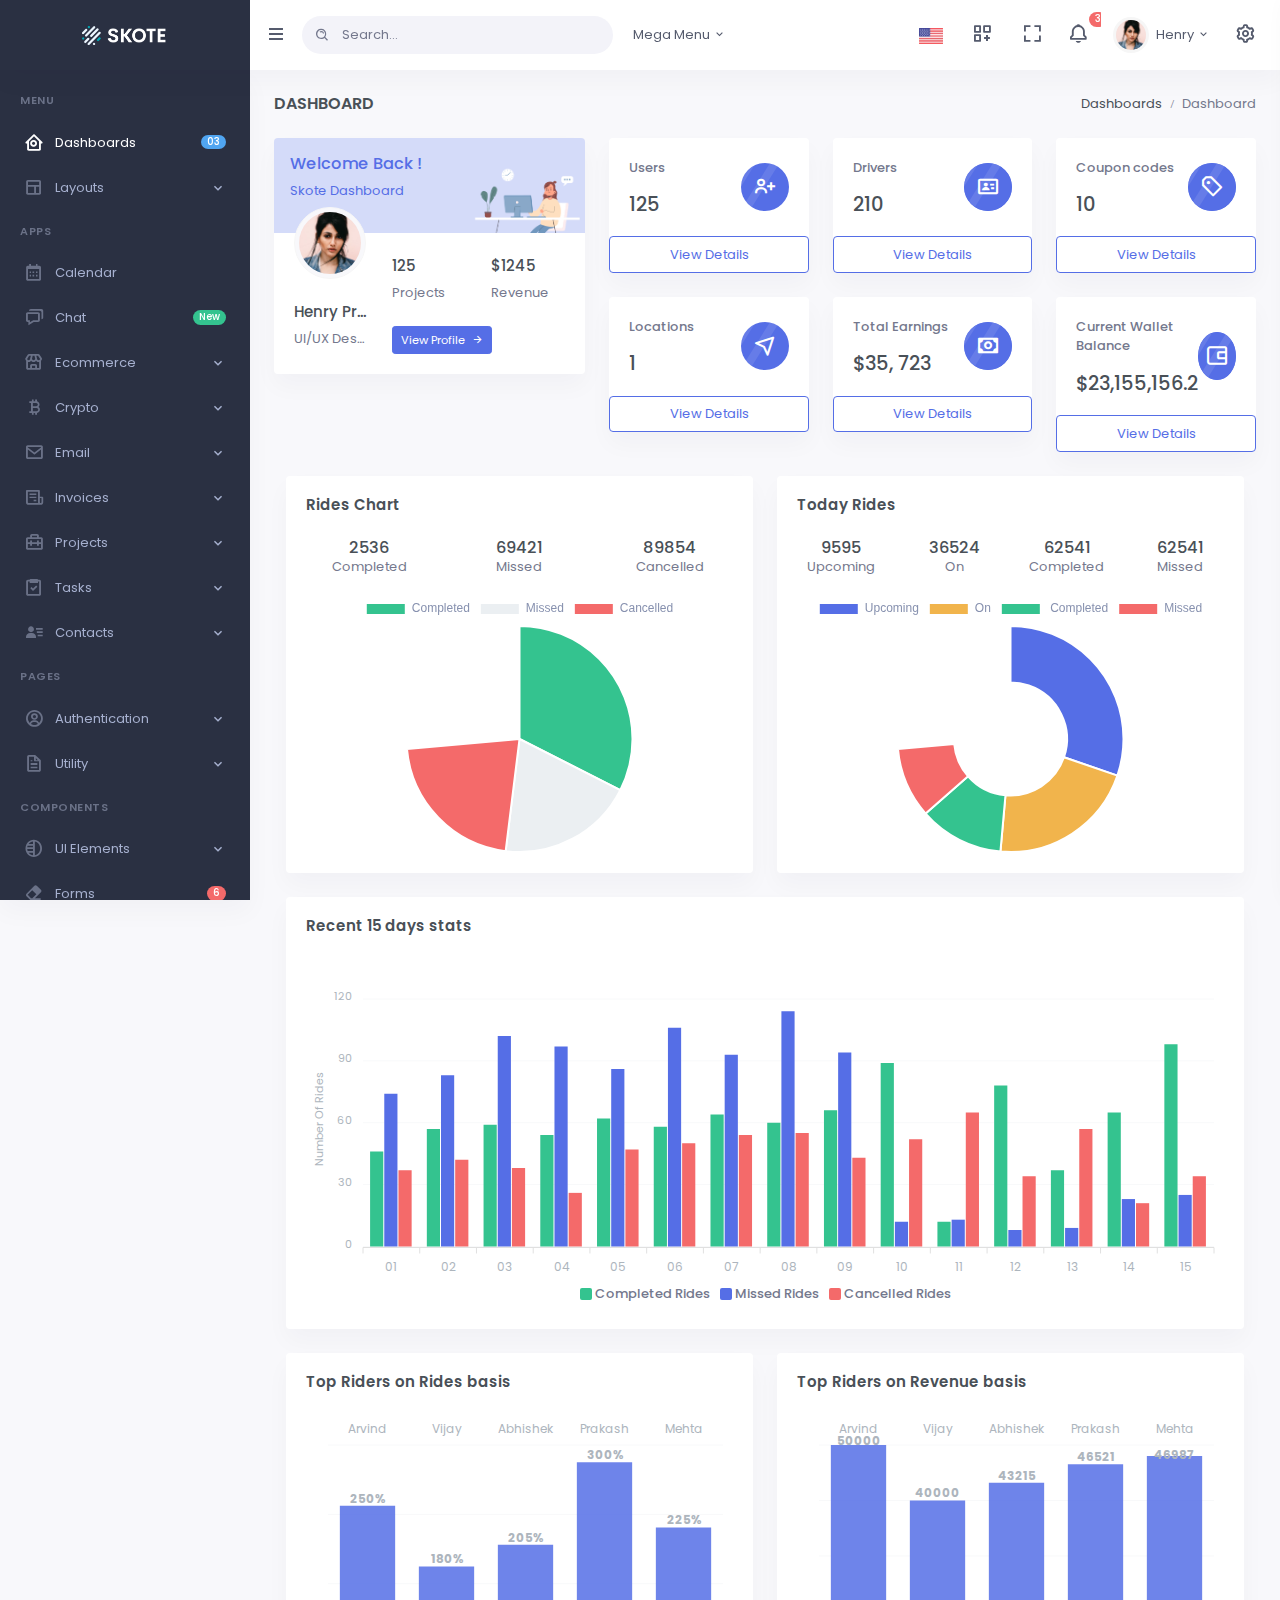
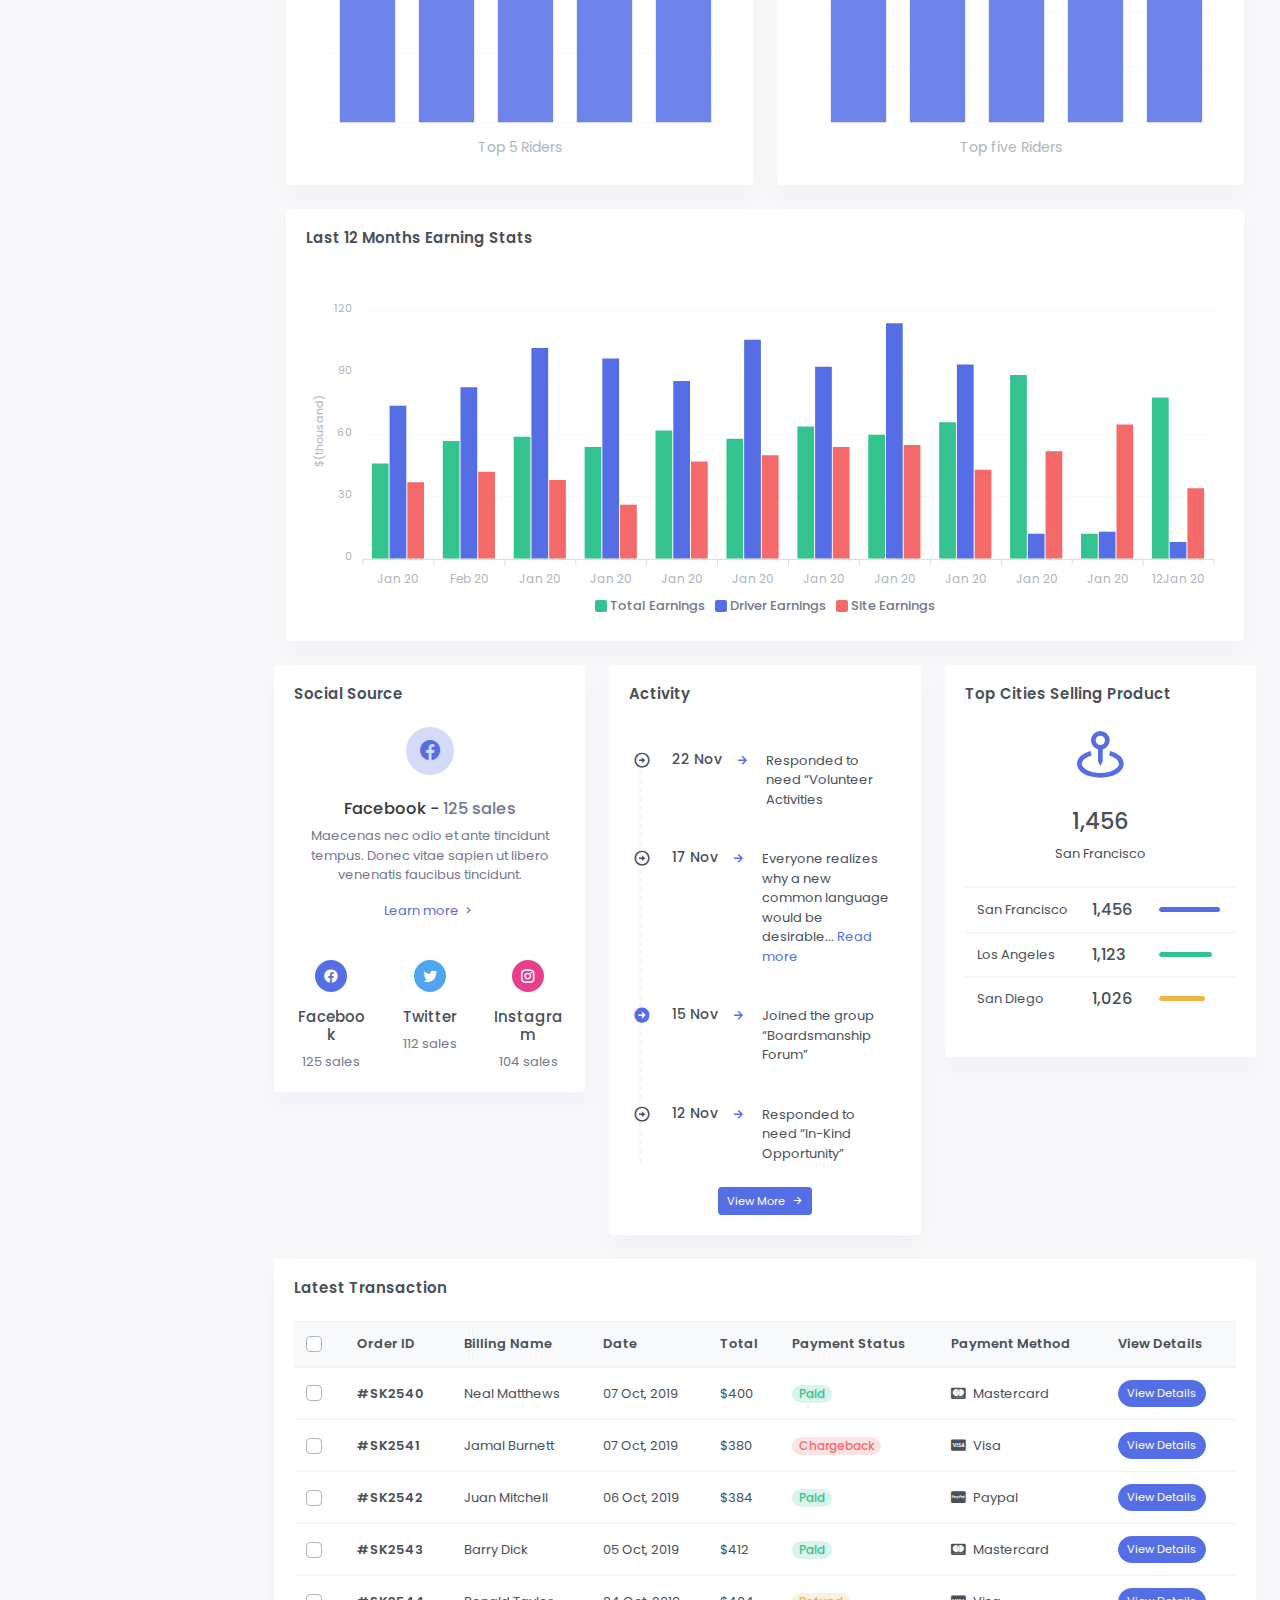
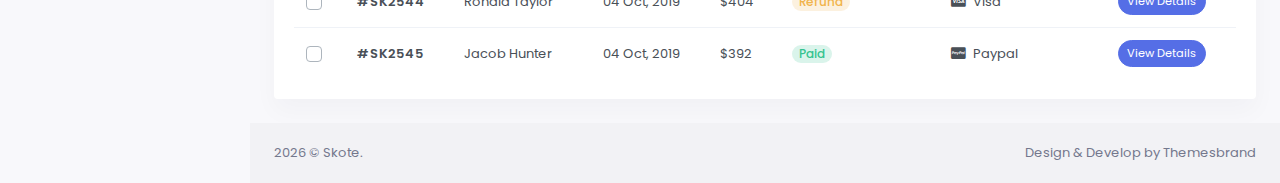
<file: index.html>
<!DOCTYPE html>
<html lang="en">

    
<!-- Mirrored from themesbrand.com/skote/layouts/vertical/index.html by HTTrack Website Copier/3.x [XR&CO'2014], Thu, 14 May 2020 13:06:32 GMT -->
<head>
        
        <meta charset="utf-8" />
        <title>Dashboard | Skote - Responsive Bootstrap 4 Admin Dashboard</title>
        <meta name="viewport" content="width=device-width, initial-scale=1.0">
        <meta content="Premium Multipurpose Admin & Dashboard Template" name="description" />
        <meta content="Themesbrand" name="author" />
        <!-- App favicon -->
        <link rel="shortcut icon" href="assets/images/favicon.ico">

        <!-- Bootstrap Css -->
        <link href="assets/css/bootstrap.min.css" id="bootstrap-style" rel="stylesheet" type="text/css" />
        <!-- Icons Css -->
        <link href="assets/css/icons.min.css" rel="stylesheet" type="text/css" />
        <!-- App Css-->
        <link href="assets/css/app.min.css" id="app-style" rel="stylesheet" type="text/css" />

    </head>

    <body data-sidebar="dark">

        <!-- Begin page -->
        <div id="layout-wrapper">

            <header id="page-topbar">
                <div class="navbar-header">
                    <div class="d-flex">
                        <!-- LOGO -->
                        <div class="navbar-brand-box">
                            <a href="index.html" class="logo logo-dark">
                                <span class="logo-sm">
                                    <img src="assets/images/logo.svg" alt="" height="22">
                                </span>
                                <span class="logo-lg">
                                    <img src="assets/images/logo-dark.png" alt="" height="17">
                                </span>
                            </a>

                            <a href="index.html" class="logo logo-light">
                                <span class="logo-sm">
                                    <img src="assets/images/logo-light.svg" alt="" height="22">
                                </span>
                                <span class="logo-lg">
                                    <img src="assets/images/logo-light.png" alt="" height="19">
                                </span>
                            </a>
                        </div>

                        <button type="button" class="btn btn-sm px-3 font-size-16 header-item waves-effect" id="vertical-menu-btn">
                            <i class="fa fa-fw fa-bars"></i>
                        </button>

                        <!-- App Search-->
                        <form class="app-search d-none d-lg-block">
                            <div class="position-relative">
                                <input type="text" class="form-control" placeholder="Search...">
                                <span class="bx bx-search-alt"></span>
                            </div>
                        </form>

                        <div class="dropdown dropdown-mega d-none d-lg-block ml-2">
                            <button type="button" class="btn header-item waves-effect" data-toggle="dropdown" aria-haspopup="false" aria-expanded="false">
                                Mega Menu
                                <i class="mdi mdi-chevron-down"></i> 
                            </button>
                            <div class="dropdown-menu dropdown-megamenu">
                                <div class="row">
                                    <div class="col-sm-8">
                
                                        <div class="row">
                                            <div class="col-md-4">
                                                <h5 class="font-size-14 mt-0">UI Components</h5>
                                                <ul class="list-unstyled megamenu-list">
                                                    <li>
                                                        <a href="javascript:void(0);">Lightbox</a>
                                                    </li>
                                                    <li>
                                                        <a href="javascript:void(0);">Range Slider</a>
                                                    </li>
                                                    <li>
                                                        <a href="javascript:void(0);">Sweet Alert</a>
                                                    </li>
                                                    <li>
                                                        <a href="javascript:void(0);">Rating</a>
                                                    </li>
                                                    <li>
                                                        <a href="javascript:void(0);">Forms</a>
                                                    </li>
                                                    <li>
                                                        <a href="javascript:void(0);">Tables</a>
                                                    </li>
                                                    <li>
                                                        <a href="javascript:void(0);">Charts</a>
                                                    </li>
                                                </ul>
                                            </div>

                                            <div class="col-md-4">
                                                <h5 class="font-size-14 mt-0">Applications</h5>
                                                <ul class="list-unstyled megamenu-list">
                                                    <li>
                                                        <a href="javascript:void(0);">Ecommerce</a>
                                                    </li>
                                                    <li>
                                                        <a href="javascript:void(0);">Calendar</a>
                                                    </li>
                                                    <li>
                                                        <a href="javascript:void(0);">Email</a>
                                                    </li>
                                                    <li>
                                                        <a href="javascript:void(0);">Projects</a>
                                                    </li>
                                                    <li>
                                                        <a href="javascript:void(0);">Tasks</a>
                                                    </li>
                                                    <li>
                                                        <a href="javascript:void(0);">Contacts</a>
                                                    </li>
                                                </ul>
                                            </div>

                                            <div class="col-md-4">
                                                <h5 class="font-size-14 mt-0">Extra Pages</h5>
                                                <ul class="list-unstyled megamenu-list">
                                                    <li>
                                                        <a href="javascript:void(0);">Light Sidebar</a>
                                                    </li>
                                                    <li>
                                                        <a href="javascript:void(0);">Compact Sidebar</a>
                                                    </li>
                                                    <li>
                                                        <a href="javascript:void(0);">Horizontal layout</a>
                                                    </li>
                                                    <li>
                                                        <a href="javascript:void(0);">Maintenance</a>
                                                    </li>
                                                    <li>
                                                        <a href="javascript:void(0);">Coming Soon</a>
                                                    </li>
                                                    <li>
                                                        <a href="javascript:void(0);">Timeline</a>
                                                    </li>
                                                    <li>
                                                        <a href="javascript:void(0);">FAQs</a>
                                                    </li>
                                        
                                                </ul>
                                            </div>
                                        </div>
                                    </div>
                                    <div class="col-sm-4">
                                        <div class="row">
                                            <div class="col-sm-6">
                                                <h5 class="font-size-14 mt-0">UI Components</h5>
                                                <ul class="list-unstyled megamenu-list">
                                                    <li>
                                                        <a href="javascript:void(0);">Lightbox</a>
                                                    </li>
                                                    <li>
                                                        <a href="javascript:void(0);">Range Slider</a>
                                                    </li>
                                                    <li>
                                                        <a href="javascript:void(0);">Sweet Alert</a>
                                                    </li>
                                                    <li>
                                                        <a href="javascript:void(0);">Rating</a>
                                                    </li>
                                                    <li>
                                                        <a href="javascript:void(0);">Forms</a>
                                                    </li>
                                                    <li>
                                                        <a href="javascript:void(0);">Tables</a>
                                                    </li>
                                                    <li>
                                                        <a href="javascript:void(0);">Charts</a>
                                                    </li>
                                                </ul>
                                            </div>

                                            <div class="col-sm-5">
                                                <div>
                                                    <img src="assets/images/megamenu-img.png" alt="" class="img-fluid mx-auto d-block">
                                                </div>
                                            </div>
                                        </div>
                                    </div>
                                </div>

                            </div>
                        </div>
                    </div>

                    <div class="d-flex">

                        <div class="dropdown d-inline-block d-lg-none ml-2">
                            <button type="button" class="btn header-item noti-icon waves-effect" id="page-header-search-dropdown"
                                data-toggle="dropdown" aria-haspopup="true" aria-expanded="false">
                                <i class="mdi mdi-magnify"></i>
                            </button>
                            <div class="dropdown-menu dropdown-menu-lg dropdown-menu-right p-0"
                                aria-labelledby="page-header-search-dropdown">
                    
                                <form class="p-3">
                                    <div class="form-group m-0">
                                        <div class="input-group">
                                            <input type="text" class="form-control" placeholder="Search ..." aria-label="Recipient's username">
                                            <div class="input-group-append">
                                                <button class="btn btn-primary" type="submit"><i class="mdi mdi-magnify"></i></button>
                                            </div>
                                        </div>
                                    </div>
                                </form>
                            </div>
                        </div>

                        <div class="dropdown d-inline-block">
                            <button type="button" class="btn header-item waves-effect"
                                data-toggle="dropdown" aria-haspopup="true" aria-expanded="false">
                                <img class="" src="assets/images/flags/us.jpg" alt="Header Language" height="16">
                            </button>
                            <div class="dropdown-menu dropdown-menu-right">
                    
                                <!-- item-->
                                <a href="javascript:void(0);" class="dropdown-item notify-item">
                                    <img src="assets/images/flags/spain.jpg" alt="user-image" class="mr-1" height="12"> <span class="align-middle">Spanish</span>
                                </a>

                                <!-- item-->
                                <a href="javascript:void(0);" class="dropdown-item notify-item">
                                    <img src="assets/images/flags/germany.jpg" alt="user-image" class="mr-1" height="12"> <span class="align-middle">German</span>
                                </a>

                                <!-- item-->
                                <a href="javascript:void(0);" class="dropdown-item notify-item">
                                    <img src="assets/images/flags/italy.jpg" alt="user-image" class="mr-1" height="12"> <span class="align-middle">Italian</span>
                                </a>

                                <!-- item-->
                                <a href="javascript:void(0);" class="dropdown-item notify-item">
                                    <img src="assets/images/flags/russia.jpg" alt="user-image" class="mr-1" height="12"> <span class="align-middle">Russian</span>
                                </a>
                            </div>
                        </div>

                        <div class="dropdown d-none d-lg-inline-block ml-1">
                            <button type="button" class="btn header-item noti-icon waves-effect"
                                data-toggle="dropdown" aria-haspopup="true" aria-expanded="false">
                                <i class="bx bx-customize"></i>
                            </button>
                            <div class="dropdown-menu dropdown-menu-lg dropdown-menu-right">
                                <div class="px-lg-2">
                                    <div class="row no-gutters">
                                        <div class="col">
                                            <a class="dropdown-icon-item" href="#">
                                                <img src="assets/images/brands/github.png" alt="Github">
                                                <span>GitHub</span>
                                            </a>
                                        </div>
                                        <div class="col">
                                            <a class="dropdown-icon-item" href="#">
                                                <img src="assets/images/brands/bitbucket.png" alt="bitbucket">
                                                <span>Bitbucket</span>
                                            </a>
                                        </div>
                                        <div class="col">
                                            <a class="dropdown-icon-item" href="#">
                                                <img src="assets/images/brands/dribbble.png" alt="dribbble">
                                                <span>Dribbble</span>
                                            </a>
                                        </div>
                                    </div>

                                    <div class="row no-gutters">
                                        <div class="col">
                                            <a class="dropdown-icon-item" href="#">
                                                <img src="assets/images/brands/dropbox.png" alt="dropbox">
                                                <span>Dropbox</span>
                                            </a>
                                        </div>
                                        <div class="col">
                                            <a class="dropdown-icon-item" href="#">
                                                <img src="assets/images/brands/mail_chimp.png" alt="mail_chimp">
                                                <span>Mail Chimp</span>
                                            </a>
                                        </div>
                                        <div class="col">
                                            <a class="dropdown-icon-item" href="#">
                                                <img src="assets/images/brands/slack.png" alt="slack">
                                                <span>Slack</span>
                                            </a>
                                        </div>
                                    </div>
                                </div>
                            </div>
                        </div>

                        <div class="dropdown d-none d-lg-inline-block ml-1">
                            <button type="button" class="btn header-item noti-icon waves-effect" data-toggle="fullscreen">
                                <i class="bx bx-fullscreen"></i>
                            </button>
                        </div>

                        <div class="dropdown d-inline-block">
                            <button type="button" class="btn header-item noti-icon waves-effect" id="page-header-notifications-dropdown"
                                data-toggle="dropdown" aria-haspopup="true" aria-expanded="false">
                                <i class="bx bx-bell bx-tada"></i>
                                <span class="badge badge-danger badge-pill">3</span>
                            </button>
                            <div class="dropdown-menu dropdown-menu-lg dropdown-menu-right p-0"
                                aria-labelledby="page-header-notifications-dropdown">
                                <div class="p-3">
                                    <div class="row align-items-center">
                                        <div class="col">
                                            <h6 class="m-0"> Notifications </h6>
                                        </div>
                                        <div class="col-auto">
                                            <a href="#!" class="small"> View All</a>
                                        </div>
                                    </div>
                                </div>
                                <div data-simplebar style="max-height: 230px;">
                                    <a href="#" class="text-reset notification-item">
                                        <div class="media">
                                            <div class="avatar-xs mr-3">
                                                <span class="avatar-title bg-primary rounded-circle font-size-16">
                                                    <i class="bx bx-cart"></i>
                                                </span>
                                            </div>
                                            <div class="media-body">
                                                <h6 class="mt-0 mb-1">Your order is placed</h6>
                                                <div class="font-size-12 text-muted">
                                                    <p class="mb-1">If several languages coalesce the grammar</p>
                                                    <p class="mb-0"><i class="mdi mdi-clock-outline"></i> 3 min ago</p>
                                                </div>
                                            </div>
                                        </div>
                                    </a>
                                    <a href="#" class="text-reset notification-item">
                                        <div class="media">
                                            <img src="assets/images/users/avatar-3.jpg"
                                                class="mr-3 rounded-circle avatar-xs" alt="user-pic">
                                            <div class="media-body">
                                                <h6 class="mt-0 mb-1">James Lemire</h6>
                                                <div class="font-size-12 text-muted">
                                                    <p class="mb-1">It will seem like simplified English.</p>
                                                    <p class="mb-0"><i class="mdi mdi-clock-outline"></i> 1 hours ago</p>
                                                </div>
                                            </div>
                                        </div>
                                    </a>
                                    <a href="#" class="text-reset notification-item">
                                        <div class="media">
                                            <div class="avatar-xs mr-3">
                                                <span class="avatar-title bg-success rounded-circle font-size-16">
                                                    <i class="bx bx-badge-check"></i>
                                                </span>
                                            </div>
                                            <div class="media-body">
                                                <h6 class="mt-0 mb-1">Your item is shipped</h6>
                                                <div class="font-size-12 text-muted">
                                                    <p class="mb-1">If several languages coalesce the grammar</p>
                                                    <p class="mb-0"><i class="mdi mdi-clock-outline"></i> 3 min ago</p>
                                                </div>
                                            </div>
                                        </div>
                                    </a>

                                    <a href="#" class="text-reset notification-item">
                                        <div class="media">
                                            <img src="assets/images/users/avatar-4.jpg"
                                                class="mr-3 rounded-circle avatar-xs" alt="user-pic">
                                            <div class="media-body">
                                                <h6 class="mt-0 mb-1">Salena Layfield</h6>
                                                <div class="font-size-12 text-muted">
                                                    <p class="mb-1">As a skeptical Cambridge friend of mine occidental.</p>
                                                    <p class="mb-0"><i class="mdi mdi-clock-outline"></i> 1 hours ago</p>
                                                </div>
                                            </div>
                                        </div>
                                    </a>
                                </div>
                                <div class="p-2 border-top">
                                    <a class="btn btn-sm btn-link font-size-14 btn-block text-center" href="javascript:void(0)">
                                        <i class="mdi mdi-arrow-right-circle mr-1"></i> View More..
                                    </a>
                                </div>
                            </div>
                        </div>

                        <div class="dropdown d-inline-block">
                            <button type="button" class="btn header-item waves-effect" id="page-header-user-dropdown"
                                data-toggle="dropdown" aria-haspopup="true" aria-expanded="false">
                                <img class="rounded-circle header-profile-user" src="assets/images/users/avatar-1.jpg"
                                    alt="Header Avatar">
                                <span class="d-none d-xl-inline-block ml-1">Henry</span>
                                <i class="mdi mdi-chevron-down d-none d-xl-inline-block"></i>
                            </button>
                            <div class="dropdown-menu dropdown-menu-right">
                                <!-- item-->
                                <a class="dropdown-item" href="#"><i class="bx bx-user font-size-16 align-middle mr-1"></i> Profile</a>
                                <a class="dropdown-item" href="#"><i class="bx bx-wallet font-size-16 align-middle mr-1"></i> My Wallet</a>
                                <a class="dropdown-item d-block" href="#"><span class="badge badge-success float-right">11</span><i class="bx bx-wrench font-size-16 align-middle mr-1"></i> Settings</a>
                                <a class="dropdown-item" href="#"><i class="bx bx-lock-open font-size-16 align-middle mr-1"></i> Lock screen</a>
                                <div class="dropdown-divider"></div>
                                <a class="dropdown-item text-danger" href="#"><i class="bx bx-power-off font-size-16 align-middle mr-1 text-danger"></i> Logout</a>
                            </div>
                        </div>

                        <div class="dropdown d-inline-block">
                            <button type="button" class="btn header-item noti-icon right-bar-toggle waves-effect">
                                <i class="bx bx-cog bx-spin"></i>
                            </button>
                        </div>
            
                    </div>
                </div>
            </header> <!-- ========== Left Sidebar Start ========== -->
<div class="vertical-menu">

    <div data-simplebar class="h-100">

        <!--- Sidemenu -->
        <div id="sidebar-menu">
            <!-- Left Menu Start -->
            <ul class="metismenu list-unstyled" id="side-menu">
                <li class="menu-title">Menu</li>

                <li>
                    <a href="" class="waves-effect">
                        <i class="bx bx-home-circle"></i><span class="badge badge-pill badge-info float-right">03</span>
                        <span>Dashboards</span>
                    </a>
                    <!-- <ul class="sub-menu" aria-expanded="false">
                        <li><a href="index.html">Default</a></li>
                        <li><a href="dashboard-saas.html">Saas</a></li>
                        <li><a href="dashboard-crypto.html">Crypto</a></li>
                    </ul> -->
                </li>

                <li>
                    <a href="javascript: void(0);" class="has-arrow waves-effect">
                        <i class="bx bx-layout"></i>
                        <span>Layouts</span>
                    </a>
                    <ul class="sub-menu" aria-expanded="false">
                        <li><a href="layouts-horizontal.html">Horizontal</a></li>
                        <li><a href="layouts-light-sidebar.html">Light Sidebar</a></li>
                        <li><a href="layouts-compact-sidebar.html">Compact Sidebar</a></li>
                        <li><a href="layouts-icon-sidebar.html">Icon Sidebar</a></li>
                        <li><a href="layouts-boxed.html">Boxed Width</a></li>
                        <li><a href="layouts-preloader.html">Preloader</a></li>
                        <li><a href="layouts-colored-sidebar.html">Colored Sidebar</a></li>
                    </ul>
                </li>

                <li class="menu-title">Apps</li>

                <li>
                    <a href="calendar.html" class=" waves-effect">
                        <i class="bx bx-calendar"></i>
                        <span>Calendar</span>
                    </a>
                </li>

                <li>
                    <a href="chat.html" class=" waves-effect">
                        <i class="bx bx-chat"></i>
                        <span class="badge badge-pill badge-success float-right">New</span>
                        <span>Chat</span>
                    </a>
                </li>

                <li>
                    <a href="javascript: void(0);" class="has-arrow waves-effect">
                        <i class="bx bx-store"></i>
                        <span>Ecommerce</span>
                    </a>
                    <ul class="sub-menu" aria-expanded="false">
                        <li><a href="ecommerce-products.html">Products</a></li>
                        <li><a href="ecommerce-product-detail.html">Product Detail</a></li>
                        <li><a href="ecommerce-orders.html">Orders</a></li>
                        <li><a href="ecommerce-customers.html">Customers</a></li>
                        <li><a href="ecommerce-cart.html">Cart</a></li>
                        <li><a href="ecommerce-checkout.html">Checkout</a></li>
                        <li><a href="ecommerce-shops.html">Shops</a></li>
                        <li><a href="ecommerce-add-product.html">Add Product</a></li>
                    </ul>
                </li>

                <li>
                    <a href="javascript: void(0);" class="has-arrow waves-effect">
                        <i class="bx bx-bitcoin"></i>
                        <span>Crypto</span>
                    </a>
                    <ul class="sub-menu" aria-expanded="false">
                        <li><a href="crypto-wallet.html">Wallet</a></li>
                        <li><a href="crypto-buy-sell.html">Buy/Sell</a></li>
                        <li><a href="crypto-exchange.html">Exchange</a></li>
                        <li><a href="crypto-lending.html">Lending</a></li>
                        <li><a href="crypto-orders.html">Orders</a></li>
                        <li><a href="crypto-kyc-application.html">KYC Application</a></li>
                        <li><a href="crypto-ico-landing.html">ICO Landing</a></li>
                    </ul>
                </li>

                <li>
                    <a href="javascript: void(0);" class="has-arrow waves-effect">
                        <i class="bx bx-envelope"></i>
                        <span>Email</span>
                    </a>
                    <ul class="sub-menu" aria-expanded="false">
                        <li><a href="email-inbox.html">Inbox</a></li>
                        <li><a href="email-read.html">Read Email</a></li>
                    </ul>
                </li>

                <li>
                    <a href="javascript: void(0);" class="has-arrow waves-effect">
                        <i class="bx bx-receipt"></i>
                        <span>Invoices</span>
                    </a>
                    <ul class="sub-menu" aria-expanded="false">
                        <li><a href="invoices-list.html">Invoice List</a></li>
                        <li><a href="invoices-detail.html">Invoice Detail</a></li>
                    </ul>
                </li>

                <li>
                    <a href="javascript: void(0);" class="has-arrow waves-effect">
                        <i class="bx bx-briefcase-alt-2"></i>
                        <span>Projects</span>
                    </a>
                    <ul class="sub-menu" aria-expanded="false">
                        <li><a href="projects-grid.html">Projects Grid</a></li>
                        <li><a href="projects-list.html">Projects List</a></li>
                        <li><a href="projects-overview.html">Project Overview</a></li>
                        <li><a href="projects-create.html">Create New</a></li>
                    </ul>
                </li>

                <li>
                    <a href="javascript: void(0);" class="has-arrow waves-effect">
                        <i class="bx bx-task"></i>
                        <span>Tasks</span>
                    </a>
                    <ul class="sub-menu" aria-expanded="false">
                        <li><a href="tasks-list.html">Task List</a></li>
                        <li><a href="tasks-kanban.html">Kanban Board</a></li>
                        <li><a href="tasks-create.html">Create Task</a></li>
                    </ul>
                </li>

                <li>
                    <a href="javascript: void(0);" class="has-arrow waves-effect">
                        <i class="bx bxs-user-detail"></i>
                        <span>Contacts</span>
                    </a>
                    <ul class="sub-menu" aria-expanded="false">
                        <li><a href="contacts-grid.html">User Grid</a></li>
                        <li><a href="contacts-list.html">User List</a></li>
                        <li><a href="contacts-profile.html">Profile</a></li>
                    </ul>
                </li>

                <li class="menu-title">Pages</li>

                <li>
                    <a href="javascript: void(0);" class="has-arrow waves-effect">
                        <i class="bx bx-user-circle"></i>
                        <span>Authentication</span>
                    </a>
                    <ul class="sub-menu" aria-expanded="false">
                        <li><a href="auth-login.html">Login</a></li>
                        <li><a href="auth-register.html">Register</a></li>
                        <li><a href="auth-recoverpw.html">Recover Password</a></li>
                        <li><a href="auth-lock-screen.html">Lock Screen</a></li>
                    </ul>
                </li>

                <li>
                    <a href="javascript: void(0);" class="has-arrow waves-effect">
                        <i class="bx bx-file"></i>
                        <span>Utility</span>
                    </a>
                    <ul class="sub-menu" aria-expanded="false">
                        <li><a href="pages-starter.html">Starter Page</a></li>
                        <li><a href="pages-maintenance.html">Maintenance</a></li>
                        <li><a href="pages-comingsoon.html">Coming Soon</a></li>
                        <li><a href="pages-timeline.html">Timeline</a></li>
                        <li><a href="pages-faqs.html">FAQs</a></li>
                        <li><a href="pages-pricing.html">Pricing</a></li>
                        <li><a href="pages-404.html">Error 404</a></li>
                        <li><a href="pages-500.html">Error 500</a></li>
                    </ul>
                </li>

                <li class="menu-title">Components</li>

                <li>
                    <a href="javascript: void(0);" class="has-arrow waves-effect">
                        <i class="bx bx-tone"></i>
                        <span>UI Elements</span>
                    </a>
                    <ul class="sub-menu" aria-expanded="false">
                        <li><a href="ui-alerts.html">Alerts</a></li>
                        <li><a href="ui-buttons.html">Buttons</a></li>
                        <li><a href="ui-cards.html">Cards</a></li>
                        <li><a href="ui-carousel.html">Carousel</a></li>
                        <li><a href="ui-dropdowns.html">Dropdowns</a></li>
                        <li><a href="ui-grid.html">Grid</a></li>
                        <li><a href="ui-images.html">Images</a></li>
                        <li><a href="ui-lightbox.html">Lightbox</a></li>
                        <li><a href="ui-modals.html">Modals</a></li>
                        <li><a href="ui-rangeslider.html">Range Slider</a></li>
                        <li><a href="ui-session-timeout.html">Session Timeout</a></li>
                        <li><a href="ui-progressbars.html">Progress Bars</a></li>
                        <li><a href="ui-sweet-alert.html">Sweet-Alert</a></li>
                        <li><a href="ui-tabs-accordions.html">Tabs & Accordions</a></li>
                        <li><a href="ui-typography.html">Typography</a></li>
                        <li><a href="ui-video.html">Video</a></li>
                        <li><a href="ui-general.html">General</a></li>
                        <li><a href="ui-colors.html">Colors</a></li>
                        <li><a href="ui-rating.html">Rating</a></li>
                        <li><a href="ui-notifications.html">Notifications</a></li>
                        <li><a href="ui-image-cropper.html">Image Cropper</a></li>
                    </ul>
                </li>

                <li>
                    <a href="javascript: void(0);" class="waves-effect">
                        <i class="bx bxs-eraser"></i>
                        <span class="badge badge-pill badge-danger float-right">6</span>
                        <span>Forms</span>
                    </a>
                    <ul class="sub-menu" aria-expanded="false">
                        <li><a href="form-elements.html">Form Elements</a></li>
                        <li><a href="form-validation.html">Form Validation</a></li>
                        <li><a href="form-advanced.html">Form Advanced</a></li>
                        <li><a href="form-editors.html">Form Editors</a></li>
                        <li><a href="form-uploads.html">Form File Upload</a></li>
                        <li><a href="form-xeditable.html">Form Xeditable</a></li>
                        <li><a href="form-repeater.html">Form Repeater</a></li>
                        <li><a href="form-wizard.html">Form Wizard</a></li>
                        <li><a href="form-mask.html">Form Mask</a></li>
                    </ul>
                </li>

                <li>
                    <a href="javascript: void(0);" class="has-arrow waves-effect">
                        <i class="bx bx-list-ul"></i>
                        <span>Tables</span>
                    </a>
                    <ul class="sub-menu" aria-expanded="false">
                        <li><a href="tables-basic.html">Basic Tables</a></li>
                        <li><a href="tables-datatable.html">Data Tables</a></li>
                        <li><a href="tables-responsive.html">Responsive Table</a></li>
                        <li><a href="tables-editable.html">Editable Table</a></li>
                    </ul>
                </li>

                <li>
                    <a href="javascript: void(0);" class="has-arrow waves-effect">
                        <i class="bx bxs-bar-chart-alt-2"></i>
                        <span>Charts</span>
                    </a>
                    <ul class="sub-menu" aria-expanded="false">
                        <li><a href="charts-apex.html">Apex Charts</a></li>
                        <li><a href="charts-echart.html">E Charts</a></li>
                        <li><a href="charts-chartjs.html">Chartjs Chart</a></li>
                        <li><a href="charts-flot.html">Flot Chart</a></li>
                        <li><a href="charts-tui.html">Toast UI Chart</a></li>
                        <li><a href="charts-knob.html">Jquery Knob Chart</a></li>
                        <li><a href="charts-sparkline.html">Sparkline Chart</a></li>
                    </ul>
                </li>

                <li>
                    <a href="javascript: void(0);" class="has-arrow waves-effect">
                        <i class="bx bx-aperture"></i>
                        <span>Icons</span>
                    </a>
                    <ul class="sub-menu" aria-expanded="false">
                        <li><a href="icons-boxicons.html">Boxicons</a></li>
                        <li><a href="icons-materialdesign.html">Material Design</a></li>
                        <li><a href="icons-dripicons.html">Dripicons</a></li>
                        <li><a href="icons-fontawesome.html">Font awesome</a></li>
                    </ul>
                </li>

                <li>
                    <a href="javascript: void(0);" class="has-arrow waves-effect">
                        <i class="bx bx-map"></i>
                        <span>Maps</span>
                    </a>
                    <ul class="sub-menu" aria-expanded="false">
                        <li><a href="maps-google.html">Google Maps</a></li>
                        <li><a href="maps-vector.html">Vector Maps</a></li>
                        <li><a href="maps-leaflet.html">Leaflet Maps</a></li>
                    </ul>
                </li>

                <li>
                    <a href="javascript: void(0);" class="has-arrow waves-effect">
                        <i class="bx bx-share-alt"></i>
                        <span>Multi Level</span>
                    </a>
                    <ul class="sub-menu" aria-expanded="true">
                        <li><a href="javascript: void(0);">Level 1.1</a></li>
                        <li><a href="javascript: void(0);" class="has-arrow">Level 1.2</a>
                            <ul class="sub-menu" aria-expanded="true">
                                <li><a href="javascript: void(0);">Level 2.1</a></li>
                                <li><a href="javascript: void(0);">Level 2.2</a></li>
                            </ul>
                        </li>
                    </ul>
                </li>

            </ul>
        </div>
        <!-- Sidebar -->
    </div>
</div>
<!-- Left Sidebar End -->

            <!-- ============================================================== -->
            <!-- Start right Content here -->
            <!-- ============================================================== -->
            <div class="main-content">

                <div class="page-content">
                    <div class="container-fluid">

                        <!-- start page title -->
                        <div class="row">
                            <div class="col-12">
                                <div class="page-title-box d-flex align-items-center justify-content-between">
                                    <h4 class="mb-0 font-size-18">Dashboard</h4>

                                    <div class="page-title-right">
                                        <ol class="breadcrumb m-0">
                                            <li class="breadcrumb-item"><a href="javascript: void(0);">Dashboards</a></li>
                                            <li class="breadcrumb-item active">Dashboard</li>
                                        </ol>
                                    </div>

                                </div>
                            </div>
                        </div>
                        <!-- end page title -->

                        <div class="row">
                            <div class="col-xl-4">
                                <div class="card overflow-hidden">
                                    <div class="bg-soft-primary">
                                        <div class="row">
                                            <div class="col-7">
                                                <div class="text-primary p-3">
                                                    <h5 class="text-primary">Welcome Back !</h5>
                                                    <p>Skote Dashboard</p>
                                                </div>
                                            </div>
                                            <div class="col-5 align-self-end">
                                                <img src="assets/images/profile-img.png" alt="" class="img-fluid">
                                            </div>
                                        </div>
                                    </div>
                                    <div class="card-body pt-0">
                                        <div class="row">
                                            <div class="col-sm-4">
                                                <div class="avatar-md profile-user-wid mb-4">
                                                    <img src="assets/images/users/avatar-1.jpg" alt="" class="img-thumbnail rounded-circle">
                                                </div>
                                                <h5 class="font-size-15 text-truncate">Henry Price</h5>
                                                <p class="text-muted mb-0 text-truncate">UI/UX Designer</p>
                                            </div>

                                            <div class="col-sm-8">
                                                <div class="pt-4">

                                                    <div class="row">
                                                        <div class="col-6">
                                                            <h5 class="font-size-15">125</h5>
                                                            <p class="text-muted mb-0">Projects</p>
                                                        </div>
                                                        <div class="col-6">
                                                            <h5 class="font-size-15">$1245</h5>
                                                            <p class="text-muted mb-0">Revenue</p>
                                                        </div>
                                                    </div>
                                                    <div class="mt-4">
                                                        <a href="#" class="btn btn-primary waves-effect waves-light btn-sm">View Profile <i class="mdi mdi-arrow-right ml-1"></i></a>
                                                    </div>
                                                </div>
                                            </div>
                                        </div>
                                    </div>
                                </div>
                                <!-- <div class="card">
                                    <div class="card-body">
                                        <h4 class="card-title mb-4">Monthly Earning</h4>
                                        <div class="row">
                                            <div class="col-sm-6">
                                                <p class="text-muted">This month</p>
                                                <h3>$34,252</h3>
                                                <p class="text-muted"><span class="text-success mr-2"> 12% <i class="mdi mdi-arrow-up"></i> </span> From previous period</p>

                                                <div class="mt-4">
                                                    <a href="#" class="btn btn-primary waves-effect waves-light btn-sm">View More <i class="mdi mdi-arrow-right ml-1"></i></a>
                                                </div>
                                            </div>
                                            <div class="col-sm-6">
                                                <div class="mt-4 mt-sm-0">
                                                    <div id="radialBar-chart" class="apex-charts"></div>
                                                </div>
                                            </div>
                                        </div>
                                        <p class="text-muted mb-0">We craft digital, graphic and dimensional thinking.</p>
                                    </div>
                                </div> -->
                            </div>
                            <div class="col-xl-8">
                                <div class="row">
                                    <div class="col-md-4">
                                        <div class="card mini-stats-wid">
                                            <div class="card-body">
                                                <div class="media">
                                                    <div class="media-body">
                                                        <p class="text-muted font-weight-medium">Users</p>
                                                        <h4 class="mb-0">125</h4>
                                                    </div>
                                                    
                                                    <div class="mini-stat-icon avatar-sm rounded-circle bg-primary align-self-center">
                                                        <span class="avatar-title">
                                                            <i class="bx bx-user-plus font-size-24"></i>
                                                        </span>
                                                    </div>
                                                </div>
                                                
                                            </div>
                                            <button type="button" class="btn btn-outline-primary waves-effect waves-light">View Details</button>
                                        </div>
                                    </div>
                                    <div class="col-md-4">
                                        <div class="card mini-stats-wid">
                                            <div class="card-body">
                                                <div class="media">
                                                    <div class="media-body">
                                                        <p class="text-muted font-weight-medium">Drivers</p>
                                                        <h4 class="mb-0">210</h4>
                                                    </div>

                                                    <div class="avatar-sm rounded-circle bg-primary align-self-center mini-stat-icon">
                                                        <span class="avatar-title rounded-circle bg-primary">
                                                            <i class="bx bx-id-card font-size-24"></i> </i>
                                                        </span>
                                                    </div>
                                                </div>
                                            </div>
                                            <button type="button" class="btn btn-outline-primary waves-effect waves-light">View Details</button>
                                        </div>
                                    </div>
                                    <div class="col-md-4">
                                        <div class="card mini-stats-wid">
                                            <div class="card-body">
                                                <div class="media">
                                                    <div class="media-body">
                                                        <p class="text-muted font-weight-medium">Coupon codes</p>
                                                        <h4 class="mb-0">10</h4>
                                                    </div>

                                                    <div class="avatar-sm rounded-circle bg-primary align-self-center mini-stat-icon">
                                                        <span class="avatar-title rounded-circle bg-primary">
                                                            <i class="bx bx-purchase-tag-alt font-size-24"></i>
                                                        </span>
                                                    </div>
                                                </div>
                                            </div>
                                            <button type="button" class="btn btn-outline-primary waves-effect waves-light"> View Details</button>
                                        </div>
                                        
                                    </div>
                                </div>
                                <div class="row">
                                    <div class="col-md-4">
                                        <div class="card mini-stats-wid">
                                            <div class="card-body">
                                                <div class="media">
                                                    <div class="media-body">
                                                        <p class="text-muted font-weight-medium">Locations</p>
                                                        <h4 class="mb-0">1</h4>
                                                    </div>

                                                    <div class="mini-stat-icon avatar-sm rounded-circle bg-primary align-self-center">
                                                        <span class="avatar-title">
                                                            <i class="bx bx-navigation font-size-24"></i>
                                                        </span>
                                                    </div>
                                                </div>
                                            </div>
                                            <button type="button" class="btn btn-outline-primary waves-effect waves-light"> View Details</button>
                                        </div>
                                    </div>
                                    <div class="col-md-4">
                                        <div class="card mini-stats-wid">
                                            <div class="card-body">
                                                <div class="media">
                                                    <div class="media-body">
                                                        <p class="text-muted font-weight-medium">Total Earnings</p>
                                                        <h4 class="mb-0">$35, 723</h4>
                                                    </div>

                                                    <div class="avatar-sm rounded-circle bg-primary align-self-center mini-stat-icon">
                                                        <span class="avatar-title rounded-circle bg-primary">
                                                            <i class="bx bx-money font-size-24"></i>
                                                        </span>
                                                    </div>
                                                </div>
                                            </div>
                                            <button type="button" class="btn btn-outline-primary waves-effect waves-light"> View Details</button>
                                        </div>
                                    </div>
                                    <div class="col-md-4">
                                        <div class="card mini-stats-wid">
                                            <div class="card-body">
                                                <div class="media">
                                                    <div class="media-body">
                                                        <p class="text-muted font-weight-medium">Current Wallet Balance</p>
                                                        <h4 class="mb-0">$23,155,156.2</h4>
                                                    </div>

                                                    <div class="avatar-sm rounded-circle bg-primary align-self-center mini-stat-icon">
                                                        <span class="avatar-title rounded-circle bg-primary">
                                                            <i class="bx bx-wallet-alt font-size-24"></i>
                                                        </span>
                                                    </div>
                                                </div>
                                            </div>
                                            <button type="button" class="btn btn-outline-primary waves-effect waves-light"> View Details</button>
                                        </div>
                                    </div>
                                </div>
                                <!-- end row -->
           
                                
                                    <div class="card-body" style="display: none;">
                                        <h4 class="card-title mb-4 float-sm-left">Email Sent</h4>
                                        <div class="float-sm-right">
                                            <ul class="nav nav-pills">
                                                <li class="nav-item">
                                                    <a class="nav-link" href="#">Week</a>
                                                </li>
                                                <li class="nav-item">
                                                    <a class="nav-link" href="#">Month</a>
                                                </li>
                                                <li class="nav-item">
                                                    <a class="nav-link active" href="#">Year</a>
                                                </li>
                                            </ul>
                                        </div>
                                        <div class="clearfix"></div>
                                        <div id="stacked-column-chart" class="apex-charts" dir="ltr"></div>
                                    </div>
                                </div>
                    </div>

                    <!-- ///////////chartjs//////////////////////////////// -->
                    <div class="container-fluid">

                        <!-- start page title -->
                        <div class="row" style="display: none;">
                            <div class="col-12">
                                <div class="page-title-box d-flex align-items-center justify-content-between">
                                    <h4 class="mb-0 font-size-18">Chartjs charts</h4>

                                    <div class="page-title-right">
                                        <ol class="breadcrumb m-0">
                                            <li class="breadcrumb-item"><a href="javascript: void(0);">Charts</a></li>
                                            <li class="breadcrumb-item active">Chartjs charts</li>
                                        </ol>
                                    </div>

                                </div>
                            </div>
                        </div>
                        <!-- end page title -->

                        <div class="row" style="display: none;">
                            <div class="col-lg-6">
                                <div class="card">
                                    <div class="card-body">
        
                                        <h4 class="card-title mb-4">Line Chart</h4>
        
                                        <div class="row text-center">
                                            <div class="col-4">
                                                <h5 class="mb-0">86541</h5>
                                                <p class="text-muted text-truncate">Activated</p>
                                            </div>
                                            <div class="col-4">
                                                <h5 class="mb-0">2541</h5>
                                                <p class="text-muted text-truncate">Pending</p>
                                            </div>
                                            <div class="col-4">
                                                <h5 class="mb-0">102030</h5>
                                                <p class="text-muted text-truncate">Deactivated</p>
                                            </div>
                                        </div>
        
                                        <canvas id="lineChart" height="300"></canvas>
        
                                    </div>
                                </div>
                            </div> <!-- end col -->
        
                            <div class="col-lg-6">
                                <div class="card">
                                    <div class="card-body">
        
                                        <h4 class="card-title mb-4">Bar Chart</h4>

                                        <div class="row text-center">
                                            <div class="col-4">
                                                <h5 class="mb-0">2541</h5>
                                                <p class="text-muted text-truncate">Activated</p>
                                            </div>
                                            <div class="col-4">
                                                <h5 class="mb-0">84845</h5>
                                                <p class="text-muted text-truncate">Pending</p>
                                            </div>
                                            <div class="col-4">
                                                <h5 class="mb-0">12001</h5>
                                                <p class="text-muted text-truncate">Deactivated</p>
                                            </div>
                                        </div>
        
                                        <canvas id="bar" height="300"></canvas>
        
                                    </div>
                                </div>
                            </div> <!-- end col -->
                        </div> <!-- end row -->
        
        
                        <div class="row">
                            <div class="col-lg-6">
                                <div class="card">
                                    <div class="card-body">
        
                                        <h4 class="card-title mb-4">Rides Chart</h4>
        
                                        <div class="row text-center">
                                            <div class="col-4">
                                                <h5 class="mb-0">2536</h5>
                                                <p class="text-muted text-truncate">Completed</p>
                                            </div>
                                            <div class="col-4">
                                                <h5 class="mb-0">69421</h5>
                                                <p class="text-muted text-truncate">Missed</p>
                                            </div>
                                            <div class="col-4">
                                                <h5 class="mb-0">89854</h5>
                                                <p class="text-muted text-truncate">Cancelled</p>
                                            </div>
                                        </div>
        
                                        <canvas id="pie" height="260"></canvas>
        
                                    </div>
                                </div>
                            </div> <!-- end col -->
        
                            <div class="col-lg-6">
                                <div class="card">
                                    <div class="card-body">
        
                                        <h4 class="card-title mb-4">Today Rides</h4>
        
                                        <div class="row text-center">
                                            <div class="col-3">
                                                <h5 class="mb-0">9595</h5>
                                                <p class="text-muted text-truncate">Upcoming</p>
                                            </div>
                                            <div class="col-3">
                                                <h5 class="mb-0">36524</h5>
                                                <p class="text-muted text-truncate">On</p>
                                            </div>
                                            <div class="col-3">
                                                <h5 class="mb-0">62541</h5>
                                                <p class="text-muted text-truncate">Completed</p>
                                            </div>
                                            <div class="col-3">
                                                <h5 class="mb-0">62541</h5>
                                                <p class="text-muted text-truncate">Missed</p>
                                            </div>
                                        </div>
        
                                        <canvas id="doughnut" height="260"></canvas>
        
                                    </div>
                                </div>
                            </div> <!-- end col -->
                        </div> <!-- end row -->
        
                        <div class="row" style="display: none;">
                            <div class="col-lg-6">
                                <div class="card">
                                    <div class="card-body">
        
                                        <h4 class="card-title mb-4">Polar Chart</h4>

                                        <div class="row text-center">
                                            <div class="col-4">
                                                <h5 class="mb-0">4852</h5>
                                                <p class="text-muted text-truncate">Activated</p>
                                            </div>
                                            <div class="col-4">
                                                <h5 class="mb-0">3652</h5>
                                                <p class="text-muted text-truncate">Pending</p>
                                            </div>
                                            <div class="col-4">
                                                <h5 class="mb-0">85412</h5>
                                                <p class="text-muted text-truncate">Deactivated</p>
                                            </div>
                                        </div>
        
                                        <canvas id="polarArea" height="300"> </canvas>
        
                                    </div>
                                </div>
                            </div> <!-- end col -->
        
                            <div class="col-lg-6">
                                <div class="card">
                                    <div class="card-body">
                                        <h4 class="card-title mb-4">Radar Chart</h4>

                                        <div class="row text-center">
                                            <div class="col-4">
                                                <h5 class="mb-0">694</h5>
                                                <p class="text-muted text-truncate">Activated</p>
                                            </div>
                                            <div class="col-4">
                                                <h5 class="mb-0">55210</h5>
                                                <p class="text-muted text-truncate">Pending</p>
                                            </div>
                                            <div class="col-4">
                                                <h5 class="mb-0">489498</h5>
                                                <p class="text-muted text-truncate">Deactivated</p>
                                            </div>
                                        </div>
        
                                        <canvas id="radar" height="300"></canvas>
                                    </div>
                                </div>
                            </div> <!-- end col -->
                        </div> <!-- end row -->

                    </div>
                      <!-- end of chart js///////////////////////////////////// -->

                      <!-- ///////////////////////apex charts//////////////////////////// -->
                      <div class="container-fluid">

                        <!-- start page title -->
                        <div class="row" style="display: none;">
                            <div class="col-12">
                                <div class="page-title-box d-flex align-items-center justify-content-between">
                                    <h4 class="mb-0 font-size-18">Apex charts</h4>

                                    <div class="page-title-right">
                                        <ol class="breadcrumb m-0">
                                            <li class="breadcrumb-item"><a href="javascript: void(0);">Charts</a></li>
                                            <li class="breadcrumb-item active">Apex charts</li>
                                        </ol>
                                    </div>

                                </div>
                            </div>
                        </div>
                        <!-- end page title -->

                        <div class="row" style="display: none;">
                            <div class="col-lg-6">
                                <div class="card">
                                    <div class="card-body">
                                        <h4 class="card-title mb-4">Line with Data Labels</h4>

                                        <div id="line_chart_datalabel" class="apex-charts" dir="ltr"></div>                              
                                    </div>
                                </div><!--end card-->
                            </div>

                            <div class="col-lg-6">
                                <div class="card">
                                    <div class="card-body">
                                        <h4 class="card-title mb-4">Dashed Line</h4>
                                        
                                        <div id="line_chart_dashed" class="apex-charts" dir="ltr"></div>        
                                    </div>
                                </div><!--end card-->
                            </div>
                        </div>
                        <!-- end row -->

                        <div class="row">
                            <div class="col-lg-6" style="display: none;">
                                <div class="card">
                                    <div class="card-body">
                                        <h4 class="card-title mb-4">Spline Area</h4>

                                        <div id="spline_area" class="apex-charts" dir="ltr"></div>                      
                                    </div>
                                </div><!--end card-->
                            </div>

                            <div class="col-lg-12">
                                <div class="card">
                                    <div class="card-body">
                                        <h4 class="card-title mb-4">Recent 15 days stats</h4>
                                        
                                        <div id="column_chart" class="apex-charts" dir="ltr"></div>                                      
                                    </div>
                                </div><!--end card-->
                            </div>
                        </div>
                        <!-- end row -->

                        <div class="row" style="display: none;">
                            <div class="col-lg-6">
                                <div class="card">
                                    <div class="card-body">
                                        <h4 class="card-title mb-4">Column with Data Labels</h4>
                                        
                                        <div id="column_chart_datalabe" class="apex-charts" dir="ltr"></div>
                                    </div>
                                </div><!--end card-->
                            </div>
                            <div class="col-lg-6">
                                <div class="card">
                                    <div class="card-body">
                                        <h4 class="card-title mb-4">Bar Chart</h4>
                                        
                                        <div id="bar_chart" class="apex-charts" dir="ltr"></div>
                                    </div>
                                </div><!--end card-->
                            </div>
                        </div>  
                        <!-- end row -->

                        <div class="row" style="display: none;">
                            <div class="col-lg-6">
                                <div class="card">
                                    <div class="card-body">
                                        <h4 class="card-title mb-4">Line, Column & Area Chart</h4>
                                        
                                        <div id="mixed_chart" class="apex-charts" dir="ltr"></div> 
                                    </div>
                                </div><!--end card-->
                            </div>
                            <div class="col-lg-6">
                                <div class="card">
                                    <div class="card-body">
                                        <h4 class="card-title mb-4">Radial Chart</h4>
                                        
                                        <div id="radial_chart" class="apex-charts" dir="ltr"></div>  
                                    </div>
                                </div><!--end card-->
                                
                            </div>
                        </div>
                        <!-- end row -->

                        <div class="row" style="display: none;">
                            <div class="col-lg-6">
                                <div class="card">
                                    <div class="card-body">
                                        <h4 class="card-title mb-4">Pie Chart</h4>
                                        
                                        <div id="pie_chart" class="apex-charts" dir="ltr"></div>
                                    </div>
                                </div>
                            </div>
                            <div class="col-lg-6">
                                <div class="card">
                                    <div class="card-body">
                                        <h4 class="card-title mb-4">Donut Chart</h4>
                                        
                                        <div id="donut_chart" class="apex-charts"  dir="ltr"></div>
                                    </div>
                                </div>
                            </div>
                        </div>
                        <div class="row">
                            <div class="col-lg-6">
                                <div class="card">
                                    <div class="card-body">
                                        <h4 class="card-title mb-4">Top Riders on Rides basis</h4>
                                        
                                        <div id="column_chart_datalabel1" class="apex-charts" dir="ltr"></div>
                                    </div>
                                </div><!--end card-->
                            </div>
                            <div class="col-lg-6">
                                <div class="card">
                                    <div class="card-body">
                                        <h4 class="card-title mb-4">Top Riders on Revenue basis</h4>
                                        
                                        <div id="column_chart_datalabel2" class="apex-charts" dir="ltr"></div>
                                    </div>
                                </div><!--end card-->
                            </div>
                        </div>
                        <div class="row">
                            <div class="col-lg-12">
                                <div class="card">
                                    <div class="card-body">
                                        <h4 class="card-title mb-4">Last 12 Months Earning Stats</h4>
                                        
                                        <div id="column_chart2" class="apex-charts" dir="ltr"></div>                                      
                                    </div>
                                </div><!--end card-->
                            </div>
                        </div>
                        
                        <!-- end row -->

                    </div> <!-- container-fluid -->
                        <!-- end row -->
                      
                        <div class="row">
                            <div class="col-xl-4">
                                <div class="card">
                                    <div class="card-body">
                                        <h4 class="card-title mb-4">Social Source</h4>
                                        <div class="text-center">
                                            <div class="avatar-sm mx-auto mb-4">
                                                <span class="avatar-title rounded-circle bg-soft-primary font-size-24">
                                                        <i class="mdi mdi-facebook text-primary"></i>
                                                    </span>
                                            </div>
                                            <p class="font-16 text-muted mb-2"></p>
                                            <h5><a href="#" class="text-dark">Facebook - <span class="text-muted font-16">125 sales</span> </a></h5>
                                            <p class="text-muted">Maecenas nec odio et ante tincidunt tempus. Donec vitae sapien ut libero venenatis faucibus tincidunt.</p>
                                            <a href="#" class="text-primary font-16">Learn more <i class="mdi mdi-chevron-right"></i></a>
                                        </div>
                                        <div class="row mt-4">
                                            <div class="col-4">
                                                <div class="social-source text-center mt-3">
                                                    <div class="avatar-xs mx-auto mb-3">
                                                        <span class="avatar-title rounded-circle bg-primary font-size-16">
                                                                <i class="mdi mdi-facebook text-white"></i>
                                                            </span>
                                                    </div>
                                                    <h5 class="font-size-15">Facebook</h5>
                                                    <p class="text-muted mb-0">125 sales</p>
                                                </div>
                                            </div>
                                            <div class="col-4">
                                                <div class="social-source text-center mt-3">
                                                    <div class="avatar-xs mx-auto mb-3">
                                                        <span class="avatar-title rounded-circle bg-info font-size-16">
                                                                <i class="mdi mdi-twitter text-white"></i>
                                                            </span>
                                                    </div>
                                                    <h5 class="font-size-15">Twitter</h5>
                                                    <p class="text-muted mb-0">112 sales</p>
                                                </div>
                                            </div>
                                            <div class="col-4">
                                                <div class="social-source text-center mt-3">
                                                    <div class="avatar-xs mx-auto mb-3">
                                                        <span class="avatar-title rounded-circle bg-pink font-size-16">
                                                                <i class="mdi mdi-instagram text-white"></i>
                                                            </span>
                                                    </div>
                                                    <h5 class="font-size-15">Instagram</h5>
                                                    <p class="text-muted mb-0">104 sales</p>
                                                </div>
                                            </div>
                                        </div>

                                    </div>
                                </div>
                            </div>
                            <div class="col-xl-4">
                                <div class="card">
                                    <div class="card-body">
                                        <h4 class="card-title mb-5">Activity</h4>
                                        <ul class="verti-timeline list-unstyled">
                                            <li class="event-list">
                                                <div class="event-timeline-dot">
                                                    <i class="bx bx-right-arrow-circle font-size-18"></i>
                                                </div>
                                                <div class="media">
                                                    <div class="mr-3">
                                                        <h5 class="font-size-14">22 Nov <i class="bx bx-right-arrow-alt font-size-16 text-primary align-middle ml-2"></i></h5>
                                                    </div>
                                                    <div class="media-body">
                                                        <div>
                                                            Responded to need “Volunteer Activities
                                                        </div>
                                                    </div>
                                                </div>
                                            </li>
                                            <li class="event-list">
                                                <div class="event-timeline-dot">
                                                    <i class="bx bx-right-arrow-circle font-size-18"></i>
                                                </div>
                                                <div class="media">
                                                    <div class="mr-3">
                                                        <h5 class="font-size-14">17 Nov <i class="bx bx-right-arrow-alt font-size-16 text-primary align-middle ml-2"></i></h5>
                                                    </div>
                                                    <div class="media-body">
                                                        <div>
                                                            Everyone realizes why a new common language would be desirable... <a href="#">Read more</a>
                                                        </div>
                                                    </div>
                                                </div>
                                            </li>
                                            <li class="event-list active">
                                                <div class="event-timeline-dot">
                                                    <i class="bx bxs-right-arrow-circle font-size-18 bx-fade-right"></i>
                                                </div>
                                                <div class="media">
                                                    <div class="mr-3">
                                                        <h5 class="font-size-14">15 Nov <i class="bx bx-right-arrow-alt font-size-16 text-primary align-middle ml-2"></i></h5>
                                                    </div>
                                                    <div class="media-body">
                                                        <div>
                                                            Joined the group “Boardsmanship Forum”
                                                        </div>
                                                    </div>
                                                </div>
                                            </li>
                                            <li class="event-list">
                                                <div class="event-timeline-dot">
                                                    <i class="bx bx-right-arrow-circle font-size-18"></i>
                                                </div>
                                                <div class="media">
                                                    <div class="mr-3">
                                                        <h5 class="font-size-14">12 Nov <i class="bx bx-right-arrow-alt font-size-16 text-primary align-middle ml-2"></i></h5>
                                                    </div>
                                                    <div class="media-body">
                                                        <div>
                                                            Responded to need “In-Kind Opportunity”
                                                        </div>
                                                    </div>
                                                </div>
                                            </li>
                                        </ul>
                                        <div class="text-center mt-4"><a href="#" class="btn btn-primary waves-effect waves-light btn-sm">View More <i class="mdi mdi-arrow-right ml-1"></i></a></div>
                                    </div>
                                </div>
                            </div>

                            <div class="col-xl-4">
                                <div class="card">
                                    <div class="card-body">
                                        <h4 class="card-title mb-4">Top Cities Selling Product</h4>

                                        <div class="text-center">
                                            <div class="mb-4">
                                                <i class="bx bx-map-pin text-primary display-4"></i>
                                            </div>
                                            <h3>1,456</h3>
                                            <p>San Francisco</p>
                                        </div>

                                        <div class="table-responsive mt-4">
                                            <table class="table table-centered table-nowrap">
                                                <tbody>
                                                    <tr>
                                                        <td style="width: 30%">
                                                            <p class="mb-0">San Francisco</p>
                                                        </td>
                                                        <td style="width: 25%">
                                                            <h5 class="mb-0">1,456</h5></td>
                                                        <td>
                                                            <div class="progress bg-transparent progress-sm">
                                                                <div class="progress-bar bg-primary rounded" role="progressbar" style="width: 94%" aria-valuenow="94" aria-valuemin="0" aria-valuemax="100"></div>
                                                            </div>
                                                        </td>
                                                    </tr>
                                                    <tr>
                                                        <td>
                                                            <p class="mb-0">Los Angeles</p>
                                                        </td>
                                                        <td>
                                                            <h5 class="mb-0">1,123</h5>
                                                        </td>
                                                        <td>
                                                            <div class="progress bg-transparent progress-sm">
                                                                <div class="progress-bar bg-success rounded" role="progressbar" style="width: 82%" aria-valuenow="82" aria-valuemin="0" aria-valuemax="100"></div>
                                                            </div>
                                                        </td>
                                                    </tr>
                                                    <tr>
                                                        <td>
                                                            <p class="mb-0">San Diego</p>
                                                        </td>
                                                        <td>
                                                            <h5 class="mb-0">1,026</h5>
                                                        </td>
                                                        <td>
                                                            <div class="progress bg-transparent progress-sm">
                                                                <div class="progress-bar bg-warning rounded" role="progressbar" style="width: 70%" aria-valuenow="70" aria-valuemin="0" aria-valuemax="100"></div>
                                                            </div>
                                                        </td>
                                                    </tr>
                                                </tbody>
                                            </table>
                                        </div>
                                    </div>
                                </div>
                            </div>
                        </div>
                        <!-- end row -->

                        <div class="row">
                            <div class="col-lg-12">
                                <div class="card">
                                    <div class="card-body">
                                        <h4 class="card-title mb-4">Latest Transaction</h4>
                                        <div class="table-responsive">
                                            <table class="table table-centered table-nowrap mb-0">
                                                <thead class="thead-light">
                                                    <tr>
                                                        <th style="width: 20px;">
                                                            <div class="custom-control custom-checkbox">
                                                                <input type="checkbox" class="custom-control-input" id="customCheck1">
                                                                <label class="custom-control-label" for="customCheck1">&nbsp;</label>
                                                            </div>
                                                        </th>
                                                        <th>Order ID</th>
                                                        <th>Billing Name</th>
                                                        <th>Date</th>
                                                        <th>Total</th>
                                                        <th>Payment Status</th>
                                                        <th>Payment Method</th>
                                                        <th>View Details</th>
                                                    </tr>
                                                </thead>
                                                <tbody>
                                                    <tr>
                                                        <td>
                                                            <div class="custom-control custom-checkbox">
                                                                <input type="checkbox" class="custom-control-input" id="customCheck2">
                                                                <label class="custom-control-label" for="customCheck2">&nbsp;</label>
                                                            </div>
                                                        </td>
                                                        <td><a href="javascript: void(0);" class="text-body font-weight-bold">#SK2540</a> </td>
                                                        <td>Neal Matthews</td>
                                                        <td>
                                                            07 Oct, 2019
                                                        </td>
                                                        <td>
                                                            $400
                                                        </td>
                                                        <td>
                                                            <span class="badge badge-pill badge-soft-success font-size-12">Paid</span>
                                                        </td>
                                                        <td>
                                                            <i class="fab fa-cc-mastercard mr-1"></i> Mastercard
                                                        </td>
                                                        <td>
                                                            <!-- Button trigger modal -->
                                                            <button type="button" class="btn btn-primary btn-sm btn-rounded waves-effect waves-light" data-toggle="modal" data-target=".exampleModal">
                                                                View Details
                                                            </button>
                                                        </td>
                                                    </tr>

                                                    <tr>
                                                        <td>
                                                            <div class="custom-control custom-checkbox">
                                                                <input type="checkbox" class="custom-control-input" id="customCheck3">
                                                                <label class="custom-control-label" for="customCheck3">&nbsp;</label>
                                                            </div>
                                                        </td>
                                                        <td><a href="javascript: void(0);" class="text-body font-weight-bold">#SK2541</a> </td>
                                                        <td>Jamal Burnett</td>
                                                        <td>
                                                            07 Oct, 2019
                                                        </td>
                                                        <td>
                                                            $380
                                                        </td>
                                                        <td>
                                                            <span class="badge badge-pill badge-soft-danger font-size-12">Chargeback</span>
                                                        </td>
                                                        <td>
                                                            <i class="fab fa-cc-visa mr-1"></i> Visa
                                                        </td>
                                                        <td>
                                                            <!-- Button trigger modal -->
                                                            <button type="button" class="btn btn-primary btn-sm btn-rounded waves-effect waves-light" data-toggle="modal" data-target=".exampleModal">
                                                                View Details
                                                            </button>
                                                        </td>
                                                    </tr>

                                                    <tr>
                                                        <td>
                                                            <div class="custom-control custom-checkbox">
                                                                <input type="checkbox" class="custom-control-input" id="customCheck4">
                                                                <label class="custom-control-label" for="customCheck4">&nbsp;</label>
                                                            </div>
                                                        </td>
                                                        <td><a href="javascript: void(0);" class="text-body font-weight-bold">#SK2542</a> </td>
                                                        <td>Juan Mitchell</td>
                                                        <td>
                                                            06 Oct, 2019
                                                        </td>
                                                        <td>
                                                            $384
                                                        </td>
                                                        <td>
                                                            <span class="badge badge-pill badge-soft-success font-size-12">Paid</span>
                                                        </td>
                                                        <td>
                                                            <i class="fab fa-cc-paypal mr-1"></i> Paypal
                                                        </td>
                                                        <td>
                                                            <!-- Button trigger modal -->
                                                            <button type="button" class="btn btn-primary btn-sm btn-rounded waves-effect waves-light" data-toggle="modal" data-target=".exampleModal">
                                                                View Details
                                                            </button>
                                                        </td>
                                                    </tr>
                                                    <tr>
                                                        <td>
                                                            <div class="custom-control custom-checkbox">
                                                                <input type="checkbox" class="custom-control-input" id="customCheck5">
                                                                <label class="custom-control-label" for="customCheck5">&nbsp;</label>
                                                            </div>
                                                        </td>
                                                        <td><a href="javascript: void(0);" class="text-body font-weight-bold">#SK2543</a> </td>
                                                        <td>Barry Dick</td>
                                                        <td>
                                                            05 Oct, 2019
                                                        </td>
                                                        <td>
                                                            $412
                                                        </td>
                                                        <td>
                                                            <span class="badge badge-pill badge-soft-success font-size-12">Paid</span>
                                                        </td>
                                                        <td>
                                                            <i class="fab fa-cc-mastercard mr-1"></i> Mastercard
                                                        </td>
                                                        <td>
                                                            <!-- Button trigger modal -->
                                                            <button type="button" class="btn btn-primary btn-sm btn-rounded waves-effect waves-light" data-toggle="modal" data-target=".exampleModal">
                                                                View Details
                                                            </button>
                                                        </td>
                                                    </tr>
                                                    <tr>
                                                        <td>
                                                            <div class="custom-control custom-checkbox">
                                                                <input type="checkbox" class="custom-control-input" id="customCheck6">
                                                                <label class="custom-control-label" for="customCheck6">&nbsp;</label>
                                                            </div>
                                                        </td>
                                                        <td><a href="javascript: void(0);" class="text-body font-weight-bold">#SK2544</a> </td>
                                                        <td>Ronald Taylor</td>
                                                        <td>
                                                            04 Oct, 2019
                                                        </td>
                                                        <td>
                                                            $404
                                                        </td>
                                                        <td>
                                                            <span class="badge badge-pill badge-soft-warning font-size-12">Refund</span>
                                                        </td>
                                                        <td>
                                                            <i class="fab fa-cc-visa mr-1"></i> Visa
                                                        </td>
                                                        <td>
                                                            <!-- Button trigger modal -->
                                                            <button type="button" class="btn btn-primary btn-sm btn-rounded waves-effect waves-light" data-toggle="modal" data-target=".exampleModal">
                                                                View Details
                                                            </button>
                                                        </td>
                                                    </tr>
                                                    <tr>
                                                        <td>
                                                            <div class="custom-control custom-checkbox">
                                                                <input type="checkbox" class="custom-control-input" id="customCheck7">
                                                                <label class="custom-control-label" for="customCheck7">&nbsp;</label>
                                                            </div>
                                                        </td>
                                                        <td><a href="javascript: void(0);" class="text-body font-weight-bold">#SK2545</a> </td>
                                                        <td>Jacob Hunter</td>
                                                        <td>
                                                            04 Oct, 2019
                                                        </td>
                                                        <td>
                                                            $392
                                                        </td>
                                                        <td>
                                                            <span class="badge badge-pill badge-soft-success font-size-12">Paid</span>
                                                        </td>
                                                        <td>
                                                            <i class="fab fa-cc-paypal mr-1"></i> Paypal
                                                        </td>
                                                        <td>
                                                            <!-- Button trigger modal -->
                                                            <button type="button" class="btn btn-primary btn-sm btn-rounded waves-effect waves-light" data-toggle="modal" data-target=".exampleModal">
                                                                View Details
                                                            </button>
                                                        </td>
                                                    </tr>
                                                </tbody>
                                            </table>
                                        </div>
                                        <!-- end table-responsive -->
                                    </div>
                                </div>
                            </div>
                        </div>
                        <!-- end row -->
                    </div>
                    <!-- container-fluid -->
                    
                </div>
                <!-- End Page-content -->

                <!-- Modal -->
                <div class="modal fade exampleModal" tabindex="-1" role="dialog" aria-labelledby="exampleModalLabel" aria-hidden="true">
                    <div class="modal-dialog modal-dialog-centered" role="document">
                        <div class="modal-content">
                            <div class="modal-header">
                                <h5 class="modal-title" id="exampleModalLabel">Order Details</h5>
                                <button type="button" class="close" data-dismiss="modal" aria-label="Close">
                                    <span aria-hidden="true">&times;</span>
                                </button>
                            </div>
                            <div class="modal-body">
                                <p class="mb-2">Product id: <span class="text-primary">#SK2540</span></p>
                                <p class="mb-4">Billing Name: <span class="text-primary">Neal Matthews</span></p>

                                <div class="table-responsive">
                                    <table class="table table-centered table-nowrap">
                                        <thead>
                                            <tr>
                                                <th scope="col">Product</th>
                                                <th scope="col">Product Name</th>
                                                <th scope="col">Price</th>
                                            </tr>
                                        </thead>
                                        <tbody>
                                            <tr>
                                                <th scope="row">
                                                    <div>
                                                        <img src="assets/images/product/img-7.png" alt="" class="avatar-sm">
                                                    </div>
                                                </th>
                                                <td>
                                                    <div>
                                                        <h5 class="text-truncate font-size-14">Wireless Headphone (Black)</h5>
                                                        <p class="text-muted mb-0">$ 225 x 1</p>
                                                    </div>
                                                </td>
                                                <td>$ 255</td>
                                            </tr>
                                            <tr>
                                                <th scope="row">
                                                    <div>
                                                        <img src="assets/images/product/img-4.png" alt="" class="avatar-sm">
                                                    </div>
                                                </th>
                                                <td>
                                                    <div>
                                                        <h5 class="text-truncate font-size-14">Phone patterned cases</h5>
                                                        <p class="text-muted mb-0">$ 145 x 1</p>
                                                    </div>
                                                </td>
                                                <td>$ 145</td>
                                            </tr>
                                            <tr>
                                                <td colspan="2">
                                                    <h6 class="m-0 text-right">Sub Total:</h6>
                                                </td>
                                                <td>
                                                    $ 400
                                                </td>
                                            </tr>
                                            <tr>
                                                <td colspan="2">
                                                    <h6 class="m-0 text-right">Shipping:</h6>
                                                </td>
                                                <td>
                                                    Free
                                                </td>
                                            </tr>
                                            <tr>
                                                <td colspan="2">
                                                    <h6 class="m-0 text-right">Total:</h6>
                                                </td>
                                                <td>
                                                    $ 400
                                                </td>
                                            </tr>
                                        </tbody>
                                    </table>
                                </div>
                            </div>
                            <div class="modal-footer">
                                <button type="button" class="btn btn-secondary" data-dismiss="modal">Close</button>
                            </div>
                        </div>
                    </div>
                </div>
                <!-- end modal -->

                <footer class="footer">
                    <div class="container-fluid">
                        <div class="row">
                            <div class="col-sm-6">
                                <script>document.write(new Date().getFullYear())</script> © Skote.
                            </div>
                            <div class="col-sm-6">
                                <div class="text-sm-right d-none d-sm-block">
                                    Design & Develop by Themesbrand
                                </div>
                            </div>
                        </div>
                    </div>
                </footer>
            </div>
            <!-- end main content-->

        </div>
        <!-- END layout-wrapper -->

        <!-- Right Sidebar -->
        <div class="right-bar">
            <div data-simplebar class="h-100">
                <div class="rightbar-title px-3 py-4">
                    <a href="javascript:void(0);" class="right-bar-toggle float-right">
                        <i class="mdi mdi-close noti-icon"></i>
                    </a>
                    <h5 class="m-0">Settings</h5>
                </div>

                <!-- Settings -->
                <hr class="mt-0" />
                <h6 class="text-center mb-0">Choose Layouts</h6>

                <div class="p-4">
                    <div class="mb-2">
                        <img src="assets/images/layouts/layout-1.jpg" class="img-fluid img-thumbnail" alt="">
                    </div>
                    <div class="custom-control custom-switch mb-3">
                        <input type="checkbox" class="custom-control-input theme-choice" id="light-mode-switch" checked />
                        <label class="custom-control-label" for="light-mode-switch">Light Mode</label>
                    </div>
    
                    <div class="mb-2">
                        <img src="assets/images/layouts/layout-2.jpg" class="img-fluid img-thumbnail" alt="">
                    </div>
                    <div class="custom-control custom-switch mb-3">
                        <input type="checkbox" class="custom-control-input theme-choice" id="dark-mode-switch" data-bsStyle="assets/css/bootstrap-dark.min.css" data-appStyle="assets/css/app-dark.min.css" />
                        <label class="custom-control-label" for="dark-mode-switch">Dark Mode</label>
                    </div>
    
                    <div class="mb-2">
                        <img src="assets/images/layouts/layout-3.jpg" class="img-fluid img-thumbnail" alt="">
                    </div>
                    <div class="custom-control custom-switch mb-5">
                        <input type="checkbox" class="custom-control-input theme-choice" id="rtl-mode-switch" data-appStyle="assets/css/app-rtl.min.css" />
                        <label class="custom-control-label" for="rtl-mode-switch">RTL Mode</label>
                    </div>

            
                </div>

            </div> <!-- end slimscroll-menu-->
        </div>
        <!-- /Right-bar -->

        <!-- Right bar overlay-->
        <div class="rightbar-overlay"></div>

        <!-- JAVASCRIPT -->
        <script src="assets/libs/jquery/jquery.min.js"></script>
        <script src="assets/libs/bootstrap/js/bootstrap.bundle.min.js"></script>
        <script src="assets/libs/metismenu/metisMenu.min.js"></script>
        <script src="assets/libs/simplebar/simplebar.min.js"></script>
        <script src="assets/libs/node-waves/waves.min.js"></script>

  
        
         <!-- Chart JS -->
         <script src="assets/libs/chart.js/Chart.bundle.min.js"></script>
         <script src="assets/js/pages/chartjs.init.js"></script> 
        

        <script src="assets/js/pages/dashboard.init.js"></script>

        
        <!-- apexcharts -->
        <script src="assets/libs/apexcharts/apexcharts.min.js"></script>

        <!-- apexcharts init -->
        <script src="assets/js/pages/apexcharts.init.js"></script>

        <!-- App js -->
        <script src="assets/js/app.js"></script>
    </body>


<!-- Mirrored from themesbrand.com/skote/layouts/vertical/index.html by HTTrack Website Copier/3.x [XR&CO'2014], Thu, 14 May 2020 13:07:08 GMT -->
</html>
</file>
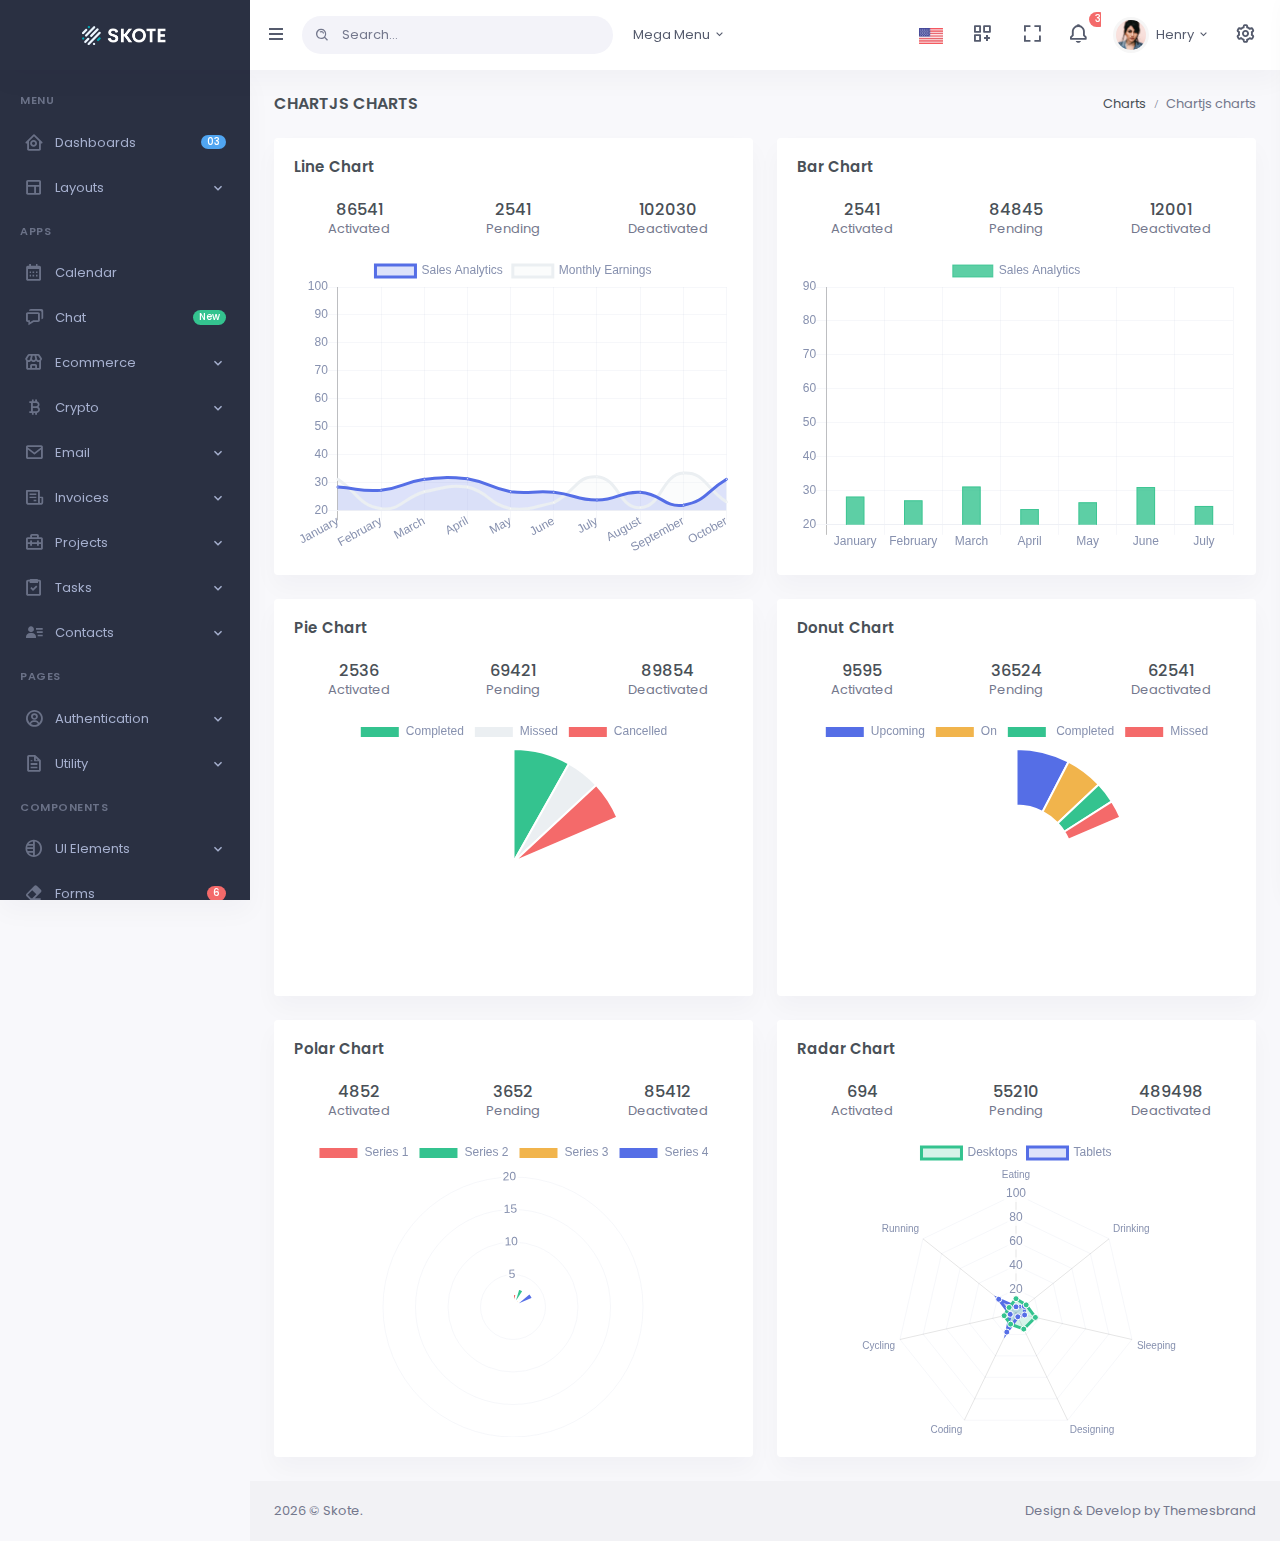
<file: chart.html>
<!doctype html>
<html lang="en">

    
<!-- Mirrored from themesbrand.com/skote/layouts/vertical/charts-chartjs.html by HTTrack Website Copier/3.x [XR&CO'2014], Thu, 14 May 2020 13:09:09 GMT -->
<head>
        
        <meta charset="utf-8" />
        <title>Chartjs | Skote - Responsive Bootstrap 4 Admin Dashboard</title>
        <meta name="viewport" content="width=device-width, initial-scale=1.0">
        <meta content="Premium Multipurpose Admin & Dashboard Template" name="description" />
        <meta content="Themesbrand" name="author" />
        <!-- App favicon -->
        <link rel="shortcut icon" href="assets/images/favicon.ico">

        <!-- Bootstrap Css -->
        <link href="assets/css/bootstrap.min.css" id="bootstrap-style" rel="stylesheet" type="text/css" />
        <!-- Icons Css -->
        <link href="assets/css/icons.min.css" rel="stylesheet" type="text/css" />
        <!-- App Css-->
        <link href="assets/css/app.min.css" id="app-style" rel="stylesheet" type="text/css" />

    </head>

    <body data-sidebar="dark">

        <!-- Begin page -->
        <div id="layout-wrapper">

            <header id="page-topbar">
                <div class="navbar-header">
                    <div class="d-flex">
                        <!-- LOGO -->
                        <div class="navbar-brand-box">
                            <a href="index.html" class="logo logo-dark">
                                <span class="logo-sm">
                                    <img src="assets/images/logo.svg" alt="" height="22">
                                </span>
                                <span class="logo-lg">
                                    <img src="assets/images/logo-dark.png" alt="" height="17">
                                </span>
                            </a>

                            <a href="index.html" class="logo logo-light">
                                <span class="logo-sm">
                                    <img src="assets/images/logo-light.svg" alt="" height="22">
                                </span>
                                <span class="logo-lg">
                                    <img src="assets/images/logo-light.png" alt="" height="19">
                                </span>
                            </a>
                        </div>

                        <button type="button" class="btn btn-sm px-3 font-size-16 header-item waves-effect" id="vertical-menu-btn">
                            <i class="fa fa-fw fa-bars"></i>
                        </button>

                        <!-- App Search-->
                        <form class="app-search d-none d-lg-block">
                            <div class="position-relative">
                                <input type="text" class="form-control" placeholder="Search...">
                                <span class="bx bx-search-alt"></span>
                            </div>
                        </form>

                        <div class="dropdown dropdown-mega d-none d-lg-block ml-2">
                            <button type="button" class="btn header-item waves-effect" data-toggle="dropdown" aria-haspopup="false" aria-expanded="false">
                                Mega Menu
                                <i class="mdi mdi-chevron-down"></i> 
                            </button>
                            <div class="dropdown-menu dropdown-megamenu">
                                <div class="row">
                                    <div class="col-sm-8">
                
                                        <div class="row">
                                            <div class="col-md-4">
                                                <h5 class="font-size-14 mt-0">UI Components</h5>
                                                <ul class="list-unstyled megamenu-list">
                                                    <li>
                                                        <a href="javascript:void(0);">Lightbox</a>
                                                    </li>
                                                    <li>
                                                        <a href="javascript:void(0);">Range Slider</a>
                                                    </li>
                                                    <li>
                                                        <a href="javascript:void(0);">Sweet Alert</a>
                                                    </li>
                                                    <li>
                                                        <a href="javascript:void(0);">Rating</a>
                                                    </li>
                                                    <li>
                                                        <a href="javascript:void(0);">Forms</a>
                                                    </li>
                                                    <li>
                                                        <a href="javascript:void(0);">Tables</a>
                                                    </li>
                                                    <li>
                                                        <a href="javascript:void(0);">Charts</a>
                                                    </li>
                                                </ul>
                                            </div>

                                            <div class="col-md-4">
                                                <h5 class="font-size-14 mt-0">Applications</h5>
                                                <ul class="list-unstyled megamenu-list">
                                                    <li>
                                                        <a href="javascript:void(0);">Ecommerce</a>
                                                    </li>
                                                    <li>
                                                        <a href="javascript:void(0);">Calendar</a>
                                                    </li>
                                                    <li>
                                                        <a href="javascript:void(0);">Email</a>
                                                    </li>
                                                    <li>
                                                        <a href="javascript:void(0);">Projects</a>
                                                    </li>
                                                    <li>
                                                        <a href="javascript:void(0);">Tasks</a>
                                                    </li>
                                                    <li>
                                                        <a href="javascript:void(0);">Contacts</a>
                                                    </li>
                                                </ul>
                                            </div>

                                            <div class="col-md-4">
                                                <h5 class="font-size-14 mt-0">Extra Pages</h5>
                                                <ul class="list-unstyled megamenu-list">
                                                    <li>
                                                        <a href="javascript:void(0);">Light Sidebar</a>
                                                    </li>
                                                    <li>
                                                        <a href="javascript:void(0);">Compact Sidebar</a>
                                                    </li>
                                                    <li>
                                                        <a href="javascript:void(0);">Horizontal layout</a>
                                                    </li>
                                                    <li>
                                                        <a href="javascript:void(0);">Maintenance</a>
                                                    </li>
                                                    <li>
                                                        <a href="javascript:void(0);">Coming Soon</a>
                                                    </li>
                                                    <li>
                                                        <a href="javascript:void(0);">Timeline</a>
                                                    </li>
                                                    <li>
                                                        <a href="javascript:void(0);">FAQs</a>
                                                    </li>
                                        
                                                </ul>
                                            </div>
                                        </div>
                                    </div>
                                    <div class="col-sm-4">
                                        <div class="row">
                                            <div class="col-sm-6">
                                                <h5 class="font-size-14 mt-0">UI Components</h5>
                                                <ul class="list-unstyled megamenu-list">
                                                    <li>
                                                        <a href="javascript:void(0);">Lightbox</a>
                                                    </li>
                                                    <li>
                                                        <a href="javascript:void(0);">Range Slider</a>
                                                    </li>
                                                    <li>
                                                        <a href="javascript:void(0);">Sweet Alert</a>
                                                    </li>
                                                    <li>
                                                        <a href="javascript:void(0);">Rating</a>
                                                    </li>
                                                    <li>
                                                        <a href="javascript:void(0);">Forms</a>
                                                    </li>
                                                    <li>
                                                        <a href="javascript:void(0);">Tables</a>
                                                    </li>
                                                    <li>
                                                        <a href="javascript:void(0);">Charts</a>
                                                    </li>
                                                </ul>
                                            </div>

                                            <div class="col-sm-5">
                                                <div>
                                                    <img src="assets/images/megamenu-img.png" alt="" class="img-fluid mx-auto d-block">
                                                </div>
                                            </div>
                                        </div>
                                    </div>
                                </div>

                            </div>
                        </div>
                    </div>

                    <div class="d-flex">

                        <div class="dropdown d-inline-block d-lg-none ml-2">
                            <button type="button" class="btn header-item noti-icon waves-effect" id="page-header-search-dropdown"
                                data-toggle="dropdown" aria-haspopup="true" aria-expanded="false">
                                <i class="mdi mdi-magnify"></i>
                            </button>
                            <div class="dropdown-menu dropdown-menu-lg dropdown-menu-right p-0"
                                aria-labelledby="page-header-search-dropdown">
                    
                                <form class="p-3">
                                    <div class="form-group m-0">
                                        <div class="input-group">
                                            <input type="text" class="form-control" placeholder="Search ..." aria-label="Recipient's username">
                                            <div class="input-group-append">
                                                <button class="btn btn-primary" type="submit"><i class="mdi mdi-magnify"></i></button>
                                            </div>
                                        </div>
                                    </div>
                                </form>
                            </div>
                        </div>

                        <div class="dropdown d-inline-block">
                            <button type="button" class="btn header-item waves-effect"
                                data-toggle="dropdown" aria-haspopup="true" aria-expanded="false">
                                <img class="" src="assets/images/flags/us.jpg" alt="Header Language" height="16">
                            </button>
                            <div class="dropdown-menu dropdown-menu-right">
                    
                                <!-- item-->
                                <a href="javascript:void(0);" class="dropdown-item notify-item">
                                    <img src="assets/images/flags/spain.jpg" alt="user-image" class="mr-1" height="12"> <span class="align-middle">Spanish</span>
                                </a>

                                <!-- item-->
                                <a href="javascript:void(0);" class="dropdown-item notify-item">
                                    <img src="assets/images/flags/germany.jpg" alt="user-image" class="mr-1" height="12"> <span class="align-middle">German</span>
                                </a>

                                <!-- item-->
                                <a href="javascript:void(0);" class="dropdown-item notify-item">
                                    <img src="assets/images/flags/italy.jpg" alt="user-image" class="mr-1" height="12"> <span class="align-middle">Italian</span>
                                </a>

                                <!-- item-->
                                <a href="javascript:void(0);" class="dropdown-item notify-item">
                                    <img src="assets/images/flags/russia.jpg" alt="user-image" class="mr-1" height="12"> <span class="align-middle">Russian</span>
                                </a>
                            </div>
                        </div>

                        <div class="dropdown d-none d-lg-inline-block ml-1">
                            <button type="button" class="btn header-item noti-icon waves-effect"
                                data-toggle="dropdown" aria-haspopup="true" aria-expanded="false">
                                <i class="bx bx-customize"></i>
                            </button>
                            <div class="dropdown-menu dropdown-menu-lg dropdown-menu-right">
                                <div class="px-lg-2">
                                    <div class="row no-gutters">
                                        <div class="col">
                                            <a class="dropdown-icon-item" href="#">
                                                <img src="assets/images/brands/github.png" alt="Github">
                                                <span>GitHub</span>
                                            </a>
                                        </div>
                                        <div class="col">
                                            <a class="dropdown-icon-item" href="#">
                                                <img src="assets/images/brands/bitbucket.png" alt="bitbucket">
                                                <span>Bitbucket</span>
                                            </a>
                                        </div>
                                        <div class="col">
                                            <a class="dropdown-icon-item" href="#">
                                                <img src="assets/images/brands/dribbble.png" alt="dribbble">
                                                <span>Dribbble</span>
                                            </a>
                                        </div>
                                    </div>

                                    <div class="row no-gutters">
                                        <div class="col">
                                            <a class="dropdown-icon-item" href="#">
                                                <img src="assets/images/brands/dropbox.png" alt="dropbox">
                                                <span>Dropbox</span>
                                            </a>
                                        </div>
                                        <div class="col">
                                            <a class="dropdown-icon-item" href="#">
                                                <img src="assets/images/brands/mail_chimp.png" alt="mail_chimp">
                                                <span>Mail Chimp</span>
                                            </a>
                                        </div>
                                        <div class="col">
                                            <a class="dropdown-icon-item" href="#">
                                                <img src="assets/images/brands/slack.png" alt="slack">
                                                <span>Slack</span>
                                            </a>
                                        </div>
                                    </div>
                                </div>
                            </div>
                        </div>

                        <div class="dropdown d-none d-lg-inline-block ml-1">
                            <button type="button" class="btn header-item noti-icon waves-effect" data-toggle="fullscreen">
                                <i class="bx bx-fullscreen"></i>
                            </button>
                        </div>

                        <div class="dropdown d-inline-block">
                            <button type="button" class="btn header-item noti-icon waves-effect" id="page-header-notifications-dropdown"
                                data-toggle="dropdown" aria-haspopup="true" aria-expanded="false">
                                <i class="bx bx-bell bx-tada"></i>
                                <span class="badge badge-danger badge-pill">3</span>
                            </button>
                            <div class="dropdown-menu dropdown-menu-lg dropdown-menu-right p-0"
                                aria-labelledby="page-header-notifications-dropdown">
                                <div class="p-3">
                                    <div class="row align-items-center">
                                        <div class="col">
                                            <h6 class="m-0"> Notifications </h6>
                                        </div>
                                        <div class="col-auto">
                                            <a href="#!" class="small"> View All</a>
                                        </div>
                                    </div>
                                </div>
                                <div data-simplebar style="max-height: 230px;">
                                    <a href="#" class="text-reset notification-item">
                                        <div class="media">
                                            <div class="avatar-xs mr-3">
                                                <span class="avatar-title bg-primary rounded-circle font-size-16">
                                                    <i class="bx bx-cart"></i>
                                                </span>
                                            </div>
                                            <div class="media-body">
                                                <h6 class="mt-0 mb-1">Your order is placed</h6>
                                                <div class="font-size-12 text-muted">
                                                    <p class="mb-1">If several languages coalesce the grammar</p>
                                                    <p class="mb-0"><i class="mdi mdi-clock-outline"></i> 3 min ago</p>
                                                </div>
                                            </div>
                                        </div>
                                    </a>
                                    <a href="#" class="text-reset notification-item">
                                        <div class="media">
                                            <img src="assets/images/users/avatar-3.jpg"
                                                class="mr-3 rounded-circle avatar-xs" alt="user-pic">
                                            <div class="media-body">
                                                <h6 class="mt-0 mb-1">James Lemire</h6>
                                                <div class="font-size-12 text-muted">
                                                    <p class="mb-1">It will seem like simplified English.</p>
                                                    <p class="mb-0"><i class="mdi mdi-clock-outline"></i> 1 hours ago</p>
                                                </div>
                                            </div>
                                        </div>
                                    </a>
                                    <a href="#" class="text-reset notification-item">
                                        <div class="media">
                                            <div class="avatar-xs mr-3">
                                                <span class="avatar-title bg-success rounded-circle font-size-16">
                                                    <i class="bx bx-badge-check"></i>
                                                </span>
                                            </div>
                                            <div class="media-body">
                                                <h6 class="mt-0 mb-1">Your item is shipped</h6>
                                                <div class="font-size-12 text-muted">
                                                    <p class="mb-1">If several languages coalesce the grammar</p>
                                                    <p class="mb-0"><i class="mdi mdi-clock-outline"></i> 3 min ago</p>
                                                </div>
                                            </div>
                                        </div>
                                    </a>

                                    <a href="#" class="text-reset notification-item">
                                        <div class="media">
                                            <img src="assets/images/users/avatar-4.jpg"
                                                class="mr-3 rounded-circle avatar-xs" alt="user-pic">
                                            <div class="media-body">
                                                <h6 class="mt-0 mb-1">Salena Layfield</h6>
                                                <div class="font-size-12 text-muted">
                                                    <p class="mb-1">As a skeptical Cambridge friend of mine occidental.</p>
                                                    <p class="mb-0"><i class="mdi mdi-clock-outline"></i> 1 hours ago</p>
                                                </div>
                                            </div>
                                        </div>
                                    </a>
                                </div>
                                <div class="p-2 border-top">
                                    <a class="btn btn-sm btn-link font-size-14 btn-block text-center" href="javascript:void(0)">
                                        <i class="mdi mdi-arrow-right-circle mr-1"></i> View More..
                                    </a>
                                </div>
                            </div>
                        </div>

                        <div class="dropdown d-inline-block">
                            <button type="button" class="btn header-item waves-effect" id="page-header-user-dropdown"
                                data-toggle="dropdown" aria-haspopup="true" aria-expanded="false">
                                <img class="rounded-circle header-profile-user" src="assets/images/users/avatar-1.jpg"
                                    alt="Header Avatar">
                                <span class="d-none d-xl-inline-block ml-1">Henry</span>
                                <i class="mdi mdi-chevron-down d-none d-xl-inline-block"></i>
                            </button>
                            <div class="dropdown-menu dropdown-menu-right">
                                <!-- item-->
                                <a class="dropdown-item" href="#"><i class="bx bx-user font-size-16 align-middle mr-1"></i> Profile</a>
                                <a class="dropdown-item" href="#"><i class="bx bx-wallet font-size-16 align-middle mr-1"></i> My Wallet</a>
                                <a class="dropdown-item d-block" href="#"><span class="badge badge-success float-right">11</span><i class="bx bx-wrench font-size-16 align-middle mr-1"></i> Settings</a>
                                <a class="dropdown-item" href="#"><i class="bx bx-lock-open font-size-16 align-middle mr-1"></i> Lock screen</a>
                                <div class="dropdown-divider"></div>
                                <a class="dropdown-item text-danger" href="#"><i class="bx bx-power-off font-size-16 align-middle mr-1 text-danger"></i> Logout</a>
                            </div>
                        </div>

                        <div class="dropdown d-inline-block">
                            <button type="button" class="btn header-item noti-icon right-bar-toggle waves-effect">
                                <i class="bx bx-cog bx-spin"></i>
                            </button>
                        </div>
            
                    </div>
                </div>
            </header>

            <!-- ========== Left Sidebar Start ========== -->
            <div class="vertical-menu">

                <div data-simplebar class="h-100">

                    <!--- Sidemenu -->
                    <div id="sidebar-menu">
                        <!-- Left Menu Start -->
                        <ul class="metismenu list-unstyled" id="side-menu">
                            <li class="menu-title">Menu</li>

                            <li>
                                <a href="javascript: void(0);" class="waves-effect">
                                    <i class="bx bx-home-circle"></i><span class="badge badge-pill badge-info float-right">03</span>
                                    <span>Dashboards</span>
                                </a>
                                <ul class="sub-menu" aria-expanded="false">
                                    <li><a href="index.html">Default</a></li>
                                    <li><a href="dashboard-saas.html">Saas</a></li>
                                    <li><a href="dashboard-crypto.html">Crypto</a></li>
                                </ul>
                            </li>

                            <li>
                                <a href="javascript: void(0);" class="has-arrow waves-effect">
                                    <i class="bx bx-layout"></i>
                                    <span>Layouts</span>
                                </a>
                                <ul class="sub-menu" aria-expanded="false">
                                    <li><a href="layouts-horizontal.html">Horizontal</a></li>
                                    <li><a href="layouts-light-sidebar.html">Light Sidebar</a></li>
                                    <li><a href="layouts-compact-sidebar.html">Compact Sidebar</a></li>
                                    <li><a href="layouts-icon-sidebar.html">Icon Sidebar</a></li>
                                    <li><a href="layouts-boxed.html">Boxed Width</a></li>
                                    <li><a href="layouts-preloader.html">Preloader</a></li>
                                    <li><a href="layouts-colored-sidebar.html">Colored Sidebar</a></li>
                                </ul>
                            </li>

                            <li class="menu-title">Apps</li>

                            <li>
                                <a href="calendar.html" class=" waves-effect">
                                    <i class="bx bx-calendar"></i>
                                    <span>Calendar</span>
                                </a>
                            </li>

                            <li>
                                <a href="chat.html" class=" waves-effect">
                                    <i class="bx bx-chat"></i>
                                    <span class="badge badge-pill badge-success float-right">New</span>
                                    <span>Chat</span>
                                </a>
                            </li>

                            <li>
                                <a href="javascript: void(0);" class="has-arrow waves-effect">
                                    <i class="bx bx-store"></i>
                                    <span>Ecommerce</span>
                                </a>
                                <ul class="sub-menu" aria-expanded="false">
                                    <li><a href="ecommerce-products.html">Products</a></li>
                                    <li><a href="ecommerce-product-detail.html">Product Detail</a></li>
                                    <li><a href="ecommerce-orders.html">Orders</a></li>
                                    <li><a href="ecommerce-customers.html">Customers</a></li>
                                    <li><a href="ecommerce-cart.html">Cart</a></li>
                                    <li><a href="ecommerce-checkout.html">Checkout</a></li>
                                    <li><a href="ecommerce-shops.html">Shops</a></li>
                                    <li><a href="ecommerce-add-product.html">Add Product</a></li>
                                </ul>
                            </li>

                            <li>
                                <a href="javascript: void(0);" class="has-arrow waves-effect">
                                    <i class="bx bx-bitcoin"></i>
                                    <span>Crypto</span>
                                </a>
                                <ul class="sub-menu" aria-expanded="false">
                                    <li><a href="crypto-wallet.html">Wallet</a></li>
                                    <li><a href="crypto-buy-sell.html">Buy/Sell</a></li>
                                    <li><a href="crypto-exchange.html">Exchange</a></li>
                                    <li><a href="crypto-lending.html">Lending</a></li>
                                    <li><a href="crypto-orders.html">Orders</a></li>
                                    <li><a href="crypto-kyc-application.html">KYC Application</a></li>
                                    <li><a href="crypto-ico-landing.html">ICO Landing</a></li>
                                </ul>
                            </li>

                            <li>
                                <a href="javascript: void(0);" class="has-arrow waves-effect">
                                    <i class="bx bx-envelope"></i>
                                    <span>Email</span>
                                </a>
                                <ul class="sub-menu" aria-expanded="false">
                                    <li><a href="email-inbox.html">Inbox</a></li>
                                    <li><a href="email-read.html">Read Email</a></li>
                                </ul>
                            </li>

                            <li>
                                <a href="javascript: void(0);" class="has-arrow waves-effect">
                                    <i class="bx bx-receipt"></i>
                                    <span>Invoices</span>
                                </a>
                                <ul class="sub-menu" aria-expanded="false">
                                    <li><a href="invoices-list.html">Invoice List</a></li>
                                    <li><a href="invoices-detail.html">Invoice Detail</a></li>
                                </ul>
                            </li>

                            <li>
                                <a href="javascript: void(0);" class="has-arrow waves-effect">
                                    <i class="bx bx-briefcase-alt-2"></i>
                                    <span>Projects</span>
                                </a>
                                <ul class="sub-menu" aria-expanded="false">
                                    <li><a href="projects-grid.html">Projects Grid</a></li>
                                    <li><a href="projects-list.html">Projects List</a></li>
                                    <li><a href="projects-overview.html">Project Overview</a></li>
                                    <li><a href="projects-create.html">Create New</a></li>
                                </ul>
                            </li>

                            <li>
                                <a href="javascript: void(0);" class="has-arrow waves-effect">
                                    <i class="bx bx-task"></i>
                                    <span>Tasks</span>
                                </a>
                                <ul class="sub-menu" aria-expanded="false">
                                    <li><a href="tasks-list.html">Task List</a></li>
                                    <li><a href="tasks-kanban.html">Kanban Board</a></li>
                                    <li><a href="tasks-create.html">Create Task</a></li>
                                </ul>
                            </li>

                            <li>
                                <a href="javascript: void(0);" class="has-arrow waves-effect">
                                    <i class="bx bxs-user-detail"></i>
                                    <span>Contacts</span>
                                </a>
                                <ul class="sub-menu" aria-expanded="false">
                                    <li><a href="contacts-grid.html">User Grid</a></li>
                                    <li><a href="contacts-list.html">User List</a></li>
                                    <li><a href="contacts-profile.html">Profile</a></li>
                                </ul>
                            </li>

                            <li class="menu-title">Pages</li>

                            <li>
                                <a href="javascript: void(0);" class="has-arrow waves-effect">
                                    <i class="bx bx-user-circle"></i>
                                    <span>Authentication</span>
                                </a>
                                <ul class="sub-menu" aria-expanded="false">
                                    <li><a href="auth-login.html">Login</a></li>
                                    <li><a href="auth-register.html">Register</a></li>
                                    <li><a href="auth-recoverpw.html">Recover Password</a></li>
                                    <li><a href="auth-lock-screen.html">Lock Screen</a></li>
                                </ul>
                            </li>

                            <li>
                                <a href="javascript: void(0);" class="has-arrow waves-effect">
                                    <i class="bx bx-file"></i>
                                    <span>Utility</span>
                                </a>
                                <ul class="sub-menu" aria-expanded="false">
                                    <li><a href="pages-starter.html">Starter Page</a></li>
                                    <li><a href="pages-maintenance.html">Maintenance</a></li>
                                    <li><a href="pages-comingsoon.html">Coming Soon</a></li>
                                    <li><a href="pages-timeline.html">Timeline</a></li>
                                    <li><a href="pages-faqs.html">FAQs</a></li>
                                    <li><a href="pages-pricing.html">Pricing</a></li>
                                    <li><a href="pages-404.html">Error 404</a></li>
                                    <li><a href="pages-500.html">Error 500</a></li>
                                </ul>
                            </li>

                            <li class="menu-title">Components</li>

                            <li>
                                <a href="javascript: void(0);" class="has-arrow waves-effect">
                                    <i class="bx bx-tone"></i>
                                    <span>UI Elements</span>
                                </a>
                                <ul class="sub-menu" aria-expanded="false">
                                    <li><a href="ui-alerts.html">Alerts</a></li>
                                    <li><a href="ui-buttons.html">Buttons</a></li>
                                    <li><a href="ui-cards.html">Cards</a></li>
                                    <li><a href="ui-carousel.html">Carousel</a></li>
                                    <li><a href="ui-dropdowns.html">Dropdowns</a></li>
                                    <li><a href="ui-grid.html">Grid</a></li>
                                    <li><a href="ui-images.html">Images</a></li>
                                    <li><a href="ui-lightbox.html">Lightbox</a></li>
                                    <li><a href="ui-modals.html">Modals</a></li>
                                    <li><a href="ui-rangeslider.html">Range Slider</a></li>
                                    <li><a href="ui-session-timeout.html">Session Timeout</a></li>
                                    <li><a href="ui-progressbars.html">Progress Bars</a></li>
                                    <li><a href="ui-sweet-alert.html">Sweet-Alert</a></li>
                                    <li><a href="ui-tabs-accordions.html">Tabs & Accordions</a></li>
                                    <li><a href="ui-typography.html">Typography</a></li>
                                    <li><a href="ui-video.html">Video</a></li>
                                    <li><a href="ui-general.html">General</a></li>
                                    <li><a href="ui-colors.html">Colors</a></li>
                                    <li><a href="ui-rating.html">Rating</a></li>
                                    <li><a href="ui-notifications.html">Notifications</a></li>
                                    <li><a href="ui-image-cropper.html">Image Cropper</a></li>
                                </ul>
                            </li>

                            <li>
                                <a href="javascript: void(0);" class="waves-effect">
                                    <i class="bx bxs-eraser"></i>
                                    <span class="badge badge-pill badge-danger float-right">6</span>
                                    <span>Forms</span>
                                </a>
                                <ul class="sub-menu" aria-expanded="false">
                                    <li><a href="form-elements.html">Form Elements</a></li>
                                    <li><a href="form-validation.html">Form Validation</a></li>
                                    <li><a href="form-advanced.html">Form Advanced</a></li>
                                    <li><a href="form-editors.html">Form Editors</a></li>
                                    <li><a href="form-uploads.html">Form File Upload</a></li>
                                    <li><a href="form-xeditable.html">Form Xeditable</a></li>
                                    <li><a href="form-repeater.html">Form Repeater</a></li>
                                    <li><a href="form-wizard.html">Form Wizard</a></li>
                                    <li><a href="form-mask.html">Form Mask</a></li>
                                </ul>
                            </li>

                            <li>
                                <a href="javascript: void(0);" class="has-arrow waves-effect">
                                    <i class="bx bx-list-ul"></i>
                                    <span>Tables</span>
                                </a>
                                <ul class="sub-menu" aria-expanded="false">
                                    <li><a href="tables-basic.html">Basic Tables</a></li>
                                    <li><a href="tables-datatable.html">Data Tables</a></li>
                                    <li><a href="tables-responsive.html">Responsive Table</a></li>
                                    <li><a href="tables-editable.html">Editable Table</a></li>
                                </ul>
                            </li>

                            <li>
                                <a href="javascript: void(0);" class="has-arrow waves-effect">
                                    <i class="bx bxs-bar-chart-alt-2"></i>
                                    <span>Charts</span>
                                </a>
                                <ul class="sub-menu" aria-expanded="false">
                                    <li><a href="charts-apex.html">Apex Charts</a></li>
                                    <li><a href="charts-echart.html">E Charts</a></li>
                                    <li><a href="charts-chartjs.html">Chartjs Chart</a></li>
                                    <li><a href="charts-flot.html">Flot Chart</a></li>
                                    <li><a href="charts-tui.html">Toast UI Chart</a></li>
                                    <li><a href="charts-knob.html">Jquery Knob Chart</a></li>
                                    <li><a href="charts-sparkline.html">Sparkline Chart</a></li>
                                </ul>
                            </li>

                            <li>
                                <a href="javascript: void(0);" class="has-arrow waves-effect">
                                    <i class="bx bx-aperture"></i>
                                    <span>Icons</span>
                                </a>
                                <ul class="sub-menu" aria-expanded="false">
                                    <li><a href="icons-boxicons.html">Boxicons</a></li>
                                    <li><a href="icons-materialdesign.html">Material Design</a></li>
                                    <li><a href="icons-dripicons.html">Dripicons</a></li>
                                    <li><a href="icons-fontawesome.html">Font awesome</a></li>
                                </ul>
                            </li>

                            <li>
                                <a href="javascript: void(0);" class="has-arrow waves-effect">
                                    <i class="bx bx-map"></i>
                                    <span>Maps</span>
                                </a>
                                <ul class="sub-menu" aria-expanded="false">
                                    <li><a href="maps-google.html">Google Maps</a></li>
                                    <li><a href="maps-vector.html">Vector Maps</a></li>
                                    <li><a href="maps-leaflet.html">Leaflet Maps</a></li>
                                </ul>
                            </li>

                            <li>
                                <a href="javascript: void(0);" class="has-arrow waves-effect">
                                    <i class="bx bx-share-alt"></i>
                                    <span>Multi Level</span>
                                </a>
                                <ul class="sub-menu" aria-expanded="true">
                                    <li><a href="javascript: void(0);">Level 1.1</a></li>
                                    <li><a href="javascript: void(0);" class="has-arrow">Level 1.2</a>
                                        <ul class="sub-menu" aria-expanded="true">
                                            <li><a href="javascript: void(0);">Level 2.1</a></li>
                                            <li><a href="javascript: void(0);">Level 2.2</a></li>
                                        </ul>
                                    </li>
                                </ul>
                            </li>

                        </ul>
                    </div>
                    <!-- Sidebar -->
                </div>
            </div>
            <!-- Left Sidebar End -->

            <!-- ============================================================== -->
            <!-- Start right Content here -->
            <!-- ============================================================== -->
            <div class="main-content">

                <div class="page-content">
                    <div class="container-fluid">

                        <!-- start page title -->
                        <div class="row">
                            <div class="col-12">
                                <div class="page-title-box d-flex align-items-center justify-content-between">
                                    <h4 class="mb-0 font-size-18">Chartjs charts</h4>

                                    <div class="page-title-right">
                                        <ol class="breadcrumb m-0">
                                            <li class="breadcrumb-item"><a href="javascript: void(0);">Charts</a></li>
                                            <li class="breadcrumb-item active">Chartjs charts</li>
                                        </ol>
                                    </div>

                                </div>
                            </div>
                        </div>
                        <!-- end page title -->

                        <div class="row">
                            <div class="col-lg-6">
                                <div class="card">
                                    <div class="card-body">
        
                                        <h4 class="card-title mb-4">Line Chart</h4>
        
                                        <div class="row text-center">
                                            <div class="col-4">
                                                <h5 class="mb-0">86541</h5>
                                                <p class="text-muted text-truncate">Activated</p>
                                            </div>
                                            <div class="col-4">
                                                <h5 class="mb-0">2541</h5>
                                                <p class="text-muted text-truncate">Pending</p>
                                            </div>
                                            <div class="col-4">
                                                <h5 class="mb-0">102030</h5>
                                                <p class="text-muted text-truncate">Deactivated</p>
                                            </div>
                                        </div>
        
                                        <canvas id="lineChart" height="300"></canvas>
        
                                    </div>
                                </div>
                            </div> <!-- end col -->
        
                            <div class="col-lg-6">
                                <div class="card">
                                    <div class="card-body">
        
                                        <h4 class="card-title mb-4">Bar Chart</h4>

                                        <div class="row text-center">
                                            <div class="col-4">
                                                <h5 class="mb-0">2541</h5>
                                                <p class="text-muted text-truncate">Activated</p>
                                            </div>
                                            <div class="col-4">
                                                <h5 class="mb-0">84845</h5>
                                                <p class="text-muted text-truncate">Pending</p>
                                            </div>
                                            <div class="col-4">
                                                <h5 class="mb-0">12001</h5>
                                                <p class="text-muted text-truncate">Deactivated</p>
                                            </div>
                                        </div>
        
                                        <canvas id="bar" height="300"></canvas>
        
                                    </div>
                                </div>
                            </div> <!-- end col -->
                        </div> <!-- end row -->
        
        
                        <div class="row">
                            <div class="col-lg-6">
                                <div class="card">
                                    <div class="card-body">
        
                                        <h4 class="card-title mb-4">Pie Chart</h4>
        
                                        <div class="row text-center">
                                            <div class="col-4">
                                                <h5 class="mb-0">2536</h5>
                                                <p class="text-muted text-truncate">Activated</p>
                                            </div>
                                            <div class="col-4">
                                                <h5 class="mb-0">69421</h5>
                                                <p class="text-muted text-truncate">Pending</p>
                                            </div>
                                            <div class="col-4">
                                                <h5 class="mb-0">89854</h5>
                                                <p class="text-muted text-truncate">Deactivated</p>
                                            </div>
                                        </div>
        
                                        <canvas id="pie" height="260"></canvas>
        
                                    </div>
                                </div>
                            </div> <!-- end col -->
        
                            <div class="col-lg-6">
                                <div class="card">
                                    <div class="card-body">
        
                                        <h4 class="card-title mb-4">Donut Chart</h4>
        
                                        <div class="row text-center">
                                            <div class="col-4">
                                                <h5 class="mb-0">9595</h5>
                                                <p class="text-muted text-truncate">Activated</p>
                                            </div>
                                            <div class="col-4">
                                                <h5 class="mb-0">36524</h5>
                                                <p class="text-muted text-truncate">Pending</p>
                                            </div>
                                            <div class="col-4">
                                                <h5 class="mb-0">62541</h5>
                                                <p class="text-muted text-truncate">Deactivated</p>
                                            </div>
                                        </div>
        
                                        <canvas id="doughnut" height="260"></canvas>
        
                                    </div>
                                </div>
                            </div> <!-- end col -->
                        </div> <!-- end row -->
        
                        <div class="row">
                            <div class="col-lg-6">
                                <div class="card">
                                    <div class="card-body">
        
                                        <h4 class="card-title mb-4">Polar Chart</h4>

                                        <div class="row text-center">
                                            <div class="col-4">
                                                <h5 class="mb-0">4852</h5>
                                                <p class="text-muted text-truncate">Activated</p>
                                            </div>
                                            <div class="col-4">
                                                <h5 class="mb-0">3652</h5>
                                                <p class="text-muted text-truncate">Pending</p>
                                            </div>
                                            <div class="col-4">
                                                <h5 class="mb-0">85412</h5>
                                                <p class="text-muted text-truncate">Deactivated</p>
                                            </div>
                                        </div>
        
                                        <canvas id="polarArea" height="300"> </canvas>
        
                                    </div>
                                </div>
                            </div> <!-- end col -->
        
                            <div class="col-lg-6">
                                <div class="card">
                                    <div class="card-body">
                                        <h4 class="card-title mb-4">Radar Chart</h4>

                                        <div class="row text-center">
                                            <div class="col-4">
                                                <h5 class="mb-0">694</h5>
                                                <p class="text-muted text-truncate">Activated</p>
                                            </div>
                                            <div class="col-4">
                                                <h5 class="mb-0">55210</h5>
                                                <p class="text-muted text-truncate">Pending</p>
                                            </div>
                                            <div class="col-4">
                                                <h5 class="mb-0">489498</h5>
                                                <p class="text-muted text-truncate">Deactivated</p>
                                            </div>
                                        </div>
        
                                        <canvas id="radar" height="300"></canvas>
                                    </div>
                                </div>
                            </div> <!-- end col -->
                        </div> <!-- end row -->

                    </div> <!-- container-fluid -->
                </div>
                <!-- End Page-content -->

                
                <footer class="footer">
                    <div class="container-fluid">
                        <div class="row">
                            <div class="col-sm-6">
                                <script>document.write(new Date().getFullYear())</script> © Skote.
                            </div>
                            <div class="col-sm-6">
                                <div class="text-sm-right d-none d-sm-block">
                                    Design & Develop by Themesbrand
                                </div>
                            </div>
                        </div>
                    </div>
                </footer>
            </div>
            <!-- end main content-->

        </div>
        <!-- END layout-wrapper -->

        <!-- Right Sidebar -->
        <div class="right-bar">
            <div data-simplebar class="h-100">
                <div class="rightbar-title px-3 py-4">
                    <a href="javascript:void(0);" class="right-bar-toggle float-right">
                        <i class="mdi mdi-close noti-icon"></i>
                    </a>
                    <h5 class="m-0">Settings</h5>
                </div>

                <!-- Settings -->
                <hr class="mt-0" />
                <h6 class="text-center mb-0">Choose Layouts</h6>

                <div class="p-4">
                    <div class="mb-2">
                        <img src="assets/images/layouts/layout-1.jpg" class="img-fluid img-thumbnail" alt="">
                    </div>
                    <div class="custom-control custom-switch mb-3">
                        <input type="checkbox" class="custom-control-input theme-choice" id="light-mode-switch" checked />
                        <label class="custom-control-label" for="light-mode-switch">Light Mode</label>
                    </div>
    
                    <div class="mb-2">
                        <img src="assets/images/layouts/layout-2.jpg" class="img-fluid img-thumbnail" alt="">
                    </div>
                    <div class="custom-control custom-switch mb-3">
                        <input type="checkbox" class="custom-control-input theme-choice" id="dark-mode-switch" data-bsStyle="assets/css/bootstrap-dark.min.css" data-appStyle="assets/css/app-dark.min.css" />
                        <label class="custom-control-label" for="dark-mode-switch">Dark Mode</label>
                    </div>
    
                    <div class="mb-2">
                        <img src="assets/images/layouts/layout-3.jpg" class="img-fluid img-thumbnail" alt="">
                    </div>
                    <div class="custom-control custom-switch mb-5">
                        <input type="checkbox" class="custom-control-input theme-choice" id="rtl-mode-switch" data-appStyle="assets/css/app-rtl.min.css" />
                        <label class="custom-control-label" for="rtl-mode-switch">RTL Mode</label>
                    </div>

            
                </div>

            </div> <!-- end slimscroll-menu-->
        </div>
        <!-- /Right-bar -->

        <!-- Right bar overlay-->
        <div class="rightbar-overlay"></div>

        <!-- JAVASCRIPT -->
        <script src="assets/libs/jquery/jquery.min.js"></script>
        <script src="assets/libs/bootstrap/js/bootstrap.bundle.min.js"></script>
        <script src="assets/libs/metismenu/metisMenu.min.js"></script>
        <script src="assets/libs/simplebar/simplebar.min.js"></script>
        <script src="assets/libs/node-waves/waves.min.js"></script>

        <!-- Chart JS -->
        <script src="assets/libs/chart.js/Chart.bundle.min.js"></script>
        <script src="assets/js/pages/chartjs.init.js"></script> 

        <!-- App js -->
        <script src="assets/js/app.js"></script>

    </body>

<!-- Mirrored from themesbrand.com/skote/layouts/vertical/charts-chartjs.html by HTTrack Website Copier/3.x [XR&CO'2014], Thu, 14 May 2020 13:09:10 GMT -->
</html>
</file>
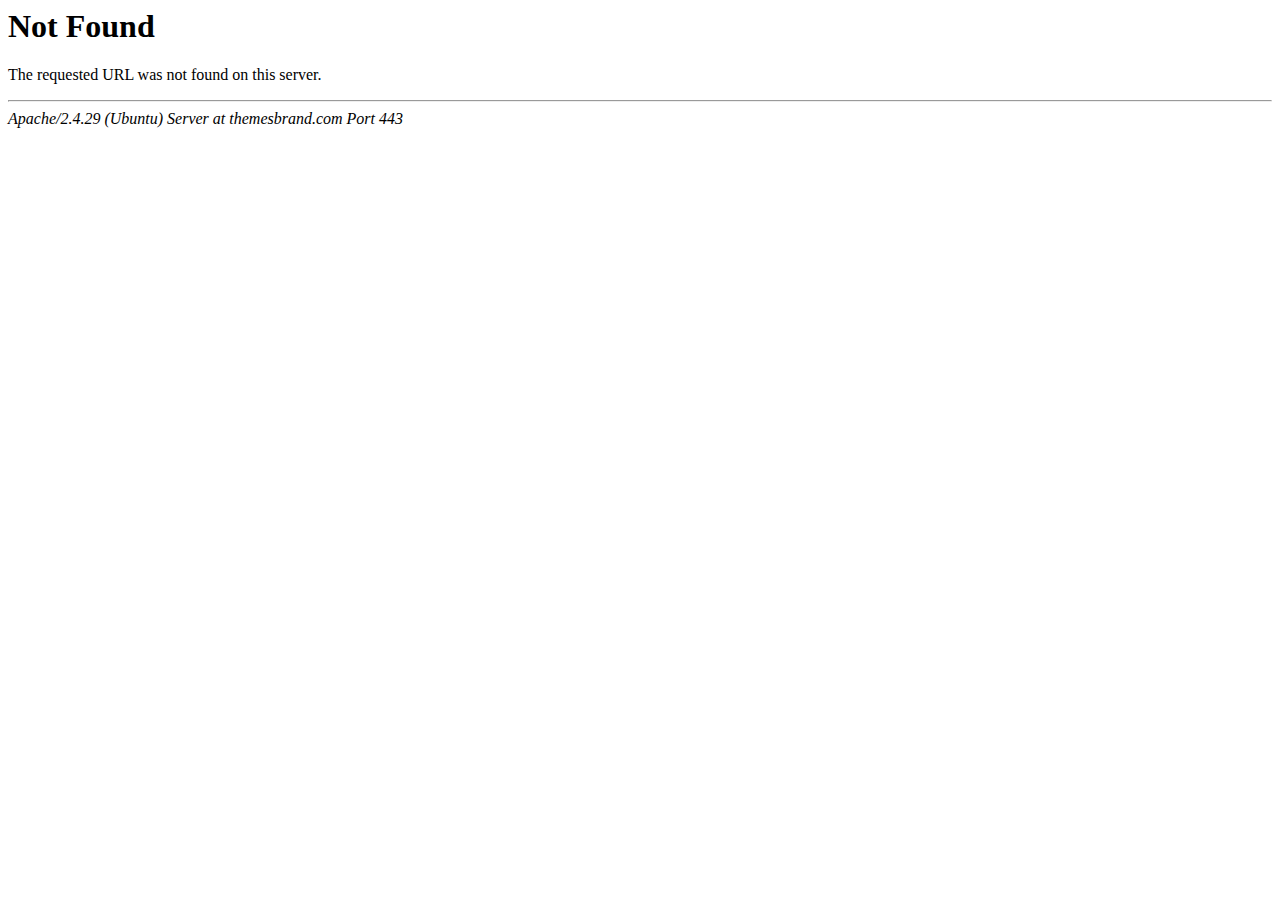
<file: assets/libs/flot.curvedLines/curvedLines.html>
<!DOCTYPE HTML PUBLIC "-//IETF//DTD HTML 2.0//EN">
<html><head>
<title>404 Not Found</title>
</head><body>
<h1>Not Found</h1>
<p>The requested URL was not found on this server.</p>
<hr>
<address>Apache/2.4.29 (Ubuntu) Server at themesbrand.com Port 443</address>
</body></html>
</file>
<file: assets/css/icons.min.css>
@font-face{font-family:"Material Design Icons";src:url(../fonts/materialdesignicons-webfont7e1c.eot?v=5.0.45);src:url(../fonts/materialdesignicons-webfontd41d.eot?#iefix&v=5.0.45) format("embedded-opentype"),url(../fonts/materialdesignicons-webfont7e1c.html?v=5.0.45) format("woff2"),url(../fonts/materialdesignicons-webfont7e1c.woff?v=5.0.45) format("woff"),url(../fonts/materialdesignicons-webfont7e1c.ttf?v=5.0.45) format("truetype");font-weight:400;font-style:normal}.mdi-set,.mdi:before{display:inline-block;font:normal normal normal 24px/1 "Material Design Icons";font-size:inherit;text-rendering:auto;line-height:inherit;-webkit-font-smoothing:antialiased;-moz-osx-font-smoothing:grayscale}.mdi-ab-testing::before{content:"\F01C9"}.mdi-abjad-arabic::before{content:"\F1328"}.mdi-abjad-hebrew::before{content:"\F1329"}.mdi-abugida-devanagari::before{content:"\F132A"}.mdi-abugida-thai::before{content:"\F132B"}.mdi-access-point::before{content:"\F0003"}.mdi-access-point-network::before{content:"\F0002"}.mdi-access-point-network-off::before{content:"\F0BE1"}.mdi-account::before{content:"\F0004"}.mdi-account-alert::before{content:"\F0005"}.mdi-account-alert-outline::before{content:"\F0B50"}.mdi-account-arrow-left::before{content:"\F0B51"}.mdi-account-arrow-left-outline::before{content:"\F0B52"}.mdi-account-arrow-right::before{content:"\F0B53"}.mdi-account-arrow-right-outline::before{content:"\F0B54"}.mdi-account-box::before{content:"\F0006"}.mdi-account-box-multiple::before{content:"\F0934"}.mdi-account-box-multiple-outline::before{content:"\F100A"}.mdi-account-box-outline::before{content:"\F0007"}.mdi-account-cancel::before{content:"\F12DF"}.mdi-account-cancel-outline::before{content:"\F12E0"}.mdi-account-cash::before{content:"\F1097"}.mdi-account-cash-outline::before{content:"\F1098"}.mdi-account-check::before{content:"\F0008"}.mdi-account-check-outline::before{content:"\F0BE2"}.mdi-account-child::before{content:"\F0A89"}.mdi-account-child-circle::before{content:"\F0A8A"}.mdi-account-child-outline::before{content:"\F10C8"}.mdi-account-circle::before{content:"\F0009"}.mdi-account-circle-outline::before{content:"\F0B55"}.mdi-account-clock::before{content:"\F0B56"}.mdi-account-clock-outline::before{content:"\F0B57"}.mdi-account-cog::before{content:"\F1370"}.mdi-account-cog-outline::before{content:"\F1371"}.mdi-account-convert::before{content:"\F000A"}.mdi-account-convert-outline::before{content:"\F1301"}.mdi-account-cowboy-hat::before{content:"\F0E9B"}.mdi-account-details::before{content:"\F0631"}.mdi-account-details-outline::before{content:"\F1372"}.mdi-account-edit::before{content:"\F06BC"}.mdi-account-edit-outline::before{content:"\F0FFB"}.mdi-account-group::before{content:"\F0849"}.mdi-account-group-outline::before{content:"\F0B58"}.mdi-account-hard-hat::before{content:"\F05B5"}.mdi-account-heart::before{content:"\F0899"}.mdi-account-heart-outline::before{content:"\F0BE3"}.mdi-account-key::before{content:"\F000B"}.mdi-account-key-outline::before{content:"\F0BE4"}.mdi-account-lock::before{content:"\F115E"}.mdi-account-lock-outline::before{content:"\F115F"}.mdi-account-minus::before{content:"\F000D"}.mdi-account-minus-outline::before{content:"\F0AEC"}.mdi-account-multiple::before{content:"\F000E"}.mdi-account-multiple-check::before{content:"\F08C5"}.mdi-account-multiple-check-outline::before{content:"\F11FE"}.mdi-account-multiple-minus::before{content:"\F05D3"}.mdi-account-multiple-minus-outline::before{content:"\F0BE5"}.mdi-account-multiple-outline::before{content:"\F000F"}.mdi-account-multiple-plus::before{content:"\F0010"}.mdi-account-multiple-plus-outline::before{content:"\F0800"}.mdi-account-multiple-remove::before{content:"\F120A"}.mdi-account-multiple-remove-outline::before{content:"\F120B"}.mdi-account-music::before{content:"\F0803"}.mdi-account-music-outline::before{content:"\F0CE9"}.mdi-account-network::before{content:"\F0011"}.mdi-account-network-outline::before{content:"\F0BE6"}.mdi-account-off::before{content:"\F0012"}.mdi-account-off-outline::before{content:"\F0BE7"}.mdi-account-outline::before{content:"\F0013"}.mdi-account-plus::before{content:"\F0014"}.mdi-account-plus-outline::before{content:"\F0801"}.mdi-account-question::before{content:"\F0B59"}.mdi-account-question-outline::before{content:"\F0B5A"}.mdi-account-remove::before{content:"\F0015"}.mdi-account-remove-outline::before{content:"\F0AED"}.mdi-account-search::before{content:"\F0016"}.mdi-account-search-outline::before{content:"\F0935"}.mdi-account-settings::before{content:"\F0630"}.mdi-account-settings-outline::before{content:"\F10C9"}.mdi-account-star::before{content:"\F0017"}.mdi-account-star-outline::before{content:"\F0BE8"}.mdi-account-supervisor::before{content:"\F0A8B"}.mdi-account-supervisor-circle::before{content:"\F0A8C"}.mdi-account-supervisor-outline::before{content:"\F112D"}.mdi-account-switch::before{content:"\F0019"}.mdi-account-switch-outline::before{content:"\F04CB"}.mdi-account-tie::before{content:"\F0CE3"}.mdi-account-tie-outline::before{content:"\F10CA"}.mdi-account-tie-voice::before{content:"\F1308"}.mdi-account-tie-voice-off::before{content:"\F130A"}.mdi-account-tie-voice-off-outline::before{content:"\F130B"}.mdi-account-tie-voice-outline::before{content:"\F1309"}.mdi-account-voice::before{content:"\F05CB"}.mdi-adjust::before{content:"\F001A"}.mdi-adobe::before{content:"\F0936"}.mdi-adobe-acrobat::before{content:"\F0F9D"}.mdi-air-conditioner::before{content:"\F001B"}.mdi-air-filter::before{content:"\F0D43"}.mdi-air-horn::before{content:"\F0DAC"}.mdi-air-humidifier::before{content:"\F1099"}.mdi-air-purifier::before{content:"\F0D44"}.mdi-airbag::before{content:"\F0BE9"}.mdi-airballoon::before{content:"\F001C"}.mdi-airballoon-outline::before{content:"\F100B"}.mdi-airplane::before{content:"\F001D"}.mdi-airplane-landing::before{content:"\F05D4"}.mdi-airplane-off::before{content:"\F001E"}.mdi-airplane-takeoff::before{content:"\F05D5"}.mdi-airport::before{content:"\F084B"}.mdi-alarm::before{content:"\F0020"}.mdi-alarm-bell::before{content:"\F078E"}.mdi-alarm-check::before{content:"\F0021"}.mdi-alarm-light::before{content:"\F078F"}.mdi-alarm-light-outline::before{content:"\F0BEA"}.mdi-alarm-multiple::before{content:"\F0022"}.mdi-alarm-note::before{content:"\F0E71"}.mdi-alarm-note-off::before{content:"\F0E72"}.mdi-alarm-off::before{content:"\F0023"}.mdi-alarm-plus::before{content:"\F0024"}.mdi-alarm-snooze::before{content:"\F068E"}.mdi-album::before{content:"\F0025"}.mdi-alert::before{content:"\F0026"}.mdi-alert-box::before{content:"\F0027"}.mdi-alert-box-outline::before{content:"\F0CE4"}.mdi-alert-circle::before{content:"\F0028"}.mdi-alert-circle-check::before{content:"\F11ED"}.mdi-alert-circle-check-outline::before{content:"\F11EE"}.mdi-alert-circle-outline::before{content:"\F05D6"}.mdi-alert-decagram::before{content:"\F06BD"}.mdi-alert-decagram-outline::before{content:"\F0CE5"}.mdi-alert-octagon::before{content:"\F0029"}.mdi-alert-octagon-outline::before{content:"\F0CE6"}.mdi-alert-octagram::before{content:"\F0767"}.mdi-alert-octagram-outline::before{content:"\F0CE7"}.mdi-alert-outline::before{content:"\F002A"}.mdi-alert-rhombus::before{content:"\F11CE"}.mdi-alert-rhombus-outline::before{content:"\F11CF"}.mdi-alien::before{content:"\F089A"}.mdi-alien-outline::before{content:"\F10CB"}.mdi-align-horizontal-center::before{content:"\F11C3"}.mdi-align-horizontal-left::before{content:"\F11C2"}.mdi-align-horizontal-right::before{content:"\F11C4"}.mdi-align-vertical-bottom::before{content:"\F11C5"}.mdi-align-vertical-center::before{content:"\F11C6"}.mdi-align-vertical-top::before{content:"\F11C7"}.mdi-all-inclusive::before{content:"\F06BE"}.mdi-allergy::before{content:"\F1258"}.mdi-alpha::before{content:"\F002B"}.mdi-alpha-a::before{content:"\F0AEE"}.mdi-alpha-a-box::before{content:"\F0B08"}.mdi-alpha-a-box-outline::before{content:"\F0BEB"}.mdi-alpha-a-circle::before{content:"\F0BEC"}.mdi-alpha-a-circle-outline::before{content:"\F0BED"}.mdi-alpha-b::before{content:"\F0AEF"}.mdi-alpha-b-box::before{content:"\F0B09"}.mdi-alpha-b-box-outline::before{content:"\F0BEE"}.mdi-alpha-b-circle::before{content:"\F0BEF"}.mdi-alpha-b-circle-outline::before{content:"\F0BF0"}.mdi-alpha-c::before{content:"\F0AF0"}.mdi-alpha-c-box::before{content:"\F0B0A"}.mdi-alpha-c-box-outline::before{content:"\F0BF1"}.mdi-alpha-c-circle::before{content:"\F0BF2"}.mdi-alpha-c-circle-outline::before{content:"\F0BF3"}.mdi-alpha-d::before{content:"\F0AF1"}.mdi-alpha-d-box::before{content:"\F0B0B"}.mdi-alpha-d-box-outline::before{content:"\F0BF4"}.mdi-alpha-d-circle::before{content:"\F0BF5"}.mdi-alpha-d-circle-outline::before{content:"\F0BF6"}.mdi-alpha-e::before{content:"\F0AF2"}.mdi-alpha-e-box::before{content:"\F0B0C"}.mdi-alpha-e-box-outline::before{content:"\F0BF7"}.mdi-alpha-e-circle::before{content:"\F0BF8"}.mdi-alpha-e-circle-outline::before{content:"\F0BF9"}.mdi-alpha-f::before{content:"\F0AF3"}.mdi-alpha-f-box::before{content:"\F0B0D"}.mdi-alpha-f-box-outline::before{content:"\F0BFA"}.mdi-alpha-f-circle::before{content:"\F0BFB"}.mdi-alpha-f-circle-outline::before{content:"\F0BFC"}.mdi-alpha-g::before{content:"\F0AF4"}.mdi-alpha-g-box::before{content:"\F0B0E"}.mdi-alpha-g-box-outline::before{content:"\F0BFD"}.mdi-alpha-g-circle::before{content:"\F0BFE"}.mdi-alpha-g-circle-outline::before{content:"\F0BFF"}.mdi-alpha-h::before{content:"\F0AF5"}.mdi-alpha-h-box::before{content:"\F0B0F"}.mdi-alpha-h-box-outline::before{content:"\F0C00"}.mdi-alpha-h-circle::before{content:"\F0C01"}.mdi-alpha-h-circle-outline::before{content:"\F0C02"}.mdi-alpha-i::before{content:"\F0AF6"}.mdi-alpha-i-box::before{content:"\F0B10"}.mdi-alpha-i-box-outline::before{content:"\F0C03"}.mdi-alpha-i-circle::before{content:"\F0C04"}.mdi-alpha-i-circle-outline::before{content:"\F0C05"}.mdi-alpha-j::before{content:"\F0AF7"}.mdi-alpha-j-box::before{content:"\F0B11"}.mdi-alpha-j-box-outline::before{content:"\F0C06"}.mdi-alpha-j-circle::before{content:"\F0C07"}.mdi-alpha-j-circle-outline::before{content:"\F0C08"}.mdi-alpha-k::before{content:"\F0AF8"}.mdi-alpha-k-box::before{content:"\F0B12"}.mdi-alpha-k-box-outline::before{content:"\F0C09"}.mdi-alpha-k-circle::before{content:"\F0C0A"}.mdi-alpha-k-circle-outline::before{content:"\F0C0B"}.mdi-alpha-l::before{content:"\F0AF9"}.mdi-alpha-l-box::before{content:"\F0B13"}.mdi-alpha-l-box-outline::before{content:"\F0C0C"}.mdi-alpha-l-circle::before{content:"\F0C0D"}.mdi-alpha-l-circle-outline::before{content:"\F0C0E"}.mdi-alpha-m::before{content:"\F0AFA"}.mdi-alpha-m-box::before{content:"\F0B14"}.mdi-alpha-m-box-outline::before{content:"\F0C0F"}.mdi-alpha-m-circle::before{content:"\F0C10"}.mdi-alpha-m-circle-outline::before{content:"\F0C11"}.mdi-alpha-n::before{content:"\F0AFB"}.mdi-alpha-n-box::before{content:"\F0B15"}.mdi-alpha-n-box-outline::before{content:"\F0C12"}.mdi-alpha-n-circle::before{content:"\F0C13"}.mdi-alpha-n-circle-outline::before{content:"\F0C14"}.mdi-alpha-o::before{content:"\F0AFC"}.mdi-alpha-o-box::before{content:"\F0B16"}.mdi-alpha-o-box-outline::before{content:"\F0C15"}.mdi-alpha-o-circle::before{content:"\F0C16"}.mdi-alpha-o-circle-outline::before{content:"\F0C17"}.mdi-alpha-p::before{content:"\F0AFD"}.mdi-alpha-p-box::before{content:"\F0B17"}.mdi-alpha-p-box-outline::before{content:"\F0C18"}.mdi-alpha-p-circle::before{content:"\F0C19"}.mdi-alpha-p-circle-outline::before{content:"\F0C1A"}.mdi-alpha-q::before{content:"\F0AFE"}.mdi-alpha-q-box::before{content:"\F0B18"}.mdi-alpha-q-box-outline::before{content:"\F0C1B"}.mdi-alpha-q-circle::before{content:"\F0C1C"}.mdi-alpha-q-circle-outline::before{content:"\F0C1D"}.mdi-alpha-r::before{content:"\F0AFF"}.mdi-alpha-r-box::before{content:"\F0B19"}.mdi-alpha-r-box-outline::before{content:"\F0C1E"}.mdi-alpha-r-circle::before{content:"\F0C1F"}.mdi-alpha-r-circle-outline::before{content:"\F0C20"}.mdi-alpha-s::before{content:"\F0B00"}.mdi-alpha-s-box::before{content:"\F0B1A"}.mdi-alpha-s-box-outline::before{content:"\F0C21"}.mdi-alpha-s-circle::before{content:"\F0C22"}.mdi-alpha-s-circle-outline::before{content:"\F0C23"}.mdi-alpha-t::before{content:"\F0B01"}.mdi-alpha-t-box::before{content:"\F0B1B"}.mdi-alpha-t-box-outline::before{content:"\F0C24"}.mdi-alpha-t-circle::before{content:"\F0C25"}.mdi-alpha-t-circle-outline::before{content:"\F0C26"}.mdi-alpha-u::before{content:"\F0B02"}.mdi-alpha-u-box::before{content:"\F0B1C"}.mdi-alpha-u-box-outline::before{content:"\F0C27"}.mdi-alpha-u-circle::before{content:"\F0C28"}.mdi-alpha-u-circle-outline::before{content:"\F0C29"}.mdi-alpha-v::before{content:"\F0B03"}.mdi-alpha-v-box::before{content:"\F0B1D"}.mdi-alpha-v-box-outline::before{content:"\F0C2A"}.mdi-alpha-v-circle::before{content:"\F0C2B"}.mdi-alpha-v-circle-outline::before{content:"\F0C2C"}.mdi-alpha-w::before{content:"\F0B04"}.mdi-alpha-w-box::before{content:"\F0B1E"}.mdi-alpha-w-box-outline::before{content:"\F0C2D"}.mdi-alpha-w-circle::before{content:"\F0C2E"}.mdi-alpha-w-circle-outline::before{content:"\F0C2F"}.mdi-alpha-x::before{content:"\F0B05"}.mdi-alpha-x-box::before{content:"\F0B1F"}.mdi-alpha-x-box-outline::before{content:"\F0C30"}.mdi-alpha-x-circle::before{content:"\F0C31"}.mdi-alpha-x-circle-outline::before{content:"\F0C32"}.mdi-alpha-y::before{content:"\F0B06"}.mdi-alpha-y-box::before{content:"\F0B20"}.mdi-alpha-y-box-outline::before{content:"\F0C33"}.mdi-alpha-y-circle::before{content:"\F0C34"}.mdi-alpha-y-circle-outline::before{content:"\F0C35"}.mdi-alpha-z::before{content:"\F0B07"}.mdi-alpha-z-box::before{content:"\F0B21"}.mdi-alpha-z-box-outline::before{content:"\F0C36"}.mdi-alpha-z-circle::before{content:"\F0C37"}.mdi-alpha-z-circle-outline::before{content:"\F0C38"}.mdi-alphabet-aurebesh::before{content:"\F132C"}.mdi-alphabet-cyrillic::before{content:"\F132D"}.mdi-alphabet-greek::before{content:"\F132E"}.mdi-alphabet-latin::before{content:"\F132F"}.mdi-alphabet-piqad::before{content:"\F1330"}.mdi-alphabet-tengwar::before{content:"\F1337"}.mdi-alphabetical::before{content:"\F002C"}.mdi-alphabetical-off::before{content:"\F100C"}.mdi-alphabetical-variant::before{content:"\F100D"}.mdi-alphabetical-variant-off::before{content:"\F100E"}.mdi-altimeter::before{content:"\F05D7"}.mdi-amazon::before{content:"\F002D"}.mdi-amazon-alexa::before{content:"\F08C6"}.mdi-ambulance::before{content:"\F002F"}.mdi-ammunition::before{content:"\F0CE8"}.mdi-ampersand::before{content:"\F0A8D"}.mdi-amplifier::before{content:"\F0030"}.mdi-amplifier-off::before{content:"\F11B5"}.mdi-anchor::before{content:"\F0031"}.mdi-android::before{content:"\F0032"}.mdi-android-auto::before{content:"\F0A8E"}.mdi-android-debug-bridge::before{content:"\F0033"}.mdi-android-messages::before{content:"\F0D45"}.mdi-android-studio::before{content:"\F0034"}.mdi-angle-acute::before{content:"\F0937"}.mdi-angle-obtuse::before{content:"\F0938"}.mdi-angle-right::before{content:"\F0939"}.mdi-angular::before{content:"\F06B2"}.mdi-angularjs::before{content:"\F06BF"}.mdi-animation::before{content:"\F05D8"}.mdi-animation-outline::before{content:"\F0A8F"}.mdi-animation-play::before{content:"\F093A"}.mdi-animation-play-outline::before{content:"\F0A90"}.mdi-ansible::before{content:"\F109A"}.mdi-antenna::before{content:"\F1119"}.mdi-anvil::before{content:"\F089B"}.mdi-apache-kafka::before{content:"\F100F"}.mdi-api::before{content:"\F109B"}.mdi-api-off::before{content:"\F1257"}.mdi-apple::before{content:"\F0035"}.mdi-apple-airplay::before{content:"\F001F"}.mdi-apple-finder::before{content:"\F0036"}.mdi-apple-icloud::before{content:"\F0038"}.mdi-apple-ios::before{content:"\F0037"}.mdi-apple-keyboard-caps::before{content:"\F0632"}.mdi-apple-keyboard-command::before{content:"\F0633"}.mdi-apple-keyboard-control::before{content:"\F0634"}.mdi-apple-keyboard-option::before{content:"\F0635"}.mdi-apple-keyboard-shift::before{content:"\F0636"}.mdi-apple-safari::before{content:"\F0039"}.mdi-application::before{content:"\F0614"}.mdi-application-export::before{content:"\F0DAD"}.mdi-application-import::before{content:"\F0DAE"}.mdi-approximately-equal::before{content:"\F0F9E"}.mdi-approximately-equal-box::before{content:"\F0F9F"}.mdi-apps::before{content:"\F003B"}.mdi-apps-box::before{content:"\F0D46"}.mdi-arch::before{content:"\F08C7"}.mdi-archive::before{content:"\F003C"}.mdi-archive-arrow-down::before{content:"\F1259"}.mdi-archive-arrow-down-outline::before{content:"\F125A"}.mdi-archive-arrow-up::before{content:"\F125B"}.mdi-archive-arrow-up-outline::before{content:"\F125C"}.mdi-archive-outline::before{content:"\F120E"}.mdi-arm-flex::before{content:"\F0FD7"}.mdi-arm-flex-outline::before{content:"\F0FD6"}.mdi-arrange-bring-forward::before{content:"\F003D"}.mdi-arrange-bring-to-front::before{content:"\F003E"}.mdi-arrange-send-backward::before{content:"\F003F"}.mdi-arrange-send-to-back::before{content:"\F0040"}.mdi-arrow-all::before{content:"\F0041"}.mdi-arrow-bottom-left::before{content:"\F0042"}.mdi-arrow-bottom-left-bold-outline::before{content:"\F09B7"}.mdi-arrow-bottom-left-thick::before{content:"\F09B8"}.mdi-arrow-bottom-right::before{content:"\F0043"}.mdi-arrow-bottom-right-bold-outline::before{content:"\F09B9"}.mdi-arrow-bottom-right-thick::before{content:"\F09BA"}.mdi-arrow-collapse::before{content:"\F0615"}.mdi-arrow-collapse-all::before{content:"\F0044"}.mdi-arrow-collapse-down::before{content:"\F0792"}.mdi-arrow-collapse-horizontal::before{content:"\F084C"}.mdi-arrow-collapse-left::before{content:"\F0793"}.mdi-arrow-collapse-right::before{content:"\F0794"}.mdi-arrow-collapse-up::before{content:"\F0795"}.mdi-arrow-collapse-vertical::before{content:"\F084D"}.mdi-arrow-decision::before{content:"\F09BB"}.mdi-arrow-decision-auto::before{content:"\F09BC"}.mdi-arrow-decision-auto-outline::before{content:"\F09BD"}.mdi-arrow-decision-outline::before{content:"\F09BE"}.mdi-arrow-down::before{content:"\F0045"}.mdi-arrow-down-bold::before{content:"\F072E"}.mdi-arrow-down-bold-box::before{content:"\F072F"}.mdi-arrow-down-bold-box-outline::before{content:"\F0730"}.mdi-arrow-down-bold-circle::before{content:"\F0047"}.mdi-arrow-down-bold-circle-outline::before{content:"\F0048"}.mdi-arrow-down-bold-hexagon-outline::before{content:"\F0049"}.mdi-arrow-down-bold-outline::before{content:"\F09BF"}.mdi-arrow-down-box::before{content:"\F06C0"}.mdi-arrow-down-circle::before{content:"\F0CDB"}.mdi-arrow-down-circle-outline::before{content:"\F0CDC"}.mdi-arrow-down-drop-circle::before{content:"\F004A"}.mdi-arrow-down-drop-circle-outline::before{content:"\F004B"}.mdi-arrow-down-thick::before{content:"\F0046"}.mdi-arrow-expand::before{content:"\F0616"}.mdi-arrow-expand-all::before{content:"\F004C"}.mdi-arrow-expand-down::before{content:"\F0796"}.mdi-arrow-expand-horizontal::before{content:"\F084E"}.mdi-arrow-expand-left::before{content:"\F0797"}.mdi-arrow-expand-right::before{content:"\F0798"}.mdi-arrow-expand-up::before{content:"\F0799"}.mdi-arrow-expand-vertical::before{content:"\F084F"}.mdi-arrow-horizontal-lock::before{content:"\F115B"}.mdi-arrow-left::before{content:"\F004D"}.mdi-arrow-left-bold::before{content:"\F0731"}.mdi-arrow-left-bold-box::before{content:"\F0732"}.mdi-arrow-left-bold-box-outline::before{content:"\F0733"}.mdi-arrow-left-bold-circle::before{content:"\F004F"}.mdi-arrow-left-bold-circle-outline::before{content:"\F0050"}.mdi-arrow-left-bold-hexagon-outline::before{content:"\F0051"}.mdi-arrow-left-bold-outline::before{content:"\F09C0"}.mdi-arrow-left-box::before{content:"\F06C1"}.mdi-arrow-left-circle::before{content:"\F0CDD"}.mdi-arrow-left-circle-outline::before{content:"\F0CDE"}.mdi-arrow-left-drop-circle::before{content:"\F0052"}.mdi-arrow-left-drop-circle-outline::before{content:"\F0053"}.mdi-arrow-left-right::before{content:"\F0E73"}.mdi-arrow-left-right-bold::before{content:"\F0E74"}.mdi-arrow-left-right-bold-outline::before{content:"\F09C1"}.mdi-arrow-left-thick::before{content:"\F004E"}.mdi-arrow-right::before{content:"\F0054"}.mdi-arrow-right-bold::before{content:"\F0734"}.mdi-arrow-right-bold-box::before{content:"\F0735"}.mdi-arrow-right-bold-box-outline::before{content:"\F0736"}.mdi-arrow-right-bold-circle::before{content:"\F0056"}.mdi-arrow-right-bold-circle-outline::before{content:"\F0057"}.mdi-arrow-right-bold-hexagon-outline::before{content:"\F0058"}.mdi-arrow-right-bold-outline::before{content:"\F09C2"}.mdi-arrow-right-box::before{content:"\F06C2"}.mdi-arrow-right-circle::before{content:"\F0CDF"}.mdi-arrow-right-circle-outline::before{content:"\F0CE0"}.mdi-arrow-right-drop-circle::before{content:"\F0059"}.mdi-arrow-right-drop-circle-outline::before{content:"\F005A"}.mdi-arrow-right-thick::before{content:"\F0055"}.mdi-arrow-split-horizontal::before{content:"\F093B"}.mdi-arrow-split-vertical::before{content:"\F093C"}.mdi-arrow-top-left::before{content:"\F005B"}.mdi-arrow-top-left-bold-outline::before{content:"\F09C3"}.mdi-arrow-top-left-bottom-right::before{content:"\F0E75"}.mdi-arrow-top-left-bottom-right-bold::before{content:"\F0E76"}.mdi-arrow-top-left-thick::before{content:"\F09C4"}.mdi-arrow-top-right::before{content:"\F005C"}.mdi-arrow-top-right-bold-outline::before{content:"\F09C5"}.mdi-arrow-top-right-bottom-left::before{content:"\F0E77"}.mdi-arrow-top-right-bottom-left-bold::before{content:"\F0E78"}.mdi-arrow-top-right-thick::before{content:"\F09C6"}.mdi-arrow-up::before{content:"\F005D"}.mdi-arrow-up-bold::before{content:"\F0737"}.mdi-arrow-up-bold-box::before{content:"\F0738"}.mdi-arrow-up-bold-box-outline::before{content:"\F0739"}.mdi-arrow-up-bold-circle::before{content:"\F005F"}.mdi-arrow-up-bold-circle-outline::before{content:"\F0060"}.mdi-arrow-up-bold-hexagon-outline::before{content:"\F0061"}.mdi-arrow-up-bold-outline::before{content:"\F09C7"}.mdi-arrow-up-box::before{content:"\F06C3"}.mdi-arrow-up-circle::before{content:"\F0CE1"}.mdi-arrow-up-circle-outline::before{content:"\F0CE2"}.mdi-arrow-up-down::before{content:"\F0E79"}.mdi-arrow-up-down-bold::before{content:"\F0E7A"}.mdi-arrow-up-down-bold-outline::before{content:"\F09C8"}.mdi-arrow-up-drop-circle::before{content:"\F0062"}.mdi-arrow-up-drop-circle-outline::before{content:"\F0063"}.mdi-arrow-up-thick::before{content:"\F005E"}.mdi-arrow-vertical-lock::before{content:"\F115C"}.mdi-artstation::before{content:"\F0B5B"}.mdi-aspect-ratio::before{content:"\F0A24"}.mdi-assistant::before{content:"\F0064"}.mdi-asterisk::before{content:"\F06C4"}.mdi-at::before{content:"\F0065"}.mdi-atlassian::before{content:"\F0804"}.mdi-atm::before{content:"\F0D47"}.mdi-atom::before{content:"\F0768"}.mdi-atom-variant::before{content:"\F0E7B"}.mdi-attachment::before{content:"\F0066"}.mdi-audio-video::before{content:"\F093D"}.mdi-audio-video-off::before{content:"\F11B6"}.mdi-augmented-reality::before{content:"\F0850"}.mdi-auto-download::before{content:"\F137E"}.mdi-auto-fix::before{content:"\F0068"}.mdi-auto-upload::before{content:"\F0069"}.mdi-autorenew::before{content:"\F006A"}.mdi-av-timer::before{content:"\F006B"}.mdi-aws::before{content:"\F0E0F"}.mdi-axe::before{content:"\F08C8"}.mdi-axis::before{content:"\F0D48"}.mdi-axis-arrow::before{content:"\F0D49"}.mdi-axis-arrow-lock::before{content:"\F0D4A"}.mdi-axis-lock::before{content:"\F0D4B"}.mdi-axis-x-arrow::before{content:"\F0D4C"}.mdi-axis-x-arrow-lock::before{content:"\F0D4D"}.mdi-axis-x-rotate-clockwise::before{content:"\F0D4E"}.mdi-axis-x-rotate-counterclockwise::before{content:"\F0D4F"}.mdi-axis-x-y-arrow-lock::before{content:"\F0D50"}.mdi-axis-y-arrow::before{content:"\F0D51"}.mdi-axis-y-arrow-lock::before{content:"\F0D52"}.mdi-axis-y-rotate-clockwise::before{content:"\F0D53"}.mdi-axis-y-rotate-counterclockwise::before{content:"\F0D54"}.mdi-axis-z-arrow::before{content:"\F0D55"}.mdi-axis-z-arrow-lock::before{content:"\F0D56"}.mdi-axis-z-rotate-clockwise::before{content:"\F0D57"}.mdi-axis-z-rotate-counterclockwise::before{content:"\F0D58"}.mdi-babel::before{content:"\F0A25"}.mdi-baby::before{content:"\F006C"}.mdi-baby-bottle::before{content:"\F0F39"}.mdi-baby-bottle-outline::before{content:"\F0F3A"}.mdi-baby-carriage::before{content:"\F068F"}.mdi-baby-carriage-off::before{content:"\F0FA0"}.mdi-baby-face::before{content:"\F0E7C"}.mdi-baby-face-outline::before{content:"\F0E7D"}.mdi-backburger::before{content:"\F006D"}.mdi-backspace::before{content:"\F006E"}.mdi-backspace-outline::before{content:"\F0B5C"}.mdi-backspace-reverse::before{content:"\F0E7E"}.mdi-backspace-reverse-outline::before{content:"\F0E7F"}.mdi-backup-restore::before{content:"\F006F"}.mdi-bacteria::before{content:"\F0ED5"}.mdi-bacteria-outline::before{content:"\F0ED6"}.mdi-badge-account::before{content:"\F0DA7"}.mdi-badge-account-alert::before{content:"\F0DA8"}.mdi-badge-account-alert-outline::before{content:"\F0DA9"}.mdi-badge-account-horizontal::before{content:"\F0E0D"}.mdi-badge-account-horizontal-outline::before{content:"\F0E0E"}.mdi-badge-account-outline::before{content:"\F0DAA"}.mdi-badminton::before{content:"\F0851"}.mdi-bag-carry-on::before{content:"\F0F3B"}.mdi-bag-carry-on-check::before{content:"\F0D65"}.mdi-bag-carry-on-off::before{content:"\F0F3C"}.mdi-bag-checked::before{content:"\F0F3D"}.mdi-bag-personal::before{content:"\F0E10"}.mdi-bag-personal-off::before{content:"\F0E11"}.mdi-bag-personal-off-outline::before{content:"\F0E12"}.mdi-bag-personal-outline::before{content:"\F0E13"}.mdi-baguette::before{content:"\F0F3E"}.mdi-balloon::before{content:"\F0A26"}.mdi-ballot::before{content:"\F09C9"}.mdi-ballot-outline::before{content:"\F09CA"}.mdi-ballot-recount::before{content:"\F0C39"}.mdi-ballot-recount-outline::before{content:"\F0C3A"}.mdi-bandage::before{content:"\F0DAF"}.mdi-bandcamp::before{content:"\F0675"}.mdi-bank::before{content:"\F0070"}.mdi-bank-minus::before{content:"\F0DB0"}.mdi-bank-outline::before{content:"\F0E80"}.mdi-bank-plus::before{content:"\F0DB1"}.mdi-bank-remove::before{content:"\F0DB2"}.mdi-bank-transfer::before{content:"\F0A27"}.mdi-bank-transfer-in::before{content:"\F0A28"}.mdi-bank-transfer-out::before{content:"\F0A29"}.mdi-barcode::before{content:"\F0071"}.mdi-barcode-off::before{content:"\F1236"}.mdi-barcode-scan::before{content:"\F0072"}.mdi-barley::before{content:"\F0073"}.mdi-barley-off::before{content:"\F0B5D"}.mdi-barn::before{content:"\F0B5E"}.mdi-barrel::before{content:"\F0074"}.mdi-baseball::before{content:"\F0852"}.mdi-baseball-bat::before{content:"\F0853"}.mdi-bash::before{content:"\F1183"}.mdi-basket::before{content:"\F0076"}.mdi-basket-fill::before{content:"\F0077"}.mdi-basket-outline::before{content:"\F1181"}.mdi-basket-unfill::before{content:"\F0078"}.mdi-basketball::before{content:"\F0806"}.mdi-basketball-hoop::before{content:"\F0C3B"}.mdi-basketball-hoop-outline::before{content:"\F0C3C"}.mdi-bat::before{content:"\F0B5F"}.mdi-battery::before{content:"\F0079"}.mdi-battery-10::before{content:"\F007A"}.mdi-battery-10-bluetooth::before{content:"\F093E"}.mdi-battery-20::before{content:"\F007B"}.mdi-battery-20-bluetooth::before{content:"\F093F"}.mdi-battery-30::before{content:"\F007C"}.mdi-battery-30-bluetooth::before{content:"\F0940"}.mdi-battery-40::before{content:"\F007D"}.mdi-battery-40-bluetooth::before{content:"\F0941"}.mdi-battery-50::before{content:"\F007E"}.mdi-battery-50-bluetooth::before{content:"\F0942"}.mdi-battery-60::before{content:"\F007F"}.mdi-battery-60-bluetooth::before{content:"\F0943"}.mdi-battery-70::before{content:"\F0080"}.mdi-battery-70-bluetooth::before{content:"\F0944"}.mdi-battery-80::before{content:"\F0081"}.mdi-battery-80-bluetooth::before{content:"\F0945"}.mdi-battery-90::before{content:"\F0082"}.mdi-battery-90-bluetooth::before{content:"\F0946"}.mdi-battery-alert::before{content:"\F0083"}.mdi-battery-alert-bluetooth::before{content:"\F0947"}.mdi-battery-alert-variant::before{content:"\F10CC"}.mdi-battery-alert-variant-outline::before{content:"\F10CD"}.mdi-battery-bluetooth::before{content:"\F0948"}.mdi-battery-bluetooth-variant::before{content:"\F0949"}.mdi-battery-charging::before{content:"\F0084"}.mdi-battery-charging-10::before{content:"\F089C"}.mdi-battery-charging-100::before{content:"\F0085"}.mdi-battery-charging-20::before{content:"\F0086"}.mdi-battery-charging-30::before{content:"\F0087"}.mdi-battery-charging-40::before{content:"\F0088"}.mdi-battery-charging-50::before{content:"\F089D"}.mdi-battery-charging-60::before{content:"\F0089"}.mdi-battery-charging-70::before{content:"\F089E"}.mdi-battery-charging-80::before{content:"\F008A"}.mdi-battery-charging-90::before{content:"\F008B"}.mdi-battery-charging-high::before{content:"\F12A6"}.mdi-battery-charging-low::before{content:"\F12A4"}.mdi-battery-charging-medium::before{content:"\F12A5"}.mdi-battery-charging-outline::before{content:"\F089F"}.mdi-battery-charging-wireless::before{content:"\F0807"}.mdi-battery-charging-wireless-10::before{content:"\F0808"}.mdi-battery-charging-wireless-20::before{content:"\F0809"}.mdi-battery-charging-wireless-30::before{content:"\F080A"}.mdi-battery-charging-wireless-40::before{content:"\F080B"}.mdi-battery-charging-wireless-50::before{content:"\F080C"}.mdi-battery-charging-wireless-60::before{content:"\F080D"}.mdi-battery-charging-wireless-70::before{content:"\F080E"}.mdi-battery-charging-wireless-80::before{content:"\F080F"}.mdi-battery-charging-wireless-90::before{content:"\F0810"}.mdi-battery-charging-wireless-alert::before{content:"\F0811"}.mdi-battery-charging-wireless-outline::before{content:"\F0812"}.mdi-battery-heart::before{content:"\F120F"}.mdi-battery-heart-outline::before{content:"\F1210"}.mdi-battery-heart-variant::before{content:"\F1211"}.mdi-battery-high::before{content:"\F12A3"}.mdi-battery-low::before{content:"\F12A1"}.mdi-battery-medium::before{content:"\F12A2"}.mdi-battery-minus::before{content:"\F008C"}.mdi-battery-negative::before{content:"\F008D"}.mdi-battery-off::before{content:"\F125D"}.mdi-battery-off-outline::before{content:"\F125E"}.mdi-battery-outline::before{content:"\F008E"}.mdi-battery-plus::before{content:"\F008F"}.mdi-battery-positive::before{content:"\F0090"}.mdi-battery-unknown::before{content:"\F0091"}.mdi-battery-unknown-bluetooth::before{content:"\F094A"}.mdi-battlenet::before{content:"\F0B60"}.mdi-beach::before{content:"\F0092"}.mdi-beaker::before{content:"\F0CEA"}.mdi-beaker-alert::before{content:"\F1229"}.mdi-beaker-alert-outline::before{content:"\F122A"}.mdi-beaker-check::before{content:"\F122B"}.mdi-beaker-check-outline::before{content:"\F122C"}.mdi-beaker-minus::before{content:"\F122D"}.mdi-beaker-minus-outline::before{content:"\F122E"}.mdi-beaker-outline::before{content:"\F0690"}.mdi-beaker-plus::before{content:"\F122F"}.mdi-beaker-plus-outline::before{content:"\F1230"}.mdi-beaker-question::before{content:"\F1231"}.mdi-beaker-question-outline::before{content:"\F1232"}.mdi-beaker-remove::before{content:"\F1233"}.mdi-beaker-remove-outline::before{content:"\F1234"}.mdi-bed::before{content:"\F02E3"}.mdi-bed-double::before{content:"\F0FD4"}.mdi-bed-double-outline::before{content:"\F0FD3"}.mdi-bed-empty::before{content:"\F08A0"}.mdi-bed-king::before{content:"\F0FD2"}.mdi-bed-king-outline::before{content:"\F0FD1"}.mdi-bed-outline::before{content:"\F0099"}.mdi-bed-queen::before{content:"\F0FD0"}.mdi-bed-queen-outline::before{content:"\F0FDB"}.mdi-bed-single::before{content:"\F106D"}.mdi-bed-single-outline::before{content:"\F106E"}.mdi-bee::before{content:"\F0FA1"}.mdi-bee-flower::before{content:"\F0FA2"}.mdi-beehive-outline::before{content:"\F10CE"}.mdi-beer::before{content:"\F0098"}.mdi-beer-outline::before{content:"\F130C"}.mdi-bell::before{content:"\F009A"}.mdi-bell-alert::before{content:"\F0D59"}.mdi-bell-alert-outline::before{content:"\F0E81"}.mdi-bell-check::before{content:"\F11E5"}.mdi-bell-check-outline::before{content:"\F11E6"}.mdi-bell-circle::before{content:"\F0D5A"}.mdi-bell-circle-outline::before{content:"\F0D5B"}.mdi-bell-off::before{content:"\F009B"}.mdi-bell-off-outline::before{content:"\F0A91"}.mdi-bell-outline::before{content:"\F009C"}.mdi-bell-plus::before{content:"\F009D"}.mdi-bell-plus-outline::before{content:"\F0A92"}.mdi-bell-ring::before{content:"\F009E"}.mdi-bell-ring-outline::before{content:"\F009F"}.mdi-bell-sleep::before{content:"\F00A0"}.mdi-bell-sleep-outline::before{content:"\F0A93"}.mdi-beta::before{content:"\F00A1"}.mdi-betamax::before{content:"\F09CB"}.mdi-biathlon::before{content:"\F0E14"}.mdi-bicycle::before{content:"\F109C"}.mdi-bicycle-basket::before{content:"\F1235"}.mdi-bike::before{content:"\F00A3"}.mdi-bike-fast::before{content:"\F111F"}.mdi-billboard::before{content:"\F1010"}.mdi-billiards::before{content:"\F0B61"}.mdi-billiards-rack::before{content:"\F0B62"}.mdi-binoculars::before{content:"\F00A5"}.mdi-bio::before{content:"\F00A6"}.mdi-biohazard::before{content:"\F00A7"}.mdi-bitbucket::before{content:"\F00A8"}.mdi-bitcoin::before{content:"\F0813"}.mdi-black-mesa::before{content:"\F00A9"}.mdi-blender::before{content:"\F0CEB"}.mdi-blender-software::before{content:"\F00AB"}.mdi-blinds::before{content:"\F00AC"}.mdi-blinds-open::before{content:"\F1011"}.mdi-block-helper::before{content:"\F00AD"}.mdi-blogger::before{content:"\F00AE"}.mdi-blood-bag::before{content:"\F0CEC"}.mdi-bluetooth::before{content:"\F00AF"}.mdi-bluetooth-audio::before{content:"\F00B0"}.mdi-bluetooth-connect::before{content:"\F00B1"}.mdi-bluetooth-off::before{content:"\F00B2"}.mdi-bluetooth-settings::before{content:"\F00B3"}.mdi-bluetooth-transfer::before{content:"\F00B4"}.mdi-blur::before{content:"\F00B5"}.mdi-blur-linear::before{content:"\F00B6"}.mdi-blur-off::before{content:"\F00B7"}.mdi-blur-radial::before{content:"\F00B8"}.mdi-bolnisi-cross::before{content:"\F0CED"}.mdi-bolt::before{content:"\F0DB3"}.mdi-bomb::before{content:"\F0691"}.mdi-bomb-off::before{content:"\F06C5"}.mdi-bone::before{content:"\F00B9"}.mdi-book::before{content:"\F00BA"}.mdi-book-account::before{content:"\F13AD"}.mdi-book-account-outline::before{content:"\F13AE"}.mdi-book-alphabet::before{content:"\F061D"}.mdi-book-cross::before{content:"\F00A2"}.mdi-book-information-variant::before{content:"\F106F"}.mdi-book-lock::before{content:"\F079A"}.mdi-book-lock-open::before{content:"\F079B"}.mdi-book-minus::before{content:"\F05D9"}.mdi-book-minus-multiple::before{content:"\F0A94"}.mdi-book-minus-multiple-outline::before{content:"\F090B"}.mdi-book-multiple::before{content:"\F00BB"}.mdi-book-multiple-outline::before{content:"\F0436"}.mdi-book-music::before{content:"\F0067"}.mdi-book-open::before{content:"\F00BD"}.mdi-book-open-outline::before{content:"\F0B63"}.mdi-book-open-page-variant::before{content:"\F05DA"}.mdi-book-open-variant::before{content:"\F00BE"}.mdi-book-outline::before{content:"\F0B64"}.mdi-book-play::before{content:"\F0E82"}.mdi-book-play-outline::before{content:"\F0E83"}.mdi-book-plus::before{content:"\F05DB"}.mdi-book-plus-multiple::before{content:"\F0A95"}.mdi-book-plus-multiple-outline::before{content:"\F0ADE"}.mdi-book-remove::before{content:"\F0A97"}.mdi-book-remove-multiple::before{content:"\F0A96"}.mdi-book-remove-multiple-outline::before{content:"\F04CA"}.mdi-book-search::before{content:"\F0E84"}.mdi-book-search-outline::before{content:"\F0E85"}.mdi-book-variant::before{content:"\F00BF"}.mdi-book-variant-multiple::before{content:"\F00BC"}.mdi-bookmark::before{content:"\F00C0"}.mdi-bookmark-check::before{content:"\F00C1"}.mdi-bookmark-check-outline::before{content:"\F137B"}.mdi-bookmark-minus::before{content:"\F09CC"}.mdi-bookmark-minus-outline::before{content:"\F09CD"}.mdi-bookmark-multiple::before{content:"\F0E15"}.mdi-bookmark-multiple-outline::before{content:"\F0E16"}.mdi-bookmark-music::before{content:"\F00C2"}.mdi-bookmark-music-outline::before{content:"\F1379"}.mdi-bookmark-off::before{content:"\F09CE"}.mdi-bookmark-off-outline::before{content:"\F09CF"}.mdi-bookmark-outline::before{content:"\F00C3"}.mdi-bookmark-plus::before{content:"\F00C5"}.mdi-bookmark-plus-outline::before{content:"\F00C4"}.mdi-bookmark-remove::before{content:"\F00C6"}.mdi-bookmark-remove-outline::before{content:"\F137A"}.mdi-bookshelf::before{content:"\F125F"}.mdi-boom-gate::before{content:"\F0E86"}.mdi-boom-gate-alert::before{content:"\F0E87"}.mdi-boom-gate-alert-outline::before{content:"\F0E88"}.mdi-boom-gate-down::before{content:"\F0E89"}.mdi-boom-gate-down-outline::before{content:"\F0E8A"}.mdi-boom-gate-outline::before{content:"\F0E8B"}.mdi-boom-gate-up::before{content:"\F0E8C"}.mdi-boom-gate-up-outline::before{content:"\F0E8D"}.mdi-boombox::before{content:"\F05DC"}.mdi-boomerang::before{content:"\F10CF"}.mdi-bootstrap::before{content:"\F06C6"}.mdi-border-all::before{content:"\F00C7"}.mdi-border-all-variant::before{content:"\F08A1"}.mdi-border-bottom::before{content:"\F00C8"}.mdi-border-bottom-variant::before{content:"\F08A2"}.mdi-border-color::before{content:"\F00C9"}.mdi-border-horizontal::before{content:"\F00CA"}.mdi-border-inside::before{content:"\F00CB"}.mdi-border-left::before{content:"\F00CC"}.mdi-border-left-variant::before{content:"\F08A3"}.mdi-border-none::before{content:"\F00CD"}.mdi-border-none-variant::before{content:"\F08A4"}.mdi-border-outside::before{content:"\F00CE"}.mdi-border-right::before{content:"\F00CF"}.mdi-border-right-variant::before{content:"\F08A5"}.mdi-border-style::before{content:"\F00D0"}.mdi-border-top::before{content:"\F00D1"}.mdi-border-top-variant::before{content:"\F08A6"}.mdi-border-vertical::before{content:"\F00D2"}.mdi-bottle-soda::before{content:"\F1070"}.mdi-bottle-soda-classic::before{content:"\F1071"}.mdi-bottle-soda-classic-outline::before{content:"\F1363"}.mdi-bottle-soda-outline::before{content:"\F1072"}.mdi-bottle-tonic::before{content:"\F112E"}.mdi-bottle-tonic-outline::before{content:"\F112F"}.mdi-bottle-tonic-plus::before{content:"\F1130"}.mdi-bottle-tonic-plus-outline::before{content:"\F1131"}.mdi-bottle-tonic-skull::before{content:"\F1132"}.mdi-bottle-tonic-skull-outline::before{content:"\F1133"}.mdi-bottle-wine::before{content:"\F0854"}.mdi-bottle-wine-outline::before{content:"\F1310"}.mdi-bow-tie::before{content:"\F0678"}.mdi-bowl::before{content:"\F028E"}.mdi-bowl-mix::before{content:"\F0617"}.mdi-bowl-mix-outline::before{content:"\F02E4"}.mdi-bowl-outline::before{content:"\F02A9"}.mdi-bowling::before{content:"\F00D3"}.mdi-box::before{content:"\F00D4"}.mdi-box-cutter::before{content:"\F00D5"}.mdi-box-cutter-off::before{content:"\F0B4A"}.mdi-box-shadow::before{content:"\F0637"}.mdi-boxing-glove::before{content:"\F0B65"}.mdi-braille::before{content:"\F09D0"}.mdi-brain::before{content:"\F09D1"}.mdi-bread-slice::before{content:"\F0CEE"}.mdi-bread-slice-outline::before{content:"\F0CEF"}.mdi-bridge::before{content:"\F0618"}.mdi-briefcase::before{content:"\F00D6"}.mdi-briefcase-account::before{content:"\F0CF0"}.mdi-briefcase-account-outline::before{content:"\F0CF1"}.mdi-briefcase-check::before{content:"\F00D7"}.mdi-briefcase-check-outline::before{content:"\F131E"}.mdi-briefcase-clock::before{content:"\F10D0"}.mdi-briefcase-clock-outline::before{content:"\F10D1"}.mdi-briefcase-download::before{content:"\F00D8"}.mdi-briefcase-download-outline::before{content:"\F0C3D"}.mdi-briefcase-edit::before{content:"\F0A98"}.mdi-briefcase-edit-outline::before{content:"\F0C3E"}.mdi-briefcase-minus::before{content:"\F0A2A"}.mdi-briefcase-minus-outline::before{content:"\F0C3F"}.mdi-briefcase-outline::before{content:"\F0814"}.mdi-briefcase-plus::before{content:"\F0A2B"}.mdi-briefcase-plus-outline::before{content:"\F0C40"}.mdi-briefcase-remove::before{content:"\F0A2C"}.mdi-briefcase-remove-outline::before{content:"\F0C41"}.mdi-briefcase-search::before{content:"\F0A2D"}.mdi-briefcase-search-outline::before{content:"\F0C42"}.mdi-briefcase-upload::before{content:"\F00D9"}.mdi-briefcase-upload-outline::before{content:"\F0C43"}.mdi-brightness-1::before{content:"\F00DA"}.mdi-brightness-2::before{content:"\F00DB"}.mdi-brightness-3::before{content:"\F00DC"}.mdi-brightness-4::before{content:"\F00DD"}.mdi-brightness-5::before{content:"\F00DE"}.mdi-brightness-6::before{content:"\F00DF"}.mdi-brightness-7::before{content:"\F00E0"}.mdi-brightness-auto::before{content:"\F00E1"}.mdi-brightness-percent::before{content:"\F0CF2"}.mdi-broom::before{content:"\F00E2"}.mdi-brush::before{content:"\F00E3"}.mdi-buddhism::before{content:"\F094B"}.mdi-buffer::before{content:"\F0619"}.mdi-buffet::before{content:"\F0578"}.mdi-bug::before{content:"\F00E4"}.mdi-bug-check::before{content:"\F0A2E"}.mdi-bug-check-outline::before{content:"\F0A2F"}.mdi-bug-outline::before{content:"\F0A30"}.mdi-bugle::before{content:"\F0DB4"}.mdi-bulldozer::before{content:"\F0B22"}.mdi-bullet::before{content:"\F0CF3"}.mdi-bulletin-board::before{content:"\F00E5"}.mdi-bullhorn::before{content:"\F00E6"}.mdi-bullhorn-outline::before{content:"\F0B23"}.mdi-bullseye::before{content:"\F05DD"}.mdi-bullseye-arrow::before{content:"\F08C9"}.mdi-bulma::before{content:"\F12E7"}.mdi-bunk-bed::before{content:"\F1302"}.mdi-bunk-bed-outline::before{content:"\F0097"}.mdi-bus::before{content:"\F00E7"}.mdi-bus-alert::before{content:"\F0A99"}.mdi-bus-articulated-end::before{content:"\F079C"}.mdi-bus-articulated-front::before{content:"\F079D"}.mdi-bus-clock::before{content:"\F08CA"}.mdi-bus-double-decker::before{content:"\F079E"}.mdi-bus-marker::before{content:"\F1212"}.mdi-bus-multiple::before{content:"\F0F3F"}.mdi-bus-school::before{content:"\F079F"}.mdi-bus-side::before{content:"\F07A0"}.mdi-bus-stop::before{content:"\F1012"}.mdi-bus-stop-covered::before{content:"\F1013"}.mdi-bus-stop-uncovered::before{content:"\F1014"}.mdi-cable-data::before{content:"\F1394"}.mdi-cached::before{content:"\F00E8"}.mdi-cactus::before{content:"\F0DB5"}.mdi-cake::before{content:"\F00E9"}.mdi-cake-layered::before{content:"\F00EA"}.mdi-cake-variant::before{content:"\F00EB"}.mdi-calculator::before{content:"\F00EC"}.mdi-calculator-variant::before{content:"\F0A9A"}.mdi-calendar::before{content:"\F00ED"}.mdi-calendar-account::before{content:"\F0ED7"}.mdi-calendar-account-outline::before{content:"\F0ED8"}.mdi-calendar-alert::before{content:"\F0A31"}.mdi-calendar-arrow-left::before{content:"\F1134"}.mdi-calendar-arrow-right::before{content:"\F1135"}.mdi-calendar-blank::before{content:"\F00EE"}.mdi-calendar-blank-multiple::before{content:"\F1073"}.mdi-calendar-blank-outline::before{content:"\F0B66"}.mdi-calendar-check::before{content:"\F00EF"}.mdi-calendar-check-outline::before{content:"\F0C44"}.mdi-calendar-clock::before{content:"\F00F0"}.mdi-calendar-edit::before{content:"\F08A7"}.mdi-calendar-export::before{content:"\F0B24"}.mdi-calendar-heart::before{content:"\F09D2"}.mdi-calendar-import::before{content:"\F0B25"}.mdi-calendar-minus::before{content:"\F0D5C"}.mdi-calendar-month::before{content:"\F0E17"}.mdi-calendar-month-outline::before{content:"\F0E18"}.mdi-calendar-multiple::before{content:"\F00F1"}.mdi-calendar-multiple-check::before{content:"\F00F2"}.mdi-calendar-multiselect::before{content:"\F0A32"}.mdi-calendar-outline::before{content:"\F0B67"}.mdi-calendar-plus::before{content:"\F00F3"}.mdi-calendar-question::before{content:"\F0692"}.mdi-calendar-range::before{content:"\F0679"}.mdi-calendar-range-outline::before{content:"\F0B68"}.mdi-calendar-refresh::before{content:"\F01E1"}.mdi-calendar-refresh-outline::before{content:"\F0203"}.mdi-calendar-remove::before{content:"\F00F4"}.mdi-calendar-remove-outline::before{content:"\F0C45"}.mdi-calendar-search::before{content:"\F094C"}.mdi-calendar-star::before{content:"\F09D3"}.mdi-calendar-sync::before{content:"\F0E8E"}.mdi-calendar-sync-outline::before{content:"\F0E8F"}.mdi-calendar-text::before{content:"\F00F5"}.mdi-calendar-text-outline::before{content:"\F0C46"}.mdi-calendar-today::before{content:"\F00F6"}.mdi-calendar-week::before{content:"\F0A33"}.mdi-calendar-week-begin::before{content:"\F0A34"}.mdi-calendar-weekend::before{content:"\F0ED9"}.mdi-calendar-weekend-outline::before{content:"\F0EDA"}.mdi-call-made::before{content:"\F00F7"}.mdi-call-merge::before{content:"\F00F8"}.mdi-call-missed::before{content:"\F00F9"}.mdi-call-received::before{content:"\F00FA"}.mdi-call-split::before{content:"\F00FB"}.mdi-camcorder::before{content:"\F00FC"}.mdi-camcorder-off::before{content:"\F00FF"}.mdi-camera::before{content:"\F0100"}.mdi-camera-account::before{content:"\F08CB"}.mdi-camera-burst::before{content:"\F0693"}.mdi-camera-control::before{content:"\F0B69"}.mdi-camera-enhance::before{content:"\F0101"}.mdi-camera-enhance-outline::before{content:"\F0B6A"}.mdi-camera-front::before{content:"\F0102"}.mdi-camera-front-variant::before{content:"\F0103"}.mdi-camera-gopro::before{content:"\F07A1"}.mdi-camera-image::before{content:"\F08CC"}.mdi-camera-iris::before{content:"\F0104"}.mdi-camera-metering-center::before{content:"\F07A2"}.mdi-camera-metering-matrix::before{content:"\F07A3"}.mdi-camera-metering-partial::before{content:"\F07A4"}.mdi-camera-metering-spot::before{content:"\F07A5"}.mdi-camera-off::before{content:"\F05DF"}.mdi-camera-outline::before{content:"\F0D5D"}.mdi-camera-party-mode::before{content:"\F0105"}.mdi-camera-plus::before{content:"\F0EDB"}.mdi-camera-plus-outline::before{content:"\F0EDC"}.mdi-camera-rear::before{content:"\F0106"}.mdi-camera-rear-variant::before{content:"\F0107"}.mdi-camera-retake::before{content:"\F0E19"}.mdi-camera-retake-outline::before{content:"\F0E1A"}.mdi-camera-switch::before{content:"\F0108"}.mdi-camera-switch-outline::before{content:"\F084A"}.mdi-camera-timer::before{content:"\F0109"}.mdi-camera-wireless::before{content:"\F0DB6"}.mdi-camera-wireless-outline::before{content:"\F0DB7"}.mdi-campfire::before{content:"\F0EDD"}.mdi-cancel::before{content:"\F073A"}.mdi-candle::before{content:"\F05E2"}.mdi-candycane::before{content:"\F010A"}.mdi-cannabis::before{content:"\F07A6"}.mdi-caps-lock::before{content:"\F0A9B"}.mdi-car::before{content:"\F010B"}.mdi-car-2-plus::before{content:"\F1015"}.mdi-car-3-plus::before{content:"\F1016"}.mdi-car-arrow-left::before{content:"\F13B2"}.mdi-car-arrow-right::before{content:"\F13B3"}.mdi-car-back::before{content:"\F0E1B"}.mdi-car-battery::before{content:"\F010C"}.mdi-car-brake-abs::before{content:"\F0C47"}.mdi-car-brake-alert::before{content:"\F0C48"}.mdi-car-brake-hold::before{content:"\F0D5E"}.mdi-car-brake-parking::before{content:"\F0D5F"}.mdi-car-brake-retarder::before{content:"\F1017"}.mdi-car-child-seat::before{content:"\F0FA3"}.mdi-car-clutch::before{content:"\F1018"}.mdi-car-connected::before{content:"\F010D"}.mdi-car-convertible::before{content:"\F07A7"}.mdi-car-coolant-level::before{content:"\F1019"}.mdi-car-cruise-control::before{content:"\F0D60"}.mdi-car-defrost-front::before{content:"\F0D61"}.mdi-car-defrost-rear::before{content:"\F0D62"}.mdi-car-door::before{content:"\F0B6B"}.mdi-car-door-lock::before{content:"\F109D"}.mdi-car-electric::before{content:"\F0B6C"}.mdi-car-esp::before{content:"\F0C49"}.mdi-car-estate::before{content:"\F07A8"}.mdi-car-hatchback::before{content:"\F07A9"}.mdi-car-info::before{content:"\F11BE"}.mdi-car-key::before{content:"\F0B6D"}.mdi-car-light-dimmed::before{content:"\F0C4A"}.mdi-car-light-fog::before{content:"\F0C4B"}.mdi-car-light-high::before{content:"\F0C4C"}.mdi-car-limousine::before{content:"\F08CD"}.mdi-car-multiple::before{content:"\F0B6E"}.mdi-car-off::before{content:"\F0E1C"}.mdi-car-parking-lights::before{content:"\F0D63"}.mdi-car-pickup::before{content:"\F07AA"}.mdi-car-seat::before{content:"\F0FA4"}.mdi-car-seat-cooler::before{content:"\F0FA5"}.mdi-car-seat-heater::before{content:"\F0FA6"}.mdi-car-shift-pattern::before{content:"\F0F40"}.mdi-car-side::before{content:"\F07AB"}.mdi-car-sports::before{content:"\F07AC"}.mdi-car-tire-alert::before{content:"\F0C4D"}.mdi-car-traction-control::before{content:"\F0D64"}.mdi-car-turbocharger::before{content:"\F101A"}.mdi-car-wash::before{content:"\F010E"}.mdi-car-windshield::before{content:"\F101B"}.mdi-car-windshield-outline::before{content:"\F101C"}.mdi-caravan::before{content:"\F07AD"}.mdi-card::before{content:"\F0B6F"}.mdi-card-account-details::before{content:"\F05D2"}.mdi-card-account-details-outline::before{content:"\F0DAB"}.mdi-card-account-details-star::before{content:"\F02A3"}.mdi-card-account-details-star-outline::before{content:"\F06DB"}.mdi-card-account-mail::before{content:"\F018E"}.mdi-card-account-mail-outline::before{content:"\F0E98"}.mdi-card-account-phone::before{content:"\F0E99"}.mdi-card-account-phone-outline::before{content:"\F0E9A"}.mdi-card-bulleted::before{content:"\F0B70"}.mdi-card-bulleted-off::before{content:"\F0B71"}.mdi-card-bulleted-off-outline::before{content:"\F0B72"}.mdi-card-bulleted-outline::before{content:"\F0B73"}.mdi-card-bulleted-settings::before{content:"\F0B74"}.mdi-card-bulleted-settings-outline::before{content:"\F0B75"}.mdi-card-outline::before{content:"\F0B76"}.mdi-card-plus::before{content:"\F11FF"}.mdi-card-plus-outline::before{content:"\F1200"}.mdi-card-search::before{content:"\F1074"}.mdi-card-search-outline::before{content:"\F1075"}.mdi-card-text::before{content:"\F0B77"}.mdi-card-text-outline::before{content:"\F0B78"}.mdi-cards::before{content:"\F0638"}.mdi-cards-club::before{content:"\F08CE"}.mdi-cards-diamond::before{content:"\F08CF"}.mdi-cards-diamond-outline::before{content:"\F101D"}.mdi-cards-heart::before{content:"\F08D0"}.mdi-cards-outline::before{content:"\F0639"}.mdi-cards-playing-outline::before{content:"\F063A"}.mdi-cards-spade::before{content:"\F08D1"}.mdi-cards-variant::before{content:"\F06C7"}.mdi-carrot::before{content:"\F010F"}.mdi-cart::before{content:"\F0110"}.mdi-cart-arrow-down::before{content:"\F0D66"}.mdi-cart-arrow-right::before{content:"\F0C4E"}.mdi-cart-arrow-up::before{content:"\F0D67"}.mdi-cart-minus::before{content:"\F0D68"}.mdi-cart-off::before{content:"\F066B"}.mdi-cart-outline::before{content:"\F0111"}.mdi-cart-plus::before{content:"\F0112"}.mdi-cart-remove::before{content:"\F0D69"}.mdi-case-sensitive-alt::before{content:"\F0113"}.mdi-cash::before{content:"\F0114"}.mdi-cash-100::before{content:"\F0115"}.mdi-cash-marker::before{content:"\F0DB8"}.mdi-cash-minus::before{content:"\F1260"}.mdi-cash-multiple::before{content:"\F0116"}.mdi-cash-plus::before{content:"\F1261"}.mdi-cash-refund::before{content:"\F0A9C"}.mdi-cash-register::before{content:"\F0CF4"}.mdi-cash-remove::before{content:"\F1262"}.mdi-cash-usd::before{content:"\F1176"}.mdi-cash-usd-outline::before{content:"\F0117"}.mdi-cassette::before{content:"\F09D4"}.mdi-cast::before{content:"\F0118"}.mdi-cast-audio::before{content:"\F101E"}.mdi-cast-connected::before{content:"\F0119"}.mdi-cast-education::before{content:"\F0E1D"}.mdi-cast-off::before{content:"\F078A"}.mdi-castle::before{content:"\F011A"}.mdi-cat::before{content:"\F011B"}.mdi-cctv::before{content:"\F07AE"}.mdi-ceiling-light::before{content:"\F0769"}.mdi-cellphone::before{content:"\F011C"}.mdi-cellphone-android::before{content:"\F011D"}.mdi-cellphone-arrow-down::before{content:"\F09D5"}.mdi-cellphone-basic::before{content:"\F011E"}.mdi-cellphone-charging::before{content:"\F1397"}.mdi-cellphone-cog::before{content:"\F0951"}.mdi-cellphone-dock::before{content:"\F011F"}.mdi-cellphone-erase::before{content:"\F094D"}.mdi-cellphone-information::before{content:"\F0F41"}.mdi-cellphone-iphone::before{content:"\F0120"}.mdi-cellphone-key::before{content:"\F094E"}.mdi-cellphone-link::before{content:"\F0121"}.mdi-cellphone-link-off::before{content:"\F0122"}.mdi-cellphone-lock::before{content:"\F094F"}.mdi-cellphone-message::before{content:"\F08D3"}.mdi-cellphone-message-off::before{content:"\F10D2"}.mdi-cellphone-nfc::before{content:"\F0E90"}.mdi-cellphone-nfc-off::before{content:"\F12D8"}.mdi-cellphone-off::before{content:"\F0950"}.mdi-cellphone-play::before{content:"\F101F"}.mdi-cellphone-screenshot::before{content:"\F0A35"}.mdi-cellphone-settings::before{content:"\F0123"}.mdi-cellphone-sound::before{content:"\F0952"}.mdi-cellphone-text::before{content:"\F08D2"}.mdi-cellphone-wireless::before{content:"\F0815"}.mdi-celtic-cross::before{content:"\F0CF5"}.mdi-centos::before{content:"\F111A"}.mdi-certificate::before{content:"\F0124"}.mdi-certificate-outline::before{content:"\F1188"}.mdi-chair-rolling::before{content:"\F0F48"}.mdi-chair-school::before{content:"\F0125"}.mdi-charity::before{content:"\F0C4F"}.mdi-chart-arc::before{content:"\F0126"}.mdi-chart-areaspline::before{content:"\F0127"}.mdi-chart-areaspline-variant::before{content:"\F0E91"}.mdi-chart-bar::before{content:"\F0128"}.mdi-chart-bar-stacked::before{content:"\F076A"}.mdi-chart-bell-curve::before{content:"\F0C50"}.mdi-chart-bell-curve-cumulative::before{content:"\F0FA7"}.mdi-chart-bubble::before{content:"\F05E3"}.mdi-chart-donut::before{content:"\F07AF"}.mdi-chart-donut-variant::before{content:"\F07B0"}.mdi-chart-gantt::before{content:"\F066C"}.mdi-chart-histogram::before{content:"\F0129"}.mdi-chart-line::before{content:"\F012A"}.mdi-chart-line-stacked::before{content:"\F076B"}.mdi-chart-line-variant::before{content:"\F07B1"}.mdi-chart-multiline::before{content:"\F08D4"}.mdi-chart-multiple::before{content:"\F1213"}.mdi-chart-pie::before{content:"\F012B"}.mdi-chart-ppf::before{content:"\F1380"}.mdi-chart-sankey::before{content:"\F11DF"}.mdi-chart-sankey-variant::before{content:"\F11E0"}.mdi-chart-scatter-plot::before{content:"\F0E92"}.mdi-chart-scatter-plot-hexbin::before{content:"\F066D"}.mdi-chart-timeline::before{content:"\F066E"}.mdi-chart-timeline-variant::before{content:"\F0E93"}.mdi-chart-tree::before{content:"\F0E94"}.mdi-chat::before{content:"\F0B79"}.mdi-chat-alert::before{content:"\F0B7A"}.mdi-chat-alert-outline::before{content:"\F12C9"}.mdi-chat-outline::before{content:"\F0EDE"}.mdi-chat-processing::before{content:"\F0B7B"}.mdi-chat-processing-outline::before{content:"\F12CA"}.mdi-chat-sleep::before{content:"\F12D1"}.mdi-chat-sleep-outline::before{content:"\F12D2"}.mdi-check::before{content:"\F012C"}.mdi-check-all::before{content:"\F012D"}.mdi-check-bold::before{content:"\F0E1E"}.mdi-check-box-multiple-outline::before{content:"\F0C51"}.mdi-check-box-outline::before{content:"\F0C52"}.mdi-check-circle::before{content:"\F05E0"}.mdi-check-circle-outline::before{content:"\F05E1"}.mdi-check-decagram::before{content:"\F0791"}.mdi-check-network::before{content:"\F0C53"}.mdi-check-network-outline::before{content:"\F0C54"}.mdi-check-outline::before{content:"\F0855"}.mdi-check-underline::before{content:"\F0E1F"}.mdi-check-underline-circle::before{content:"\F0E20"}.mdi-check-underline-circle-outline::before{content:"\F0E21"}.mdi-checkbook::before{content:"\F0A9D"}.mdi-checkbox-blank::before{content:"\F012E"}.mdi-checkbox-blank-circle::before{content:"\F012F"}.mdi-checkbox-blank-circle-outline::before{content:"\F0130"}.mdi-checkbox-blank-off::before{content:"\F12EC"}.mdi-checkbox-blank-off-outline::before{content:"\F12ED"}.mdi-checkbox-blank-outline::before{content:"\F0131"}.mdi-checkbox-intermediate::before{content:"\F0856"}.mdi-checkbox-marked::before{content:"\F0132"}.mdi-checkbox-marked-circle::before{content:"\F0133"}.mdi-checkbox-marked-circle-outline::before{content:"\F0134"}.mdi-checkbox-marked-outline::before{content:"\F0135"}.mdi-checkbox-multiple-blank::before{content:"\F0136"}.mdi-checkbox-multiple-blank-circle::before{content:"\F063B"}.mdi-checkbox-multiple-blank-circle-outline::before{content:"\F063C"}.mdi-checkbox-multiple-blank-outline::before{content:"\F0137"}.mdi-checkbox-multiple-marked::before{content:"\F0138"}.mdi-checkbox-multiple-marked-circle::before{content:"\F063D"}.mdi-checkbox-multiple-marked-circle-outline::before{content:"\F063E"}.mdi-checkbox-multiple-marked-outline::before{content:"\F0139"}.mdi-checkerboard::before{content:"\F013A"}.mdi-checkerboard-minus::before{content:"\F1202"}.mdi-checkerboard-plus::before{content:"\F1201"}.mdi-checkerboard-remove::before{content:"\F1203"}.mdi-cheese::before{content:"\F12B9"}.mdi-chef-hat::before{content:"\F0B7C"}.mdi-chemical-weapon::before{content:"\F013B"}.mdi-chess-bishop::before{content:"\F085C"}.mdi-chess-king::before{content:"\F0857"}.mdi-chess-knight::before{content:"\F0858"}.mdi-chess-pawn::before{content:"\F0859"}.mdi-chess-queen::before{content:"\F085A"}.mdi-chess-rook::before{content:"\F085B"}.mdi-chevron-double-down::before{content:"\F013C"}.mdi-chevron-double-left::before{content:"\F013D"}.mdi-chevron-double-right::before{content:"\F013E"}.mdi-chevron-double-up::before{content:"\F013F"}.mdi-chevron-down::before{content:"\F0140"}.mdi-chevron-down-box::before{content:"\F09D6"}.mdi-chevron-down-box-outline::before{content:"\F09D7"}.mdi-chevron-down-circle::before{content:"\F0B26"}.mdi-chevron-down-circle-outline::before{content:"\F0B27"}.mdi-chevron-left::before{content:"\F0141"}.mdi-chevron-left-box::before{content:"\F09D8"}.mdi-chevron-left-box-outline::before{content:"\F09D9"}.mdi-chevron-left-circle::before{content:"\F0B28"}.mdi-chevron-left-circle-outline::before{content:"\F0B29"}.mdi-chevron-right::before{content:"\F0142"}.mdi-chevron-right-box::before{content:"\F09DA"}.mdi-chevron-right-box-outline::before{content:"\F09DB"}.mdi-chevron-right-circle::before{content:"\F0B2A"}.mdi-chevron-right-circle-outline::before{content:"\F0B2B"}.mdi-chevron-triple-down::before{content:"\F0DB9"}.mdi-chevron-triple-left::before{content:"\F0DBA"}.mdi-chevron-triple-right::before{content:"\F0DBB"}.mdi-chevron-triple-up::before{content:"\F0DBC"}.mdi-chevron-up::before{content:"\F0143"}.mdi-chevron-up-box::before{content:"\F09DC"}.mdi-chevron-up-box-outline::before{content:"\F09DD"}.mdi-chevron-up-circle::before{content:"\F0B2C"}.mdi-chevron-up-circle-outline::before{content:"\F0B2D"}.mdi-chili-hot::before{content:"\F07B2"}.mdi-chili-medium::before{content:"\F07B3"}.mdi-chili-mild::before{content:"\F07B4"}.mdi-chip::before{content:"\F061A"}.mdi-christianity::before{content:"\F0953"}.mdi-christianity-outline::before{content:"\F0CF6"}.mdi-church::before{content:"\F0144"}.mdi-cigar::before{content:"\F1189"}.mdi-circle::before{content:"\F0765"}.mdi-circle-double::before{content:"\F0E95"}.mdi-circle-edit-outline::before{content:"\F08D5"}.mdi-circle-expand::before{content:"\F0E96"}.mdi-circle-half::before{content:"\F1395"}.mdi-circle-half-full::before{content:"\F1396"}.mdi-circle-medium::before{content:"\F09DE"}.mdi-circle-multiple::before{content:"\F0B38"}.mdi-circle-multiple-outline::before{content:"\F0695"}.mdi-circle-off-outline::before{content:"\F10D3"}.mdi-circle-outline::before{content:"\F0766"}.mdi-circle-slice-1::before{content:"\F0A9E"}.mdi-circle-slice-2::before{content:"\F0A9F"}.mdi-circle-slice-3::before{content:"\F0AA0"}.mdi-circle-slice-4::before{content:"\F0AA1"}.mdi-circle-slice-5::before{content:"\F0AA2"}.mdi-circle-slice-6::before{content:"\F0AA3"}.mdi-circle-slice-7::before{content:"\F0AA4"}.mdi-circle-slice-8::before{content:"\F0AA5"}.mdi-circle-small::before{content:"\F09DF"}.mdi-circular-saw::before{content:"\F0E22"}.mdi-city::before{content:"\F0146"}.mdi-city-variant::before{content:"\F0A36"}.mdi-city-variant-outline::before{content:"\F0A37"}.mdi-clipboard::before{content:"\F0147"}.mdi-clipboard-account::before{content:"\F0148"}.mdi-clipboard-account-outline::before{content:"\F0C55"}.mdi-clipboard-alert::before{content:"\F0149"}.mdi-clipboard-alert-outline::before{content:"\F0CF7"}.mdi-clipboard-arrow-down::before{content:"\F014A"}.mdi-clipboard-arrow-down-outline::before{content:"\F0C56"}.mdi-clipboard-arrow-left::before{content:"\F014B"}.mdi-clipboard-arrow-left-outline::before{content:"\F0CF8"}.mdi-clipboard-arrow-right::before{content:"\F0CF9"}.mdi-clipboard-arrow-right-outline::before{content:"\F0CFA"}.mdi-clipboard-arrow-up::before{content:"\F0C57"}.mdi-clipboard-arrow-up-outline::before{content:"\F0C58"}.mdi-clipboard-check::before{content:"\F014E"}.mdi-clipboard-check-multiple::before{content:"\F1263"}.mdi-clipboard-check-multiple-outline::before{content:"\F1264"}.mdi-clipboard-check-outline::before{content:"\F08A8"}.mdi-clipboard-file::before{content:"\F1265"}.mdi-clipboard-file-outline::before{content:"\F1266"}.mdi-clipboard-flow::before{content:"\F06C8"}.mdi-clipboard-flow-outline::before{content:"\F1117"}.mdi-clipboard-list::before{content:"\F10D4"}.mdi-clipboard-list-outline::before{content:"\F10D5"}.mdi-clipboard-multiple::before{content:"\F1267"}.mdi-clipboard-multiple-outline::before{content:"\F1268"}.mdi-clipboard-outline::before{content:"\F014C"}.mdi-clipboard-play::before{content:"\F0C59"}.mdi-clipboard-play-multiple::before{content:"\F1269"}.mdi-clipboard-play-multiple-outline::before{content:"\F126A"}.mdi-clipboard-play-outline::before{content:"\F0C5A"}.mdi-clipboard-plus::before{content:"\F0751"}.mdi-clipboard-plus-outline::before{content:"\F131F"}.mdi-clipboard-pulse::before{content:"\F085D"}.mdi-clipboard-pulse-outline::before{content:"\F085E"}.mdi-clipboard-text::before{content:"\F014D"}.mdi-clipboard-text-multiple::before{content:"\F126B"}.mdi-clipboard-text-multiple-outline::before{content:"\F126C"}.mdi-clipboard-text-outline::before{content:"\F0A38"}.mdi-clipboard-text-play::before{content:"\F0C5B"}.mdi-clipboard-text-play-outline::before{content:"\F0C5C"}.mdi-clippy::before{content:"\F014F"}.mdi-clock::before{content:"\F0954"}.mdi-clock-alert::before{content:"\F0955"}.mdi-clock-alert-outline::before{content:"\F05CE"}.mdi-clock-check::before{content:"\F0FA8"}.mdi-clock-check-outline::before{content:"\F0FA9"}.mdi-clock-digital::before{content:"\F0E97"}.mdi-clock-end::before{content:"\F0151"}.mdi-clock-fast::before{content:"\F0152"}.mdi-clock-in::before{content:"\F0153"}.mdi-clock-out::before{content:"\F0154"}.mdi-clock-outline::before{content:"\F0150"}.mdi-clock-start::before{content:"\F0155"}.mdi-close::before{content:"\F0156"}.mdi-close-box::before{content:"\F0157"}.mdi-close-box-multiple::before{content:"\F0C5D"}.mdi-close-box-multiple-outline::before{content:"\F0C5E"}.mdi-close-box-outline::before{content:"\F0158"}.mdi-close-circle::before{content:"\F0159"}.mdi-close-circle-multiple::before{content:"\F062A"}.mdi-close-circle-multiple-outline::before{content:"\F0883"}.mdi-close-circle-outline::before{content:"\F015A"}.mdi-close-network::before{content:"\F015B"}.mdi-close-network-outline::before{content:"\F0C5F"}.mdi-close-octagon::before{content:"\F015C"}.mdi-close-octagon-outline::before{content:"\F015D"}.mdi-close-outline::before{content:"\F06C9"}.mdi-close-thick::before{content:"\F1398"}.mdi-closed-caption::before{content:"\F015E"}.mdi-closed-caption-outline::before{content:"\F0DBD"}.mdi-cloud::before{content:"\F015F"}.mdi-cloud-alert::before{content:"\F09E0"}.mdi-cloud-braces::before{content:"\F07B5"}.mdi-cloud-check::before{content:"\F0160"}.mdi-cloud-check-outline::before{content:"\F12CC"}.mdi-cloud-circle::before{content:"\F0161"}.mdi-cloud-download::before{content:"\F0162"}.mdi-cloud-download-outline::before{content:"\F0B7D"}.mdi-cloud-lock::before{content:"\F11F1"}.mdi-cloud-lock-outline::before{content:"\F11F2"}.mdi-cloud-off-outline::before{content:"\F0164"}.mdi-cloud-outline::before{content:"\F0163"}.mdi-cloud-print::before{content:"\F0165"}.mdi-cloud-print-outline::before{content:"\F0166"}.mdi-cloud-question::before{content:"\F0A39"}.mdi-cloud-refresh::before{content:"\F052A"}.mdi-cloud-search::before{content:"\F0956"}.mdi-cloud-search-outline::before{content:"\F0957"}.mdi-cloud-sync::before{content:"\F063F"}.mdi-cloud-sync-outline::before{content:"\F12D6"}.mdi-cloud-tags::before{content:"\F07B6"}.mdi-cloud-upload::before{content:"\F0167"}.mdi-cloud-upload-outline::before{content:"\F0B7E"}.mdi-clover::before{content:"\F0816"}.mdi-coach-lamp::before{content:"\F1020"}.mdi-coat-rack::before{content:"\F109E"}.mdi-code-array::before{content:"\F0168"}.mdi-code-braces::before{content:"\F0169"}.mdi-code-braces-box::before{content:"\F10D6"}.mdi-code-brackets::before{content:"\F016A"}.mdi-code-equal::before{content:"\F016B"}.mdi-code-greater-than::before{content:"\F016C"}.mdi-code-greater-than-or-equal::before{content:"\F016D"}.mdi-code-json::before{content:"\F0626"}.mdi-code-less-than::before{content:"\F016E"}.mdi-code-less-than-or-equal::before{content:"\F016F"}.mdi-code-not-equal::before{content:"\F0170"}.mdi-code-not-equal-variant::before{content:"\F0171"}.mdi-code-parentheses::before{content:"\F0172"}.mdi-code-parentheses-box::before{content:"\F10D7"}.mdi-code-string::before{content:"\F0173"}.mdi-code-tags::before{content:"\F0174"}.mdi-code-tags-check::before{content:"\F0694"}.mdi-codepen::before{content:"\F0175"}.mdi-coffee::before{content:"\F0176"}.mdi-coffee-maker::before{content:"\F109F"}.mdi-coffee-off::before{content:"\F0FAA"}.mdi-coffee-off-outline::before{content:"\F0FAB"}.mdi-coffee-outline::before{content:"\F06CA"}.mdi-coffee-to-go::before{content:"\F0177"}.mdi-coffee-to-go-outline::before{content:"\F130E"}.mdi-coffin::before{content:"\F0B7F"}.mdi-cog::before{content:"\F0493"}.mdi-cog-box::before{content:"\F0494"}.mdi-cog-clockwise::before{content:"\F11DD"}.mdi-cog-counterclockwise::before{content:"\F11DE"}.mdi-cog-outline::before{content:"\F08BB"}.mdi-cog-transfer::before{content:"\F105B"}.mdi-cog-transfer-outline::before{content:"\F105C"}.mdi-cogs::before{content:"\F08D6"}.mdi-collage::before{content:"\F0640"}.mdi-collapse-all::before{content:"\F0AA6"}.mdi-collapse-all-outline::before{content:"\F0AA7"}.mdi-color-helper::before{content:"\F0179"}.mdi-comma::before{content:"\F0E23"}.mdi-comma-box::before{content:"\F0E2B"}.mdi-comma-box-outline::before{content:"\F0E24"}.mdi-comma-circle::before{content:"\F0E25"}.mdi-comma-circle-outline::before{content:"\F0E26"}.mdi-comment::before{content:"\F017A"}.mdi-comment-account::before{content:"\F017B"}.mdi-comment-account-outline::before{content:"\F017C"}.mdi-comment-alert::before{content:"\F017D"}.mdi-comment-alert-outline::before{content:"\F017E"}.mdi-comment-arrow-left::before{content:"\F09E1"}.mdi-comment-arrow-left-outline::before{content:"\F09E2"}.mdi-comment-arrow-right::before{content:"\F09E3"}.mdi-comment-arrow-right-outline::before{content:"\F09E4"}.mdi-comment-check::before{content:"\F017F"}.mdi-comment-check-outline::before{content:"\F0180"}.mdi-comment-edit::before{content:"\F11BF"}.mdi-comment-edit-outline::before{content:"\F12C4"}.mdi-comment-eye::before{content:"\F0A3A"}.mdi-comment-eye-outline::before{content:"\F0A3B"}.mdi-comment-multiple::before{content:"\F085F"}.mdi-comment-multiple-outline::before{content:"\F0181"}.mdi-comment-outline::before{content:"\F0182"}.mdi-comment-plus::before{content:"\F09E5"}.mdi-comment-plus-outline::before{content:"\F0183"}.mdi-comment-processing::before{content:"\F0184"}.mdi-comment-processing-outline::before{content:"\F0185"}.mdi-comment-question::before{content:"\F0817"}.mdi-comment-question-outline::before{content:"\F0186"}.mdi-comment-quote::before{content:"\F1021"}.mdi-comment-quote-outline::before{content:"\F1022"}.mdi-comment-remove::before{content:"\F05DE"}.mdi-comment-remove-outline::before{content:"\F0187"}.mdi-comment-search::before{content:"\F0A3C"}.mdi-comment-search-outline::before{content:"\F0A3D"}.mdi-comment-text::before{content:"\F0188"}.mdi-comment-text-multiple::before{content:"\F0860"}.mdi-comment-text-multiple-outline::before{content:"\F0861"}.mdi-comment-text-outline::before{content:"\F0189"}.mdi-compare::before{content:"\F018A"}.mdi-compass::before{content:"\F018B"}.mdi-compass-off::before{content:"\F0B80"}.mdi-compass-off-outline::before{content:"\F0B81"}.mdi-compass-outline::before{content:"\F018C"}.mdi-compass-rose::before{content:"\F1382"}.mdi-concourse-ci::before{content:"\F10A0"}.mdi-console::before{content:"\F018D"}.mdi-console-line::before{content:"\F07B7"}.mdi-console-network::before{content:"\F08A9"}.mdi-console-network-outline::before{content:"\F0C60"}.mdi-consolidate::before{content:"\F10D8"}.mdi-contactless-payment::before{content:"\F0D6A"}.mdi-contactless-payment-circle::before{content:"\F0321"}.mdi-contactless-payment-circle-outline::before{content:"\F0408"}.mdi-contacts::before{content:"\F06CB"}.mdi-contacts-outline::before{content:"\F05B8"}.mdi-contain::before{content:"\F0A3E"}.mdi-contain-end::before{content:"\F0A3F"}.mdi-contain-start::before{content:"\F0A40"}.mdi-content-copy::before{content:"\F018F"}.mdi-content-cut::before{content:"\F0190"}.mdi-content-duplicate::before{content:"\F0191"}.mdi-content-paste::before{content:"\F0192"}.mdi-content-save::before{content:"\F0193"}.mdi-content-save-alert::before{content:"\F0F42"}.mdi-content-save-alert-outline::before{content:"\F0F43"}.mdi-content-save-all::before{content:"\F0194"}.mdi-content-save-all-outline::before{content:"\F0F44"}.mdi-content-save-edit::before{content:"\F0CFB"}.mdi-content-save-edit-outline::before{content:"\F0CFC"}.mdi-content-save-move::before{content:"\F0E27"}.mdi-content-save-move-outline::before{content:"\F0E28"}.mdi-content-save-outline::before{content:"\F0818"}.mdi-content-save-settings::before{content:"\F061B"}.mdi-content-save-settings-outline::before{content:"\F0B2E"}.mdi-contrast::before{content:"\F0195"}.mdi-contrast-box::before{content:"\F0196"}.mdi-contrast-circle::before{content:"\F0197"}.mdi-controller-classic::before{content:"\F0B82"}.mdi-controller-classic-outline::before{content:"\F0B83"}.mdi-cookie::before{content:"\F0198"}.mdi-coolant-temperature::before{content:"\F03C8"}.mdi-copyright::before{content:"\F05E6"}.mdi-cordova::before{content:"\F0958"}.mdi-corn::before{content:"\F07B8"}.mdi-counter::before{content:"\F0199"}.mdi-cow::before{content:"\F019A"}.mdi-cpu-32-bit::before{content:"\F0EDF"}.mdi-cpu-64-bit::before{content:"\F0EE0"}.mdi-crane::before{content:"\F0862"}.mdi-creation::before{content:"\F0674"}.mdi-creative-commons::before{content:"\F0D6B"}.mdi-credit-card::before{content:"\F0FEF"}.mdi-credit-card-clock::before{content:"\F0EE1"}.mdi-credit-card-clock-outline::before{content:"\F0EE2"}.mdi-credit-card-marker::before{content:"\F06A8"}.mdi-credit-card-marker-outline::before{content:"\F0DBE"}.mdi-credit-card-minus::before{content:"\F0FAC"}.mdi-credit-card-minus-outline::before{content:"\F0FAD"}.mdi-credit-card-multiple::before{content:"\F0FF0"}.mdi-credit-card-multiple-outline::before{content:"\F019C"}.mdi-credit-card-off::before{content:"\F0FF1"}.mdi-credit-card-off-outline::before{content:"\F05E4"}.mdi-credit-card-outline::before{content:"\F019B"}.mdi-credit-card-plus::before{content:"\F0FF2"}.mdi-credit-card-plus-outline::before{content:"\F0676"}.mdi-credit-card-refund::before{content:"\F0FF3"}.mdi-credit-card-refund-outline::before{content:"\F0AA8"}.mdi-credit-card-remove::before{content:"\F0FAE"}.mdi-credit-card-remove-outline::before{content:"\F0FAF"}.mdi-credit-card-scan::before{content:"\F0FF4"}.mdi-credit-card-scan-outline::before{content:"\F019D"}.mdi-credit-card-settings::before{content:"\F0FF5"}.mdi-credit-card-settings-outline::before{content:"\F08D7"}.mdi-credit-card-wireless::before{content:"\F0802"}.mdi-credit-card-wireless-off::before{content:"\F057A"}.mdi-credit-card-wireless-off-outline::before{content:"\F057B"}.mdi-credit-card-wireless-outline::before{content:"\F0D6C"}.mdi-cricket::before{content:"\F0D6D"}.mdi-crop::before{content:"\F019E"}.mdi-crop-free::before{content:"\F019F"}.mdi-crop-landscape::before{content:"\F01A0"}.mdi-crop-portrait::before{content:"\F01A1"}.mdi-crop-rotate::before{content:"\F0696"}.mdi-crop-square::before{content:"\F01A2"}.mdi-crosshairs::before{content:"\F01A3"}.mdi-crosshairs-gps::before{content:"\F01A4"}.mdi-crosshairs-off::before{content:"\F0F45"}.mdi-crosshairs-question::before{content:"\F1136"}.mdi-crown::before{content:"\F01A5"}.mdi-crown-outline::before{content:"\F11D0"}.mdi-cryengine::before{content:"\F0959"}.mdi-crystal-ball::before{content:"\F0B2F"}.mdi-cube::before{content:"\F01A6"}.mdi-cube-outline::before{content:"\F01A7"}.mdi-cube-scan::before{content:"\F0B84"}.mdi-cube-send::before{content:"\F01A8"}.mdi-cube-unfolded::before{content:"\F01A9"}.mdi-cup::before{content:"\F01AA"}.mdi-cup-off::before{content:"\F05E5"}.mdi-cup-off-outline::before{content:"\F137D"}.mdi-cup-outline::before{content:"\F130F"}.mdi-cup-water::before{content:"\F01AB"}.mdi-cupboard::before{content:"\F0F46"}.mdi-cupboard-outline::before{content:"\F0F47"}.mdi-cupcake::before{content:"\F095A"}.mdi-curling::before{content:"\F0863"}.mdi-currency-bdt::before{content:"\F0864"}.mdi-currency-brl::before{content:"\F0B85"}.mdi-currency-btc::before{content:"\F01AC"}.mdi-currency-cny::before{content:"\F07BA"}.mdi-currency-eth::before{content:"\F07BB"}.mdi-currency-eur::before{content:"\F01AD"}.mdi-currency-eur-off::before{content:"\F1315"}.mdi-currency-gbp::before{content:"\F01AE"}.mdi-currency-ils::before{content:"\F0C61"}.mdi-currency-inr::before{content:"\F01AF"}.mdi-currency-jpy::before{content:"\F07BC"}.mdi-currency-krw::before{content:"\F07BD"}.mdi-currency-kzt::before{content:"\F0865"}.mdi-currency-ngn::before{content:"\F01B0"}.mdi-currency-php::before{content:"\F09E6"}.mdi-currency-rial::before{content:"\F0E9C"}.mdi-currency-rub::before{content:"\F01B1"}.mdi-currency-sign::before{content:"\F07BE"}.mdi-currency-try::before{content:"\F01B2"}.mdi-currency-twd::before{content:"\F07BF"}.mdi-currency-usd::before{content:"\F01C1"}.mdi-currency-usd-circle::before{content:"\F116B"}.mdi-currency-usd-circle-outline::before{content:"\F0178"}.mdi-currency-usd-off::before{content:"\F067A"}.mdi-current-ac::before{content:"\F095B"}.mdi-current-dc::before{content:"\F095C"}.mdi-cursor-default::before{content:"\F01C0"}.mdi-cursor-default-click::before{content:"\F0CFD"}.mdi-cursor-default-click-outline::before{content:"\F0CFE"}.mdi-cursor-default-gesture::before{content:"\F1127"}.mdi-cursor-default-gesture-outline::before{content:"\F1128"}.mdi-cursor-default-outline::before{content:"\F01BF"}.mdi-cursor-move::before{content:"\F01BE"}.mdi-cursor-pointer::before{content:"\F01BD"}.mdi-cursor-text::before{content:"\F05E7"}.mdi-database::before{content:"\F01BC"}.mdi-database-check::before{content:"\F0AA9"}.mdi-database-edit::before{content:"\F0B86"}.mdi-database-export::before{content:"\F095E"}.mdi-database-import::before{content:"\F095D"}.mdi-database-lock::before{content:"\F0AAA"}.mdi-database-marker::before{content:"\F12F6"}.mdi-database-minus::before{content:"\F01BB"}.mdi-database-plus::before{content:"\F01BA"}.mdi-database-refresh::before{content:"\F05C2"}.mdi-database-remove::before{content:"\F0D00"}.mdi-database-search::before{content:"\F0866"}.mdi-database-settings::before{content:"\F0D01"}.mdi-database-sync::before{content:"\F0CFF"}.mdi-death-star::before{content:"\F08D8"}.mdi-death-star-variant::before{content:"\F08D9"}.mdi-deathly-hallows::before{content:"\F0B87"}.mdi-debian::before{content:"\F08DA"}.mdi-debug-step-into::before{content:"\F01B9"}.mdi-debug-step-out::before{content:"\F01B8"}.mdi-debug-step-over::before{content:"\F01B7"}.mdi-decagram::before{content:"\F076C"}.mdi-decagram-outline::before{content:"\F076D"}.mdi-decimal::before{content:"\F10A1"}.mdi-decimal-comma::before{content:"\F10A2"}.mdi-decimal-comma-decrease::before{content:"\F10A3"}.mdi-decimal-comma-increase::before{content:"\F10A4"}.mdi-decimal-decrease::before{content:"\F01B6"}.mdi-decimal-increase::before{content:"\F01B5"}.mdi-delete::before{content:"\F01B4"}.mdi-delete-alert::before{content:"\F10A5"}.mdi-delete-alert-outline::before{content:"\F10A6"}.mdi-delete-circle::before{content:"\F0683"}.mdi-delete-circle-outline::before{content:"\F0B88"}.mdi-delete-empty::before{content:"\F06CC"}.mdi-delete-empty-outline::before{content:"\F0E9D"}.mdi-delete-forever::before{content:"\F05E8"}.mdi-delete-forever-outline::before{content:"\F0B89"}.mdi-delete-off::before{content:"\F10A7"}.mdi-delete-off-outline::before{content:"\F10A8"}.mdi-delete-outline::before{content:"\F09E7"}.mdi-delete-restore::before{content:"\F0819"}.mdi-delete-sweep::before{content:"\F05E9"}.mdi-delete-sweep-outline::before{content:"\F0C62"}.mdi-delete-variant::before{content:"\F01B3"}.mdi-delta::before{content:"\F01C2"}.mdi-desk::before{content:"\F1239"}.mdi-desk-lamp::before{content:"\F095F"}.mdi-deskphone::before{content:"\F01C3"}.mdi-desktop-classic::before{content:"\F07C0"}.mdi-desktop-mac::before{content:"\F01C4"}.mdi-desktop-mac-dashboard::before{content:"\F09E8"}.mdi-desktop-tower::before{content:"\F01C5"}.mdi-desktop-tower-monitor::before{content:"\F0AAB"}.mdi-details::before{content:"\F01C6"}.mdi-dev-to::before{content:"\F0D6E"}.mdi-developer-board::before{content:"\F0697"}.mdi-deviantart::before{content:"\F01C7"}.mdi-devices::before{content:"\F0FB0"}.mdi-diabetes::before{content:"\F1126"}.mdi-dialpad::before{content:"\F061C"}.mdi-diameter::before{content:"\F0C63"}.mdi-diameter-outline::before{content:"\F0C64"}.mdi-diameter-variant::before{content:"\F0C65"}.mdi-diamond::before{content:"\F0B8A"}.mdi-diamond-outline::before{content:"\F0B8B"}.mdi-diamond-stone::before{content:"\F01C8"}.mdi-dice-1::before{content:"\F01CA"}.mdi-dice-1-outline::before{content:"\F114A"}.mdi-dice-2::before{content:"\F01CB"}.mdi-dice-2-outline::before{content:"\F114B"}.mdi-dice-3::before{content:"\F01CC"}.mdi-dice-3-outline::before{content:"\F114C"}.mdi-dice-4::before{content:"\F01CD"}.mdi-dice-4-outline::before{content:"\F114D"}.mdi-dice-5::before{content:"\F01CE"}.mdi-dice-5-outline::before{content:"\F114E"}.mdi-dice-6::before{content:"\F01CF"}.mdi-dice-6-outline::before{content:"\F114F"}.mdi-dice-d10::before{content:"\F1153"}.mdi-dice-d10-outline::before{content:"\F076F"}.mdi-dice-d12::before{content:"\F1154"}.mdi-dice-d12-outline::before{content:"\F0867"}.mdi-dice-d20::before{content:"\F1155"}.mdi-dice-d20-outline::before{content:"\F05EA"}.mdi-dice-d4::before{content:"\F1150"}.mdi-dice-d4-outline::before{content:"\F05EB"}.mdi-dice-d6::before{content:"\F1151"}.mdi-dice-d6-outline::before{content:"\F05ED"}.mdi-dice-d8::before{content:"\F1152"}.mdi-dice-d8-outline::before{content:"\F05EC"}.mdi-dice-multiple::before{content:"\F076E"}.mdi-dice-multiple-outline::before{content:"\F1156"}.mdi-digital-ocean::before{content:"\F1237"}.mdi-dip-switch::before{content:"\F07C1"}.mdi-directions::before{content:"\F01D0"}.mdi-directions-fork::before{content:"\F0641"}.mdi-disc::before{content:"\F05EE"}.mdi-disc-alert::before{content:"\F01D1"}.mdi-disc-player::before{content:"\F0960"}.mdi-discord::before{content:"\F066F"}.mdi-dishwasher::before{content:"\F0AAC"}.mdi-dishwasher-alert::before{content:"\F11B8"}.mdi-dishwasher-off::before{content:"\F11B9"}.mdi-disqus::before{content:"\F01D2"}.mdi-distribute-horizontal-center::before{content:"\F11C9"}.mdi-distribute-horizontal-left::before{content:"\F11C8"}.mdi-distribute-horizontal-right::before{content:"\F11CA"}.mdi-distribute-vertical-bottom::before{content:"\F11CB"}.mdi-distribute-vertical-center::before{content:"\F11CC"}.mdi-distribute-vertical-top::before{content:"\F11CD"}.mdi-diving-flippers::before{content:"\F0DBF"}.mdi-diving-helmet::before{content:"\F0DC0"}.mdi-diving-scuba::before{content:"\F0DC1"}.mdi-diving-scuba-flag::before{content:"\F0DC2"}.mdi-diving-scuba-tank::before{content:"\F0DC3"}.mdi-diving-scuba-tank-multiple::before{content:"\F0DC4"}.mdi-diving-snorkel::before{content:"\F0DC5"}.mdi-division::before{content:"\F01D4"}.mdi-division-box::before{content:"\F01D5"}.mdi-dlna::before{content:"\F0A41"}.mdi-dna::before{content:"\F0684"}.mdi-dns::before{content:"\F01D6"}.mdi-dns-outline::before{content:"\F0B8C"}.mdi-do-not-disturb::before{content:"\F0698"}.mdi-do-not-disturb-off::before{content:"\F0699"}.mdi-dock-bottom::before{content:"\F10A9"}.mdi-dock-left::before{content:"\F10AA"}.mdi-dock-right::before{content:"\F10AB"}.mdi-dock-window::before{content:"\F10AC"}.mdi-docker::before{content:"\F0868"}.mdi-doctor::before{content:"\F0A42"}.mdi-dog::before{content:"\F0A43"}.mdi-dog-service::before{content:"\F0AAD"}.mdi-dog-side::before{content:"\F0A44"}.mdi-dolby::before{content:"\F06B3"}.mdi-dolly::before{content:"\F0E9E"}.mdi-domain::before{content:"\F01D7"}.mdi-domain-off::before{content:"\F0D6F"}.mdi-domain-plus::before{content:"\F10AD"}.mdi-domain-remove::before{content:"\F10AE"}.mdi-domino-mask::before{content:"\F1023"}.mdi-donkey::before{content:"\F07C2"}.mdi-door::before{content:"\F081A"}.mdi-door-closed::before{content:"\F081B"}.mdi-door-closed-lock::before{content:"\F10AF"}.mdi-door-open::before{content:"\F081C"}.mdi-doorbell::before{content:"\F12E6"}.mdi-doorbell-video::before{content:"\F0869"}.mdi-dot-net::before{content:"\F0AAE"}.mdi-dots-horizontal::before{content:"\F01D8"}.mdi-dots-horizontal-circle::before{content:"\F07C3"}.mdi-dots-horizontal-circle-outline::before{content:"\F0B8D"}.mdi-dots-vertical::before{content:"\F01D9"}.mdi-dots-vertical-circle::before{content:"\F07C4"}.mdi-dots-vertical-circle-outline::before{content:"\F0B8E"}.mdi-douban::before{content:"\F069A"}.mdi-download::before{content:"\F01DA"}.mdi-download-lock::before{content:"\F1320"}.mdi-download-lock-outline::before{content:"\F1321"}.mdi-download-multiple::before{content:"\F09E9"}.mdi-download-network::before{content:"\F06F4"}.mdi-download-network-outline::before{content:"\F0C66"}.mdi-download-off::before{content:"\F10B0"}.mdi-download-off-outline::before{content:"\F10B1"}.mdi-download-outline::before{content:"\F0B8F"}.mdi-drag::before{content:"\F01DB"}.mdi-drag-horizontal::before{content:"\F01DC"}.mdi-drag-horizontal-variant::before{content:"\F12F0"}.mdi-drag-variant::before{content:"\F0B90"}.mdi-drag-vertical::before{content:"\F01DD"}.mdi-drag-vertical-variant::before{content:"\F12F1"}.mdi-drama-masks::before{content:"\F0D02"}.mdi-draw::before{content:"\F0F49"}.mdi-drawing::before{content:"\F01DE"}.mdi-drawing-box::before{content:"\F01DF"}.mdi-dresser::before{content:"\F0F4A"}.mdi-dresser-outline::before{content:"\F0F4B"}.mdi-drone::before{content:"\F01E2"}.mdi-dropbox::before{content:"\F01E3"}.mdi-drupal::before{content:"\F01E4"}.mdi-duck::before{content:"\F01E5"}.mdi-dumbbell::before{content:"\F01E6"}.mdi-dump-truck::before{content:"\F0C67"}.mdi-ear-hearing::before{content:"\F07C5"}.mdi-ear-hearing-off::before{content:"\F0A45"}.mdi-earth::before{content:"\F01E7"}.mdi-earth-arrow-right::before{content:"\F1311"}.mdi-earth-box::before{content:"\F06CD"}.mdi-earth-box-off::before{content:"\F06CE"}.mdi-earth-off::before{content:"\F01E8"}.mdi-egg::before{content:"\F0AAF"}.mdi-egg-easter::before{content:"\F0AB0"}.mdi-eight-track::before{content:"\F09EA"}.mdi-eject::before{content:"\F01EA"}.mdi-eject-outline::before{content:"\F0B91"}.mdi-electric-switch::before{content:"\F0E9F"}.mdi-electric-switch-closed::before{content:"\F10D9"}.mdi-electron-framework::before{content:"\F1024"}.mdi-elephant::before{content:"\F07C6"}.mdi-elevation-decline::before{content:"\F01EB"}.mdi-elevation-rise::before{content:"\F01EC"}.mdi-elevator::before{content:"\F01ED"}.mdi-elevator-down::before{content:"\F12C2"}.mdi-elevator-passenger::before{content:"\F1381"}.mdi-elevator-up::before{content:"\F12C1"}.mdi-ellipse::before{content:"\F0EA0"}.mdi-ellipse-outline::before{content:"\F0EA1"}.mdi-email::before{content:"\F01EE"}.mdi-email-alert::before{content:"\F06CF"}.mdi-email-alert-outline::before{content:"\F0D42"}.mdi-email-box::before{content:"\F0D03"}.mdi-email-check::before{content:"\F0AB1"}.mdi-email-check-outline::before{content:"\F0AB2"}.mdi-email-edit::before{content:"\F0EE3"}.mdi-email-edit-outline::before{content:"\F0EE4"}.mdi-email-lock::before{content:"\F01F1"}.mdi-email-mark-as-unread::before{content:"\F0B92"}.mdi-email-minus::before{content:"\F0EE5"}.mdi-email-minus-outline::before{content:"\F0EE6"}.mdi-email-multiple::before{content:"\F0EE7"}.mdi-email-multiple-outline::before{content:"\F0EE8"}.mdi-email-newsletter::before{content:"\F0FB1"}.mdi-email-open::before{content:"\F01EF"}.mdi-email-open-multiple::before{content:"\F0EE9"}.mdi-email-open-multiple-outline::before{content:"\F0EEA"}.mdi-email-open-outline::before{content:"\F05EF"}.mdi-email-outline::before{content:"\F01F0"}.mdi-email-plus::before{content:"\F09EB"}.mdi-email-plus-outline::before{content:"\F09EC"}.mdi-email-receive::before{content:"\F10DA"}.mdi-email-receive-outline::before{content:"\F10DB"}.mdi-email-search::before{content:"\F0961"}.mdi-email-search-outline::before{content:"\F0962"}.mdi-email-send::before{content:"\F10DC"}.mdi-email-send-outline::before{content:"\F10DD"}.mdi-email-sync::before{content:"\F12C7"}.mdi-email-sync-outline::before{content:"\F12C8"}.mdi-email-variant::before{content:"\F05F0"}.mdi-ember::before{content:"\F0B30"}.mdi-emby::before{content:"\F06B4"}.mdi-emoticon::before{content:"\F0C68"}.mdi-emoticon-angry::before{content:"\F0C69"}.mdi-emoticon-angry-outline::before{content:"\F0C6A"}.mdi-emoticon-confused::before{content:"\F10DE"}.mdi-emoticon-confused-outline::before{content:"\F10DF"}.mdi-emoticon-cool::before{content:"\F0C6B"}.mdi-emoticon-cool-outline::before{content:"\F01F3"}.mdi-emoticon-cry::before{content:"\F0C6C"}.mdi-emoticon-cry-outline::before{content:"\F0C6D"}.mdi-emoticon-dead::before{content:"\F0C6E"}.mdi-emoticon-dead-outline::before{content:"\F069B"}.mdi-emoticon-devil::before{content:"\F0C6F"}.mdi-emoticon-devil-outline::before{content:"\F01F4"}.mdi-emoticon-excited::before{content:"\F0C70"}.mdi-emoticon-excited-outline::before{content:"\F069C"}.mdi-emoticon-frown::before{content:"\F0F4C"}.mdi-emoticon-frown-outline::before{content:"\F0F4D"}.mdi-emoticon-happy::before{content:"\F0C71"}.mdi-emoticon-happy-outline::before{content:"\F01F5"}.mdi-emoticon-kiss::before{content:"\F0C72"}.mdi-emoticon-kiss-outline::before{content:"\F0C73"}.mdi-emoticon-lol::before{content:"\F1214"}.mdi-emoticon-lol-outline::before{content:"\F1215"}.mdi-emoticon-neutral::before{content:"\F0C74"}.mdi-emoticon-neutral-outline::before{content:"\F01F6"}.mdi-emoticon-outline::before{content:"\F01F2"}.mdi-emoticon-poop::before{content:"\F01F7"}.mdi-emoticon-poop-outline::before{content:"\F0C75"}.mdi-emoticon-sad::before{content:"\F0C76"}.mdi-emoticon-sad-outline::before{content:"\F01F8"}.mdi-emoticon-tongue::before{content:"\F01F9"}.mdi-emoticon-tongue-outline::before{content:"\F0C77"}.mdi-emoticon-wink::before{content:"\F0C78"}.mdi-emoticon-wink-outline::before{content:"\F0C79"}.mdi-engine::before{content:"\F01FA"}.mdi-engine-off::before{content:"\F0A46"}.mdi-engine-off-outline::before{content:"\F0A47"}.mdi-engine-outline::before{content:"\F01FB"}.mdi-epsilon::before{content:"\F10E0"}.mdi-equal::before{content:"\F01FC"}.mdi-equal-box::before{content:"\F01FD"}.mdi-equalizer::before{content:"\F0EA2"}.mdi-equalizer-outline::before{content:"\F0EA3"}.mdi-eraser::before{content:"\F01FE"}.mdi-eraser-variant::before{content:"\F0642"}.mdi-escalator::before{content:"\F01FF"}.mdi-escalator-box::before{content:"\F1399"}.mdi-escalator-down::before{content:"\F12C0"}.mdi-escalator-up::before{content:"\F12BF"}.mdi-eslint::before{content:"\F0C7A"}.mdi-et::before{content:"\F0AB3"}.mdi-ethereum::before{content:"\F086A"}.mdi-ethernet::before{content:"\F0200"}.mdi-ethernet-cable::before{content:"\F0201"}.mdi-ethernet-cable-off::before{content:"\F0202"}.mdi-ev-station::before{content:"\F05F1"}.mdi-evernote::before{content:"\F0204"}.mdi-excavator::before{content:"\F1025"}.mdi-exclamation::before{content:"\F0205"}.mdi-exclamation-thick::before{content:"\F1238"}.mdi-exit-run::before{content:"\F0A48"}.mdi-exit-to-app::before{content:"\F0206"}.mdi-expand-all::before{content:"\F0AB4"}.mdi-expand-all-outline::before{content:"\F0AB5"}.mdi-expansion-card::before{content:"\F08AE"}.mdi-expansion-card-variant::before{content:"\F0FB2"}.mdi-exponent::before{content:"\F0963"}.mdi-exponent-box::before{content:"\F0964"}.mdi-export::before{content:"\F0207"}.mdi-export-variant::before{content:"\F0B93"}.mdi-eye::before{content:"\F0208"}.mdi-eye-check::before{content:"\F0D04"}.mdi-eye-check-outline::before{content:"\F0D05"}.mdi-eye-circle::before{content:"\F0B94"}.mdi-eye-circle-outline::before{content:"\F0B95"}.mdi-eye-minus::before{content:"\F1026"}.mdi-eye-minus-outline::before{content:"\F1027"}.mdi-eye-off::before{content:"\F0209"}.mdi-eye-off-outline::before{content:"\F06D1"}.mdi-eye-outline::before{content:"\F06D0"}.mdi-eye-plus::before{content:"\F086B"}.mdi-eye-plus-outline::before{content:"\F086C"}.mdi-eye-settings::before{content:"\F086D"}.mdi-eye-settings-outline::before{content:"\F086E"}.mdi-eyedropper::before{content:"\F020A"}.mdi-eyedropper-variant::before{content:"\F020B"}.mdi-face::before{content:"\F0643"}.mdi-face-agent::before{content:"\F0D70"}.mdi-face-outline::before{content:"\F0B96"}.mdi-face-profile::before{content:"\F0644"}.mdi-face-profile-woman::before{content:"\F1076"}.mdi-face-recognition::before{content:"\F0C7B"}.mdi-face-woman::before{content:"\F1077"}.mdi-face-woman-outline::before{content:"\F1078"}.mdi-facebook::before{content:"\F020C"}.mdi-facebook-messenger::before{content:"\F020E"}.mdi-facebook-workplace::before{content:"\F0B31"}.mdi-factory::before{content:"\F020F"}.mdi-fan::before{content:"\F0210"}.mdi-fan-off::before{content:"\F081D"}.mdi-fast-forward::before{content:"\F0211"}.mdi-fast-forward-10::before{content:"\F0D71"}.mdi-fast-forward-30::before{content:"\F0D06"}.mdi-fast-forward-5::before{content:"\F11F8"}.mdi-fast-forward-outline::before{content:"\F06D2"}.mdi-fax::before{content:"\F0212"}.mdi-feather::before{content:"\F06D3"}.mdi-feature-search::before{content:"\F0A49"}.mdi-feature-search-outline::before{content:"\F0A4A"}.mdi-fedora::before{content:"\F08DB"}.mdi-ferris-wheel::before{content:"\F0EA4"}.mdi-ferry::before{content:"\F0213"}.mdi-file::before{content:"\F0214"}.mdi-file-account::before{content:"\F073B"}.mdi-file-account-outline::before{content:"\F1028"}.mdi-file-alert::before{content:"\F0A4B"}.mdi-file-alert-outline::before{content:"\F0A4C"}.mdi-file-cabinet::before{content:"\F0AB6"}.mdi-file-cad::before{content:"\F0EEB"}.mdi-file-cad-box::before{content:"\F0EEC"}.mdi-file-cancel::before{content:"\F0DC6"}.mdi-file-cancel-outline::before{content:"\F0DC7"}.mdi-file-certificate::before{content:"\F1186"}.mdi-file-certificate-outline::before{content:"\F1187"}.mdi-file-chart::before{content:"\F0215"}.mdi-file-chart-outline::before{content:"\F1029"}.mdi-file-check::before{content:"\F0216"}.mdi-file-check-outline::before{content:"\F0E29"}.mdi-file-clock::before{content:"\F12E1"}.mdi-file-clock-outline::before{content:"\F12E2"}.mdi-file-cloud::before{content:"\F0217"}.mdi-file-cloud-outline::before{content:"\F102A"}.mdi-file-code::before{content:"\F022E"}.mdi-file-code-outline::before{content:"\F102B"}.mdi-file-cog::before{content:"\F107B"}.mdi-file-cog-outline::before{content:"\F107C"}.mdi-file-compare::before{content:"\F08AA"}.mdi-file-delimited::before{content:"\F0218"}.mdi-file-delimited-outline::before{content:"\F0EA5"}.mdi-file-document::before{content:"\F0219"}.mdi-file-document-edit::before{content:"\F0DC8"}.mdi-file-document-edit-outline::before{content:"\F0DC9"}.mdi-file-document-outline::before{content:"\F09EE"}.mdi-file-download::before{content:"\F0965"}.mdi-file-download-outline::before{content:"\F0966"}.mdi-file-edit::before{content:"\F11E7"}.mdi-file-edit-outline::before{content:"\F11E8"}.mdi-file-excel::before{content:"\F021B"}.mdi-file-excel-box::before{content:"\F021C"}.mdi-file-excel-box-outline::before{content:"\F102C"}.mdi-file-excel-outline::before{content:"\F102D"}.mdi-file-export::before{content:"\F021D"}.mdi-file-export-outline::before{content:"\F102E"}.mdi-file-eye::before{content:"\F0DCA"}.mdi-file-eye-outline::before{content:"\F0DCB"}.mdi-file-find::before{content:"\F021E"}.mdi-file-find-outline::before{content:"\F0B97"}.mdi-file-hidden::before{content:"\F0613"}.mdi-file-image::before{content:"\F021F"}.mdi-file-image-outline::before{content:"\F0EB0"}.mdi-file-import::before{content:"\F0220"}.mdi-file-import-outline::before{content:"\F102F"}.mdi-file-key::before{content:"\F1184"}.mdi-file-key-outline::before{content:"\F1185"}.mdi-file-link::before{content:"\F1177"}.mdi-file-link-outline::before{content:"\F1178"}.mdi-file-lock::before{content:"\F0221"}.mdi-file-lock-outline::before{content:"\F1030"}.mdi-file-move::before{content:"\F0AB9"}.mdi-file-move-outline::before{content:"\F1031"}.mdi-file-multiple::before{content:"\F0222"}.mdi-file-multiple-outline::before{content:"\F1032"}.mdi-file-music::before{content:"\F0223"}.mdi-file-music-outline::before{content:"\F0E2A"}.mdi-file-outline::before{content:"\F0224"}.mdi-file-pdf::before{content:"\F0225"}.mdi-file-pdf-box::before{content:"\F0226"}.mdi-file-pdf-box-outline::before{content:"\F0FB3"}.mdi-file-pdf-outline::before{content:"\F0E2D"}.mdi-file-percent::before{content:"\F081E"}.mdi-file-percent-outline::before{content:"\F1033"}.mdi-file-phone::before{content:"\F1179"}.mdi-file-phone-outline::before{content:"\F117A"}.mdi-file-plus::before{content:"\F0752"}.mdi-file-plus-outline::before{content:"\F0EED"}.mdi-file-powerpoint::before{content:"\F0227"}.mdi-file-powerpoint-box::before{content:"\F0228"}.mdi-file-powerpoint-box-outline::before{content:"\F1034"}.mdi-file-powerpoint-outline::before{content:"\F1035"}.mdi-file-presentation-box::before{content:"\F0229"}.mdi-file-question::before{content:"\F086F"}.mdi-file-question-outline::before{content:"\F1036"}.mdi-file-refresh::before{content:"\F0918"}.mdi-file-refresh-outline::before{content:"\F0541"}.mdi-file-remove::before{content:"\F0B98"}.mdi-file-remove-outline::before{content:"\F1037"}.mdi-file-replace::before{content:"\F0B32"}.mdi-file-replace-outline::before{content:"\F0B33"}.mdi-file-restore::before{content:"\F0670"}.mdi-file-restore-outline::before{content:"\F1038"}.mdi-file-search::before{content:"\F0C7C"}.mdi-file-search-outline::before{content:"\F0C7D"}.mdi-file-send::before{content:"\F022A"}.mdi-file-send-outline::before{content:"\F1039"}.mdi-file-settings::before{content:"\F1079"}.mdi-file-settings-outline::before{content:"\F107A"}.mdi-file-star::before{content:"\F103A"}.mdi-file-star-outline::before{content:"\F103B"}.mdi-file-swap::before{content:"\F0FB4"}.mdi-file-swap-outline::before{content:"\F0FB5"}.mdi-file-sync::before{content:"\F1216"}.mdi-file-sync-outline::before{content:"\F1217"}.mdi-file-table::before{content:"\F0C7E"}.mdi-file-table-box::before{content:"\F10E1"}.mdi-file-table-box-multiple::before{content:"\F10E2"}.mdi-file-table-box-multiple-outline::before{content:"\F10E3"}.mdi-file-table-box-outline::before{content:"\F10E4"}.mdi-file-table-outline::before{content:"\F0C7F"}.mdi-file-tree::before{content:"\F0645"}.mdi-file-undo::before{content:"\F08DC"}.mdi-file-undo-outline::before{content:"\F103C"}.mdi-file-upload::before{content:"\F0A4D"}.mdi-file-upload-outline::before{content:"\F0A4E"}.mdi-file-video::before{content:"\F022B"}.mdi-file-video-outline::before{content:"\F0E2C"}.mdi-file-word::before{content:"\F022C"}.mdi-file-word-box::before{content:"\F022D"}.mdi-file-word-box-outline::before{content:"\F103D"}.mdi-file-word-outline::before{content:"\F103E"}.mdi-film::before{content:"\F022F"}.mdi-filmstrip::before{content:"\F0230"}.mdi-filmstrip-box::before{content:"\F0332"}.mdi-filmstrip-box-multiple::before{content:"\F0D18"}.mdi-filmstrip-off::before{content:"\F0231"}.mdi-filter::before{content:"\F0232"}.mdi-filter-menu::before{content:"\F10E5"}.mdi-filter-menu-outline::before{content:"\F10E6"}.mdi-filter-minus::before{content:"\F0EEE"}.mdi-filter-minus-outline::before{content:"\F0EEF"}.mdi-filter-outline::before{content:"\F0233"}.mdi-filter-plus::before{content:"\F0EF0"}.mdi-filter-plus-outline::before{content:"\F0EF1"}.mdi-filter-remove::before{content:"\F0234"}.mdi-filter-remove-outline::before{content:"\F0235"}.mdi-filter-variant::before{content:"\F0236"}.mdi-filter-variant-minus::before{content:"\F1112"}.mdi-filter-variant-plus::before{content:"\F1113"}.mdi-filter-variant-remove::before{content:"\F103F"}.mdi-finance::before{content:"\F081F"}.mdi-find-replace::before{content:"\F06D4"}.mdi-fingerprint::before{content:"\F0237"}.mdi-fingerprint-off::before{content:"\F0EB1"}.mdi-fire::before{content:"\F0238"}.mdi-fire-extinguisher::before{content:"\F0EF2"}.mdi-fire-hydrant::before{content:"\F1137"}.mdi-fire-hydrant-alert::before{content:"\F1138"}.mdi-fire-hydrant-off::before{content:"\F1139"}.mdi-fire-truck::before{content:"\F08AB"}.mdi-firebase::before{content:"\F0967"}.mdi-firefox::before{content:"\F0239"}.mdi-fireplace::before{content:"\F0E2E"}.mdi-fireplace-off::before{content:"\F0E2F"}.mdi-firework::before{content:"\F0E30"}.mdi-fish::before{content:"\F023A"}.mdi-fishbowl::before{content:"\F0EF3"}.mdi-fishbowl-outline::before{content:"\F0EF4"}.mdi-fit-to-page::before{content:"\F0EF5"}.mdi-fit-to-page-outline::before{content:"\F0EF6"}.mdi-flag::before{content:"\F023B"}.mdi-flag-checkered::before{content:"\F023C"}.mdi-flag-minus::before{content:"\F0B99"}.mdi-flag-minus-outline::before{content:"\F10B2"}.mdi-flag-outline::before{content:"\F023D"}.mdi-flag-plus::before{content:"\F0B9A"}.mdi-flag-plus-outline::before{content:"\F10B3"}.mdi-flag-remove::before{content:"\F0B9B"}.mdi-flag-remove-outline::before{content:"\F10B4"}.mdi-flag-triangle::before{content:"\F023F"}.mdi-flag-variant::before{content:"\F0240"}.mdi-flag-variant-outline::before{content:"\F023E"}.mdi-flare::before{content:"\F0D72"}.mdi-flash::before{content:"\F0241"}.mdi-flash-alert::before{content:"\F0EF7"}.mdi-flash-alert-outline::before{content:"\F0EF8"}.mdi-flash-auto::before{content:"\F0242"}.mdi-flash-circle::before{content:"\F0820"}.mdi-flash-off::before{content:"\F0243"}.mdi-flash-outline::before{content:"\F06D5"}.mdi-flash-red-eye::before{content:"\F067B"}.mdi-flashlight::before{content:"\F0244"}.mdi-flashlight-off::before{content:"\F0245"}.mdi-flask::before{content:"\F0093"}.mdi-flask-empty::before{content:"\F0094"}.mdi-flask-empty-minus::before{content:"\F123A"}.mdi-flask-empty-minus-outline::before{content:"\F123B"}.mdi-flask-empty-outline::before{content:"\F0095"}.mdi-flask-empty-plus::before{content:"\F123C"}.mdi-flask-empty-plus-outline::before{content:"\F123D"}.mdi-flask-empty-remove::before{content:"\F123E"}.mdi-flask-empty-remove-outline::before{content:"\F123F"}.mdi-flask-minus::before{content:"\F1240"}.mdi-flask-minus-outline::before{content:"\F1241"}.mdi-flask-outline::before{content:"\F0096"}.mdi-flask-plus::before{content:"\F1242"}.mdi-flask-plus-outline::before{content:"\F1243"}.mdi-flask-remove::before{content:"\F1244"}.mdi-flask-remove-outline::before{content:"\F1245"}.mdi-flask-round-bottom::before{content:"\F124B"}.mdi-flask-round-bottom-empty::before{content:"\F124C"}.mdi-flask-round-bottom-empty-outline::before{content:"\F124D"}.mdi-flask-round-bottom-outline::before{content:"\F124E"}.mdi-fleur-de-lis::before{content:"\F1303"}.mdi-flip-horizontal::before{content:"\F10E7"}.mdi-flip-to-back::before{content:"\F0247"}.mdi-flip-to-front::before{content:"\F0248"}.mdi-flip-vertical::before{content:"\F10E8"}.mdi-floor-lamp::before{content:"\F08DD"}.mdi-floor-lamp-dual::before{content:"\F1040"}.mdi-floor-lamp-variant::before{content:"\F1041"}.mdi-floor-plan::before{content:"\F0821"}.mdi-floppy::before{content:"\F0249"}.mdi-floppy-variant::before{content:"\F09EF"}.mdi-flower::before{content:"\F024A"}.mdi-flower-outline::before{content:"\F09F0"}.mdi-flower-poppy::before{content:"\F0D08"}.mdi-flower-tulip::before{content:"\F09F1"}.mdi-flower-tulip-outline::before{content:"\F09F2"}.mdi-focus-auto::before{content:"\F0F4E"}.mdi-focus-field::before{content:"\F0F4F"}.mdi-focus-field-horizontal::before{content:"\F0F50"}.mdi-focus-field-vertical::before{content:"\F0F51"}.mdi-folder::before{content:"\F024B"}.mdi-folder-account::before{content:"\F024C"}.mdi-folder-account-outline::before{content:"\F0B9C"}.mdi-folder-alert::before{content:"\F0DCC"}.mdi-folder-alert-outline::before{content:"\F0DCD"}.mdi-folder-clock::before{content:"\F0ABA"}.mdi-folder-clock-outline::before{content:"\F0ABB"}.mdi-folder-cog::before{content:"\F107F"}.mdi-folder-cog-outline::before{content:"\F1080"}.mdi-folder-download::before{content:"\F024D"}.mdi-folder-download-outline::before{content:"\F10E9"}.mdi-folder-edit::before{content:"\F08DE"}.mdi-folder-edit-outline::before{content:"\F0DCE"}.mdi-folder-google-drive::before{content:"\F024E"}.mdi-folder-heart::before{content:"\F10EA"}.mdi-folder-heart-outline::before{content:"\F10EB"}.mdi-folder-home::before{content:"\F10B5"}.mdi-folder-home-outline::before{content:"\F10B6"}.mdi-folder-image::before{content:"\F024F"}.mdi-folder-information::before{content:"\F10B7"}.mdi-folder-information-outline::before{content:"\F10B8"}.mdi-folder-key::before{content:"\F08AC"}.mdi-folder-key-network::before{content:"\F08AD"}.mdi-folder-key-network-outline::before{content:"\F0C80"}.mdi-folder-key-outline::before{content:"\F10EC"}.mdi-folder-lock::before{content:"\F0250"}.mdi-folder-lock-open::before{content:"\F0251"}.mdi-folder-marker::before{content:"\F126D"}.mdi-folder-marker-outline::before{content:"\F126E"}.mdi-folder-move::before{content:"\F0252"}.mdi-folder-move-outline::before{content:"\F1246"}.mdi-folder-multiple::before{content:"\F0253"}.mdi-folder-multiple-image::before{content:"\F0254"}.mdi-folder-multiple-outline::before{content:"\F0255"}.mdi-folder-music::before{content:"\F1359"}.mdi-folder-music-outline::before{content:"\F135A"}.mdi-folder-network::before{content:"\F0870"}.mdi-folder-network-outline::before{content:"\F0C81"}.mdi-folder-open::before{content:"\F0770"}.mdi-folder-open-outline::before{content:"\F0DCF"}.mdi-folder-outline::before{content:"\F0256"}.mdi-folder-plus::before{content:"\F0257"}.mdi-folder-plus-outline::before{content:"\F0B9D"}.mdi-folder-pound::before{content:"\F0D09"}.mdi-folder-pound-outline::before{content:"\F0D0A"}.mdi-folder-refresh::before{content:"\F0749"}.mdi-folder-refresh-outline::before{content:"\F0542"}.mdi-folder-remove::before{content:"\F0258"}.mdi-folder-remove-outline::before{content:"\F0B9E"}.mdi-folder-search::before{content:"\F0968"}.mdi-folder-search-outline::before{content:"\F0969"}.mdi-folder-settings::before{content:"\F107D"}.mdi-folder-settings-outline::before{content:"\F107E"}.mdi-folder-star::before{content:"\F069D"}.mdi-folder-star-outline::before{content:"\F0B9F"}.mdi-folder-swap::before{content:"\F0FB6"}.mdi-folder-swap-outline::before{content:"\F0FB7"}.mdi-folder-sync::before{content:"\F0D0B"}.mdi-folder-sync-outline::before{content:"\F0D0C"}.mdi-folder-table::before{content:"\F12E3"}.mdi-folder-table-outline::before{content:"\F12E4"}.mdi-folder-text::before{content:"\F0C82"}.mdi-folder-text-outline::before{content:"\F0C83"}.mdi-folder-upload::before{content:"\F0259"}.mdi-folder-upload-outline::before{content:"\F10ED"}.mdi-folder-zip::before{content:"\F06EB"}.mdi-folder-zip-outline::before{content:"\F07B9"}.mdi-font-awesome::before{content:"\F003A"}.mdi-food::before{content:"\F025A"}.mdi-food-apple::before{content:"\F025B"}.mdi-food-apple-outline::before{content:"\F0C84"}.mdi-food-croissant::before{content:"\F07C8"}.mdi-food-fork-drink::before{content:"\F05F2"}.mdi-food-off::before{content:"\F05F3"}.mdi-food-variant::before{content:"\F025C"}.mdi-foot-print::before{content:"\F0F52"}.mdi-football::before{content:"\F025D"}.mdi-football-australian::before{content:"\F025E"}.mdi-football-helmet::before{content:"\F025F"}.mdi-forklift::before{content:"\F07C9"}.mdi-format-align-bottom::before{content:"\F0753"}.mdi-format-align-center::before{content:"\F0260"}.mdi-format-align-justify::before{content:"\F0261"}.mdi-format-align-left::before{content:"\F0262"}.mdi-format-align-middle::before{content:"\F0754"}.mdi-format-align-right::before{content:"\F0263"}.mdi-format-align-top::before{content:"\F0755"}.mdi-format-annotation-minus::before{content:"\F0ABC"}.mdi-format-annotation-plus::before{content:"\F0646"}.mdi-format-bold::before{content:"\F0264"}.mdi-format-clear::before{content:"\F0265"}.mdi-format-color-fill::before{content:"\F0266"}.mdi-format-color-highlight::before{content:"\F0E31"}.mdi-format-color-marker-cancel::before{content:"\F1313"}.mdi-format-color-text::before{content:"\F069E"}.mdi-format-columns::before{content:"\F08DF"}.mdi-format-float-center::before{content:"\F0267"}.mdi-format-float-left::before{content:"\F0268"}.mdi-format-float-none::before{content:"\F0269"}.mdi-format-float-right::before{content:"\F026A"}.mdi-format-font::before{content:"\F06D6"}.mdi-format-font-size-decrease::before{content:"\F09F3"}.mdi-format-font-size-increase::before{content:"\F09F4"}.mdi-format-header-1::before{content:"\F026B"}.mdi-format-header-2::before{content:"\F026C"}.mdi-format-header-3::before{content:"\F026D"}.mdi-format-header-4::before{content:"\F026E"}.mdi-format-header-5::before{content:"\F026F"}.mdi-format-header-6::before{content:"\F0270"}.mdi-format-header-decrease::before{content:"\F0271"}.mdi-format-header-equal::before{content:"\F0272"}.mdi-format-header-increase::before{content:"\F0273"}.mdi-format-header-pound::before{content:"\F0274"}.mdi-format-horizontal-align-center::before{content:"\F061E"}.mdi-format-horizontal-align-left::before{content:"\F061F"}.mdi-format-horizontal-align-right::before{content:"\F0620"}.mdi-format-indent-decrease::before{content:"\F0275"}.mdi-format-indent-increase::before{content:"\F0276"}.mdi-format-italic::before{content:"\F0277"}.mdi-format-letter-case::before{content:"\F0B34"}.mdi-format-letter-case-lower::before{content:"\F0B35"}.mdi-format-letter-case-upper::before{content:"\F0B36"}.mdi-format-letter-ends-with::before{content:"\F0FB8"}.mdi-format-letter-matches::before{content:"\F0FB9"}.mdi-format-letter-starts-with::before{content:"\F0FBA"}.mdi-format-line-spacing::before{content:"\F0278"}.mdi-format-line-style::before{content:"\F05C8"}.mdi-format-line-weight::before{content:"\F05C9"}.mdi-format-list-bulleted::before{content:"\F0279"}.mdi-format-list-bulleted-square::before{content:"\F0DD0"}.mdi-format-list-bulleted-triangle::before{content:"\F0EB2"}.mdi-format-list-bulleted-type::before{content:"\F027A"}.mdi-format-list-checkbox::before{content:"\F096A"}.mdi-format-list-checks::before{content:"\F0756"}.mdi-format-list-numbered::before{content:"\F027B"}.mdi-format-list-numbered-rtl::before{content:"\F0D0D"}.mdi-format-list-text::before{content:"\F126F"}.mdi-format-overline::before{content:"\F0EB3"}.mdi-format-page-break::before{content:"\F06D7"}.mdi-format-paint::before{content:"\F027C"}.mdi-format-paragraph::before{content:"\F027D"}.mdi-format-pilcrow::before{content:"\F06D8"}.mdi-format-quote-close::before{content:"\F027E"}.mdi-format-quote-close-outline::before{content:"\F11A8"}.mdi-format-quote-open::before{content:"\F0757"}.mdi-format-quote-open-outline::before{content:"\F11A7"}.mdi-format-rotate-90::before{content:"\F06AA"}.mdi-format-section::before{content:"\F069F"}.mdi-format-size::before{content:"\F027F"}.mdi-format-strikethrough::before{content:"\F0280"}.mdi-format-strikethrough-variant::before{content:"\F0281"}.mdi-format-subscript::before{content:"\F0282"}.mdi-format-superscript::before{content:"\F0283"}.mdi-format-text::before{content:"\F0284"}.mdi-format-text-rotation-angle-down::before{content:"\F0FBB"}.mdi-format-text-rotation-angle-up::before{content:"\F0FBC"}.mdi-format-text-rotation-down::before{content:"\F0D73"}.mdi-format-text-rotation-down-vertical::before{content:"\F0FBD"}.mdi-format-text-rotation-none::before{content:"\F0D74"}.mdi-format-text-rotation-up::before{content:"\F0FBE"}.mdi-format-text-rotation-vertical::before{content:"\F0FBF"}.mdi-format-text-variant::before{content:"\F0E32"}.mdi-format-text-wrapping-clip::before{content:"\F0D0E"}.mdi-format-text-wrapping-overflow::before{content:"\F0D0F"}.mdi-format-text-wrapping-wrap::before{content:"\F0D10"}.mdi-format-textbox::before{content:"\F0D11"}.mdi-format-textdirection-l-to-r::before{content:"\F0285"}.mdi-format-textdirection-r-to-l::before{content:"\F0286"}.mdi-format-title::before{content:"\F05F4"}.mdi-format-underline::before{content:"\F0287"}.mdi-format-vertical-align-bottom::before{content:"\F0621"}.mdi-format-vertical-align-center::before{content:"\F0622"}.mdi-format-vertical-align-top::before{content:"\F0623"}.mdi-format-wrap-inline::before{content:"\F0288"}.mdi-format-wrap-square::before{content:"\F0289"}.mdi-format-wrap-tight::before{content:"\F028A"}.mdi-format-wrap-top-bottom::before{content:"\F028B"}.mdi-forum::before{content:"\F028C"}.mdi-forum-outline::before{content:"\F0822"}.mdi-forward::before{content:"\F028D"}.mdi-forwardburger::before{content:"\F0D75"}.mdi-fountain::before{content:"\F096B"}.mdi-fountain-pen::before{content:"\F0D12"}.mdi-fountain-pen-tip::before{content:"\F0D13"}.mdi-freebsd::before{content:"\F08E0"}.mdi-frequently-asked-questions::before{content:"\F0EB4"}.mdi-fridge::before{content:"\F0290"}.mdi-fridge-alert::before{content:"\F11B1"}.mdi-fridge-alert-outline::before{content:"\F11B2"}.mdi-fridge-bottom::before{content:"\F0292"}.mdi-fridge-off::before{content:"\F11AF"}.mdi-fridge-off-outline::before{content:"\F11B0"}.mdi-fridge-outline::before{content:"\F028F"}.mdi-fridge-top::before{content:"\F0291"}.mdi-fruit-cherries::before{content:"\F1042"}.mdi-fruit-citrus::before{content:"\F1043"}.mdi-fruit-grapes::before{content:"\F1044"}.mdi-fruit-grapes-outline::before{content:"\F1045"}.mdi-fruit-pineapple::before{content:"\F1046"}.mdi-fruit-watermelon::before{content:"\F1047"}.mdi-fuel::before{content:"\F07CA"}.mdi-fullscreen::before{content:"\F0293"}.mdi-fullscreen-exit::before{content:"\F0294"}.mdi-function::before{content:"\F0295"}.mdi-function-variant::before{content:"\F0871"}.mdi-furigana-horizontal::before{content:"\F1081"}.mdi-furigana-vertical::before{content:"\F1082"}.mdi-fuse::before{content:"\F0C85"}.mdi-fuse-blade::before{content:"\F0C86"}.mdi-gamepad::before{content:"\F0296"}.mdi-gamepad-circle::before{content:"\F0E33"}.mdi-gamepad-circle-down::before{content:"\F0E34"}.mdi-gamepad-circle-left::before{content:"\F0E35"}.mdi-gamepad-circle-outline::before{content:"\F0E36"}.mdi-gamepad-circle-right::before{content:"\F0E37"}.mdi-gamepad-circle-up::before{content:"\F0E38"}.mdi-gamepad-down::before{content:"\F0E39"}.mdi-gamepad-left::before{content:"\F0E3A"}.mdi-gamepad-right::before{content:"\F0E3B"}.mdi-gamepad-round::before{content:"\F0E3C"}.mdi-gamepad-round-down::before{content:"\F0E3D"}.mdi-gamepad-round-left::before{content:"\F0E3E"}.mdi-gamepad-round-outline::before{content:"\F0E3F"}.mdi-gamepad-round-right::before{content:"\F0E40"}.mdi-gamepad-round-up::before{content:"\F0E41"}.mdi-gamepad-square::before{content:"\F0EB5"}.mdi-gamepad-square-outline::before{content:"\F0EB6"}.mdi-gamepad-up::before{content:"\F0E42"}.mdi-gamepad-variant::before{content:"\F0297"}.mdi-gamepad-variant-outline::before{content:"\F0EB7"}.mdi-gamma::before{content:"\F10EE"}.mdi-gantry-crane::before{content:"\F0DD1"}.mdi-garage::before{content:"\F06D9"}.mdi-garage-alert::before{content:"\F0872"}.mdi-garage-alert-variant::before{content:"\F12D5"}.mdi-garage-open::before{content:"\F06DA"}.mdi-garage-open-variant::before{content:"\F12D4"}.mdi-garage-variant::before{content:"\F12D3"}.mdi-gas-cylinder::before{content:"\F0647"}.mdi-gas-station::before{content:"\F0298"}.mdi-gas-station-outline::before{content:"\F0EB8"}.mdi-gate::before{content:"\F0299"}.mdi-gate-and::before{content:"\F08E1"}.mdi-gate-arrow-right::before{content:"\F1169"}.mdi-gate-nand::before{content:"\F08E2"}.mdi-gate-nor::before{content:"\F08E3"}.mdi-gate-not::before{content:"\F08E4"}.mdi-gate-open::before{content:"\F116A"}.mdi-gate-or::before{content:"\F08E5"}.mdi-gate-xnor::before{content:"\F08E6"}.mdi-gate-xor::before{content:"\F08E7"}.mdi-gatsby::before{content:"\F0E43"}.mdi-gauge::before{content:"\F029A"}.mdi-gauge-empty::before{content:"\F0873"}.mdi-gauge-full::before{content:"\F0874"}.mdi-gauge-low::before{content:"\F0875"}.mdi-gavel::before{content:"\F029B"}.mdi-gender-female::before{content:"\F029C"}.mdi-gender-male::before{content:"\F029D"}.mdi-gender-male-female::before{content:"\F029E"}.mdi-gender-male-female-variant::before{content:"\F113F"}.mdi-gender-non-binary::before{content:"\F1140"}.mdi-gender-transgender::before{content:"\F029F"}.mdi-gentoo::before{content:"\F08E8"}.mdi-gesture::before{content:"\F07CB"}.mdi-gesture-double-tap::before{content:"\F073C"}.mdi-gesture-pinch::before{content:"\F0ABD"}.mdi-gesture-spread::before{content:"\F0ABE"}.mdi-gesture-swipe::before{content:"\F0D76"}.mdi-gesture-swipe-down::before{content:"\F073D"}.mdi-gesture-swipe-horizontal::before{content:"\F0ABF"}.mdi-gesture-swipe-left::before{content:"\F073E"}.mdi-gesture-swipe-right::before{content:"\F073F"}.mdi-gesture-swipe-up::before{content:"\F0740"}.mdi-gesture-swipe-vertical::before{content:"\F0AC0"}.mdi-gesture-tap::before{content:"\F0741"}.mdi-gesture-tap-box::before{content:"\F12A9"}.mdi-gesture-tap-button::before{content:"\F12A8"}.mdi-gesture-tap-hold::before{content:"\F0D77"}.mdi-gesture-two-double-tap::before{content:"\F0742"}.mdi-gesture-two-tap::before{content:"\F0743"}.mdi-ghost::before{content:"\F02A0"}.mdi-ghost-off::before{content:"\F09F5"}.mdi-gif::before{content:"\F0D78"}.mdi-gift::before{content:"\F0E44"}.mdi-gift-outline::before{content:"\F02A1"}.mdi-git::before{content:"\F02A2"}.mdi-github::before{content:"\F02A4"}.mdi-gitlab::before{content:"\F0BA0"}.mdi-glass-cocktail::before{content:"\F0356"}.mdi-glass-flute::before{content:"\F02A5"}.mdi-glass-mug::before{content:"\F02A6"}.mdi-glass-mug-variant::before{content:"\F1116"}.mdi-glass-pint-outline::before{content:"\F130D"}.mdi-glass-stange::before{content:"\F02A7"}.mdi-glass-tulip::before{content:"\F02A8"}.mdi-glass-wine::before{content:"\F0876"}.mdi-glasses::before{content:"\F02AA"}.mdi-globe-light::before{content:"\F12D7"}.mdi-globe-model::before{content:"\F08E9"}.mdi-gmail::before{content:"\F02AB"}.mdi-gnome::before{content:"\F02AC"}.mdi-go-kart::before{content:"\F0D79"}.mdi-go-kart-track::before{content:"\F0D7A"}.mdi-gog::before{content:"\F0BA1"}.mdi-gold::before{content:"\F124F"}.mdi-golf::before{content:"\F0823"}.mdi-golf-cart::before{content:"\F11A4"}.mdi-golf-tee::before{content:"\F1083"}.mdi-gondola::before{content:"\F0686"}.mdi-goodreads::before{content:"\F0D7B"}.mdi-google::before{content:"\F02AD"}.mdi-google-ads::before{content:"\F0C87"}.mdi-google-analytics::before{content:"\F07CC"}.mdi-google-assistant::before{content:"\F07CD"}.mdi-google-cardboard::before{content:"\F02AE"}.mdi-google-chrome::before{content:"\F02AF"}.mdi-google-circles::before{content:"\F02B0"}.mdi-google-circles-communities::before{content:"\F02B1"}.mdi-google-circles-extended::before{content:"\F02B2"}.mdi-google-circles-group::before{content:"\F02B3"}.mdi-google-classroom::before{content:"\F02C0"}.mdi-google-cloud::before{content:"\F11F6"}.mdi-google-controller::before{content:"\F02B4"}.mdi-google-controller-off::before{content:"\F02B5"}.mdi-google-downasaur::before{content:"\F1362"}.mdi-google-drive::before{content:"\F02B6"}.mdi-google-earth::before{content:"\F02B7"}.mdi-google-fit::before{content:"\F096C"}.mdi-google-glass::before{content:"\F02B8"}.mdi-google-hangouts::before{content:"\F02C9"}.mdi-google-home::before{content:"\F0824"}.mdi-google-keep::before{content:"\F06DC"}.mdi-google-lens::before{content:"\F09F6"}.mdi-google-maps::before{content:"\F05F5"}.mdi-google-my-business::before{content:"\F1048"}.mdi-google-nearby::before{content:"\F02B9"}.mdi-google-photos::before{content:"\F06DD"}.mdi-google-play::before{content:"\F02BC"}.mdi-google-plus::before{content:"\F02BD"}.mdi-google-podcast::before{content:"\F0EB9"}.mdi-google-spreadsheet::before{content:"\F09F7"}.mdi-google-street-view::before{content:"\F0C88"}.mdi-google-translate::before{content:"\F02BF"}.mdi-gradient::before{content:"\F06A0"}.mdi-grain::before{content:"\F0D7C"}.mdi-graph::before{content:"\F1049"}.mdi-graph-outline::before{content:"\F104A"}.mdi-graphql::before{content:"\F0877"}.mdi-grave-stone::before{content:"\F0BA2"}.mdi-grease-pencil::before{content:"\F0648"}.mdi-greater-than::before{content:"\F096D"}.mdi-greater-than-or-equal::before{content:"\F096E"}.mdi-grid::before{content:"\F02C1"}.mdi-grid-large::before{content:"\F0758"}.mdi-grid-off::before{content:"\F02C2"}.mdi-grill::before{content:"\F0E45"}.mdi-grill-outline::before{content:"\F118A"}.mdi-group::before{content:"\F02C3"}.mdi-guitar-acoustic::before{content:"\F0771"}.mdi-guitar-electric::before{content:"\F02C4"}.mdi-guitar-pick::before{content:"\F02C5"}.mdi-guitar-pick-outline::before{content:"\F02C6"}.mdi-guy-fawkes-mask::before{content:"\F0825"}.mdi-hail::before{content:"\F0AC1"}.mdi-hair-dryer::before{content:"\F10EF"}.mdi-hair-dryer-outline::before{content:"\F10F0"}.mdi-halloween::before{content:"\F0BA3"}.mdi-hamburger::before{content:"\F0685"}.mdi-hammer::before{content:"\F08EA"}.mdi-hammer-screwdriver::before{content:"\F1322"}.mdi-hammer-wrench::before{content:"\F1323"}.mdi-hand::before{content:"\F0A4F"}.mdi-hand-heart::before{content:"\F10F1"}.mdi-hand-left::before{content:"\F0E46"}.mdi-hand-okay::before{content:"\F0A50"}.mdi-hand-peace::before{content:"\F0A51"}.mdi-hand-peace-variant::before{content:"\F0A52"}.mdi-hand-pointing-down::before{content:"\F0A53"}.mdi-hand-pointing-left::before{content:"\F0A54"}.mdi-hand-pointing-right::before{content:"\F02C7"}.mdi-hand-pointing-up::before{content:"\F0A55"}.mdi-hand-right::before{content:"\F0E47"}.mdi-hand-saw::before{content:"\F0E48"}.mdi-hand-water::before{content:"\F139F"}.mdi-handball::before{content:"\F0F53"}.mdi-handcuffs::before{content:"\F113E"}.mdi-handshake::before{content:"\F1218"}.mdi-hanger::before{content:"\F02C8"}.mdi-hard-hat::before{content:"\F096F"}.mdi-harddisk::before{content:"\F02CA"}.mdi-harddisk-plus::before{content:"\F104B"}.mdi-harddisk-remove::before{content:"\F104C"}.mdi-hat-fedora::before{content:"\F0BA4"}.mdi-hazard-lights::before{content:"\F0C89"}.mdi-hdr::before{content:"\F0D7D"}.mdi-hdr-off::before{content:"\F0D7E"}.mdi-head::before{content:"\F135E"}.mdi-head-alert::before{content:"\F1338"}.mdi-head-alert-outline::before{content:"\F1339"}.mdi-head-check::before{content:"\F133A"}.mdi-head-check-outline::before{content:"\F133B"}.mdi-head-cog::before{content:"\F133C"}.mdi-head-cog-outline::before{content:"\F133D"}.mdi-head-dots-horizontal::before{content:"\F133E"}.mdi-head-dots-horizontal-outline::before{content:"\F133F"}.mdi-head-flash::before{content:"\F1340"}.mdi-head-flash-outline::before{content:"\F1341"}.mdi-head-heart::before{content:"\F1342"}.mdi-head-heart-outline::before{content:"\F1343"}.mdi-head-lightbulb::before{content:"\F1344"}.mdi-head-lightbulb-outline::before{content:"\F1345"}.mdi-head-minus::before{content:"\F1346"}.mdi-head-minus-outline::before{content:"\F1347"}.mdi-head-outline::before{content:"\F135F"}.mdi-head-plus::before{content:"\F1348"}.mdi-head-plus-outline::before{content:"\F1349"}.mdi-head-question::before{content:"\F134A"}.mdi-head-question-outline::before{content:"\F134B"}.mdi-head-remove::before{content:"\F134C"}.mdi-head-remove-outline::before{content:"\F134D"}.mdi-head-snowflake::before{content:"\F134E"}.mdi-head-snowflake-outline::before{content:"\F134F"}.mdi-head-sync::before{content:"\F1350"}.mdi-head-sync-outline::before{content:"\F1351"}.mdi-headphones::before{content:"\F02CB"}.mdi-headphones-bluetooth::before{content:"\F0970"}.mdi-headphones-box::before{content:"\F02CC"}.mdi-headphones-off::before{content:"\F07CE"}.mdi-headphones-settings::before{content:"\F02CD"}.mdi-headset::before{content:"\F02CE"}.mdi-headset-dock::before{content:"\F02CF"}.mdi-headset-off::before{content:"\F02D0"}.mdi-heart::before{content:"\F02D1"}.mdi-heart-box::before{content:"\F02D2"}.mdi-heart-box-outline::before{content:"\F02D3"}.mdi-heart-broken::before{content:"\F02D4"}.mdi-heart-broken-outline::before{content:"\F0D14"}.mdi-heart-circle::before{content:"\F0971"}.mdi-heart-circle-outline::before{content:"\F0972"}.mdi-heart-flash::before{content:"\F0EF9"}.mdi-heart-half::before{content:"\F06DF"}.mdi-heart-half-full::before{content:"\F06DE"}.mdi-heart-half-outline::before{content:"\F06E0"}.mdi-heart-multiple::before{content:"\F0A56"}.mdi-heart-multiple-outline::before{content:"\F0A57"}.mdi-heart-off::before{content:"\F0759"}.mdi-heart-outline::before{content:"\F02D5"}.mdi-heart-pulse::before{content:"\F05F6"}.mdi-helicopter::before{content:"\F0AC2"}.mdi-help::before{content:"\F02D6"}.mdi-help-box::before{content:"\F078B"}.mdi-help-circle::before{content:"\F02D7"}.mdi-help-circle-outline::before{content:"\F0625"}.mdi-help-network::before{content:"\F06F5"}.mdi-help-network-outline::before{content:"\F0C8A"}.mdi-help-rhombus::before{content:"\F0BA5"}.mdi-help-rhombus-outline::before{content:"\F0BA6"}.mdi-hexadecimal::before{content:"\F12A7"}.mdi-hexagon::before{content:"\F02D8"}.mdi-hexagon-multiple::before{content:"\F06E1"}.mdi-hexagon-multiple-outline::before{content:"\F10F2"}.mdi-hexagon-outline::before{content:"\F02D9"}.mdi-hexagon-slice-1::before{content:"\F0AC3"}.mdi-hexagon-slice-2::before{content:"\F0AC4"}.mdi-hexagon-slice-3::before{content:"\F0AC5"}.mdi-hexagon-slice-4::before{content:"\F0AC6"}.mdi-hexagon-slice-5::before{content:"\F0AC7"}.mdi-hexagon-slice-6::before{content:"\F0AC8"}.mdi-hexagram::before{content:"\F0AC9"}.mdi-hexagram-outline::before{content:"\F0ACA"}.mdi-high-definition::before{content:"\F07CF"}.mdi-high-definition-box::before{content:"\F0878"}.mdi-highway::before{content:"\F05F7"}.mdi-hiking::before{content:"\F0D7F"}.mdi-hinduism::before{content:"\F0973"}.mdi-history::before{content:"\F02DA"}.mdi-hockey-puck::before{content:"\F0879"}.mdi-hockey-sticks::before{content:"\F087A"}.mdi-hololens::before{content:"\F02DB"}.mdi-home::before{content:"\F02DC"}.mdi-home-account::before{content:"\F0826"}.mdi-home-alert::before{content:"\F087B"}.mdi-home-analytics::before{content:"\F0EBA"}.mdi-home-assistant::before{content:"\F07D0"}.mdi-home-automation::before{content:"\F07D1"}.mdi-home-circle::before{content:"\F07D2"}.mdi-home-circle-outline::before{content:"\F104D"}.mdi-home-city::before{content:"\F0D15"}.mdi-home-city-outline::before{content:"\F0D16"}.mdi-home-currency-usd::before{content:"\F08AF"}.mdi-home-edit::before{content:"\F1159"}.mdi-home-edit-outline::before{content:"\F115A"}.mdi-home-export-outline::before{content:"\F0F9B"}.mdi-home-flood::before{content:"\F0EFA"}.mdi-home-floor-0::before{content:"\F0DD2"}.mdi-home-floor-1::before{content:"\F0D80"}.mdi-home-floor-2::before{content:"\F0D81"}.mdi-home-floor-3::before{content:"\F0D82"}.mdi-home-floor-a::before{content:"\F0D83"}.mdi-home-floor-b::before{content:"\F0D84"}.mdi-home-floor-g::before{content:"\F0D85"}.mdi-home-floor-l::before{content:"\F0D86"}.mdi-home-floor-negative-1::before{content:"\F0DD3"}.mdi-home-group::before{content:"\F0DD4"}.mdi-home-heart::before{content:"\F0827"}.mdi-home-import-outline::before{content:"\F0F9C"}.mdi-home-lightbulb::before{content:"\F1251"}.mdi-home-lightbulb-outline::before{content:"\F1252"}.mdi-home-lock::before{content:"\F08EB"}.mdi-home-lock-open::before{content:"\F08EC"}.mdi-home-map-marker::before{content:"\F05F8"}.mdi-home-minus::before{content:"\F0974"}.mdi-home-modern::before{content:"\F02DD"}.mdi-home-outline::before{content:"\F06A1"}.mdi-home-plus::before{content:"\F0975"}.mdi-home-remove::before{content:"\F1247"}.mdi-home-roof::before{content:"\F112B"}.mdi-home-search::before{content:"\F13B0"}.mdi-home-search-outline::before{content:"\F13B1"}.mdi-home-thermometer::before{content:"\F0F54"}.mdi-home-thermometer-outline::before{content:"\F0F55"}.mdi-home-variant::before{content:"\F02DE"}.mdi-home-variant-outline::before{content:"\F0BA7"}.mdi-hook::before{content:"\F06E2"}.mdi-hook-off::before{content:"\F06E3"}.mdi-hops::before{content:"\F02DF"}.mdi-horizontal-rotate-clockwise::before{content:"\F10F3"}.mdi-horizontal-rotate-counterclockwise::before{content:"\F10F4"}.mdi-horseshoe::before{content:"\F0A58"}.mdi-hospital::before{content:"\F0FF6"}.mdi-hospital-box::before{content:"\F02E0"}.mdi-hospital-box-outline::before{content:"\F0FF7"}.mdi-hospital-building::before{content:"\F02E1"}.mdi-hospital-marker::before{content:"\F02E2"}.mdi-hot-tub::before{content:"\F0828"}.mdi-hubspot::before{content:"\F0D17"}.mdi-hulu::before{content:"\F0829"}.mdi-human::before{content:"\F02E6"}.mdi-human-baby-changing-table::before{content:"\F138B"}.mdi-human-child::before{content:"\F02E7"}.mdi-human-female::before{content:"\F0649"}.mdi-human-female-boy::before{content:"\F0A59"}.mdi-human-female-female::before{content:"\F0A5A"}.mdi-human-female-girl::before{content:"\F0A5B"}.mdi-human-greeting::before{content:"\F064A"}.mdi-human-handsdown::before{content:"\F064B"}.mdi-human-handsup::before{content:"\F064C"}.mdi-human-male::before{content:"\F064D"}.mdi-human-male-boy::before{content:"\F0A5C"}.mdi-human-male-child::before{content:"\F138C"}.mdi-human-male-female::before{content:"\F02E8"}.mdi-human-male-girl::before{content:"\F0A5D"}.mdi-human-male-height::before{content:"\F0EFB"}.mdi-human-male-height-variant::before{content:"\F0EFC"}.mdi-human-male-male::before{content:"\F0A5E"}.mdi-human-pregnant::before{content:"\F05CF"}.mdi-human-wheelchair::before{content:"\F138D"}.mdi-humble-bundle::before{content:"\F0744"}.mdi-hvac::before{content:"\F1352"}.mdi-hydraulic-oil-level::before{content:"\F1324"}.mdi-hydraulic-oil-temperature::before{content:"\F1325"}.mdi-hydro-power::before{content:"\F12E5"}.mdi-ice-cream::before{content:"\F082A"}.mdi-ice-cream-off::before{content:"\F0E52"}.mdi-ice-pop::before{content:"\F0EFD"}.mdi-id-card::before{content:"\F0FC0"}.mdi-identifier::before{content:"\F0EFE"}.mdi-ideogram-cjk::before{content:"\F1331"}.mdi-ideogram-cjk-variant::before{content:"\F1332"}.mdi-iframe::before{content:"\F0C8B"}.mdi-iframe-array::before{content:"\F10F5"}.mdi-iframe-array-outline::before{content:"\F10F6"}.mdi-iframe-braces::before{content:"\F10F7"}.mdi-iframe-braces-outline::before{content:"\F10F8"}.mdi-iframe-outline::before{content:"\F0C8C"}.mdi-iframe-parentheses::before{content:"\F10F9"}.mdi-iframe-parentheses-outline::before{content:"\F10FA"}.mdi-iframe-variable::before{content:"\F10FB"}.mdi-iframe-variable-outline::before{content:"\F10FC"}.mdi-image::before{content:"\F02E9"}.mdi-image-album::before{content:"\F02EA"}.mdi-image-area::before{content:"\F02EB"}.mdi-image-area-close::before{content:"\F02EC"}.mdi-image-auto-adjust::before{content:"\F0FC1"}.mdi-image-broken::before{content:"\F02ED"}.mdi-image-broken-variant::before{content:"\F02EE"}.mdi-image-edit::before{content:"\F11E3"}.mdi-image-edit-outline::before{content:"\F11E4"}.mdi-image-filter-black-white::before{content:"\F02F0"}.mdi-image-filter-center-focus::before{content:"\F02F1"}.mdi-image-filter-center-focus-strong::before{content:"\F0EFF"}.mdi-image-filter-center-focus-strong-outline::before{content:"\F0F00"}.mdi-image-filter-center-focus-weak::before{content:"\F02F2"}.mdi-image-filter-drama::before{content:"\F02F3"}.mdi-image-filter-frames::before{content:"\F02F4"}.mdi-image-filter-hdr::before{content:"\F02F5"}.mdi-image-filter-none::before{content:"\F02F6"}.mdi-image-filter-tilt-shift::before{content:"\F02F7"}.mdi-image-filter-vintage::before{content:"\F02F8"}.mdi-image-frame::before{content:"\F0E49"}.mdi-image-move::before{content:"\F09F8"}.mdi-image-multiple::before{content:"\F02F9"}.mdi-image-multiple-outline::before{content:"\F02EF"}.mdi-image-off::before{content:"\F082B"}.mdi-image-off-outline::before{content:"\F11D1"}.mdi-image-outline::before{content:"\F0976"}.mdi-image-plus::before{content:"\F087C"}.mdi-image-search::before{content:"\F0977"}.mdi-image-search-outline::before{content:"\F0978"}.mdi-image-size-select-actual::before{content:"\F0C8D"}.mdi-image-size-select-large::before{content:"\F0C8E"}.mdi-image-size-select-small::before{content:"\F0C8F"}.mdi-import::before{content:"\F02FA"}.mdi-inbox::before{content:"\F0687"}.mdi-inbox-arrow-down::before{content:"\F02FB"}.mdi-inbox-arrow-down-outline::before{content:"\F1270"}.mdi-inbox-arrow-up::before{content:"\F03D1"}.mdi-inbox-arrow-up-outline::before{content:"\F1271"}.mdi-inbox-full::before{content:"\F1272"}.mdi-inbox-full-outline::before{content:"\F1273"}.mdi-inbox-multiple::before{content:"\F08B0"}.mdi-inbox-multiple-outline::before{content:"\F0BA8"}.mdi-inbox-outline::before{content:"\F1274"}.mdi-incognito::before{content:"\F05F9"}.mdi-incognito-off::before{content:"\F0075"}.mdi-infinity::before{content:"\F06E4"}.mdi-information::before{content:"\F02FC"}.mdi-information-outline::before{content:"\F02FD"}.mdi-information-variant::before{content:"\F064E"}.mdi-instagram::before{content:"\F02FE"}.mdi-instrument-triangle::before{content:"\F104E"}.mdi-invert-colors::before{content:"\F0301"}.mdi-invert-colors-off::before{content:"\F0E4A"}.mdi-iobroker::before{content:"\F12E8"}.mdi-ip::before{content:"\F0A5F"}.mdi-ip-network::before{content:"\F0A60"}.mdi-ip-network-outline::before{content:"\F0C90"}.mdi-ipod::before{content:"\F0C91"}.mdi-islam::before{content:"\F0979"}.mdi-island::before{content:"\F104F"}.mdi-iv-bag::before{content:"\F10B9"}.mdi-jabber::before{content:"\F0DD5"}.mdi-jeepney::before{content:"\F0302"}.mdi-jellyfish::before{content:"\F0F01"}.mdi-jellyfish-outline::before{content:"\F0F02"}.mdi-jira::before{content:"\F0303"}.mdi-jquery::before{content:"\F087D"}.mdi-jsfiddle::before{content:"\F0304"}.mdi-judaism::before{content:"\F097A"}.mdi-jump-rope::before{content:"\F12FF"}.mdi-kabaddi::before{content:"\F0D87"}.mdi-karate::before{content:"\F082C"}.mdi-keg::before{content:"\F0305"}.mdi-kettle::before{content:"\F05FA"}.mdi-kettle-alert::before{content:"\F1317"}.mdi-kettle-alert-outline::before{content:"\F1318"}.mdi-kettle-off::before{content:"\F131B"}.mdi-kettle-off-outline::before{content:"\F131C"}.mdi-kettle-outline::before{content:"\F0F56"}.mdi-kettle-steam::before{content:"\F1319"}.mdi-kettle-steam-outline::before{content:"\F131A"}.mdi-kettlebell::before{content:"\F1300"}.mdi-key::before{content:"\F0306"}.mdi-key-arrow-right::before{content:"\F1312"}.mdi-key-change::before{content:"\F0307"}.mdi-key-link::before{content:"\F119F"}.mdi-key-minus::before{content:"\F0308"}.mdi-key-outline::before{content:"\F0DD6"}.mdi-key-plus::before{content:"\F0309"}.mdi-key-remove::before{content:"\F030A"}.mdi-key-star::before{content:"\F119E"}.mdi-key-variant::before{content:"\F030B"}.mdi-key-wireless::before{content:"\F0FC2"}.mdi-keyboard::before{content:"\F030C"}.mdi-keyboard-backspace::before{content:"\F030D"}.mdi-keyboard-caps::before{content:"\F030E"}.mdi-keyboard-close::before{content:"\F030F"}.mdi-keyboard-esc::before{content:"\F12B7"}.mdi-keyboard-f1::before{content:"\F12AB"}.mdi-keyboard-f10::before{content:"\F12B4"}.mdi-keyboard-f11::before{content:"\F12B5"}.mdi-keyboard-f12::before{content:"\F12B6"}.mdi-keyboard-f2::before{content:"\F12AC"}.mdi-keyboard-f3::before{content:"\F12AD"}.mdi-keyboard-f4::before{content:"\F12AE"}.mdi-keyboard-f5::before{content:"\F12AF"}.mdi-keyboard-f6::before{content:"\F12B0"}.mdi-keyboard-f7::before{content:"\F12B1"}.mdi-keyboard-f8::before{content:"\F12B2"}.mdi-keyboard-f9::before{content:"\F12B3"}.mdi-keyboard-off::before{content:"\F0310"}.mdi-keyboard-off-outline::before{content:"\F0E4B"}.mdi-keyboard-outline::before{content:"\F097B"}.mdi-keyboard-return::before{content:"\F0311"}.mdi-keyboard-settings::before{content:"\F09F9"}.mdi-keyboard-settings-outline::before{content:"\F09FA"}.mdi-keyboard-space::before{content:"\F1050"}.mdi-keyboard-tab::before{content:"\F0312"}.mdi-keyboard-variant::before{content:"\F0313"}.mdi-khanda::before{content:"\F10FD"}.mdi-kickstarter::before{content:"\F0745"}.mdi-klingon::before{content:"\F135B"}.mdi-knife::before{content:"\F09FB"}.mdi-knife-military::before{content:"\F09FC"}.mdi-kodi::before{content:"\F0314"}.mdi-kubernetes::before{content:"\F10FE"}.mdi-label::before{content:"\F0315"}.mdi-label-multiple::before{content:"\F1375"}.mdi-label-multiple-outline::before{content:"\F1376"}.mdi-label-off::before{content:"\F0ACB"}.mdi-label-off-outline::before{content:"\F0ACC"}.mdi-label-outline::before{content:"\F0316"}.mdi-label-percent::before{content:"\F12EA"}.mdi-label-percent-outline::before{content:"\F12EB"}.mdi-label-variant::before{content:"\F0ACD"}.mdi-label-variant-outline::before{content:"\F0ACE"}.mdi-ladybug::before{content:"\F082D"}.mdi-lambda::before{content:"\F0627"}.mdi-lamp::before{content:"\F06B5"}.mdi-lan::before{content:"\F0317"}.mdi-lan-check::before{content:"\F12AA"}.mdi-lan-connect::before{content:"\F0318"}.mdi-lan-disconnect::before{content:"\F0319"}.mdi-lan-pending::before{content:"\F031A"}.mdi-language-c::before{content:"\F0671"}.mdi-language-cpp::before{content:"\F0672"}.mdi-language-csharp::before{content:"\F031B"}.mdi-language-css3::before{content:"\F031C"}.mdi-language-fortran::before{content:"\F121A"}.mdi-language-go::before{content:"\F07D3"}.mdi-language-haskell::before{content:"\F0C92"}.mdi-language-html5::before{content:"\F031D"}.mdi-language-java::before{content:"\F0B37"}.mdi-language-javascript::before{content:"\F031E"}.mdi-language-kotlin::before{content:"\F1219"}.mdi-language-lua::before{content:"\F08B1"}.mdi-language-markdown::before{content:"\F0354"}.mdi-language-markdown-outline::before{content:"\F0F5B"}.mdi-language-php::before{content:"\F031F"}.mdi-language-python::before{content:"\F0320"}.mdi-language-r::before{content:"\F07D4"}.mdi-language-ruby::before{content:"\F0D2D"}.mdi-language-ruby-on-rails::before{content:"\F0ACF"}.mdi-language-swift::before{content:"\F06E5"}.mdi-language-typescript::before{content:"\F06E6"}.mdi-language-xaml::before{content:"\F0673"}.mdi-laptop::before{content:"\F0322"}.mdi-laptop-chromebook::before{content:"\F0323"}.mdi-laptop-mac::before{content:"\F0324"}.mdi-laptop-off::before{content:"\F06E7"}.mdi-laptop-windows::before{content:"\F0325"}.mdi-laravel::before{content:"\F0AD0"}.mdi-lasso::before{content:"\F0F03"}.mdi-lastpass::before{content:"\F0446"}.mdi-latitude::before{content:"\F0F57"}.mdi-launch::before{content:"\F0327"}.mdi-lava-lamp::before{content:"\F07D5"}.mdi-layers::before{content:"\F0328"}.mdi-layers-minus::before{content:"\F0E4C"}.mdi-layers-off::before{content:"\F0329"}.mdi-layers-off-outline::before{content:"\F09FD"}.mdi-layers-outline::before{content:"\F09FE"}.mdi-layers-plus::before{content:"\F0E4D"}.mdi-layers-remove::before{content:"\F0E4E"}.mdi-layers-search::before{content:"\F1206"}.mdi-layers-search-outline::before{content:"\F1207"}.mdi-layers-triple::before{content:"\F0F58"}.mdi-layers-triple-outline::before{content:"\F0F59"}.mdi-lead-pencil::before{content:"\F064F"}.mdi-leaf::before{content:"\F032A"}.mdi-leaf-maple::before{content:"\F0C93"}.mdi-leaf-maple-off::before{content:"\F12DA"}.mdi-leaf-off::before{content:"\F12D9"}.mdi-leak::before{content:"\F0DD7"}.mdi-leak-off::before{content:"\F0DD8"}.mdi-led-off::before{content:"\F032B"}.mdi-led-on::before{content:"\F032C"}.mdi-led-outline::before{content:"\F032D"}.mdi-led-strip::before{content:"\F07D6"}.mdi-led-strip-variant::before{content:"\F1051"}.mdi-led-variant-off::before{content:"\F032E"}.mdi-led-variant-on::before{content:"\F032F"}.mdi-led-variant-outline::before{content:"\F0330"}.mdi-leek::before{content:"\F117D"}.mdi-less-than::before{content:"\F097C"}.mdi-less-than-or-equal::before{content:"\F097D"}.mdi-library::before{content:"\F0331"}.mdi-library-shelves::before{content:"\F0BA9"}.mdi-license::before{content:"\F0FC3"}.mdi-lifebuoy::before{content:"\F087E"}.mdi-light-switch::before{content:"\F097E"}.mdi-lightbulb::before{content:"\F0335"}.mdi-lightbulb-cfl::before{content:"\F1208"}.mdi-lightbulb-cfl-off::before{content:"\F1209"}.mdi-lightbulb-cfl-spiral::before{content:"\F1275"}.mdi-lightbulb-cfl-spiral-off::before{content:"\F12C3"}.mdi-lightbulb-group::before{content:"\F1253"}.mdi-lightbulb-group-off::before{content:"\F12CD"}.mdi-lightbulb-group-off-outline::before{content:"\F12CE"}.mdi-lightbulb-group-outline::before{content:"\F1254"}.mdi-lightbulb-multiple::before{content:"\F1255"}.mdi-lightbulb-multiple-off::before{content:"\F12CF"}.mdi-lightbulb-multiple-off-outline::before{content:"\F12D0"}.mdi-lightbulb-multiple-outline::before{content:"\F1256"}.mdi-lightbulb-off::before{content:"\F0E4F"}.mdi-lightbulb-off-outline::before{content:"\F0E50"}.mdi-lightbulb-on::before{content:"\F06E8"}.mdi-lightbulb-on-outline::before{content:"\F06E9"}.mdi-lightbulb-outline::before{content:"\F0336"}.mdi-lighthouse::before{content:"\F09FF"}.mdi-lighthouse-on::before{content:"\F0A00"}.mdi-link::before{content:"\F0337"}.mdi-link-box::before{content:"\F0D1A"}.mdi-link-box-outline::before{content:"\F0D1B"}.mdi-link-box-variant::before{content:"\F0D1C"}.mdi-link-box-variant-outline::before{content:"\F0D1D"}.mdi-link-lock::before{content:"\F10BA"}.mdi-link-off::before{content:"\F0338"}.mdi-link-plus::before{content:"\F0C94"}.mdi-link-variant::before{content:"\F0339"}.mdi-link-variant-minus::before{content:"\F10FF"}.mdi-link-variant-off::before{content:"\F033A"}.mdi-link-variant-plus::before{content:"\F1100"}.mdi-link-variant-remove::before{content:"\F1101"}.mdi-linkedin::before{content:"\F033B"}.mdi-linux::before{content:"\F033D"}.mdi-linux-mint::before{content:"\F08ED"}.mdi-lipstick::before{content:"\F13B5"}.mdi-litecoin::before{content:"\F0A61"}.mdi-loading::before{content:"\F0772"}.mdi-location-enter::before{content:"\F0FC4"}.mdi-location-exit::before{content:"\F0FC5"}.mdi-lock::before{content:"\F033E"}.mdi-lock-alert::before{content:"\F08EE"}.mdi-lock-check::before{content:"\F139A"}.mdi-lock-clock::before{content:"\F097F"}.mdi-lock-open::before{content:"\F033F"}.mdi-lock-open-alert::before{content:"\F139B"}.mdi-lock-open-check::before{content:"\F139C"}.mdi-lock-open-outline::before{content:"\F0340"}.mdi-lock-open-variant::before{content:"\F0FC6"}.mdi-lock-open-variant-outline::before{content:"\F0FC7"}.mdi-lock-outline::before{content:"\F0341"}.mdi-lock-pattern::before{content:"\F06EA"}.mdi-lock-plus::before{content:"\F05FB"}.mdi-lock-question::before{content:"\F08EF"}.mdi-lock-reset::before{content:"\F0773"}.mdi-lock-smart::before{content:"\F08B2"}.mdi-locker::before{content:"\F07D7"}.mdi-locker-multiple::before{content:"\F07D8"}.mdi-login::before{content:"\F0342"}.mdi-login-variant::before{content:"\F05FC"}.mdi-logout::before{content:"\F0343"}.mdi-logout-variant::before{content:"\F05FD"}.mdi-longitude::before{content:"\F0F5A"}.mdi-looks::before{content:"\F0344"}.mdi-loupe::before{content:"\F0345"}.mdi-lumx::before{content:"\F0346"}.mdi-lungs::before{content:"\F1084"}.mdi-magnet::before{content:"\F0347"}.mdi-magnet-on::before{content:"\F0348"}.mdi-magnify::before{content:"\F0349"}.mdi-magnify-close::before{content:"\F0980"}.mdi-magnify-minus::before{content:"\F034A"}.mdi-magnify-minus-cursor::before{content:"\F0A62"}.mdi-magnify-minus-outline::before{content:"\F06EC"}.mdi-magnify-plus::before{content:"\F034B"}.mdi-magnify-plus-cursor::before{content:"\F0A63"}.mdi-magnify-plus-outline::before{content:"\F06ED"}.mdi-magnify-remove-cursor::before{content:"\F120C"}.mdi-magnify-remove-outline::before{content:"\F120D"}.mdi-magnify-scan::before{content:"\F1276"}.mdi-mail::before{content:"\F0EBB"}.mdi-mailbox::before{content:"\F06EE"}.mdi-mailbox-open::before{content:"\F0D88"}.mdi-mailbox-open-outline::before{content:"\F0D89"}.mdi-mailbox-open-up::before{content:"\F0D8A"}.mdi-mailbox-open-up-outline::before{content:"\F0D8B"}.mdi-mailbox-outline::before{content:"\F0D8C"}.mdi-mailbox-up::before{content:"\F0D8D"}.mdi-mailbox-up-outline::before{content:"\F0D8E"}.mdi-map::before{content:"\F034D"}.mdi-map-check::before{content:"\F0EBC"}.mdi-map-check-outline::before{content:"\F0EBD"}.mdi-map-clock::before{content:"\F0D1E"}.mdi-map-clock-outline::before{content:"\F0D1F"}.mdi-map-legend::before{content:"\F0A01"}.mdi-map-marker::before{content:"\F034E"}.mdi-map-marker-alert::before{content:"\F0F05"}.mdi-map-marker-alert-outline::before{content:"\F0F06"}.mdi-map-marker-check::before{content:"\F0C95"}.mdi-map-marker-check-outline::before{content:"\F12FB"}.mdi-map-marker-circle::before{content:"\F034F"}.mdi-map-marker-distance::before{content:"\F08F0"}.mdi-map-marker-down::before{content:"\F1102"}.mdi-map-marker-left::before{content:"\F12DB"}.mdi-map-marker-left-outline::before{content:"\F12DD"}.mdi-map-marker-minus::before{content:"\F0650"}.mdi-map-marker-minus-outline::before{content:"\F12F9"}.mdi-map-marker-multiple::before{content:"\F0350"}.mdi-map-marker-multiple-outline::before{content:"\F1277"}.mdi-map-marker-off::before{content:"\F0351"}.mdi-map-marker-off-outline::before{content:"\F12FD"}.mdi-map-marker-outline::before{content:"\F07D9"}.mdi-map-marker-path::before{content:"\F0D20"}.mdi-map-marker-plus::before{content:"\F0651"}.mdi-map-marker-plus-outline::before{content:"\F12F8"}.mdi-map-marker-question::before{content:"\F0F07"}.mdi-map-marker-question-outline::before{content:"\F0F08"}.mdi-map-marker-radius::before{content:"\F0352"}.mdi-map-marker-radius-outline::before{content:"\F12FC"}.mdi-map-marker-remove::before{content:"\F0F09"}.mdi-map-marker-remove-outline::before{content:"\F12FA"}.mdi-map-marker-remove-variant::before{content:"\F0F0A"}.mdi-map-marker-right::before{content:"\F12DC"}.mdi-map-marker-right-outline::before{content:"\F12DE"}.mdi-map-marker-up::before{content:"\F1103"}.mdi-map-minus::before{content:"\F0981"}.mdi-map-outline::before{content:"\F0982"}.mdi-map-plus::before{content:"\F0983"}.mdi-map-search::before{content:"\F0984"}.mdi-map-search-outline::before{content:"\F0985"}.mdi-mapbox::before{content:"\F0BAA"}.mdi-margin::before{content:"\F0353"}.mdi-marker::before{content:"\F0652"}.mdi-marker-cancel::before{content:"\F0DD9"}.mdi-marker-check::before{content:"\F0355"}.mdi-mastodon::before{content:"\F0AD1"}.mdi-material-design::before{content:"\F0986"}.mdi-material-ui::before{content:"\F0357"}.mdi-math-compass::before{content:"\F0358"}.mdi-math-cos::before{content:"\F0C96"}.mdi-math-integral::before{content:"\F0FC8"}.mdi-math-integral-box::before{content:"\F0FC9"}.mdi-math-log::before{content:"\F1085"}.mdi-math-norm::before{content:"\F0FCA"}.mdi-math-norm-box::before{content:"\F0FCB"}.mdi-math-sin::before{content:"\F0C97"}.mdi-math-tan::before{content:"\F0C98"}.mdi-matrix::before{content:"\F0628"}.mdi-medal::before{content:"\F0987"}.mdi-medal-outline::before{content:"\F1326"}.mdi-medical-bag::before{content:"\F06EF"}.mdi-meditation::before{content:"\F117B"}.mdi-memory::before{content:"\F035B"}.mdi-menu::before{content:"\F035C"}.mdi-menu-down::before{content:"\F035D"}.mdi-menu-down-outline::before{content:"\F06B6"}.mdi-menu-left::before{content:"\F035E"}.mdi-menu-left-outline::before{content:"\F0A02"}.mdi-menu-open::before{content:"\F0BAB"}.mdi-menu-right::before{content:"\F035F"}.mdi-menu-right-outline::before{content:"\F0A03"}.mdi-menu-swap::before{content:"\F0A64"}.mdi-menu-swap-outline::before{content:"\F0A65"}.mdi-menu-up::before{content:"\F0360"}.mdi-menu-up-outline::before{content:"\F06B7"}.mdi-merge::before{content:"\F0F5C"}.mdi-message::before{content:"\F0361"}.mdi-message-alert::before{content:"\F0362"}.mdi-message-alert-outline::before{content:"\F0A04"}.mdi-message-arrow-left::before{content:"\F12F2"}.mdi-message-arrow-left-outline::before{content:"\F12F3"}.mdi-message-arrow-right::before{content:"\F12F4"}.mdi-message-arrow-right-outline::before{content:"\F12F5"}.mdi-message-bulleted::before{content:"\F06A2"}.mdi-message-bulleted-off::before{content:"\F06A3"}.mdi-message-cog::before{content:"\F06F1"}.mdi-message-cog-outline::before{content:"\F1172"}.mdi-message-draw::before{content:"\F0363"}.mdi-message-image::before{content:"\F0364"}.mdi-message-image-outline::before{content:"\F116C"}.mdi-message-lock::before{content:"\F0FCC"}.mdi-message-lock-outline::before{content:"\F116D"}.mdi-message-minus::before{content:"\F116E"}.mdi-message-minus-outline::before{content:"\F116F"}.mdi-message-outline::before{content:"\F0365"}.mdi-message-plus::before{content:"\F0653"}.mdi-message-plus-outline::before{content:"\F10BB"}.mdi-message-processing::before{content:"\F0366"}.mdi-message-processing-outline::before{content:"\F1170"}.mdi-message-reply::before{content:"\F0367"}.mdi-message-reply-text::before{content:"\F0368"}.mdi-message-settings::before{content:"\F06F0"}.mdi-message-settings-outline::before{content:"\F1171"}.mdi-message-text::before{content:"\F0369"}.mdi-message-text-clock::before{content:"\F1173"}.mdi-message-text-clock-outline::before{content:"\F1174"}.mdi-message-text-lock::before{content:"\F0FCD"}.mdi-message-text-lock-outline::before{content:"\F1175"}.mdi-message-text-outline::before{content:"\F036A"}.mdi-message-video::before{content:"\F036B"}.mdi-meteor::before{content:"\F0629"}.mdi-metronome::before{content:"\F07DA"}.mdi-metronome-tick::before{content:"\F07DB"}.mdi-micro-sd::before{content:"\F07DC"}.mdi-microphone::before{content:"\F036C"}.mdi-microphone-minus::before{content:"\F08B3"}.mdi-microphone-off::before{content:"\F036D"}.mdi-microphone-outline::before{content:"\F036E"}.mdi-microphone-plus::before{content:"\F08B4"}.mdi-microphone-settings::before{content:"\F036F"}.mdi-microphone-variant::before{content:"\F0370"}.mdi-microphone-variant-off::before{content:"\F0371"}.mdi-microscope::before{content:"\F0654"}.mdi-microsoft::before{content:"\F0372"}.mdi-microsoft-access::before{content:"\F138E"}.mdi-microsoft-azure::before{content:"\F0805"}.mdi-microsoft-azure-devops::before{content:"\F0FD5"}.mdi-microsoft-bing::before{content:"\F00A4"}.mdi-microsoft-dynamics-365::before{content:"\F0988"}.mdi-microsoft-edge::before{content:"\F01E9"}.mdi-microsoft-edge-legacy::before{content:"\F1250"}.mdi-microsoft-excel::before{content:"\F138F"}.mdi-microsoft-internet-explorer::before{content:"\F0300"}.mdi-microsoft-office::before{content:"\F03C6"}.mdi-microsoft-onedrive::before{content:"\F03CA"}.mdi-microsoft-onenote::before{content:"\F0747"}.mdi-microsoft-outlook::before{content:"\F0D22"}.mdi-microsoft-powerpoint::before{content:"\F1390"}.mdi-microsoft-sharepoint::before{content:"\F1391"}.mdi-microsoft-teams::before{content:"\F02BB"}.mdi-microsoft-visual-studio::before{content:"\F0610"}.mdi-microsoft-visual-studio-code::before{content:"\F0A1E"}.mdi-microsoft-windows::before{content:"\F05B3"}.mdi-microsoft-windows-classic::before{content:"\F0A21"}.mdi-microsoft-word::before{content:"\F1392"}.mdi-microsoft-xbox::before{content:"\F05B9"}.mdi-microsoft-xbox-controller::before{content:"\F05BA"}.mdi-microsoft-xbox-controller-battery-alert::before{content:"\F074B"}.mdi-microsoft-xbox-controller-battery-charging::before{content:"\F0A22"}.mdi-microsoft-xbox-controller-battery-empty::before{content:"\F074C"}.mdi-microsoft-xbox-controller-battery-full::before{content:"\F074D"}.mdi-microsoft-xbox-controller-battery-low::before{content:"\F074E"}.mdi-microsoft-xbox-controller-battery-medium::before{content:"\F074F"}.mdi-microsoft-xbox-controller-battery-unknown::before{content:"\F0750"}.mdi-microsoft-xbox-controller-menu::before{content:"\F0E6F"}.mdi-microsoft-xbox-controller-off::before{content:"\F05BB"}.mdi-microsoft-xbox-controller-view::before{content:"\F0E70"}.mdi-microsoft-yammer::before{content:"\F0789"}.mdi-microwave::before{content:"\F0C99"}.mdi-middleware::before{content:"\F0F5D"}.mdi-middleware-outline::before{content:"\F0F5E"}.mdi-midi::before{content:"\F08F1"}.mdi-midi-port::before{content:"\F08F2"}.mdi-mine::before{content:"\F0DDA"}.mdi-minecraft::before{content:"\F0373"}.mdi-mini-sd::before{content:"\F0A05"}.mdi-minidisc::before{content:"\F0A06"}.mdi-minus::before{content:"\F0374"}.mdi-minus-box::before{content:"\F0375"}.mdi-minus-box-multiple::before{content:"\F1141"}.mdi-minus-box-multiple-outline::before{content:"\F1142"}.mdi-minus-box-outline::before{content:"\F06F2"}.mdi-minus-circle::before{content:"\F0376"}.mdi-minus-circle-multiple::before{content:"\F035A"}.mdi-minus-circle-multiple-outline::before{content:"\F0AD3"}.mdi-minus-circle-outline::before{content:"\F0377"}.mdi-minus-network::before{content:"\F0378"}.mdi-minus-network-outline::before{content:"\F0C9A"}.mdi-mirror::before{content:"\F11FD"}.mdi-mixed-martial-arts::before{content:"\F0D8F"}.mdi-mixed-reality::before{content:"\F087F"}.mdi-mixer::before{content:"\F07DD"}.mdi-molecule::before{content:"\F0BAC"}.mdi-molecule-co::before{content:"\F12FE"}.mdi-molecule-co2::before{content:"\F07E4"}.mdi-monitor::before{content:"\F0379"}.mdi-monitor-cellphone::before{content:"\F0989"}.mdi-monitor-cellphone-star::before{content:"\F098A"}.mdi-monitor-clean::before{content:"\F1104"}.mdi-monitor-dashboard::before{content:"\F0A07"}.mdi-monitor-edit::before{content:"\F12C6"}.mdi-monitor-eye::before{content:"\F13B4"}.mdi-monitor-lock::before{content:"\F0DDB"}.mdi-monitor-multiple::before{content:"\F037A"}.mdi-monitor-off::before{content:"\F0D90"}.mdi-monitor-screenshot::before{content:"\F0E51"}.mdi-monitor-speaker::before{content:"\F0F5F"}.mdi-monitor-speaker-off::before{content:"\F0F60"}.mdi-monitor-star::before{content:"\F0DDC"}.mdi-moon-first-quarter::before{content:"\F0F61"}.mdi-moon-full::before{content:"\F0F62"}.mdi-moon-last-quarter::before{content:"\F0F63"}.mdi-moon-new::before{content:"\F0F64"}.mdi-moon-waning-crescent::before{content:"\F0F65"}.mdi-moon-waning-gibbous::before{content:"\F0F66"}.mdi-moon-waxing-crescent::before{content:"\F0F67"}.mdi-moon-waxing-gibbous::before{content:"\F0F68"}.mdi-moped::before{content:"\F1086"}.mdi-more::before{content:"\F037B"}.mdi-mother-heart::before{content:"\F1314"}.mdi-mother-nurse::before{content:"\F0D21"}.mdi-motion-sensor::before{content:"\F0D91"}.mdi-motorbike::before{content:"\F037C"}.mdi-mouse::before{content:"\F037D"}.mdi-mouse-bluetooth::before{content:"\F098B"}.mdi-mouse-off::before{content:"\F037E"}.mdi-mouse-variant::before{content:"\F037F"}.mdi-mouse-variant-off::before{content:"\F0380"}.mdi-move-resize::before{content:"\F0655"}.mdi-move-resize-variant::before{content:"\F0656"}.mdi-movie::before{content:"\F0381"}.mdi-movie-edit::before{content:"\F1122"}.mdi-movie-edit-outline::before{content:"\F1123"}.mdi-movie-filter::before{content:"\F1124"}.mdi-movie-filter-outline::before{content:"\F1125"}.mdi-movie-open::before{content:"\F0FCE"}.mdi-movie-open-outline::before{content:"\F0FCF"}.mdi-movie-outline::before{content:"\F0DDD"}.mdi-movie-roll::before{content:"\F07DE"}.mdi-movie-search::before{content:"\F11D2"}.mdi-movie-search-outline::before{content:"\F11D3"}.mdi-muffin::before{content:"\F098C"}.mdi-multiplication::before{content:"\F0382"}.mdi-multiplication-box::before{content:"\F0383"}.mdi-mushroom::before{content:"\F07DF"}.mdi-mushroom-outline::before{content:"\F07E0"}.mdi-music::before{content:"\F075A"}.mdi-music-accidental-double-flat::before{content:"\F0F69"}.mdi-music-accidental-double-sharp::before{content:"\F0F6A"}.mdi-music-accidental-flat::before{content:"\F0F6B"}.mdi-music-accidental-natural::before{content:"\F0F6C"}.mdi-music-accidental-sharp::before{content:"\F0F6D"}.mdi-music-box::before{content:"\F0384"}.mdi-music-box-multiple::before{content:"\F0333"}.mdi-music-box-multiple-outline::before{content:"\F0F04"}.mdi-music-box-outline::before{content:"\F0385"}.mdi-music-circle::before{content:"\F0386"}.mdi-music-circle-outline::before{content:"\F0AD4"}.mdi-music-clef-alto::before{content:"\F0F6E"}.mdi-music-clef-bass::before{content:"\F0F6F"}.mdi-music-clef-treble::before{content:"\F0F70"}.mdi-music-note::before{content:"\F0387"}.mdi-music-note-bluetooth::before{content:"\F05FE"}.mdi-music-note-bluetooth-off::before{content:"\F05FF"}.mdi-music-note-eighth::before{content:"\F0388"}.mdi-music-note-eighth-dotted::before{content:"\F0F71"}.mdi-music-note-half::before{content:"\F0389"}.mdi-music-note-half-dotted::before{content:"\F0F72"}.mdi-music-note-off::before{content:"\F038A"}.mdi-music-note-off-outline::before{content:"\F0F73"}.mdi-music-note-outline::before{content:"\F0F74"}.mdi-music-note-plus::before{content:"\F0DDE"}.mdi-music-note-quarter::before{content:"\F038B"}.mdi-music-note-quarter-dotted::before{content:"\F0F75"}.mdi-music-note-sixteenth::before{content:"\F038C"}.mdi-music-note-sixteenth-dotted::before{content:"\F0F76"}.mdi-music-note-whole::before{content:"\F038D"}.mdi-music-note-whole-dotted::before{content:"\F0F77"}.mdi-music-off::before{content:"\F075B"}.mdi-music-rest-eighth::before{content:"\F0F78"}.mdi-music-rest-half::before{content:"\F0F79"}.mdi-music-rest-quarter::before{content:"\F0F7A"}.mdi-music-rest-sixteenth::before{content:"\F0F7B"}.mdi-music-rest-whole::before{content:"\F0F7C"}.mdi-nail::before{content:"\F0DDF"}.mdi-nas::before{content:"\F08F3"}.mdi-nativescript::before{content:"\F0880"}.mdi-nature::before{content:"\F038E"}.mdi-nature-people::before{content:"\F038F"}.mdi-navigation::before{content:"\F0390"}.mdi-near-me::before{content:"\F05CD"}.mdi-necklace::before{content:"\F0F0B"}.mdi-needle::before{content:"\F0391"}.mdi-netflix::before{content:"\F0746"}.mdi-network::before{content:"\F06F3"}.mdi-network-off::before{content:"\F0C9B"}.mdi-network-off-outline::before{content:"\F0C9C"}.mdi-network-outline::before{content:"\F0C9D"}.mdi-network-strength-1::before{content:"\F08F4"}.mdi-network-strength-1-alert::before{content:"\F08F5"}.mdi-network-strength-2::before{content:"\F08F6"}.mdi-network-strength-2-alert::before{content:"\F08F7"}.mdi-network-strength-3::before{content:"\F08F8"}.mdi-network-strength-3-alert::before{content:"\F08F9"}.mdi-network-strength-4::before{content:"\F08FA"}.mdi-network-strength-4-alert::before{content:"\F08FB"}.mdi-network-strength-off::before{content:"\F08FC"}.mdi-network-strength-off-outline::before{content:"\F08FD"}.mdi-network-strength-outline::before{content:"\F08FE"}.mdi-new-box::before{content:"\F0394"}.mdi-newspaper::before{content:"\F0395"}.mdi-newspaper-minus::before{content:"\F0F0C"}.mdi-newspaper-plus::before{content:"\F0F0D"}.mdi-newspaper-variant::before{content:"\F1001"}.mdi-newspaper-variant-multiple::before{content:"\F1002"}.mdi-newspaper-variant-multiple-outline::before{content:"\F1003"}.mdi-newspaper-variant-outline::before{content:"\F1004"}.mdi-nfc::before{content:"\F0396"}.mdi-nfc-search-variant::before{content:"\F0E53"}.mdi-nfc-tap::before{content:"\F0397"}.mdi-nfc-variant::before{content:"\F0398"}.mdi-nfc-variant-off::before{content:"\F0E54"}.mdi-ninja::before{content:"\F0774"}.mdi-nintendo-game-boy::before{content:"\F1393"}.mdi-nintendo-switch::before{content:"\F07E1"}.mdi-nintendo-wii::before{content:"\F05AB"}.mdi-nintendo-wiiu::before{content:"\F072D"}.mdi-nix::before{content:"\F1105"}.mdi-nodejs::before{content:"\F0399"}.mdi-noodles::before{content:"\F117E"}.mdi-not-equal::before{content:"\F098D"}.mdi-not-equal-variant::before{content:"\F098E"}.mdi-note::before{content:"\F039A"}.mdi-note-multiple::before{content:"\F06B8"}.mdi-note-multiple-outline::before{content:"\F06B9"}.mdi-note-outline::before{content:"\F039B"}.mdi-note-plus::before{content:"\F039C"}.mdi-note-plus-outline::before{content:"\F039D"}.mdi-note-text::before{content:"\F039E"}.mdi-note-text-outline::before{content:"\F11D7"}.mdi-notebook::before{content:"\F082E"}.mdi-notebook-multiple::before{content:"\F0E55"}.mdi-notebook-outline::before{content:"\F0EBF"}.mdi-notification-clear-all::before{content:"\F039F"}.mdi-npm::before{content:"\F06F7"}.mdi-nuke::before{content:"\F06A4"}.mdi-null::before{content:"\F07E2"}.mdi-numeric::before{content:"\F03A0"}.mdi-numeric-0::before{content:"\F0B39"}.mdi-numeric-0-box::before{content:"\F03A1"}.mdi-numeric-0-box-multiple::before{content:"\F0F0E"}.mdi-numeric-0-box-multiple-outline::before{content:"\F03A2"}.mdi-numeric-0-box-outline::before{content:"\F03A3"}.mdi-numeric-0-circle::before{content:"\F0C9E"}.mdi-numeric-0-circle-outline::before{content:"\F0C9F"}.mdi-numeric-1::before{content:"\F0B3A"}.mdi-numeric-1-box::before{content:"\F03A4"}.mdi-numeric-1-box-multiple::before{content:"\F0F0F"}.mdi-numeric-1-box-multiple-outline::before{content:"\F03A5"}.mdi-numeric-1-box-outline::before{content:"\F03A6"}.mdi-numeric-1-circle::before{content:"\F0CA0"}.mdi-numeric-1-circle-outline::before{content:"\F0CA1"}.mdi-numeric-10::before{content:"\F0FE9"}.mdi-numeric-10-box::before{content:"\F0F7D"}.mdi-numeric-10-box-multiple::before{content:"\F0FEA"}.mdi-numeric-10-box-multiple-outline::before{content:"\F0FEB"}.mdi-numeric-10-box-outline::before{content:"\F0F7E"}.mdi-numeric-10-circle::before{content:"\F0FEC"}.mdi-numeric-10-circle-outline::before{content:"\F0FED"}.mdi-numeric-2::before{content:"\F0B3B"}.mdi-numeric-2-box::before{content:"\F03A7"}.mdi-numeric-2-box-multiple::before{content:"\F0F10"}.mdi-numeric-2-box-multiple-outline::before{content:"\F03A8"}.mdi-numeric-2-box-outline::before{content:"\F03A9"}.mdi-numeric-2-circle::before{content:"\F0CA2"}.mdi-numeric-2-circle-outline::before{content:"\F0CA3"}.mdi-numeric-3::before{content:"\F0B3C"}.mdi-numeric-3-box::before{content:"\F03AA"}.mdi-numeric-3-box-multiple::before{content:"\F0F11"}.mdi-numeric-3-box-multiple-outline::before{content:"\F03AB"}.mdi-numeric-3-box-outline::before{content:"\F03AC"}.mdi-numeric-3-circle::before{content:"\F0CA4"}.mdi-numeric-3-circle-outline::before{content:"\F0CA5"}.mdi-numeric-4::before{content:"\F0B3D"}.mdi-numeric-4-box::before{content:"\F03AD"}.mdi-numeric-4-box-multiple::before{content:"\F0F12"}.mdi-numeric-4-box-multiple-outline::before{content:"\F03B2"}.mdi-numeric-4-box-outline::before{content:"\F03AE"}.mdi-numeric-4-circle::before{content:"\F0CA6"}.mdi-numeric-4-circle-outline::before{content:"\F0CA7"}.mdi-numeric-5::before{content:"\F0B3E"}.mdi-numeric-5-box::before{content:"\F03B1"}.mdi-numeric-5-box-multiple::before{content:"\F0F13"}.mdi-numeric-5-box-multiple-outline::before{content:"\F03AF"}.mdi-numeric-5-box-outline::before{content:"\F03B0"}.mdi-numeric-5-circle::before{content:"\F0CA8"}.mdi-numeric-5-circle-outline::before{content:"\F0CA9"}.mdi-numeric-6::before{content:"\F0B3F"}.mdi-numeric-6-box::before{content:"\F03B3"}.mdi-numeric-6-box-multiple::before{content:"\F0F14"}.mdi-numeric-6-box-multiple-outline::before{content:"\F03B4"}.mdi-numeric-6-box-outline::before{content:"\F03B5"}.mdi-numeric-6-circle::before{content:"\F0CAA"}.mdi-numeric-6-circle-outline::before{content:"\F0CAB"}.mdi-numeric-7::before{content:"\F0B40"}.mdi-numeric-7-box::before{content:"\F03B6"}.mdi-numeric-7-box-multiple::before{content:"\F0F15"}.mdi-numeric-7-box-multiple-outline::before{content:"\F03B7"}.mdi-numeric-7-box-outline::before{content:"\F03B8"}.mdi-numeric-7-circle::before{content:"\F0CAC"}.mdi-numeric-7-circle-outline::before{content:"\F0CAD"}.mdi-numeric-8::before{content:"\F0B41"}.mdi-numeric-8-box::before{content:"\F03B9"}.mdi-numeric-8-box-multiple::before{content:"\F0F16"}.mdi-numeric-8-box-multiple-outline::before{content:"\F03BA"}.mdi-numeric-8-box-outline::before{content:"\F03BB"}.mdi-numeric-8-circle::before{content:"\F0CAE"}.mdi-numeric-8-circle-outline::before{content:"\F0CAF"}.mdi-numeric-9::before{content:"\F0B42"}.mdi-numeric-9-box::before{content:"\F03BC"}.mdi-numeric-9-box-multiple::before{content:"\F0F17"}.mdi-numeric-9-box-multiple-outline::before{content:"\F03BD"}.mdi-numeric-9-box-outline::before{content:"\F03BE"}.mdi-numeric-9-circle::before{content:"\F0CB0"}.mdi-numeric-9-circle-outline::before{content:"\F0CB1"}.mdi-numeric-9-plus::before{content:"\F0FEE"}.mdi-numeric-9-plus-box::before{content:"\F03BF"}.mdi-numeric-9-plus-box-multiple::before{content:"\F0F18"}.mdi-numeric-9-plus-box-multiple-outline::before{content:"\F03C0"}.mdi-numeric-9-plus-box-outline::before{content:"\F03C1"}.mdi-numeric-9-plus-circle::before{content:"\F0CB2"}.mdi-numeric-9-plus-circle-outline::before{content:"\F0CB3"}.mdi-numeric-negative-1::before{content:"\F1052"}.mdi-nut::before{content:"\F06F8"}.mdi-nutrition::before{content:"\F03C2"}.mdi-nuxt::before{content:"\F1106"}.mdi-oar::before{content:"\F067C"}.mdi-ocarina::before{content:"\F0DE0"}.mdi-oci::before{content:"\F12E9"}.mdi-ocr::before{content:"\F113A"}.mdi-octagon::before{content:"\F03C3"}.mdi-octagon-outline::before{content:"\F03C4"}.mdi-octagram::before{content:"\F06F9"}.mdi-octagram-outline::before{content:"\F0775"}.mdi-odnoklassniki::before{content:"\F03C5"}.mdi-offer::before{content:"\F121B"}.mdi-office-building::before{content:"\F0991"}.mdi-oil::before{content:"\F03C7"}.mdi-oil-lamp::before{content:"\F0F19"}.mdi-oil-level::before{content:"\F1053"}.mdi-oil-temperature::before{content:"\F0FF8"}.mdi-omega::before{content:"\F03C9"}.mdi-one-up::before{content:"\F0BAD"}.mdi-onepassword::before{content:"\F0881"}.mdi-opacity::before{content:"\F05CC"}.mdi-open-in-app::before{content:"\F03CB"}.mdi-open-in-new::before{content:"\F03CC"}.mdi-open-source-initiative::before{content:"\F0BAE"}.mdi-openid::before{content:"\F03CD"}.mdi-opera::before{content:"\F03CE"}.mdi-orbit::before{content:"\F0018"}.mdi-order-alphabetical-ascending::before{content:"\F020D"}.mdi-order-alphabetical-descending::before{content:"\F0D07"}.mdi-order-bool-ascending::before{content:"\F02BE"}.mdi-order-bool-ascending-variant::before{content:"\F098F"}.mdi-order-bool-descending::before{content:"\F1384"}.mdi-order-bool-descending-variant::before{content:"\F0990"}.mdi-order-numeric-ascending::before{content:"\F0545"}.mdi-order-numeric-descending::before{content:"\F0546"}.mdi-origin::before{content:"\F0B43"}.mdi-ornament::before{content:"\F03CF"}.mdi-ornament-variant::before{content:"\F03D0"}.mdi-outdoor-lamp::before{content:"\F1054"}.mdi-overscan::before{content:"\F1005"}.mdi-owl::before{content:"\F03D2"}.mdi-pac-man::before{content:"\F0BAF"}.mdi-package::before{content:"\F03D3"}.mdi-package-down::before{content:"\F03D4"}.mdi-package-up::before{content:"\F03D5"}.mdi-package-variant::before{content:"\F03D6"}.mdi-package-variant-closed::before{content:"\F03D7"}.mdi-page-first::before{content:"\F0600"}.mdi-page-last::before{content:"\F0601"}.mdi-page-layout-body::before{content:"\F06FA"}.mdi-page-layout-footer::before{content:"\F06FB"}.mdi-page-layout-header::before{content:"\F06FC"}.mdi-page-layout-header-footer::before{content:"\F0F7F"}.mdi-page-layout-sidebar-left::before{content:"\F06FD"}.mdi-page-layout-sidebar-right::before{content:"\F06FE"}.mdi-page-next::before{content:"\F0BB0"}.mdi-page-next-outline::before{content:"\F0BB1"}.mdi-page-previous::before{content:"\F0BB2"}.mdi-page-previous-outline::before{content:"\F0BB3"}.mdi-palette::before{content:"\F03D8"}.mdi-palette-advanced::before{content:"\F03D9"}.mdi-palette-outline::before{content:"\F0E0C"}.mdi-palette-swatch::before{content:"\F08B5"}.mdi-palette-swatch-outline::before{content:"\F135C"}.mdi-palm-tree::before{content:"\F1055"}.mdi-pan::before{content:"\F0BB4"}.mdi-pan-bottom-left::before{content:"\F0BB5"}.mdi-pan-bottom-right::before{content:"\F0BB6"}.mdi-pan-down::before{content:"\F0BB7"}.mdi-pan-horizontal::before{content:"\F0BB8"}.mdi-pan-left::before{content:"\F0BB9"}.mdi-pan-right::before{content:"\F0BBA"}.mdi-pan-top-left::before{content:"\F0BBB"}.mdi-pan-top-right::before{content:"\F0BBC"}.mdi-pan-up::before{content:"\F0BBD"}.mdi-pan-vertical::before{content:"\F0BBE"}.mdi-panda::before{content:"\F03DA"}.mdi-pandora::before{content:"\F03DB"}.mdi-panorama::before{content:"\F03DC"}.mdi-panorama-fisheye::before{content:"\F03DD"}.mdi-panorama-horizontal::before{content:"\F03DE"}.mdi-panorama-vertical::before{content:"\F03DF"}.mdi-panorama-wide-angle::before{content:"\F03E0"}.mdi-paper-cut-vertical::before{content:"\F03E1"}.mdi-paper-roll::before{content:"\F1157"}.mdi-paper-roll-outline::before{content:"\F1158"}.mdi-paperclip::before{content:"\F03E2"}.mdi-parachute::before{content:"\F0CB4"}.mdi-parachute-outline::before{content:"\F0CB5"}.mdi-parking::before{content:"\F03E3"}.mdi-party-popper::before{content:"\F1056"}.mdi-passport::before{content:"\F07E3"}.mdi-passport-biometric::before{content:"\F0DE1"}.mdi-pasta::before{content:"\F1160"}.mdi-patio-heater::before{content:"\F0F80"}.mdi-patreon::before{content:"\F0882"}.mdi-pause::before{content:"\F03E4"}.mdi-pause-circle::before{content:"\F03E5"}.mdi-pause-circle-outline::before{content:"\F03E6"}.mdi-pause-octagon::before{content:"\F03E7"}.mdi-pause-octagon-outline::before{content:"\F03E8"}.mdi-paw::before{content:"\F03E9"}.mdi-paw-off::before{content:"\F0657"}.mdi-pdf-box::before{content:"\F0E56"}.mdi-peace::before{content:"\F0884"}.mdi-peanut::before{content:"\F0FFC"}.mdi-peanut-off::before{content:"\F0FFD"}.mdi-peanut-off-outline::before{content:"\F0FFF"}.mdi-peanut-outline::before{content:"\F0FFE"}.mdi-pen::before{content:"\F03EA"}.mdi-pen-lock::before{content:"\F0DE2"}.mdi-pen-minus::before{content:"\F0DE3"}.mdi-pen-off::before{content:"\F0DE4"}.mdi-pen-plus::before{content:"\F0DE5"}.mdi-pen-remove::before{content:"\F0DE6"}.mdi-pencil::before{content:"\F03EB"}.mdi-pencil-box::before{content:"\F03EC"}.mdi-pencil-box-multiple::before{content:"\F1144"}.mdi-pencil-box-multiple-outline::before{content:"\F1145"}.mdi-pencil-box-outline::before{content:"\F03ED"}.mdi-pencil-circle::before{content:"\F06FF"}.mdi-pencil-circle-outline::before{content:"\F0776"}.mdi-pencil-lock::before{content:"\F03EE"}.mdi-pencil-lock-outline::before{content:"\F0DE7"}.mdi-pencil-minus::before{content:"\F0DE8"}.mdi-pencil-minus-outline::before{content:"\F0DE9"}.mdi-pencil-off::before{content:"\F03EF"}.mdi-pencil-off-outline::before{content:"\F0DEA"}.mdi-pencil-outline::before{content:"\F0CB6"}.mdi-pencil-plus::before{content:"\F0DEB"}.mdi-pencil-plus-outline::before{content:"\F0DEC"}.mdi-pencil-remove::before{content:"\F0DED"}.mdi-pencil-remove-outline::before{content:"\F0DEE"}.mdi-pencil-ruler::before{content:"\F1353"}.mdi-penguin::before{content:"\F0EC0"}.mdi-pentagon::before{content:"\F0701"}.mdi-pentagon-outline::before{content:"\F0700"}.mdi-percent::before{content:"\F03F0"}.mdi-percent-outline::before{content:"\F1278"}.mdi-periodic-table::before{content:"\F08B6"}.mdi-perspective-less::before{content:"\F0D23"}.mdi-perspective-more::before{content:"\F0D24"}.mdi-pharmacy::before{content:"\F03F1"}.mdi-phone::before{content:"\F03F2"}.mdi-phone-alert::before{content:"\F0F1A"}.mdi-phone-alert-outline::before{content:"\F118E"}.mdi-phone-bluetooth::before{content:"\F03F3"}.mdi-phone-bluetooth-outline::before{content:"\F118F"}.mdi-phone-cancel::before{content:"\F10BC"}.mdi-phone-cancel-outline::before{content:"\F1190"}.mdi-phone-check::before{content:"\F11A9"}.mdi-phone-check-outline::before{content:"\F11AA"}.mdi-phone-classic::before{content:"\F0602"}.mdi-phone-classic-off::before{content:"\F1279"}.mdi-phone-forward::before{content:"\F03F4"}.mdi-phone-forward-outline::before{content:"\F1191"}.mdi-phone-hangup::before{content:"\F03F5"}.mdi-phone-hangup-outline::before{content:"\F1192"}.mdi-phone-in-talk::before{content:"\F03F6"}.mdi-phone-in-talk-outline::before{content:"\F1182"}.mdi-phone-incoming::before{content:"\F03F7"}.mdi-phone-incoming-outline::before{content:"\F1193"}.mdi-phone-lock::before{content:"\F03F8"}.mdi-phone-lock-outline::before{content:"\F1194"}.mdi-phone-log::before{content:"\F03F9"}.mdi-phone-log-outline::before{content:"\F1195"}.mdi-phone-message::before{content:"\F1196"}.mdi-phone-message-outline::before{content:"\F1197"}.mdi-phone-minus::before{content:"\F0658"}.mdi-phone-minus-outline::before{content:"\F1198"}.mdi-phone-missed::before{content:"\F03FA"}.mdi-phone-missed-outline::before{content:"\F11A5"}.mdi-phone-off::before{content:"\F0DEF"}.mdi-phone-off-outline::before{content:"\F11A6"}.mdi-phone-outgoing::before{content:"\F03FB"}.mdi-phone-outgoing-outline::before{content:"\F1199"}.mdi-phone-outline::before{content:"\F0DF0"}.mdi-phone-paused::before{content:"\F03FC"}.mdi-phone-paused-outline::before{content:"\F119A"}.mdi-phone-plus::before{content:"\F0659"}.mdi-phone-plus-outline::before{content:"\F119B"}.mdi-phone-return::before{content:"\F082F"}.mdi-phone-return-outline::before{content:"\F119C"}.mdi-phone-ring::before{content:"\F11AB"}.mdi-phone-ring-outline::before{content:"\F11AC"}.mdi-phone-rotate-landscape::before{content:"\F0885"}.mdi-phone-rotate-portrait::before{content:"\F0886"}.mdi-phone-settings::before{content:"\F03FD"}.mdi-phone-settings-outline::before{content:"\F119D"}.mdi-phone-voip::before{content:"\F03FE"}.mdi-pi::before{content:"\F03FF"}.mdi-pi-box::before{content:"\F0400"}.mdi-pi-hole::before{content:"\F0DF1"}.mdi-piano::before{content:"\F067D"}.mdi-pickaxe::before{content:"\F08B7"}.mdi-picture-in-picture-bottom-right::before{content:"\F0E57"}.mdi-picture-in-picture-bottom-right-outline::before{content:"\F0E58"}.mdi-picture-in-picture-top-right::before{content:"\F0E59"}.mdi-picture-in-picture-top-right-outline::before{content:"\F0E5A"}.mdi-pier::before{content:"\F0887"}.mdi-pier-crane::before{content:"\F0888"}.mdi-pig::before{content:"\F0401"}.mdi-pig-variant::before{content:"\F1006"}.mdi-piggy-bank::before{content:"\F1007"}.mdi-pill::before{content:"\F0402"}.mdi-pillar::before{content:"\F0702"}.mdi-pin::before{content:"\F0403"}.mdi-pin-off::before{content:"\F0404"}.mdi-pin-off-outline::before{content:"\F0930"}.mdi-pin-outline::before{content:"\F0931"}.mdi-pine-tree::before{content:"\F0405"}.mdi-pine-tree-box::before{content:"\F0406"}.mdi-pinterest::before{content:"\F0407"}.mdi-pinwheel::before{content:"\F0AD5"}.mdi-pinwheel-outline::before{content:"\F0AD6"}.mdi-pipe::before{content:"\F07E5"}.mdi-pipe-disconnected::before{content:"\F07E6"}.mdi-pipe-leak::before{content:"\F0889"}.mdi-pipe-wrench::before{content:"\F1354"}.mdi-pirate::before{content:"\F0A08"}.mdi-pistol::before{content:"\F0703"}.mdi-piston::before{content:"\F088A"}.mdi-pizza::before{content:"\F0409"}.mdi-play::before{content:"\F040A"}.mdi-play-box::before{content:"\F127A"}.mdi-play-box-multiple::before{content:"\F0D19"}.mdi-play-box-outline::before{content:"\F040B"}.mdi-play-circle::before{content:"\F040C"}.mdi-play-circle-outline::before{content:"\F040D"}.mdi-play-network::before{content:"\F088B"}.mdi-play-network-outline::before{content:"\F0CB7"}.mdi-play-outline::before{content:"\F0F1B"}.mdi-play-pause::before{content:"\F040E"}.mdi-play-protected-content::before{content:"\F040F"}.mdi-play-speed::before{content:"\F08FF"}.mdi-playlist-check::before{content:"\F05C7"}.mdi-playlist-edit::before{content:"\F0900"}.mdi-playlist-minus::before{content:"\F0410"}.mdi-playlist-music::before{content:"\F0CB8"}.mdi-playlist-music-outline::before{content:"\F0CB9"}.mdi-playlist-play::before{content:"\F0411"}.mdi-playlist-plus::before{content:"\F0412"}.mdi-playlist-remove::before{content:"\F0413"}.mdi-playlist-star::before{content:"\F0DF2"}.mdi-plex::before{content:"\F06BA"}.mdi-plus::before{content:"\F0415"}.mdi-plus-box::before{content:"\F0416"}.mdi-plus-box-multiple::before{content:"\F0334"}.mdi-plus-box-multiple-outline::before{content:"\F1143"}.mdi-plus-box-outline::before{content:"\F0704"}.mdi-plus-circle::before{content:"\F0417"}.mdi-plus-circle-multiple::before{content:"\F034C"}.mdi-plus-circle-multiple-outline::before{content:"\F0418"}.mdi-plus-circle-outline::before{content:"\F0419"}.mdi-plus-minus::before{content:"\F0992"}.mdi-plus-minus-box::before{content:"\F0993"}.mdi-plus-network::before{content:"\F041A"}.mdi-plus-network-outline::before{content:"\F0CBA"}.mdi-plus-one::before{content:"\F041B"}.mdi-plus-outline::before{content:"\F0705"}.mdi-plus-thick::before{content:"\F11EC"}.mdi-podcast::before{content:"\F0994"}.mdi-podium::before{content:"\F0D25"}.mdi-podium-bronze::before{content:"\F0D26"}.mdi-podium-gold::before{content:"\F0D27"}.mdi-podium-silver::before{content:"\F0D28"}.mdi-point-of-sale::before{content:"\F0D92"}.mdi-pokeball::before{content:"\F041D"}.mdi-pokemon-go::before{content:"\F0A09"}.mdi-poker-chip::before{content:"\F0830"}.mdi-polaroid::before{content:"\F041E"}.mdi-police-badge::before{content:"\F1167"}.mdi-police-badge-outline::before{content:"\F1168"}.mdi-poll::before{content:"\F041F"}.mdi-poll-box::before{content:"\F0420"}.mdi-poll-box-outline::before{content:"\F127B"}.mdi-polymer::before{content:"\F0421"}.mdi-pool::before{content:"\F0606"}.mdi-popcorn::before{content:"\F0422"}.mdi-post::before{content:"\F1008"}.mdi-post-outline::before{content:"\F1009"}.mdi-postage-stamp::before{content:"\F0CBB"}.mdi-pot::before{content:"\F02E5"}.mdi-pot-mix::before{content:"\F065B"}.mdi-pot-mix-outline::before{content:"\F0677"}.mdi-pot-outline::before{content:"\F02FF"}.mdi-pot-steam::before{content:"\F065A"}.mdi-pot-steam-outline::before{content:"\F0326"}.mdi-pound::before{content:"\F0423"}.mdi-pound-box::before{content:"\F0424"}.mdi-pound-box-outline::before{content:"\F117F"}.mdi-power::before{content:"\F0425"}.mdi-power-cycle::before{content:"\F0901"}.mdi-power-off::before{content:"\F0902"}.mdi-power-on::before{content:"\F0903"}.mdi-power-plug::before{content:"\F06A5"}.mdi-power-plug-off::before{content:"\F06A6"}.mdi-power-settings::before{content:"\F0426"}.mdi-power-sleep::before{content:"\F0904"}.mdi-power-socket::before{content:"\F0427"}.mdi-power-socket-au::before{content:"\F0905"}.mdi-power-socket-de::before{content:"\F1107"}.mdi-power-socket-eu::before{content:"\F07E7"}.mdi-power-socket-fr::before{content:"\F1108"}.mdi-power-socket-jp::before{content:"\F1109"}.mdi-power-socket-uk::before{content:"\F07E8"}.mdi-power-socket-us::before{content:"\F07E9"}.mdi-power-standby::before{content:"\F0906"}.mdi-powershell::before{content:"\F0A0A"}.mdi-prescription::before{content:"\F0706"}.mdi-presentation::before{content:"\F0428"}.mdi-presentation-play::before{content:"\F0429"}.mdi-printer::before{content:"\F042A"}.mdi-printer-3d::before{content:"\F042B"}.mdi-printer-3d-nozzle::before{content:"\F0E5B"}.mdi-printer-3d-nozzle-alert::before{content:"\F11C0"}.mdi-printer-3d-nozzle-alert-outline::before{content:"\F11C1"}.mdi-printer-3d-nozzle-outline::before{content:"\F0E5C"}.mdi-printer-alert::before{content:"\F042C"}.mdi-printer-check::before{content:"\F1146"}.mdi-printer-off::before{content:"\F0E5D"}.mdi-printer-pos::before{content:"\F1057"}.mdi-printer-settings::before{content:"\F0707"}.mdi-printer-wireless::before{content:"\F0A0B"}.mdi-priority-high::before{content:"\F0603"}.mdi-priority-low::before{content:"\F0604"}.mdi-professional-hexagon::before{content:"\F042D"}.mdi-progress-alert::before{content:"\F0CBC"}.mdi-progress-check::before{content:"\F0995"}.mdi-progress-clock::before{content:"\F0996"}.mdi-progress-close::before{content:"\F110A"}.mdi-progress-download::before{content:"\F0997"}.mdi-progress-upload::before{content:"\F0998"}.mdi-progress-wrench::before{content:"\F0CBD"}.mdi-projector::before{content:"\F042E"}.mdi-projector-screen::before{content:"\F042F"}.mdi-propane-tank::before{content:"\F1357"}.mdi-propane-tank-outline::before{content:"\F1358"}.mdi-protocol::before{content:"\F0FD8"}.mdi-publish::before{content:"\F06A7"}.mdi-pulse::before{content:"\F0430"}.mdi-pumpkin::before{content:"\F0BBF"}.mdi-purse::before{content:"\F0F1C"}.mdi-purse-outline::before{content:"\F0F1D"}.mdi-puzzle::before{content:"\F0431"}.mdi-puzzle-outline::before{content:"\F0A66"}.mdi-qi::before{content:"\F0999"}.mdi-qqchat::before{content:"\F0605"}.mdi-qrcode::before{content:"\F0432"}.mdi-qrcode-edit::before{content:"\F08B8"}.mdi-qrcode-minus::before{content:"\F118C"}.mdi-qrcode-plus::before{content:"\F118B"}.mdi-qrcode-remove::before{content:"\F118D"}.mdi-qrcode-scan::before{content:"\F0433"}.mdi-quadcopter::before{content:"\F0434"}.mdi-quality-high::before{content:"\F0435"}.mdi-quality-low::before{content:"\F0A0C"}.mdi-quality-medium::before{content:"\F0A0D"}.mdi-quora::before{content:"\F0D29"}.mdi-rabbit::before{content:"\F0907"}.mdi-racing-helmet::before{content:"\F0D93"}.mdi-racquetball::before{content:"\F0D94"}.mdi-radar::before{content:"\F0437"}.mdi-radiator::before{content:"\F0438"}.mdi-radiator-disabled::before{content:"\F0AD7"}.mdi-radiator-off::before{content:"\F0AD8"}.mdi-radio::before{content:"\F0439"}.mdi-radio-am::before{content:"\F0CBE"}.mdi-radio-fm::before{content:"\F0CBF"}.mdi-radio-handheld::before{content:"\F043A"}.mdi-radio-off::before{content:"\F121C"}.mdi-radio-tower::before{content:"\F043B"}.mdi-radioactive::before{content:"\F043C"}.mdi-radioactive-off::before{content:"\F0EC1"}.mdi-radiobox-blank::before{content:"\F043D"}.mdi-radiobox-marked::before{content:"\F043E"}.mdi-radius::before{content:"\F0CC0"}.mdi-radius-outline::before{content:"\F0CC1"}.mdi-railroad-light::before{content:"\F0F1E"}.mdi-raspberry-pi::before{content:"\F043F"}.mdi-ray-end::before{content:"\F0440"}.mdi-ray-end-arrow::before{content:"\F0441"}.mdi-ray-start::before{content:"\F0442"}.mdi-ray-start-arrow::before{content:"\F0443"}.mdi-ray-start-end::before{content:"\F0444"}.mdi-ray-vertex::before{content:"\F0445"}.mdi-react::before{content:"\F0708"}.mdi-read::before{content:"\F0447"}.mdi-receipt::before{content:"\F0449"}.mdi-record::before{content:"\F044A"}.mdi-record-circle::before{content:"\F0EC2"}.mdi-record-circle-outline::before{content:"\F0EC3"}.mdi-record-player::before{content:"\F099A"}.mdi-record-rec::before{content:"\F044B"}.mdi-rectangle::before{content:"\F0E5E"}.mdi-rectangle-outline::before{content:"\F0E5F"}.mdi-recycle::before{content:"\F044C"}.mdi-recycle-variant::before{content:"\F139D"}.mdi-reddit::before{content:"\F044D"}.mdi-redhat::before{content:"\F111B"}.mdi-redo::before{content:"\F044E"}.mdi-redo-variant::before{content:"\F044F"}.mdi-reflect-horizontal::before{content:"\F0A0E"}.mdi-reflect-vertical::before{content:"\F0A0F"}.mdi-refresh::before{content:"\F0450"}.mdi-refresh-circle::before{content:"\F1377"}.mdi-regex::before{content:"\F0451"}.mdi-registered-trademark::before{content:"\F0A67"}.mdi-relative-scale::before{content:"\F0452"}.mdi-reload::before{content:"\F0453"}.mdi-reload-alert::before{content:"\F110B"}.mdi-reminder::before{content:"\F088C"}.mdi-remote::before{content:"\F0454"}.mdi-remote-desktop::before{content:"\F08B9"}.mdi-remote-off::before{content:"\F0EC4"}.mdi-remote-tv::before{content:"\F0EC5"}.mdi-remote-tv-off::before{content:"\F0EC6"}.mdi-rename-box::before{content:"\F0455"}.mdi-reorder-horizontal::before{content:"\F0688"}.mdi-reorder-vertical::before{content:"\F0689"}.mdi-repeat::before{content:"\F0456"}.mdi-repeat-off::before{content:"\F0457"}.mdi-repeat-once::before{content:"\F0458"}.mdi-replay::before{content:"\F0459"}.mdi-reply::before{content:"\F045A"}.mdi-reply-all::before{content:"\F045B"}.mdi-reply-all-outline::before{content:"\F0F1F"}.mdi-reply-circle::before{content:"\F11AE"}.mdi-reply-outline::before{content:"\F0F20"}.mdi-reproduction::before{content:"\F045C"}.mdi-resistor::before{content:"\F0B44"}.mdi-resistor-nodes::before{content:"\F0B45"}.mdi-resize::before{content:"\F0A68"}.mdi-resize-bottom-right::before{content:"\F045D"}.mdi-responsive::before{content:"\F045E"}.mdi-restart::before{content:"\F0709"}.mdi-restart-alert::before{content:"\F110C"}.mdi-restart-off::before{content:"\F0D95"}.mdi-restore::before{content:"\F099B"}.mdi-restore-alert::before{content:"\F110D"}.mdi-rewind::before{content:"\F045F"}.mdi-rewind-10::before{content:"\F0D2A"}.mdi-rewind-30::before{content:"\F0D96"}.mdi-rewind-5::before{content:"\F11F9"}.mdi-rewind-outline::before{content:"\F070A"}.mdi-rhombus::before{content:"\F070B"}.mdi-rhombus-medium::before{content:"\F0A10"}.mdi-rhombus-outline::before{content:"\F070C"}.mdi-rhombus-split::before{content:"\F0A11"}.mdi-ribbon::before{content:"\F0460"}.mdi-rice::before{content:"\F07EA"}.mdi-ring::before{content:"\F07EB"}.mdi-rivet::before{content:"\F0E60"}.mdi-road::before{content:"\F0461"}.mdi-road-variant::before{content:"\F0462"}.mdi-robber::before{content:"\F1058"}.mdi-robot::before{content:"\F06A9"}.mdi-robot-industrial::before{content:"\F0B46"}.mdi-robot-mower::before{content:"\F11F7"}.mdi-robot-mower-outline::before{content:"\F11F3"}.mdi-robot-vacuum::before{content:"\F070D"}.mdi-robot-vacuum-variant::before{content:"\F0908"}.mdi-rocket::before{content:"\F0463"}.mdi-rocket-outline::before{content:"\F13AF"}.mdi-rodent::before{content:"\F1327"}.mdi-roller-skate::before{content:"\F0D2B"}.mdi-roller-skate-off::before{content:"\F0145"}.mdi-rollerblade::before{content:"\F0D2C"}.mdi-rollerblade-off::before{content:"\F002E"}.mdi-rollupjs::before{content:"\F0BC0"}.mdi-roman-numeral-1::before{content:"\F1088"}.mdi-roman-numeral-10::before{content:"\F1091"}.mdi-roman-numeral-2::before{content:"\F1089"}.mdi-roman-numeral-3::before{content:"\F108A"}.mdi-roman-numeral-4::before{content:"\F108B"}.mdi-roman-numeral-5::before{content:"\F108C"}.mdi-roman-numeral-6::before{content:"\F108D"}.mdi-roman-numeral-7::before{content:"\F108E"}.mdi-roman-numeral-8::before{content:"\F108F"}.mdi-roman-numeral-9::before{content:"\F1090"}.mdi-room-service::before{content:"\F088D"}.mdi-room-service-outline::before{content:"\F0D97"}.mdi-rotate-3d::before{content:"\F0EC7"}.mdi-rotate-3d-variant::before{content:"\F0464"}.mdi-rotate-left::before{content:"\F0465"}.mdi-rotate-left-variant::before{content:"\F0466"}.mdi-rotate-orbit::before{content:"\F0D98"}.mdi-rotate-right::before{content:"\F0467"}.mdi-rotate-right-variant::before{content:"\F0468"}.mdi-rounded-corner::before{content:"\F0607"}.mdi-router::before{content:"\F11E2"}.mdi-router-network::before{content:"\F1087"}.mdi-router-wireless::before{content:"\F0469"}.mdi-router-wireless-settings::before{content:"\F0A69"}.mdi-routes::before{content:"\F046A"}.mdi-routes-clock::before{content:"\F1059"}.mdi-rowing::before{content:"\F0608"}.mdi-rss::before{content:"\F046B"}.mdi-rss-box::before{content:"\F046C"}.mdi-rss-off::before{content:"\F0F21"}.mdi-rugby::before{content:"\F0D99"}.mdi-ruler::before{content:"\F046D"}.mdi-ruler-square::before{content:"\F0CC2"}.mdi-ruler-square-compass::before{content:"\F0EBE"}.mdi-run::before{content:"\F070E"}.mdi-run-fast::before{content:"\F046E"}.mdi-rv-truck::before{content:"\F11D4"}.mdi-sack::before{content:"\F0D2E"}.mdi-sack-percent::before{content:"\F0D2F"}.mdi-safe::before{content:"\F0A6A"}.mdi-safe-square::before{content:"\F127C"}.mdi-safe-square-outline::before{content:"\F127D"}.mdi-safety-goggles::before{content:"\F0D30"}.mdi-sail-boat::before{content:"\F0EC8"}.mdi-sale::before{content:"\F046F"}.mdi-salesforce::before{content:"\F088E"}.mdi-sass::before{content:"\F07EC"}.mdi-satellite::before{content:"\F0470"}.mdi-satellite-uplink::before{content:"\F0909"}.mdi-satellite-variant::before{content:"\F0471"}.mdi-sausage::before{content:"\F08BA"}.mdi-saw-blade::before{content:"\F0E61"}.mdi-saxophone::before{content:"\F0609"}.mdi-scale::before{content:"\F0472"}.mdi-scale-balance::before{content:"\F05D1"}.mdi-scale-bathroom::before{content:"\F0473"}.mdi-scale-off::before{content:"\F105A"}.mdi-scanner::before{content:"\F06AB"}.mdi-scanner-off::before{content:"\F090A"}.mdi-scatter-plot::before{content:"\F0EC9"}.mdi-scatter-plot-outline::before{content:"\F0ECA"}.mdi-school::before{content:"\F0474"}.mdi-school-outline::before{content:"\F1180"}.mdi-scissors-cutting::before{content:"\F0A6B"}.mdi-scooter::before{content:"\F11E9"}.mdi-scoreboard::before{content:"\F127E"}.mdi-scoreboard-outline::before{content:"\F127F"}.mdi-screen-rotation::before{content:"\F0475"}.mdi-screen-rotation-lock::before{content:"\F0478"}.mdi-screw-flat-top::before{content:"\F0DF3"}.mdi-screw-lag::before{content:"\F0DF4"}.mdi-screw-machine-flat-top::before{content:"\F0DF5"}.mdi-screw-machine-round-top::before{content:"\F0DF6"}.mdi-screw-round-top::before{content:"\F0DF7"}.mdi-screwdriver::before{content:"\F0476"}.mdi-script::before{content:"\F0BC1"}.mdi-script-outline::before{content:"\F0477"}.mdi-script-text::before{content:"\F0BC2"}.mdi-script-text-outline::before{content:"\F0BC3"}.mdi-sd::before{content:"\F0479"}.mdi-seal::before{content:"\F047A"}.mdi-seal-variant::before{content:"\F0FD9"}.mdi-search-web::before{content:"\F070F"}.mdi-seat::before{content:"\F0CC3"}.mdi-seat-flat::before{content:"\F047B"}.mdi-seat-flat-angled::before{content:"\F047C"}.mdi-seat-individual-suite::before{content:"\F047D"}.mdi-seat-legroom-extra::before{content:"\F047E"}.mdi-seat-legroom-normal::before{content:"\F047F"}.mdi-seat-legroom-reduced::before{content:"\F0480"}.mdi-seat-outline::before{content:"\F0CC4"}.mdi-seat-passenger::before{content:"\F1249"}.mdi-seat-recline-extra::before{content:"\F0481"}.mdi-seat-recline-normal::before{content:"\F0482"}.mdi-seatbelt::before{content:"\F0CC5"}.mdi-security::before{content:"\F0483"}.mdi-security-network::before{content:"\F0484"}.mdi-seed::before{content:"\F0E62"}.mdi-seed-outline::before{content:"\F0E63"}.mdi-segment::before{content:"\F0ECB"}.mdi-select::before{content:"\F0485"}.mdi-select-all::before{content:"\F0486"}.mdi-select-color::before{content:"\F0D31"}.mdi-select-compare::before{content:"\F0AD9"}.mdi-select-drag::before{content:"\F0A6C"}.mdi-select-group::before{content:"\F0F82"}.mdi-select-inverse::before{content:"\F0487"}.mdi-select-marker::before{content:"\F1280"}.mdi-select-multiple::before{content:"\F1281"}.mdi-select-multiple-marker::before{content:"\F1282"}.mdi-select-off::before{content:"\F0488"}.mdi-select-place::before{content:"\F0FDA"}.mdi-select-search::before{content:"\F1204"}.mdi-selection::before{content:"\F0489"}.mdi-selection-drag::before{content:"\F0A6D"}.mdi-selection-ellipse::before{content:"\F0D32"}.mdi-selection-ellipse-arrow-inside::before{content:"\F0F22"}.mdi-selection-marker::before{content:"\F1283"}.mdi-selection-multiple-marker::before{content:"\F1284"}.mdi-selection-mutliple::before{content:"\F1285"}.mdi-selection-off::before{content:"\F0777"}.mdi-selection-search::before{content:"\F1205"}.mdi-semantic-web::before{content:"\F1316"}.mdi-send::before{content:"\F048A"}.mdi-send-check::before{content:"\F1161"}.mdi-send-check-outline::before{content:"\F1162"}.mdi-send-circle::before{content:"\F0DF8"}.mdi-send-circle-outline::before{content:"\F0DF9"}.mdi-send-clock::before{content:"\F1163"}.mdi-send-clock-outline::before{content:"\F1164"}.mdi-send-lock::before{content:"\F07ED"}.mdi-send-lock-outline::before{content:"\F1166"}.mdi-send-outline::before{content:"\F1165"}.mdi-serial-port::before{content:"\F065C"}.mdi-server::before{content:"\F048B"}.mdi-server-minus::before{content:"\F048C"}.mdi-server-network::before{content:"\F048D"}.mdi-server-network-off::before{content:"\F048E"}.mdi-server-off::before{content:"\F048F"}.mdi-server-plus::before{content:"\F0490"}.mdi-server-remove::before{content:"\F0491"}.mdi-server-security::before{content:"\F0492"}.mdi-set-all::before{content:"\F0778"}.mdi-set-center::before{content:"\F0779"}.mdi-set-center-right::before{content:"\F077A"}.mdi-set-left::before{content:"\F077B"}.mdi-set-left-center::before{content:"\F077C"}.mdi-set-left-right::before{content:"\F077D"}.mdi-set-none::before{content:"\F077E"}.mdi-set-right::before{content:"\F077F"}.mdi-set-top-box::before{content:"\F099F"}.mdi-settings-helper::before{content:"\F0A6E"}.mdi-shaker::before{content:"\F110E"}.mdi-shaker-outline::before{content:"\F110F"}.mdi-shape::before{content:"\F0831"}.mdi-shape-circle-plus::before{content:"\F065D"}.mdi-shape-outline::before{content:"\F0832"}.mdi-shape-oval-plus::before{content:"\F11FA"}.mdi-shape-plus::before{content:"\F0495"}.mdi-shape-polygon-plus::before{content:"\F065E"}.mdi-shape-rectangle-plus::before{content:"\F065F"}.mdi-shape-square-plus::before{content:"\F0660"}.mdi-share::before{content:"\F0496"}.mdi-share-all::before{content:"\F11F4"}.mdi-share-all-outline::before{content:"\F11F5"}.mdi-share-circle::before{content:"\F11AD"}.mdi-share-off::before{content:"\F0F23"}.mdi-share-off-outline::before{content:"\F0F24"}.mdi-share-outline::before{content:"\F0932"}.mdi-share-variant::before{content:"\F0497"}.mdi-sheep::before{content:"\F0CC6"}.mdi-shield::before{content:"\F0498"}.mdi-shield-account::before{content:"\F088F"}.mdi-shield-account-outline::before{content:"\F0A12"}.mdi-shield-airplane::before{content:"\F06BB"}.mdi-shield-airplane-outline::before{content:"\F0CC7"}.mdi-shield-alert::before{content:"\F0ECC"}.mdi-shield-alert-outline::before{content:"\F0ECD"}.mdi-shield-car::before{content:"\F0F83"}.mdi-shield-check::before{content:"\F0565"}.mdi-shield-check-outline::before{content:"\F0CC8"}.mdi-shield-cross::before{content:"\F0CC9"}.mdi-shield-cross-outline::before{content:"\F0CCA"}.mdi-shield-edit::before{content:"\F11A0"}.mdi-shield-edit-outline::before{content:"\F11A1"}.mdi-shield-half::before{content:"\F1360"}.mdi-shield-half-full::before{content:"\F0780"}.mdi-shield-home::before{content:"\F068A"}.mdi-shield-home-outline::before{content:"\F0CCB"}.mdi-shield-key::before{content:"\F0BC4"}.mdi-shield-key-outline::before{content:"\F0BC5"}.mdi-shield-link-variant::before{content:"\F0D33"}.mdi-shield-link-variant-outline::before{content:"\F0D34"}.mdi-shield-lock::before{content:"\F099D"}.mdi-shield-lock-outline::before{content:"\F0CCC"}.mdi-shield-off::before{content:"\F099E"}.mdi-shield-off-outline::before{content:"\F099C"}.mdi-shield-outline::before{content:"\F0499"}.mdi-shield-plus::before{content:"\F0ADA"}.mdi-shield-plus-outline::before{content:"\F0ADB"}.mdi-shield-refresh::before{content:"\F00AA"}.mdi-shield-refresh-outline::before{content:"\F01E0"}.mdi-shield-remove::before{content:"\F0ADC"}.mdi-shield-remove-outline::before{content:"\F0ADD"}.mdi-shield-search::before{content:"\F0D9A"}.mdi-shield-star::before{content:"\F113B"}.mdi-shield-star-outline::before{content:"\F113C"}.mdi-shield-sun::before{content:"\F105D"}.mdi-shield-sun-outline::before{content:"\F105E"}.mdi-shield-sync::before{content:"\F11A2"}.mdi-shield-sync-outline::before{content:"\F11A3"}.mdi-ship-wheel::before{content:"\F0833"}.mdi-shoe-formal::before{content:"\F0B47"}.mdi-shoe-heel::before{content:"\F0B48"}.mdi-shoe-print::before{content:"\F0DFA"}.mdi-shopping::before{content:"\F049A"}.mdi-shopping-music::before{content:"\F049B"}.mdi-shopping-outline::before{content:"\F11D5"}.mdi-shopping-search::before{content:"\F0F84"}.mdi-shovel::before{content:"\F0710"}.mdi-shovel-off::before{content:"\F0711"}.mdi-shower::before{content:"\F09A0"}.mdi-shower-head::before{content:"\F09A1"}.mdi-shredder::before{content:"\F049C"}.mdi-shuffle::before{content:"\F049D"}.mdi-shuffle-disabled::before{content:"\F049E"}.mdi-shuffle-variant::before{content:"\F049F"}.mdi-shuriken::before{content:"\F137F"}.mdi-sigma::before{content:"\F04A0"}.mdi-sigma-lower::before{content:"\F062B"}.mdi-sign-caution::before{content:"\F04A1"}.mdi-sign-direction::before{content:"\F0781"}.mdi-sign-direction-minus::before{content:"\F1000"}.mdi-sign-direction-plus::before{content:"\F0FDC"}.mdi-sign-direction-remove::before{content:"\F0FDD"}.mdi-sign-real-estate::before{content:"\F1118"}.mdi-sign-text::before{content:"\F0782"}.mdi-signal::before{content:"\F04A2"}.mdi-signal-2g::before{content:"\F0712"}.mdi-signal-3g::before{content:"\F0713"}.mdi-signal-4g::before{content:"\F0714"}.mdi-signal-5g::before{content:"\F0A6F"}.mdi-signal-cellular-1::before{content:"\F08BC"}.mdi-signal-cellular-2::before{content:"\F08BD"}.mdi-signal-cellular-3::before{content:"\F08BE"}.mdi-signal-cellular-outline::before{content:"\F08BF"}.mdi-signal-distance-variant::before{content:"\F0E64"}.mdi-signal-hspa::before{content:"\F0715"}.mdi-signal-hspa-plus::before{content:"\F0716"}.mdi-signal-off::before{content:"\F0783"}.mdi-signal-variant::before{content:"\F060A"}.mdi-signature::before{content:"\F0DFB"}.mdi-signature-freehand::before{content:"\F0DFC"}.mdi-signature-image::before{content:"\F0DFD"}.mdi-signature-text::before{content:"\F0DFE"}.mdi-silo::before{content:"\F0B49"}.mdi-silverware::before{content:"\F04A3"}.mdi-silverware-clean::before{content:"\F0FDE"}.mdi-silverware-fork::before{content:"\F04A4"}.mdi-silverware-fork-knife::before{content:"\F0A70"}.mdi-silverware-spoon::before{content:"\F04A5"}.mdi-silverware-variant::before{content:"\F04A6"}.mdi-sim::before{content:"\F04A7"}.mdi-sim-alert::before{content:"\F04A8"}.mdi-sim-off::before{content:"\F04A9"}.mdi-simple-icons::before{content:"\F131D"}.mdi-sina-weibo::before{content:"\F0ADF"}.mdi-sitemap::before{content:"\F04AA"}.mdi-size-l::before{content:"\F13A6"}.mdi-size-m::before{content:"\F13A5"}.mdi-size-s::before{content:"\F13A4"}.mdi-size-xl::before{content:"\F13A7"}.mdi-size-xs::before{content:"\F13A3"}.mdi-size-xxl::before{content:"\F13A8"}.mdi-size-xxs::before{content:"\F13A2"}.mdi-size-xxxl::before{content:"\F13A9"}.mdi-skate::before{content:"\F0D35"}.mdi-skew-less::before{content:"\F0D36"}.mdi-skew-more::before{content:"\F0D37"}.mdi-ski::before{content:"\F1304"}.mdi-ski-cross-country::before{content:"\F1305"}.mdi-ski-water::before{content:"\F1306"}.mdi-skip-backward::before{content:"\F04AB"}.mdi-skip-backward-outline::before{content:"\F0F25"}.mdi-skip-forward::before{content:"\F04AC"}.mdi-skip-forward-outline::before{content:"\F0F26"}.mdi-skip-next::before{content:"\F04AD"}.mdi-skip-next-circle::before{content:"\F0661"}.mdi-skip-next-circle-outline::before{content:"\F0662"}.mdi-skip-next-outline::before{content:"\F0F27"}.mdi-skip-previous::before{content:"\F04AE"}.mdi-skip-previous-circle::before{content:"\F0663"}.mdi-skip-previous-circle-outline::before{content:"\F0664"}.mdi-skip-previous-outline::before{content:"\F0F28"}.mdi-skull::before{content:"\F068C"}.mdi-skull-crossbones::before{content:"\F0BC6"}.mdi-skull-crossbones-outline::before{content:"\F0BC7"}.mdi-skull-outline::before{content:"\F0BC8"}.mdi-skype::before{content:"\F04AF"}.mdi-skype-business::before{content:"\F04B0"}.mdi-slack::before{content:"\F04B1"}.mdi-slash-forward::before{content:"\F0FDF"}.mdi-slash-forward-box::before{content:"\F0FE0"}.mdi-sleep::before{content:"\F04B2"}.mdi-sleep-off::before{content:"\F04B3"}.mdi-slope-downhill::before{content:"\F0DFF"}.mdi-slope-uphill::before{content:"\F0E00"}.mdi-slot-machine::before{content:"\F1114"}.mdi-slot-machine-outline::before{content:"\F1115"}.mdi-smart-card::before{content:"\F10BD"}.mdi-smart-card-outline::before{content:"\F10BE"}.mdi-smart-card-reader::before{content:"\F10BF"}.mdi-smart-card-reader-outline::before{content:"\F10C0"}.mdi-smog::before{content:"\F0A71"}.mdi-smoke-detector::before{content:"\F0392"}.mdi-smoking::before{content:"\F04B4"}.mdi-smoking-off::before{content:"\F04B5"}.mdi-snapchat::before{content:"\F04B6"}.mdi-snowboard::before{content:"\F1307"}.mdi-snowflake::before{content:"\F0717"}.mdi-snowflake-alert::before{content:"\F0F29"}.mdi-snowflake-melt::before{content:"\F12CB"}.mdi-snowflake-variant::before{content:"\F0F2A"}.mdi-snowman::before{content:"\F04B7"}.mdi-soccer::before{content:"\F04B8"}.mdi-soccer-field::before{content:"\F0834"}.mdi-sofa::before{content:"\F04B9"}.mdi-solar-panel::before{content:"\F0D9B"}.mdi-solar-panel-large::before{content:"\F0D9C"}.mdi-solar-power::before{content:"\F0A72"}.mdi-soldering-iron::before{content:"\F1092"}.mdi-solid::before{content:"\F068D"}.mdi-sony-playstation::before{content:"\F0414"}.mdi-sort::before{content:"\F04BA"}.mdi-sort-alphabetical-ascending::before{content:"\F05BD"}.mdi-sort-alphabetical-ascending-variant::before{content:"\F1148"}.mdi-sort-alphabetical-descending::before{content:"\F05BF"}.mdi-sort-alphabetical-descending-variant::before{content:"\F1149"}.mdi-sort-alphabetical-variant::before{content:"\F04BB"}.mdi-sort-ascending::before{content:"\F04BC"}.mdi-sort-bool-ascending::before{content:"\F1385"}.mdi-sort-bool-ascending-variant::before{content:"\F1386"}.mdi-sort-bool-descending::before{content:"\F1387"}.mdi-sort-bool-descending-variant::before{content:"\F1388"}.mdi-sort-descending::before{content:"\F04BD"}.mdi-sort-numeric-ascending::before{content:"\F1389"}.mdi-sort-numeric-ascending-variant::before{content:"\F090D"}.mdi-sort-numeric-descending::before{content:"\F138A"}.mdi-sort-numeric-descending-variant::before{content:"\F0AD2"}.mdi-sort-numeric-variant::before{content:"\F04BE"}.mdi-sort-reverse-variant::before{content:"\F033C"}.mdi-sort-variant::before{content:"\F04BF"}.mdi-sort-variant-lock::before{content:"\F0CCD"}.mdi-sort-variant-lock-open::before{content:"\F0CCE"}.mdi-sort-variant-remove::before{content:"\F1147"}.mdi-soundcloud::before{content:"\F04C0"}.mdi-source-branch::before{content:"\F062C"}.mdi-source-commit::before{content:"\F0718"}.mdi-source-commit-end::before{content:"\F0719"}.mdi-source-commit-end-local::before{content:"\F071A"}.mdi-source-commit-local::before{content:"\F071B"}.mdi-source-commit-next-local::before{content:"\F071C"}.mdi-source-commit-start::before{content:"\F071D"}.mdi-source-commit-start-next-local::before{content:"\F071E"}.mdi-source-fork::before{content:"\F04C1"}.mdi-source-merge::before{content:"\F062D"}.mdi-source-pull::before{content:"\F04C2"}.mdi-source-repository::before{content:"\F0CCF"}.mdi-source-repository-multiple::before{content:"\F0CD0"}.mdi-soy-sauce::before{content:"\F07EE"}.mdi-spa::before{content:"\F0CD1"}.mdi-spa-outline::before{content:"\F0CD2"}.mdi-space-invaders::before{content:"\F0BC9"}.mdi-space-station::before{content:"\F1383"}.mdi-spade::before{content:"\F0E65"}.mdi-speaker::before{content:"\F04C3"}.mdi-speaker-bluetooth::before{content:"\F09A2"}.mdi-speaker-multiple::before{content:"\F0D38"}.mdi-speaker-off::before{content:"\F04C4"}.mdi-speaker-wireless::before{content:"\F071F"}.mdi-speedometer::before{content:"\F04C5"}.mdi-speedometer-medium::before{content:"\F0F85"}.mdi-speedometer-slow::before{content:"\F0F86"}.mdi-spellcheck::before{content:"\F04C6"}.mdi-spider::before{content:"\F11EA"}.mdi-spider-thread::before{content:"\F11EB"}.mdi-spider-web::before{content:"\F0BCA"}.mdi-spotify::before{content:"\F04C7"}.mdi-spotlight::before{content:"\F04C8"}.mdi-spotlight-beam::before{content:"\F04C9"}.mdi-spray::before{content:"\F0665"}.mdi-spray-bottle::before{content:"\F0AE0"}.mdi-sprinkler::before{content:"\F105F"}.mdi-sprinkler-variant::before{content:"\F1060"}.mdi-sprout::before{content:"\F0E66"}.mdi-sprout-outline::before{content:"\F0E67"}.mdi-square::before{content:"\F0764"}.mdi-square-edit-outline::before{content:"\F090C"}.mdi-square-medium::before{content:"\F0A13"}.mdi-square-medium-outline::before{content:"\F0A14"}.mdi-square-off::before{content:"\F12EE"}.mdi-square-off-outline::before{content:"\F12EF"}.mdi-square-outline::before{content:"\F0763"}.mdi-square-root::before{content:"\F0784"}.mdi-square-root-box::before{content:"\F09A3"}.mdi-square-small::before{content:"\F0A15"}.mdi-squeegee::before{content:"\F0AE1"}.mdi-ssh::before{content:"\F08C0"}.mdi-stack-exchange::before{content:"\F060B"}.mdi-stack-overflow::before{content:"\F04CC"}.mdi-stackpath::before{content:"\F0359"}.mdi-stadium::before{content:"\F0FF9"}.mdi-stadium-variant::before{content:"\F0720"}.mdi-stairs::before{content:"\F04CD"}.mdi-stairs-box::before{content:"\F139E"}.mdi-stairs-down::before{content:"\F12BE"}.mdi-stairs-up::before{content:"\F12BD"}.mdi-stamper::before{content:"\F0D39"}.mdi-standard-definition::before{content:"\F07EF"}.mdi-star::before{content:"\F04CE"}.mdi-star-box::before{content:"\F0A73"}.mdi-star-box-multiple::before{content:"\F1286"}.mdi-star-box-multiple-outline::before{content:"\F1287"}.mdi-star-box-outline::before{content:"\F0A74"}.mdi-star-circle::before{content:"\F04CF"}.mdi-star-circle-outline::before{content:"\F09A4"}.mdi-star-face::before{content:"\F09A5"}.mdi-star-four-points::before{content:"\F0AE2"}.mdi-star-four-points-outline::before{content:"\F0AE3"}.mdi-star-half::before{content:"\F0246"}.mdi-star-half-full::before{content:"\F04D0"}.mdi-star-off::before{content:"\F04D1"}.mdi-star-outline::before{content:"\F04D2"}.mdi-star-three-points::before{content:"\F0AE4"}.mdi-star-three-points-outline::before{content:"\F0AE5"}.mdi-state-machine::before{content:"\F11EF"}.mdi-steam::before{content:"\F04D3"}.mdi-steering::before{content:"\F04D4"}.mdi-steering-off::before{content:"\F090E"}.mdi-step-backward::before{content:"\F04D5"}.mdi-step-backward-2::before{content:"\F04D6"}.mdi-step-forward::before{content:"\F04D7"}.mdi-step-forward-2::before{content:"\F04D8"}.mdi-stethoscope::before{content:"\F04D9"}.mdi-sticker::before{content:"\F1364"}.mdi-sticker-alert::before{content:"\F1365"}.mdi-sticker-alert-outline::before{content:"\F1366"}.mdi-sticker-check::before{content:"\F1367"}.mdi-sticker-check-outline::before{content:"\F1368"}.mdi-sticker-circle-outline::before{content:"\F05D0"}.mdi-sticker-emoji::before{content:"\F0785"}.mdi-sticker-minus::before{content:"\F1369"}.mdi-sticker-minus-outline::before{content:"\F136A"}.mdi-sticker-outline::before{content:"\F136B"}.mdi-sticker-plus::before{content:"\F136C"}.mdi-sticker-plus-outline::before{content:"\F136D"}.mdi-sticker-remove::before{content:"\F136E"}.mdi-sticker-remove-outline::before{content:"\F136F"}.mdi-stocking::before{content:"\F04DA"}.mdi-stomach::before{content:"\F1093"}.mdi-stop::before{content:"\F04DB"}.mdi-stop-circle::before{content:"\F0666"}.mdi-stop-circle-outline::before{content:"\F0667"}.mdi-store::before{content:"\F04DC"}.mdi-store-24-hour::before{content:"\F04DD"}.mdi-store-outline::before{content:"\F1361"}.mdi-storefront::before{content:"\F07C7"}.mdi-storefront-outline::before{content:"\F10C1"}.mdi-stove::before{content:"\F04DE"}.mdi-strategy::before{content:"\F11D6"}.mdi-stretch-to-page::before{content:"\F0F2B"}.mdi-stretch-to-page-outline::before{content:"\F0F2C"}.mdi-string-lights::before{content:"\F12BA"}.mdi-string-lights-off::before{content:"\F12BB"}.mdi-subdirectory-arrow-left::before{content:"\F060C"}.mdi-subdirectory-arrow-right::before{content:"\F060D"}.mdi-subtitles::before{content:"\F0A16"}.mdi-subtitles-outline::before{content:"\F0A17"}.mdi-subway::before{content:"\F06AC"}.mdi-subway-alert-variant::before{content:"\F0D9D"}.mdi-subway-variant::before{content:"\F04DF"}.mdi-summit::before{content:"\F0786"}.mdi-sunglasses::before{content:"\F04E0"}.mdi-surround-sound::before{content:"\F05C5"}.mdi-surround-sound-2-0::before{content:"\F07F0"}.mdi-surround-sound-3-1::before{content:"\F07F1"}.mdi-surround-sound-5-1::before{content:"\F07F2"}.mdi-surround-sound-7-1::before{content:"\F07F3"}.mdi-svg::before{content:"\F0721"}.mdi-swap-horizontal::before{content:"\F04E1"}.mdi-swap-horizontal-bold::before{content:"\F0BCD"}.mdi-swap-horizontal-circle::before{content:"\F0FE1"}.mdi-swap-horizontal-circle-outline::before{content:"\F0FE2"}.mdi-swap-horizontal-variant::before{content:"\F08C1"}.mdi-swap-vertical::before{content:"\F04E2"}.mdi-swap-vertical-bold::before{content:"\F0BCE"}.mdi-swap-vertical-circle::before{content:"\F0FE3"}.mdi-swap-vertical-circle-outline::before{content:"\F0FE4"}.mdi-swap-vertical-variant::before{content:"\F08C2"}.mdi-swim::before{content:"\F04E3"}.mdi-switch::before{content:"\F04E4"}.mdi-sword::before{content:"\F04E5"}.mdi-sword-cross::before{content:"\F0787"}.mdi-syllabary-hangul::before{content:"\F1333"}.mdi-syllabary-hiragana::before{content:"\F1334"}.mdi-syllabary-katakana::before{content:"\F1335"}.mdi-syllabary-katakana-half-width::before{content:"\F1336"}.mdi-symfony::before{content:"\F0AE6"}.mdi-sync::before{content:"\F04E6"}.mdi-sync-alert::before{content:"\F04E7"}.mdi-sync-circle::before{content:"\F1378"}.mdi-sync-off::before{content:"\F04E8"}.mdi-tab::before{content:"\F04E9"}.mdi-tab-minus::before{content:"\F0B4B"}.mdi-tab-plus::before{content:"\F075C"}.mdi-tab-remove::before{content:"\F0B4C"}.mdi-tab-unselected::before{content:"\F04EA"}.mdi-table::before{content:"\F04EB"}.mdi-table-border::before{content:"\F0A18"}.mdi-table-chair::before{content:"\F1061"}.mdi-table-column::before{content:"\F0835"}.mdi-table-column-plus-after::before{content:"\F04EC"}.mdi-table-column-plus-before::before{content:"\F04ED"}.mdi-table-column-remove::before{content:"\F04EE"}.mdi-table-column-width::before{content:"\F04EF"}.mdi-table-edit::before{content:"\F04F0"}.mdi-table-eye::before{content:"\F1094"}.mdi-table-furniture::before{content:"\F05BC"}.mdi-table-headers-eye::before{content:"\F121D"}.mdi-table-headers-eye-off::before{content:"\F121E"}.mdi-table-large::before{content:"\F04F1"}.mdi-table-large-plus::before{content:"\F0F87"}.mdi-table-large-remove::before{content:"\F0F88"}.mdi-table-merge-cells::before{content:"\F09A6"}.mdi-table-of-contents::before{content:"\F0836"}.mdi-table-plus::before{content:"\F0A75"}.mdi-table-refresh::before{content:"\F13A0"}.mdi-table-remove::before{content:"\F0A76"}.mdi-table-row::before{content:"\F0837"}.mdi-table-row-height::before{content:"\F04F2"}.mdi-table-row-plus-after::before{content:"\F04F3"}.mdi-table-row-plus-before::before{content:"\F04F4"}.mdi-table-row-remove::before{content:"\F04F5"}.mdi-table-search::before{content:"\F090F"}.mdi-table-settings::before{content:"\F0838"}.mdi-table-sync::before{content:"\F13A1"}.mdi-table-tennis::before{content:"\F0E68"}.mdi-tablet::before{content:"\F04F6"}.mdi-tablet-android::before{content:"\F04F7"}.mdi-tablet-cellphone::before{content:"\F09A7"}.mdi-tablet-dashboard::before{content:"\F0ECE"}.mdi-tablet-ipad::before{content:"\F04F8"}.mdi-taco::before{content:"\F0762"}.mdi-tag::before{content:"\F04F9"}.mdi-tag-faces::before{content:"\F04FA"}.mdi-tag-heart::before{content:"\F068B"}.mdi-tag-heart-outline::before{content:"\F0BCF"}.mdi-tag-minus::before{content:"\F0910"}.mdi-tag-minus-outline::before{content:"\F121F"}.mdi-tag-multiple::before{content:"\F04FB"}.mdi-tag-multiple-outline::before{content:"\F12F7"}.mdi-tag-off::before{content:"\F1220"}.mdi-tag-off-outline::before{content:"\F1221"}.mdi-tag-outline::before{content:"\F04FC"}.mdi-tag-plus::before{content:"\F0722"}.mdi-tag-plus-outline::before{content:"\F1222"}.mdi-tag-remove::before{content:"\F0723"}.mdi-tag-remove-outline::before{content:"\F1223"}.mdi-tag-text::before{content:"\F1224"}.mdi-tag-text-outline::before{content:"\F04FD"}.mdi-tank::before{content:"\F0D3A"}.mdi-tanker-truck::before{content:"\F0FE5"}.mdi-tape-measure::before{content:"\F0B4D"}.mdi-target::before{content:"\F04FE"}.mdi-target-account::before{content:"\F0BD0"}.mdi-target-variant::before{content:"\F0A77"}.mdi-taxi::before{content:"\F04FF"}.mdi-tea::before{content:"\F0D9E"}.mdi-tea-outline::before{content:"\F0D9F"}.mdi-teach::before{content:"\F0890"}.mdi-teamviewer::before{content:"\F0500"}.mdi-telegram::before{content:"\F0501"}.mdi-telescope::before{content:"\F0B4E"}.mdi-television::before{content:"\F0502"}.mdi-television-ambient-light::before{content:"\F1356"}.mdi-television-box::before{content:"\F0839"}.mdi-television-classic::before{content:"\F07F4"}.mdi-television-classic-off::before{content:"\F083A"}.mdi-television-clean::before{content:"\F1110"}.mdi-television-guide::before{content:"\F0503"}.mdi-television-off::before{content:"\F083B"}.mdi-television-pause::before{content:"\F0F89"}.mdi-television-play::before{content:"\F0ECF"}.mdi-television-stop::before{content:"\F0F8A"}.mdi-temperature-celsius::before{content:"\F0504"}.mdi-temperature-fahrenheit::before{content:"\F0505"}.mdi-temperature-kelvin::before{content:"\F0506"}.mdi-tennis::before{content:"\F0DA0"}.mdi-tennis-ball::before{content:"\F0507"}.mdi-tent::before{content:"\F0508"}.mdi-terraform::before{content:"\F1062"}.mdi-terrain::before{content:"\F0509"}.mdi-test-tube::before{content:"\F0668"}.mdi-test-tube-empty::before{content:"\F0911"}.mdi-test-tube-off::before{content:"\F0912"}.mdi-text::before{content:"\F09A8"}.mdi-text-box::before{content:"\F021A"}.mdi-text-box-check::before{content:"\F0EA6"}.mdi-text-box-check-outline::before{content:"\F0EA7"}.mdi-text-box-minus::before{content:"\F0EA8"}.mdi-text-box-minus-outline::before{content:"\F0EA9"}.mdi-text-box-multiple::before{content:"\F0AB7"}.mdi-text-box-multiple-outline::before{content:"\F0AB8"}.mdi-text-box-outline::before{content:"\F09ED"}.mdi-text-box-plus::before{content:"\F0EAA"}.mdi-text-box-plus-outline::before{content:"\F0EAB"}.mdi-text-box-remove::before{content:"\F0EAC"}.mdi-text-box-remove-outline::before{content:"\F0EAD"}.mdi-text-box-search::before{content:"\F0EAE"}.mdi-text-box-search-outline::before{content:"\F0EAF"}.mdi-text-recognition::before{content:"\F113D"}.mdi-text-shadow::before{content:"\F0669"}.mdi-text-short::before{content:"\F09A9"}.mdi-text-subject::before{content:"\F09AA"}.mdi-text-to-speech::before{content:"\F050A"}.mdi-text-to-speech-off::before{content:"\F050B"}.mdi-textarea::before{content:"\F1095"}.mdi-textbox::before{content:"\F060E"}.mdi-textbox-lock::before{content:"\F135D"}.mdi-textbox-password::before{content:"\F07F5"}.mdi-texture::before{content:"\F050C"}.mdi-texture-box::before{content:"\F0FE6"}.mdi-theater::before{content:"\F050D"}.mdi-theme-light-dark::before{content:"\F050E"}.mdi-thermometer::before{content:"\F050F"}.mdi-thermometer-alert::before{content:"\F0E01"}.mdi-thermometer-chevron-down::before{content:"\F0E02"}.mdi-thermometer-chevron-up::before{content:"\F0E03"}.mdi-thermometer-high::before{content:"\F10C2"}.mdi-thermometer-lines::before{content:"\F0510"}.mdi-thermometer-low::before{content:"\F10C3"}.mdi-thermometer-minus::before{content:"\F0E04"}.mdi-thermometer-plus::before{content:"\F0E05"}.mdi-thermostat::before{content:"\F0393"}.mdi-thermostat-box::before{content:"\F0891"}.mdi-thought-bubble::before{content:"\F07F6"}.mdi-thought-bubble-outline::before{content:"\F07F7"}.mdi-thumb-down::before{content:"\F0511"}.mdi-thumb-down-outline::before{content:"\F0512"}.mdi-thumb-up::before{content:"\F0513"}.mdi-thumb-up-outline::before{content:"\F0514"}.mdi-thumbs-up-down::before{content:"\F0515"}.mdi-ticket::before{content:"\F0516"}.mdi-ticket-account::before{content:"\F0517"}.mdi-ticket-confirmation::before{content:"\F0518"}.mdi-ticket-confirmation-outline::before{content:"\F13AA"}.mdi-ticket-outline::before{content:"\F0913"}.mdi-ticket-percent::before{content:"\F0724"}.mdi-tie::before{content:"\F0519"}.mdi-tilde::before{content:"\F0725"}.mdi-timelapse::before{content:"\F051A"}.mdi-timeline::before{content:"\F0BD1"}.mdi-timeline-alert::before{content:"\F0F95"}.mdi-timeline-alert-outline::before{content:"\F0F98"}.mdi-timeline-clock::before{content:"\F11FB"}.mdi-timeline-clock-outline::before{content:"\F11FC"}.mdi-timeline-help::before{content:"\F0F99"}.mdi-timeline-help-outline::before{content:"\F0F9A"}.mdi-timeline-outline::before{content:"\F0BD2"}.mdi-timeline-plus::before{content:"\F0F96"}.mdi-timeline-plus-outline::before{content:"\F0F97"}.mdi-timeline-text::before{content:"\F0BD3"}.mdi-timeline-text-outline::before{content:"\F0BD4"}.mdi-timer::before{content:"\F13AB"}.mdi-timer-10::before{content:"\F051C"}.mdi-timer-3::before{content:"\F051D"}.mdi-timer-off::before{content:"\F13AC"}.mdi-timer-off-outline::before{content:"\F051E"}.mdi-timer-outline::before{content:"\F051B"}.mdi-timer-sand::before{content:"\F051F"}.mdi-timer-sand-empty::before{content:"\F06AD"}.mdi-timer-sand-full::before{content:"\F078C"}.mdi-timetable::before{content:"\F0520"}.mdi-toaster::before{content:"\F1063"}.mdi-toaster-off::before{content:"\F11B7"}.mdi-toaster-oven::before{content:"\F0CD3"}.mdi-toggle-switch::before{content:"\F0521"}.mdi-toggle-switch-off::before{content:"\F0522"}.mdi-toggle-switch-off-outline::before{content:"\F0A19"}.mdi-toggle-switch-outline::before{content:"\F0A1A"}.mdi-toilet::before{content:"\F09AB"}.mdi-toolbox::before{content:"\F09AC"}.mdi-toolbox-outline::before{content:"\F09AD"}.mdi-tools::before{content:"\F1064"}.mdi-tooltip::before{content:"\F0523"}.mdi-tooltip-account::before{content:"\F000C"}.mdi-tooltip-edit::before{content:"\F0524"}.mdi-tooltip-edit-outline::before{content:"\F12C5"}.mdi-tooltip-image::before{content:"\F0525"}.mdi-tooltip-image-outline::before{content:"\F0BD5"}.mdi-tooltip-outline::before{content:"\F0526"}.mdi-tooltip-plus::before{content:"\F0BD6"}.mdi-tooltip-plus-outline::before{content:"\F0527"}.mdi-tooltip-text::before{content:"\F0528"}.mdi-tooltip-text-outline::before{content:"\F0BD7"}.mdi-tooth::before{content:"\F08C3"}.mdi-tooth-outline::before{content:"\F0529"}.mdi-toothbrush::before{content:"\F1129"}.mdi-toothbrush-electric::before{content:"\F112C"}.mdi-toothbrush-paste::before{content:"\F112A"}.mdi-tortoise::before{content:"\F0D3B"}.mdi-toslink::before{content:"\F12B8"}.mdi-tournament::before{content:"\F09AE"}.mdi-tow-truck::before{content:"\F083C"}.mdi-tower-beach::before{content:"\F0681"}.mdi-tower-fire::before{content:"\F0682"}.mdi-toy-brick::before{content:"\F1288"}.mdi-toy-brick-marker::before{content:"\F1289"}.mdi-toy-brick-marker-outline::before{content:"\F128A"}.mdi-toy-brick-minus::before{content:"\F128B"}.mdi-toy-brick-minus-outline::before{content:"\F128C"}.mdi-toy-brick-outline::before{content:"\F128D"}.mdi-toy-brick-plus::before{content:"\F128E"}.mdi-toy-brick-plus-outline::before{content:"\F128F"}.mdi-toy-brick-remove::before{content:"\F1290"}.mdi-toy-brick-remove-outline::before{content:"\F1291"}.mdi-toy-brick-search::before{content:"\F1292"}.mdi-toy-brick-search-outline::before{content:"\F1293"}.mdi-track-light::before{content:"\F0914"}.mdi-trackpad::before{content:"\F07F8"}.mdi-trackpad-lock::before{content:"\F0933"}.mdi-tractor::before{content:"\F0892"}.mdi-trademark::before{content:"\F0A78"}.mdi-traffic-cone::before{content:"\F137C"}.mdi-traffic-light::before{content:"\F052B"}.mdi-train::before{content:"\F052C"}.mdi-train-car::before{content:"\F0BD8"}.mdi-train-variant::before{content:"\F08C4"}.mdi-tram::before{content:"\F052D"}.mdi-tram-side::before{content:"\F0FE7"}.mdi-transcribe::before{content:"\F052E"}.mdi-transcribe-close::before{content:"\F052F"}.mdi-transfer::before{content:"\F1065"}.mdi-transfer-down::before{content:"\F0DA1"}.mdi-transfer-left::before{content:"\F0DA2"}.mdi-transfer-right::before{content:"\F0530"}.mdi-transfer-up::before{content:"\F0DA3"}.mdi-transit-connection::before{content:"\F0D3C"}.mdi-transit-connection-variant::before{content:"\F0D3D"}.mdi-transit-detour::before{content:"\F0F8B"}.mdi-transit-transfer::before{content:"\F06AE"}.mdi-transition::before{content:"\F0915"}.mdi-transition-masked::before{content:"\F0916"}.mdi-translate::before{content:"\F05CA"}.mdi-translate-off::before{content:"\F0E06"}.mdi-transmission-tower::before{content:"\F0D3E"}.mdi-trash-can::before{content:"\F0A79"}.mdi-trash-can-outline::before{content:"\F0A7A"}.mdi-tray::before{content:"\F1294"}.mdi-tray-alert::before{content:"\F1295"}.mdi-tray-full::before{content:"\F1296"}.mdi-tray-minus::before{content:"\F1297"}.mdi-tray-plus::before{content:"\F1298"}.mdi-tray-remove::before{content:"\F1299"}.mdi-treasure-chest::before{content:"\F0726"}.mdi-tree::before{content:"\F0531"}.mdi-tree-outline::before{content:"\F0E69"}.mdi-trello::before{content:"\F0532"}.mdi-trending-down::before{content:"\F0533"}.mdi-trending-neutral::before{content:"\F0534"}.mdi-trending-up::before{content:"\F0535"}.mdi-triangle::before{content:"\F0536"}.mdi-triangle-outline::before{content:"\F0537"}.mdi-triforce::before{content:"\F0BD9"}.mdi-trophy::before{content:"\F0538"}.mdi-trophy-award::before{content:"\F0539"}.mdi-trophy-broken::before{content:"\F0DA4"}.mdi-trophy-outline::before{content:"\F053A"}.mdi-trophy-variant::before{content:"\F053B"}.mdi-trophy-variant-outline::before{content:"\F053C"}.mdi-truck::before{content:"\F053D"}.mdi-truck-check::before{content:"\F0CD4"}.mdi-truck-check-outline::before{content:"\F129A"}.mdi-truck-delivery::before{content:"\F053E"}.mdi-truck-delivery-outline::before{content:"\F129B"}.mdi-truck-fast::before{content:"\F0788"}.mdi-truck-fast-outline::before{content:"\F129C"}.mdi-truck-outline::before{content:"\F129D"}.mdi-truck-trailer::before{content:"\F0727"}.mdi-trumpet::before{content:"\F1096"}.mdi-tshirt-crew::before{content:"\F0A7B"}.mdi-tshirt-crew-outline::before{content:"\F053F"}.mdi-tshirt-v::before{content:"\F0A7C"}.mdi-tshirt-v-outline::before{content:"\F0540"}.mdi-tumble-dryer::before{content:"\F0917"}.mdi-tumble-dryer-alert::before{content:"\F11BA"}.mdi-tumble-dryer-off::before{content:"\F11BB"}.mdi-tune::before{content:"\F062E"}.mdi-tune-vertical::before{content:"\F066A"}.mdi-turnstile::before{content:"\F0CD5"}.mdi-turnstile-outline::before{content:"\F0CD6"}.mdi-turtle::before{content:"\F0CD7"}.mdi-twitch::before{content:"\F0543"}.mdi-twitter::before{content:"\F0544"}.mdi-twitter-retweet::before{content:"\F0547"}.mdi-two-factor-authentication::before{content:"\F09AF"}.mdi-typewriter::before{content:"\F0F2D"}.mdi-ubisoft::before{content:"\F0BDA"}.mdi-ubuntu::before{content:"\F0548"}.mdi-ufo::before{content:"\F10C4"}.mdi-ufo-outline::before{content:"\F10C5"}.mdi-ultra-high-definition::before{content:"\F07F9"}.mdi-umbraco::before{content:"\F0549"}.mdi-umbrella::before{content:"\F054A"}.mdi-umbrella-closed::before{content:"\F09B0"}.mdi-umbrella-outline::before{content:"\F054B"}.mdi-undo::before{content:"\F054C"}.mdi-undo-variant::before{content:"\F054D"}.mdi-unfold-less-horizontal::before{content:"\F054E"}.mdi-unfold-less-vertical::before{content:"\F0760"}.mdi-unfold-more-horizontal::before{content:"\F054F"}.mdi-unfold-more-vertical::before{content:"\F0761"}.mdi-ungroup::before{content:"\F0550"}.mdi-unicode::before{content:"\F0ED0"}.mdi-unity::before{content:"\F06AF"}.mdi-unreal::before{content:"\F09B1"}.mdi-untappd::before{content:"\F0551"}.mdi-update::before{content:"\F06B0"}.mdi-upload::before{content:"\F0552"}.mdi-upload-lock::before{content:"\F1373"}.mdi-upload-lock-outline::before{content:"\F1374"}.mdi-upload-multiple::before{content:"\F083D"}.mdi-upload-network::before{content:"\F06F6"}.mdi-upload-network-outline::before{content:"\F0CD8"}.mdi-upload-off::before{content:"\F10C6"}.mdi-upload-off-outline::before{content:"\F10C7"}.mdi-upload-outline::before{content:"\F0E07"}.mdi-usb::before{content:"\F0553"}.mdi-usb-flash-drive::before{content:"\F129E"}.mdi-usb-flash-drive-outline::before{content:"\F129F"}.mdi-usb-port::before{content:"\F11F0"}.mdi-valve::before{content:"\F1066"}.mdi-valve-closed::before{content:"\F1067"}.mdi-valve-open::before{content:"\F1068"}.mdi-van-passenger::before{content:"\F07FA"}.mdi-van-utility::before{content:"\F07FB"}.mdi-vanish::before{content:"\F07FC"}.mdi-vanity-light::before{content:"\F11E1"}.mdi-variable::before{content:"\F0AE7"}.mdi-variable-box::before{content:"\F1111"}.mdi-vector-arrange-above::before{content:"\F0554"}.mdi-vector-arrange-below::before{content:"\F0555"}.mdi-vector-bezier::before{content:"\F0AE8"}.mdi-vector-circle::before{content:"\F0556"}.mdi-vector-circle-variant::before{content:"\F0557"}.mdi-vector-combine::before{content:"\F0558"}.mdi-vector-curve::before{content:"\F0559"}.mdi-vector-difference::before{content:"\F055A"}.mdi-vector-difference-ab::before{content:"\F055B"}.mdi-vector-difference-ba::before{content:"\F055C"}.mdi-vector-ellipse::before{content:"\F0893"}.mdi-vector-intersection::before{content:"\F055D"}.mdi-vector-line::before{content:"\F055E"}.mdi-vector-link::before{content:"\F0FE8"}.mdi-vector-point::before{content:"\F055F"}.mdi-vector-polygon::before{content:"\F0560"}.mdi-vector-polyline::before{content:"\F0561"}.mdi-vector-polyline-edit::before{content:"\F1225"}.mdi-vector-polyline-minus::before{content:"\F1226"}.mdi-vector-polyline-plus::before{content:"\F1227"}.mdi-vector-polyline-remove::before{content:"\F1228"}.mdi-vector-radius::before{content:"\F074A"}.mdi-vector-rectangle::before{content:"\F05C6"}.mdi-vector-selection::before{content:"\F0562"}.mdi-vector-square::before{content:"\F0001"}.mdi-vector-triangle::before{content:"\F0563"}.mdi-vector-union::before{content:"\F0564"}.mdi-vhs::before{content:"\F0A1B"}.mdi-vibrate::before{content:"\F0566"}.mdi-vibrate-off::before{content:"\F0CD9"}.mdi-video::before{content:"\F0567"}.mdi-video-3d::before{content:"\F07FD"}.mdi-video-3d-variant::before{content:"\F0ED1"}.mdi-video-4k-box::before{content:"\F083E"}.mdi-video-account::before{content:"\F0919"}.mdi-video-box::before{content:"\F00FD"}.mdi-video-box-off::before{content:"\F00FE"}.mdi-video-check::before{content:"\F1069"}.mdi-video-check-outline::before{content:"\F106A"}.mdi-video-image::before{content:"\F091A"}.mdi-video-input-antenna::before{content:"\F083F"}.mdi-video-input-component::before{content:"\F0840"}.mdi-video-input-hdmi::before{content:"\F0841"}.mdi-video-input-scart::before{content:"\F0F8C"}.mdi-video-input-svideo::before{content:"\F0842"}.mdi-video-minus::before{content:"\F09B2"}.mdi-video-minus-outline::before{content:"\F02BA"}.mdi-video-off::before{content:"\F0568"}.mdi-video-off-outline::before{content:"\F0BDB"}.mdi-video-outline::before{content:"\F0BDC"}.mdi-video-plus::before{content:"\F09B3"}.mdi-video-plus-outline::before{content:"\F01D3"}.mdi-video-stabilization::before{content:"\F091B"}.mdi-video-switch::before{content:"\F0569"}.mdi-video-switch-outline::before{content:"\F0790"}.mdi-video-vintage::before{content:"\F0A1C"}.mdi-video-wireless::before{content:"\F0ED2"}.mdi-video-wireless-outline::before{content:"\F0ED3"}.mdi-view-agenda::before{content:"\F056A"}.mdi-view-agenda-outline::before{content:"\F11D8"}.mdi-view-array::before{content:"\F056B"}.mdi-view-carousel::before{content:"\F056C"}.mdi-view-column::before{content:"\F056D"}.mdi-view-comfy::before{content:"\F0E6A"}.mdi-view-compact::before{content:"\F0E6B"}.mdi-view-compact-outline::before{content:"\F0E6C"}.mdi-view-dashboard::before{content:"\F056E"}.mdi-view-dashboard-outline::before{content:"\F0A1D"}.mdi-view-dashboard-variant::before{content:"\F0843"}.mdi-view-day::before{content:"\F056F"}.mdi-view-grid::before{content:"\F0570"}.mdi-view-grid-outline::before{content:"\F11D9"}.mdi-view-grid-plus::before{content:"\F0F8D"}.mdi-view-grid-plus-outline::before{content:"\F11DA"}.mdi-view-headline::before{content:"\F0571"}.mdi-view-list::before{content:"\F0572"}.mdi-view-module::before{content:"\F0573"}.mdi-view-parallel::before{content:"\F0728"}.mdi-view-quilt::before{content:"\F0574"}.mdi-view-sequential::before{content:"\F0729"}.mdi-view-split-horizontal::before{content:"\F0BCB"}.mdi-view-split-vertical::before{content:"\F0BCC"}.mdi-view-stream::before{content:"\F0575"}.mdi-view-week::before{content:"\F0576"}.mdi-vimeo::before{content:"\F0577"}.mdi-violin::before{content:"\F060F"}.mdi-virtual-reality::before{content:"\F0894"}.mdi-vk::before{content:"\F0579"}.mdi-vlc::before{content:"\F057C"}.mdi-voice-off::before{content:"\F0ED4"}.mdi-voicemail::before{content:"\F057D"}.mdi-volleyball::before{content:"\F09B4"}.mdi-volume-high::before{content:"\F057E"}.mdi-volume-low::before{content:"\F057F"}.mdi-volume-medium::before{content:"\F0580"}.mdi-volume-minus::before{content:"\F075E"}.mdi-volume-mute::before{content:"\F075F"}.mdi-volume-off::before{content:"\F0581"}.mdi-volume-plus::before{content:"\F075D"}.mdi-volume-source::before{content:"\F1120"}.mdi-volume-variant-off::before{content:"\F0E08"}.mdi-volume-vibrate::before{content:"\F1121"}.mdi-vote::before{content:"\F0A1F"}.mdi-vote-outline::before{content:"\F0A20"}.mdi-vpn::before{content:"\F0582"}.mdi-vuejs::before{content:"\F0844"}.mdi-vuetify::before{content:"\F0E6D"}.mdi-walk::before{content:"\F0583"}.mdi-wall::before{content:"\F07FE"}.mdi-wall-sconce::before{content:"\F091C"}.mdi-wall-sconce-flat::before{content:"\F091D"}.mdi-wall-sconce-flat-variant::before{content:"\F041C"}.mdi-wall-sconce-round::before{content:"\F0748"}.mdi-wall-sconce-round-variant::before{content:"\F091E"}.mdi-wallet::before{content:"\F0584"}.mdi-wallet-giftcard::before{content:"\F0585"}.mdi-wallet-membership::before{content:"\F0586"}.mdi-wallet-outline::before{content:"\F0BDD"}.mdi-wallet-plus::before{content:"\F0F8E"}.mdi-wallet-plus-outline::before{content:"\F0F8F"}.mdi-wallet-travel::before{content:"\F0587"}.mdi-wallpaper::before{content:"\F0E09"}.mdi-wan::before{content:"\F0588"}.mdi-wardrobe::before{content:"\F0F90"}.mdi-wardrobe-outline::before{content:"\F0F91"}.mdi-warehouse::before{content:"\F0F81"}.mdi-washing-machine::before{content:"\F072A"}.mdi-washing-machine-alert::before{content:"\F11BC"}.mdi-washing-machine-off::before{content:"\F11BD"}.mdi-watch::before{content:"\F0589"}.mdi-watch-export::before{content:"\F058A"}.mdi-watch-export-variant::before{content:"\F0895"}.mdi-watch-import::before{content:"\F058B"}.mdi-watch-import-variant::before{content:"\F0896"}.mdi-watch-variant::before{content:"\F0897"}.mdi-watch-vibrate::before{content:"\F06B1"}.mdi-watch-vibrate-off::before{content:"\F0CDA"}.mdi-water::before{content:"\F058C"}.mdi-water-boiler::before{content:"\F0F92"}.mdi-water-boiler-alert::before{content:"\F11B3"}.mdi-water-boiler-off::before{content:"\F11B4"}.mdi-water-off::before{content:"\F058D"}.mdi-water-outline::before{content:"\F0E0A"}.mdi-water-percent::before{content:"\F058E"}.mdi-water-polo::before{content:"\F12A0"}.mdi-water-pump::before{content:"\F058F"}.mdi-water-pump-off::before{content:"\F0F93"}.mdi-water-well::before{content:"\F106B"}.mdi-water-well-outline::before{content:"\F106C"}.mdi-watermark::before{content:"\F0612"}.mdi-wave::before{content:"\F0F2E"}.mdi-waves::before{content:"\F078D"}.mdi-waze::before{content:"\F0BDE"}.mdi-weather-cloudy::before{content:"\F0590"}.mdi-weather-cloudy-alert::before{content:"\F0F2F"}.mdi-weather-cloudy-arrow-right::before{content:"\F0E6E"}.mdi-weather-fog::before{content:"\F0591"}.mdi-weather-hail::before{content:"\F0592"}.mdi-weather-hazy::before{content:"\F0F30"}.mdi-weather-hurricane::before{content:"\F0898"}.mdi-weather-lightning::before{content:"\F0593"}.mdi-weather-lightning-rainy::before{content:"\F067E"}.mdi-weather-night::before{content:"\F0594"}.mdi-weather-night-partly-cloudy::before{content:"\F0F31"}.mdi-weather-partly-cloudy::before{content:"\F0595"}.mdi-weather-partly-lightning::before{content:"\F0F32"}.mdi-weather-partly-rainy::before{content:"\F0F33"}.mdi-weather-partly-snowy::before{content:"\F0F34"}.mdi-weather-partly-snowy-rainy::before{content:"\F0F35"}.mdi-weather-pouring::before{content:"\F0596"}.mdi-weather-rainy::before{content:"\F0597"}.mdi-weather-snowy::before{content:"\F0598"}.mdi-weather-snowy-heavy::before{content:"\F0F36"}.mdi-weather-snowy-rainy::before{content:"\F067F"}.mdi-weather-sunny::before{content:"\F0599"}.mdi-weather-sunny-alert::before{content:"\F0F37"}.mdi-weather-sunset::before{content:"\F059A"}.mdi-weather-sunset-down::before{content:"\F059B"}.mdi-weather-sunset-up::before{content:"\F059C"}.mdi-weather-tornado::before{content:"\F0F38"}.mdi-weather-windy::before{content:"\F059D"}.mdi-weather-windy-variant::before{content:"\F059E"}.mdi-web::before{content:"\F059F"}.mdi-web-box::before{content:"\F0F94"}.mdi-web-clock::before{content:"\F124A"}.mdi-webcam::before{content:"\F05A0"}.mdi-webhook::before{content:"\F062F"}.mdi-webpack::before{content:"\F072B"}.mdi-webrtc::before{content:"\F1248"}.mdi-wechat::before{content:"\F0611"}.mdi-weight::before{content:"\F05A1"}.mdi-weight-gram::before{content:"\F0D3F"}.mdi-weight-kilogram::before{content:"\F05A2"}.mdi-weight-lifter::before{content:"\F115D"}.mdi-weight-pound::before{content:"\F09B5"}.mdi-whatsapp::before{content:"\F05A3"}.mdi-wheelchair-accessibility::before{content:"\F05A4"}.mdi-whistle::before{content:"\F09B6"}.mdi-whistle-outline::before{content:"\F12BC"}.mdi-white-balance-auto::before{content:"\F05A5"}.mdi-white-balance-incandescent::before{content:"\F05A6"}.mdi-white-balance-iridescent::before{content:"\F05A7"}.mdi-white-balance-sunny::before{content:"\F05A8"}.mdi-widgets::before{content:"\F072C"}.mdi-widgets-outline::before{content:"\F1355"}.mdi-wifi::before{content:"\F05A9"}.mdi-wifi-off::before{content:"\F05AA"}.mdi-wifi-star::before{content:"\F0E0B"}.mdi-wifi-strength-1::before{content:"\F091F"}.mdi-wifi-strength-1-alert::before{content:"\F0920"}.mdi-wifi-strength-1-lock::before{content:"\F0921"}.mdi-wifi-strength-2::before{content:"\F0922"}.mdi-wifi-strength-2-alert::before{content:"\F0923"}.mdi-wifi-strength-2-lock::before{content:"\F0924"}.mdi-wifi-strength-3::before{content:"\F0925"}.mdi-wifi-strength-3-alert::before{content:"\F0926"}.mdi-wifi-strength-3-lock::before{content:"\F0927"}.mdi-wifi-strength-4::before{content:"\F0928"}.mdi-wifi-strength-4-alert::before{content:"\F0929"}.mdi-wifi-strength-4-lock::before{content:"\F092A"}.mdi-wifi-strength-alert-outline::before{content:"\F092B"}.mdi-wifi-strength-lock-outline::before{content:"\F092C"}.mdi-wifi-strength-off::before{content:"\F092D"}.mdi-wifi-strength-off-outline::before{content:"\F092E"}.mdi-wifi-strength-outline::before{content:"\F092F"}.mdi-wikipedia::before{content:"\F05AC"}.mdi-wind-turbine::before{content:"\F0DA5"}.mdi-window-close::before{content:"\F05AD"}.mdi-window-closed::before{content:"\F05AE"}.mdi-window-closed-variant::before{content:"\F11DB"}.mdi-window-maximize::before{content:"\F05AF"}.mdi-window-minimize::before{content:"\F05B0"}.mdi-window-open::before{content:"\F05B1"}.mdi-window-open-variant::before{content:"\F11DC"}.mdi-window-restore::before{content:"\F05B2"}.mdi-window-shutter::before{content:"\F111C"}.mdi-window-shutter-alert::before{content:"\F111D"}.mdi-window-shutter-open::before{content:"\F111E"}.mdi-wiper::before{content:"\F0AE9"}.mdi-wiper-wash::before{content:"\F0DA6"}.mdi-wordpress::before{content:"\F05B4"}.mdi-wrap::before{content:"\F05B6"}.mdi-wrap-disabled::before{content:"\F0BDF"}.mdi-wrench::before{content:"\F05B7"}.mdi-wrench-outline::before{content:"\F0BE0"}.mdi-xamarin::before{content:"\F0845"}.mdi-xamarin-outline::before{content:"\F0846"}.mdi-xing::before{content:"\F05BE"}.mdi-xml::before{content:"\F05C0"}.mdi-xmpp::before{content:"\F07FF"}.mdi-y-combinator::before{content:"\F0624"}.mdi-yahoo::before{content:"\F0B4F"}.mdi-yeast::before{content:"\F05C1"}.mdi-yin-yang::before{content:"\F0680"}.mdi-yoga::before{content:"\F117C"}.mdi-youtube::before{content:"\F05C3"}.mdi-youtube-gaming::before{content:"\F0848"}.mdi-youtube-studio::before{content:"\F0847"}.mdi-youtube-subscription::before{content:"\F0D40"}.mdi-youtube-tv::before{content:"\F0448"}.mdi-z-wave::before{content:"\F0AEA"}.mdi-zend::before{content:"\F0AEB"}.mdi-zigbee::before{content:"\F0D41"}.mdi-zip-box::before{content:"\F05C4"}.mdi-zip-box-outline::before{content:"\F0FFA"}.mdi-zip-disk::before{content:"\F0A23"}.mdi-zodiac-aquarius::before{content:"\F0A7D"}.mdi-zodiac-aries::before{content:"\F0A7E"}.mdi-zodiac-cancer::before{content:"\F0A7F"}.mdi-zodiac-capricorn::before{content:"\F0A80"}.mdi-zodiac-gemini::before{content:"\F0A81"}.mdi-zodiac-leo::before{content:"\F0A82"}.mdi-zodiac-libra::before{content:"\F0A83"}.mdi-zodiac-pisces::before{content:"\F0A84"}.mdi-zodiac-sagittarius::before{content:"\F0A85"}.mdi-zodiac-scorpio::before{content:"\F0A86"}.mdi-zodiac-taurus::before{content:"\F0A87"}.mdi-zodiac-virgo::before{content:"\F0A88"}.mdi-blank::before{content:"\F68C";visibility:hidden}.mdi-18px.mdi-set,.mdi-18px.mdi:before{font-size:18px}.mdi-24px.mdi-set,.mdi-24px.mdi:before{font-size:24px}.mdi-36px.mdi-set,.mdi-36px.mdi:before{font-size:36px}.mdi-48px.mdi-set,.mdi-48px.mdi:before{font-size:48px}.mdi-dark:before{color:rgba(0,0,0,.54)}.mdi-dark.mdi-inactive:before{color:rgba(0,0,0,.26)}.mdi-light:before{color:#fff}.mdi-light.mdi-inactive:before{color:rgba(255,255,255,.3)}.mdi-rotate-45:before{-webkit-transform:rotate(45deg);transform:rotate(45deg)}.mdi-rotate-90:before{-webkit-transform:rotate(90deg);transform:rotate(90deg)}.mdi-rotate-135:before{-webkit-transform:rotate(135deg);transform:rotate(135deg)}.mdi-rotate-180:before{-webkit-transform:rotate(180deg);transform:rotate(180deg)}.mdi-rotate-225:before{-webkit-transform:rotate(225deg);transform:rotate(225deg)}.mdi-rotate-270:before{-webkit-transform:rotate(270deg);transform:rotate(270deg)}.mdi-rotate-315:before{-webkit-transform:rotate(315deg);transform:rotate(315deg)}.mdi-flip-h:before{-webkit-transform:scaleX(-1);transform:scaleX(-1);-webkit-filter:FlipH;filter:FlipH;-ms-filter:FlipH}.mdi-flip-v:before{-webkit-transform:scaleY(-1);transform:scaleY(-1);-webkit-filter:FlipV;filter:FlipV;-ms-filter:FlipV}.mdi-spin:before{-webkit-animation:mdi-spin 2s infinite linear;animation:mdi-spin 2s infinite linear}@-webkit-keyframes mdi-spin{0%{-webkit-transform:rotate(0);transform:rotate(0)}100%{-webkit-transform:rotate(359deg);transform:rotate(359deg)}}@keyframes mdi-spin{0%{-webkit-transform:rotate(0);transform:rotate(0)}100%{-webkit-transform:rotate(359deg);transform:rotate(359deg)}}@font-face{font-family:boxicons;font-weight:400;font-style:normal;src:url(../fonts/boxicons.eot);src:url(../fonts/boxicons.eot) format("embedded-opentype"),url(../fonts/boxicons.html) format("woff2"),url(../fonts/boxicons.woff) format("woff"),url(../fonts/boxicons.ttf) format("truetype"),url(../fonts/boxiconsd41d.svg?#boxicons) format("svg")}.bx{font-family:boxicons!important;font-weight:400;font-style:normal;font-variant:normal;line-height:1;display:inline-block;text-transform:none;speak:none;-webkit-font-smoothing:antialiased;-moz-osx-font-smoothing:grayscale}.bx-ul{margin-left:2em;padding-left:0;list-style:none}.bx-ul>li{position:relative}.bx-ul .bx{font-size:inherit;line-height:inherit;position:absolute;left:-2em;width:2em;text-align:center}@-webkit-keyframes spin{0%{-webkit-transform:rotate(0);transform:rotate(0)}100%{-webkit-transform:rotate(359deg);transform:rotate(359deg)}}@keyframes spin{0%{-webkit-transform:rotate(0);transform:rotate(0)}100%{-webkit-transform:rotate(359deg);transform:rotate(359deg)}}@-webkit-keyframes burst{0%{-webkit-transform:scale(1);transform:scale(1);opacity:1}90%{-webkit-transform:scale(1.5);transform:scale(1.5);opacity:0}}@keyframes burst{0%{-webkit-transform:scale(1);transform:scale(1);opacity:1}90%{-webkit-transform:scale(1.5);transform:scale(1.5);opacity:0}}@-webkit-keyframes flashing{0%{opacity:1}45%{opacity:0}90%{opacity:1}}@keyframes flashing{0%{opacity:1}45%{opacity:0}90%{opacity:1}}@-webkit-keyframes fade-left{0%{-webkit-transform:translateX(0);transform:translateX(0);opacity:1}75%{-webkit-transform:translateX(-20px);transform:translateX(-20px);opacity:0}}@keyframes fade-left{0%{-webkit-transform:translateX(0);transform:translateX(0);opacity:1}75%{-webkit-transform:translateX(-20px);transform:translateX(-20px);opacity:0}}@-webkit-keyframes fade-right{0%{-webkit-transform:translateX(0);transform:translateX(0);opacity:1}75%{-webkit-transform:translateX(20px);transform:translateX(20px);opacity:0}}@keyframes fade-right{0%{-webkit-transform:translateX(0);transform:translateX(0);opacity:1}75%{-webkit-transform:translateX(20px);transform:translateX(20px);opacity:0}}@-webkit-keyframes fade-up{0%{-webkit-transform:translateY(0);transform:translateY(0);opacity:1}75%{-webkit-transform:translateY(-20px);transform:translateY(-20px);opacity:0}}@keyframes fade-up{0%{-webkit-transform:translateY(0);transform:translateY(0);opacity:1}75%{-webkit-transform:translateY(-20px);transform:translateY(-20px);opacity:0}}@-webkit-keyframes fade-down{0%{-webkit-transform:translateY(0);transform:translateY(0);opacity:1}75%{-webkit-transform:translateY(20px);transform:translateY(20px);opacity:0}}@keyframes fade-down{0%{-webkit-transform:translateY(0);transform:translateY(0);opacity:1}75%{-webkit-transform:translateY(20px);transform:translateY(20px);opacity:0}}@-webkit-keyframes tada{from{-webkit-transform:scale3d(1,1,1);transform:scale3d(1,1,1)}10%,20%{-webkit-transform:scale3d(.95,.95,.95) rotate3d(0,0,1,-10deg);transform:scale3d(.95,.95,.95) rotate3d(0,0,1,-10deg)}30%,50%,70%,90%{-webkit-transform:scale3d(1,1,1) rotate3d(0,0,1,10deg);transform:scale3d(1,1,1) rotate3d(0,0,1,10deg)}40%,60%,80%{-webkit-transform:scale3d(1,1,1) rotate3d(0,0,1,-10deg);transform:scale3d(1,1,1) rotate3d(0,0,1,-10deg)}to{-webkit-transform:scale3d(1,1,1);transform:scale3d(1,1,1)}}@keyframes tada{from{-webkit-transform:scale3d(1,1,1);transform:scale3d(1,1,1)}10%,20%{-webkit-transform:scale3d(.95,.95,.95) rotate3d(0,0,1,-10deg);transform:scale3d(.95,.95,.95) rotate3d(0,0,1,-10deg)}30%,50%,70%,90%{-webkit-transform:scale3d(1,1,1) rotate3d(0,0,1,10deg);transform:scale3d(1,1,1) rotate3d(0,0,1,10deg)}40%,60%,80%{-webkit-transform:rotate3d(0,0,1,-10deg);transform:rotate3d(0,0,1,-10deg)}to{-webkit-transform:scale3d(1,1,1);transform:scale3d(1,1,1)}}.bx-spin{-webkit-animation:spin 2s linear infinite;animation:spin 2s linear infinite}.bx-spin-hover:hover{-webkit-animation:spin 2s linear infinite;animation:spin 2s linear infinite}.bx-tada{-webkit-animation:tada 1.5s ease infinite;animation:tada 1.5s ease infinite}.bx-tada-hover:hover{-webkit-animation:tada 1.5s ease infinite;animation:tada 1.5s ease infinite}.bx-flashing{-webkit-animation:flashing 1.5s infinite linear;animation:flashing 1.5s infinite linear}.bx-flashing-hover:hover{-webkit-animation:flashing 1.5s infinite linear;animation:flashing 1.5s infinite linear}.bx-burst{-webkit-animation:burst 1.5s infinite linear;animation:burst 1.5s infinite linear}.bx-burst-hover:hover{-webkit-animation:burst 1.5s infinite linear;animation:burst 1.5s infinite linear}.bx-fade-up{-webkit-animation:fade-up 1.5s infinite linear;animation:fade-up 1.5s infinite linear}.bx-fade-up-hover:hover{-webkit-animation:fade-up 1.5s infinite linear;animation:fade-up 1.5s infinite linear}.bx-fade-down{-webkit-animation:fade-down 1.5s infinite linear;animation:fade-down 1.5s infinite linear}.bx-fade-down-hover:hover{-webkit-animation:fade-down 1.5s infinite linear;animation:fade-down 1.5s infinite linear}.bx-fade-left{-webkit-animation:fade-left 1.5s infinite linear;animation:fade-left 1.5s infinite linear}.bx-fade-left-hover:hover{-webkit-animation:fade-left 1.5s infinite linear;animation:fade-left 1.5s infinite linear}.bx-fade-right{-webkit-animation:fade-right 1.5s infinite linear;animation:fade-right 1.5s infinite linear}.bx-fade-right-hover:hover{-webkit-animation:fade-right 1.5s infinite linear;animation:fade-right 1.5s infinite linear}.bx-xs{font-size:1rem!important}.bx-sm{font-size:1.55rem!important}.bx-md{font-size:2.25rem!important}.bx-fw{font-size:1.2857142857em;line-height:.8em;width:1.2857142857em;height:.8em;margin-top:-.2em!important;vertical-align:middle}.bx-lg{font-size:3rem!important}.bx-pull-left{float:left;margin-right:.3em!important}.bx-pull-right{float:right;margin-left:.3em!important}.bx-rotate-90{-webkit-transform:rotate(90deg);transform:rotate(90deg)}.bx-rotate-180{-webkit-transform:rotate(180deg);transform:rotate(180deg)}.bx-rotate-270{-webkit-transform:rotate(270deg);transform:rotate(270deg)}.bx-flip-horizontal{-webkit-transform:scaleX(-1);transform:scaleX(-1)}.bx-flip-vertical{-webkit-transform:scaleY(-1);transform:scaleY(-1)}.bx-border{padding:.25em;border:.07em solid rgba(0,0,0,.1);border-radius:.25em}.bx-border-circle{padding:.25em;border:.07em solid rgba(0,0,0,.1);border-radius:50%}.bxl-adobe:before{content:"\e900"}.bxl-algolia:before{content:"\e901"}.bxl-audible:before{content:"\e902"}.bxl-figma:before{content:"\e903"}.bxl-redbubble:before{content:"\e904"}.bxl-etsy:before{content:"\e905"}.bxl-gitlab:before{content:"\e906"}.bxl-patreon:before{content:"\e907"}.bxl-facebook-circle:before{content:"\e908"}.bxl-imdb:before{content:"\e909"}.bxl-jquery:before{content:"\e90a"}.bxl-pinterest-alt:before{content:"\e90b"}.bxl-500px:before{content:"\e90c"}.bxl-airbnb:before{content:"\e90d"}.bxl-amazon:before{content:"\e90e"}.bxl-android:before{content:"\e90f"}.bxl-angular:before{content:"\e910"}.bxl-apple:before{content:"\e911"}.bxl-baidu:before{content:"\e912"}.bxl-behance:before{content:"\e913"}.bxl-bing:before{content:"\e914"}.bxl-bitcoin:before{content:"\e915"}.bxl-blogger:before{content:"\e916"}.bxl-bootstrap:before{content:"\e917"}.bxl-chrome:before{content:"\e918"}.bxl-codepen:before{content:"\e919"}.bxl-creative-commons:before{content:"\e91a"}.bxl-css3:before{content:"\e91b"}.bxl-dailymotion:before{content:"\e91c"}.bxl-deviantart:before{content:"\e91d"}.bxl-digg:before{content:"\e91e"}.bxl-digitalocean:before{content:"\e91f"}.bxl-discord:before{content:"\e920"}.bxl-discourse:before{content:"\e921"}.bxl-dribbble:before{content:"\e922"}.bxl-dropbox:before{content:"\e923"}.bxl-drupal:before{content:"\e924"}.bxl-ebay:before{content:"\e925"}.bxl-edge:before{content:"\e926"}.bxl-facebook:before{content:"\e927"}.bxl-facebook-square:before{content:"\e928"}.bxl-firefox:before{content:"\e929"}.bxl-flickr:before{content:"\e92a"}.bxl-flickr-square:before{content:"\e92b"}.bxl-foursquare:before{content:"\e92c"}.bxl-git:before{content:"\e92d"}.bxl-github:before{content:"\e92e"}.bxl-google:before{content:"\e92f"}.bxl-google-plus:before{content:"\e930"}.bxl-google-plus-circle:before{content:"\e931"}.bxl-html5:before{content:"\e932"}.bxl-instagram:before{content:"\e933"}.bxl-instagram-alt:before{content:"\e934"}.bxl-internet-explorer:before{content:"\e935"}.bxl-invision:before{content:"\e936"}.bxl-javascript:before{content:"\e937"}.bxl-joomla:before{content:"\e938"}.bxl-jsfiddle:before{content:"\e939"}.bxl-kickstarter:before{content:"\e93a"}.bxl-less:before{content:"\e93b"}.bxl-linkedin:before{content:"\e93c"}.bxl-linkedin-square:before{content:"\e93d"}.bxl-magento:before{content:"\e93e"}.bxl-mailchimp:before{content:"\e93f"}.bxl-mastercard:before{content:"\e940"}.bxl-medium:before{content:"\e941"}.bxl-medium-old:before{content:"\e942"}.bxl-medium-square:before{content:"\e943"}.bxl-messenger:before{content:"\e944"}.bxl-microsoft:before{content:"\e945"}.bxl-nodejs:before{content:"\e946"}.bxl-opera:before{content:"\e947"}.bxl-paypal:before{content:"\e948"}.bxl-periscope:before{content:"\e949"}.bxl-pinterest:before{content:"\e94a"}.bxl-play-store:before{content:"\e94b"}.bxl-pocket:before{content:"\e94c"}.bxl-product-hunt:before{content:"\e94d"}.bxl-quora:before{content:"\e94e"}.bxl-react:before{content:"\e94f"}.bxl-reddit:before{content:"\e950"}.bxl-redux:before{content:"\e951"}.bxl-sass:before{content:"\e952"}.bxl-shopify:before{content:"\e953"}.bxl-skype:before{content:"\e954"}.bxl-slack:before{content:"\e955"}.bxl-slack-old:before{content:"\e956"}.bxl-snapchat:before{content:"\e957"}.bxl-soundcloud:before{content:"\e958"}.bxl-spotify:before{content:"\e959"}.bxl-squarespace:before{content:"\e95a"}.bxl-stack-overflow:before{content:"\e95b"}.bxl-stripe:before{content:"\e95c"}.bxl-telegram:before{content:"\e95d"}.bxl-trello:before{content:"\e95e"}.bxl-tumblr:before{content:"\e95f"}.bxl-twitch:before{content:"\e960"}.bxl-twitter:before{content:"\e961"}.bxl-unsplash:before{content:"\e962"}.bxl-vimeo:before{content:"\e963"}.bxl-visa:before{content:"\e964"}.bxl-vk:before{content:"\e965"}.bxl-vuejs:before{content:"\e966"}.bxl-whatsapp:before{content:"\e967"}.bxl-whatsapp-square:before{content:"\e968"}.bxl-wikipedia:before{content:"\e969"}.bxl-windows:before{content:"\e96a"}.bxl-wix:before{content:"\e96b"}.bxl-wordpress:before{content:"\e96c"}.bxl-yahoo:before{content:"\e96d"}.bxl-yelp:before{content:"\e96e"}.bxl-youtube:before{content:"\e96f"}.bx-accessibility:before{content:"\e970"}.bx-add-to-queue:before{content:"\e971"}.bx-adjust:before{content:"\e972"}.bx-alarm:before{content:"\e973"}.bx-alarm-add:before{content:"\e974"}.bx-alarm-off:before{content:"\e975"}.bx-album:before{content:"\e976"}.bx-align-justify:before{content:"\e977"}.bx-align-left:before{content:"\e978"}.bx-align-middle:before{content:"\e979"}.bx-align-right:before{content:"\e97a"}.bx-analyse:before{content:"\e97b"}.bx-anchor:before{content:"\e97c"}.bx-angry:before{content:"\e97d"}.bx-aperture:before{content:"\e97e"}.bx-archive:before{content:"\e97f"}.bx-archive-in:before{content:"\e980"}.bx-archive-out:before{content:"\e981"}.bx-area:before{content:"\e982"}.bx-arrow-back:before{content:"\e983"}.bx-at:before{content:"\e984"}.bx-award:before{content:"\e985"}.bx-badge:before{content:"\e986"}.bx-badge-check:before{content:"\e987"}.bx-ball:before{content:"\e988"}.bx-band-aid:before{content:"\e989"}.bx-bar-chart:before{content:"\e98a"}.bx-bar-chart-alt:before{content:"\e98b"}.bx-bar-chart-alt-2:before{content:"\e98c"}.bx-bar-chart-square:before{content:"\e98d"}.bx-barcode:before{content:"\e98e"}.bx-basket:before{content:"\e98f"}.bx-basketball:before{content:"\e990"}.bx-bath:before{content:"\e991"}.bx-battery:before{content:"\e992"}.bx-bed:before{content:"\e993"}.bx-bell:before{content:"\e994"}.bx-bell-minus:before{content:"\e995"}.bx-bell-off:before{content:"\e996"}.bx-bell-plus:before{content:"\e997"}.bx-bitcoin:before{content:"\e998"}.bx-block:before{content:"\e999"}.bx-bluetooth:before{content:"\e99a"}.bx-body:before{content:"\e99b"}.bx-bold:before{content:"\e99c"}.bx-bolt-circle:before{content:"\e99d"}.bx-book:before{content:"\e99e"}.bx-book-bookmark:before{content:"\e99f"}.bx-book-content:before{content:"\e9a0"}.bx-bookmark:before{content:"\e9a1"}.bx-bookmark-minus:before{content:"\e9a2"}.bx-bookmark-plus:before{content:"\e9a3"}.bx-bookmarks:before{content:"\e9a4"}.bx-book-open:before{content:"\e9a5"}.bx-border-all:before{content:"\e9a6"}.bx-border-bottom:before{content:"\e9a7"}.bx-border-left:before{content:"\e9a8"}.bx-border-radius:before{content:"\e9a9"}.bx-border-right:before{content:"\e9aa"}.bx-border-top:before{content:"\e9ab"}.bx-bot:before{content:"\e9ac"}.bx-bowling-ball:before{content:"\e9ad"}.bx-box:before{content:"\e9ae"}.bx-briefcase:before{content:"\e9af"}.bx-briefcase-alt:before{content:"\e9b0"}.bx-briefcase-alt-2:before{content:"\e9b1"}.bx-brightness:before{content:"\e9b2"}.bx-brightness-half:before{content:"\e9b3"}.bx-broadcast:before{content:"\e9b4"}.bx-brush:before{content:"\e9b5"}.bx-brush-alt:before{content:"\e9b6"}.bx-bug:before{content:"\e9b7"}.bx-bug-alt:before{content:"\e9b8"}.bx-building:before{content:"\e9b9"}.bx-building-house:before{content:"\e9ba"}.bx-buildings:before{content:"\e9bb"}.bx-bulb:before{content:"\e9bc"}.bx-bullseye:before{content:"\e9bd"}.bx-buoy:before{content:"\e9be"}.bx-bus:before{content:"\e9bf"}.bx-cake:before{content:"\e9c0"}.bx-calculator:before{content:"\e9c1"}.bx-calendar:before{content:"\e9c2"}.bx-calendar-alt:before{content:"\e9c3"}.bx-calendar-check:before{content:"\e9c4"}.bx-calendar-event:before{content:"\e9c5"}.bx-calendar-minus:before{content:"\e9c6"}.bx-calendar-plus:before{content:"\e9c7"}.bx-calendar-x:before{content:"\e9c8"}.bx-camera:before{content:"\e9c9"}.bx-camera-off:before{content:"\e9ca"}.bx-captions:before{content:"\e9cb"}.bx-car:before{content:"\e9cc"}.bx-card:before{content:"\e9cd"}.bx-caret-down:before{content:"\e9ce"}.bx-caret-left:before{content:"\e9cf"}.bx-caret-right:before{content:"\e9d0"}.bx-caret-up:before{content:"\e9d1"}.bx-carousel:before{content:"\e9d2"}.bx-cart:before{content:"\e9d3"}.bx-cart-alt:before{content:"\e9d4"}.bx-cast:before{content:"\e9d5"}.bx-certification:before{content:"\e9d6"}.bx-chalkboard:before{content:"\e9d7"}.bx-chart:before{content:"\e9d8"}.bx-chat:before{content:"\e9d9"}.bx-check:before{content:"\e9da"}.bx-checkbox:before{content:"\e9db"}.bx-checkbox-checked:before{content:"\e9dc"}.bx-checkbox-square:before{content:"\e9dd"}.bx-check-circle:before{content:"\e9de"}.bx-check-double:before{content:"\e9df"}.bx-check-shield:before{content:"\e9e0"}.bx-check-square:before{content:"\e9e1"}.bx-chevron-down:before{content:"\e9e2"}.bx-chevron-left:before{content:"\e9e3"}.bx-chevron-right:before{content:"\e9e4"}.bx-chevrons-down:before{content:"\e9e5"}.bx-chevrons-left:before{content:"\e9e6"}.bx-chevrons-right:before{content:"\e9e7"}.bx-chevrons-up:before{content:"\e9e8"}.bx-chevron-up:before{content:"\e9e9"}.bx-chip:before{content:"\e9ea"}.bx-circle:before{content:"\e9eb"}.bx-clinic:before{content:"\e9ec"}.bx-clipboard:before{content:"\e9ed"}.bx-closet:before{content:"\e9ee"}.bx-cloud:before{content:"\e9ef"}.bx-cloud-download:before{content:"\e9f0"}.bx-cloud-drizzle:before{content:"\e9f1"}.bx-cloud-lightning:before{content:"\e9f2"}.bx-cloud-light-rain:before{content:"\e9f3"}.bx-cloud-rain:before{content:"\e9f4"}.bx-cloud-snow:before{content:"\e9f5"}.bx-cloud-upload:before{content:"\e9f6"}.bx-code:before{content:"\e9f7"}.bx-code-alt:before{content:"\e9f8"}.bx-code-block:before{content:"\e9f9"}.bx-code-curly:before{content:"\e9fa"}.bx-coffee:before{content:"\e9fb"}.bx-cog:before{content:"\e9fc"}.bx-collapse:before{content:"\e9fd"}.bx-collection:before{content:"\e9fe"}.bx-columns:before{content:"\e9ff"}.bx-command:before{content:"\ea00"}.bx-comment:before{content:"\ea01"}.bx-comment-dots:before{content:"\ea02"}.bx-compass:before{content:"\ea03"}.bx-confused:before{content:"\ea04"}.bx-conversation:before{content:"\ea05"}.bx-cool:before{content:"\ea06"}.bx-copy:before{content:"\ea07"}.bx-copy-alt:before{content:"\ea08"}.bx-copyright:before{content:"\ea09"}.bx-credit-card:before{content:"\ea0a"}.bx-credit-card-alt:before{content:"\ea0b"}.bx-crop:before{content:"\ea0c"}.bx-crosshair:before{content:"\ea0d"}.bx-crown:before{content:"\ea0e"}.bx-cube:before{content:"\ea0f"}.bx-cube-alt:before{content:"\ea10"}.bx-cuboid:before{content:"\ea11"}.bx-customize:before{content:"\ea12"}.bx-cut:before{content:"\ea13"}.bx-cycling:before{content:"\ea14"}.bx-cylinder:before{content:"\ea15"}.bx-data:before{content:"\ea16"}.bx-desktop:before{content:"\ea17"}.bx-detail:before{content:"\ea18"}.bx-devices:before{content:"\ea19"}.bx-dialpad:before{content:"\ea1a"}.bx-dialpad-alt:before{content:"\ea1b"}.bx-diamond:before{content:"\ea1c"}.bx-directions:before{content:"\ea1d"}.bx-disc:before{content:"\ea1e"}.bx-dish:before{content:"\ea1f"}.bx-dislike:before{content:"\ea20"}.bx-dizzy:before{content:"\ea21"}.bx-dna:before{content:"\ea22"}.bx-dock-bottom:before{content:"\ea23"}.bx-dock-left:before{content:"\ea24"}.bx-dock-right:before{content:"\ea25"}.bx-dock-top:before{content:"\ea26"}.bx-dollar:before{content:"\ea27"}.bx-dollar-circle:before{content:"\ea28"}.bx-dots-horizontal:before{content:"\ea29"}.bx-dots-horizontal-rounded:before{content:"\ea2a"}.bx-dots-vertical:before{content:"\ea2b"}.bx-dots-vertical-rounded:before{content:"\ea2c"}.bx-doughnut-chart:before{content:"\ea2d"}.bx-down-arrow:before{content:"\ea2e"}.bx-down-arrow-alt:before{content:"\ea2f"}.bx-down-arrow-circle:before{content:"\ea30"}.bx-download:before{content:"\ea31"}.bx-downvote:before{content:"\ea32"}.bx-droplet:before{content:"\ea33"}.bx-dumbbell:before{content:"\ea34"}.bx-duplicate:before{content:"\ea35"}.bx-edit:before{content:"\ea36"}.bx-edit-alt:before{content:"\ea37"}.bx-envelope:before{content:"\ea38"}.bx-equalizer:before{content:"\ea39"}.bx-error:before{content:"\ea3a"}.bx-error-alt:before{content:"\ea3b"}.bx-error-circle:before{content:"\ea3c"}.bx-euro:before{content:"\ea3d"}.bx-exit:before{content:"\ea3e"}.bx-exit-fullscreen:before{content:"\ea3f"}.bx-expand:before{content:"\ea40"}.bx-export:before{content:"\ea41"}.bx-extension:before{content:"\ea42"}.bx-face:before{content:"\ea43"}.bx-fast-forward:before{content:"\ea44"}.bx-fast-forward-circle:before{content:"\ea45"}.bx-female:before{content:"\ea46"}.bx-female-sign:before{content:"\ea47"}.bx-file:before{content:"\ea48"}.bx-file-blank:before{content:"\ea49"}.bx-file-find:before{content:"\ea4a"}.bx-film:before{content:"\ea4b"}.bx-filter:before{content:"\ea4c"}.bx-filter-alt:before{content:"\ea4d"}.bx-fingerprint:before{content:"\ea4e"}.bx-first-aid:before{content:"\ea4f"}.bx-first-page:before{content:"\ea50"}.bx-flag:before{content:"\ea51"}.bx-folder:before{content:"\ea52"}.bx-folder-minus:before{content:"\ea53"}.bx-folder-open:before{content:"\ea54"}.bx-folder-plus:before{content:"\ea55"}.bx-font:before{content:"\ea56"}.bx-font-color:before{content:"\ea57"}.bx-font-family:before{content:"\ea58"}.bx-font-size:before{content:"\ea59"}.bx-food-menu:before{content:"\ea5a"}.bx-food-tag:before{content:"\ea5b"}.bx-football:before{content:"\ea5c"}.bx-fridge:before{content:"\ea5d"}.bx-fullscreen:before{content:"\ea5e"}.bx-gas-pump:before{content:"\ea5f"}.bx-ghost:before{content:"\ea60"}.bx-gift:before{content:"\ea61"}.bx-git-branch:before{content:"\ea62"}.bx-git-commit:before{content:"\ea63"}.bx-git-compare:before{content:"\ea64"}.bx-git-merge:before{content:"\ea65"}.bx-git-pull-request:before{content:"\ea66"}.bx-git-repo-forked:before{content:"\ea67"}.bx-globe:before{content:"\ea68"}.bx-globe-alt:before{content:"\ea69"}.bx-grid:before{content:"\ea6a"}.bx-grid-alt:before{content:"\ea6b"}.bx-grid-horizontal:before{content:"\ea6c"}.bx-grid-small:before{content:"\ea6d"}.bx-grid-vertical:before{content:"\ea6e"}.bx-group:before{content:"\ea6f"}.bx-handicap:before{content:"\ea70"}.bx-happy:before{content:"\ea71"}.bx-happy-alt:before{content:"\ea72"}.bx-happy-beaming:before{content:"\ea73"}.bx-happy-heart-eyes:before{content:"\ea74"}.bx-hash:before{content:"\ea75"}.bx-hdd:before{content:"\ea76"}.bx-heading:before{content:"\ea77"}.bx-headphone:before{content:"\ea78"}.bx-health:before{content:"\ea79"}.bx-heart:before{content:"\ea7a"}.bx-help-circle:before{content:"\ea7b"}.bx-hide:before{content:"\ea7c"}.bx-highlight:before{content:"\ea7d"}.bx-history:before{content:"\ea7e"}.bx-hive:before{content:"\ea7f"}.bx-home:before{content:"\ea80"}.bx-home-alt:before{content:"\ea81"}.bx-home-circle:before{content:"\ea82"}.bx-horizontal-center:before{content:"\ea83"}.bx-hotel:before{content:"\ea84"}.bx-hourglass:before{content:"\ea85"}.bx-id-card:before{content:"\ea86"}.bx-image:before{content:"\ea87"}.bx-image-add:before{content:"\ea88"}.bx-image-alt:before{content:"\ea89"}.bx-images:before{content:"\ea8a"}.bx-import:before{content:"\ea8b"}.bx-infinite:before{content:"\ea8c"}.bx-info-circle:before{content:"\ea8d"}.bx-italic:before{content:"\ea8e"}.bx-joystick:before{content:"\ea8f"}.bx-joystick-alt:before{content:"\ea90"}.bx-joystick-button:before{content:"\ea91"}.bx-key:before{content:"\ea92"}.bx-label:before{content:"\ea93"}.bx-landscape:before{content:"\ea94"}.bx-laptop:before{content:"\ea95"}.bx-last-page:before{content:"\ea96"}.bx-laugh:before{content:"\ea97"}.bx-layer:before{content:"\ea98"}.bx-layout:before{content:"\ea99"}.bx-left-arrow:before{content:"\ea9a"}.bx-left-arrow-alt:before{content:"\ea9b"}.bx-left-arrow-circle:before{content:"\ea9c"}.bx-left-down-arrow-circle:before{content:"\ea9d"}.bx-left-indent:before{content:"\ea9e"}.bx-left-top-arrow-circle:before{content:"\ea9f"}.bx-like:before{content:"\eaa0"}.bx-line-chart:before{content:"\eaa1"}.bx-link:before{content:"\eaa2"}.bx-link-alt:before{content:"\eaa3"}.bx-link-external:before{content:"\eaa4"}.bx-lira:before{content:"\eaa5"}.bx-list-check:before{content:"\eaa6"}.bx-list-minus:before{content:"\eaa7"}.bx-list-ol:before{content:"\eaa8"}.bx-list-plus:before{content:"\eaa9"}.bx-list-ul:before{content:"\eaaa"}.bx-loader:before{content:"\eaab"}.bx-loader-alt:before{content:"\eaac"}.bx-loader-circle:before{content:"\eaad"}.bx-lock:before{content:"\eaae"}.bx-lock-alt:before{content:"\eaaf"}.bx-lock-open:before{content:"\eab0"}.bx-lock-open-alt:before{content:"\eab1"}.bx-log-in:before{content:"\eab2"}.bx-log-in-circle:before{content:"\eab3"}.bx-log-out:before{content:"\eab4"}.bx-log-out-circle:before{content:"\eab5"}.bx-magnet:before{content:"\eab6"}.bx-mail-send:before{content:"\eab7"}.bx-male:before{content:"\eab8"}.bx-male-sign:before{content:"\eab9"}.bx-map:before{content:"\eaba"}.bx-map-alt:before{content:"\eabb"}.bx-map-pin:before{content:"\eabc"}.bx-meh:before{content:"\eabd"}.bx-meh-alt:before{content:"\eabe"}.bx-meh-blank:before{content:"\eabf"}.bx-memory-card:before{content:"\eac0"}.bx-menu:before{content:"\eac1"}.bx-menu-alt-left:before{content:"\eac2"}.bx-menu-alt-right:before{content:"\eac3"}.bx-message:before{content:"\eac4"}.bx-message-alt:before{content:"\eac5"}.bx-message-alt-dots:before{content:"\eac6"}.bx-message-dots:before{content:"\eac7"}.bx-message-rounded:before{content:"\eac8"}.bx-message-rounded-dots:before{content:"\eac9"}.bx-message-square:before{content:"\eaca"}.bx-message-square-dots:before{content:"\eacb"}.bx-microphone:before{content:"\eacc"}.bx-microphone-off:before{content:"\eacd"}.bx-minus:before{content:"\eace"}.bx-minus-circle:before{content:"\eacf"}.bx-mobile:before{content:"\ead0"}.bx-mobile-alt:before{content:"\ead1"}.bx-mobile-landscape:before{content:"\ead2"}.bx-mobile-vibration:before{content:"\ead3"}.bx-money:before{content:"\ead4"}.bx-moon:before{content:"\ead5"}.bx-mouse:before{content:"\ead6"}.bx-mouse-alt:before{content:"\ead7"}.bx-move:before{content:"\ead8"}.bx-move-horizontal:before{content:"\ead9"}.bx-move-vertical:before{content:"\eada"}.bx-movie:before{content:"\eadb"}.bx-music:before{content:"\eadc"}.bx-navigation:before{content:"\eadd"}.bx-news:before{content:"\eade"}.bx-no-entry:before{content:"\eadf"}.bx-note:before{content:"\eae0"}.bx-notepad:before{content:"\eae1"}.bx-notification:before{content:"\eae2"}.bx-notification-off:before{content:"\eae3"}.bx-package:before{content:"\eae4"}.bx-paint:before{content:"\eae5"}.bx-paint-roll:before{content:"\eae6"}.bx-palette:before{content:"\eae7"}.bx-paperclip:before{content:"\eae8"}.bx-paper-plane:before{content:"\eae9"}.bx-paragraph:before{content:"\eaea"}.bx-paste:before{content:"\eaeb"}.bx-pause:before{content:"\eaec"}.bx-pause-circle:before{content:"\eaed"}.bx-pen:before{content:"\eaee"}.bx-pencil:before{content:"\eaef"}.bx-phone:before{content:"\eaf0"}.bx-phone-call:before{content:"\eaf1"}.bx-phone-incoming:before{content:"\eaf2"}.bx-phone-outgoing:before{content:"\eaf3"}.bx-photo-album:before{content:"\eaf4"}.bx-pie-chart:before{content:"\eaf5"}.bx-pie-chart-alt:before{content:"\eaf6"}.bx-pie-chart-alt-2:before{content:"\eaf7"}.bx-pin:before{content:"\eaf8"}.bx-planet:before{content:"\eaf9"}.bx-play:before{content:"\eafa"}.bx-play-circle:before{content:"\eafb"}.bx-plug:before{content:"\eafc"}.bx-plus:before{content:"\eafd"}.bx-plus-circle:before{content:"\eafe"}.bx-plus-medical:before{content:"\eaff"}.bx-poll:before{content:"\eb00"}.bx-polygon:before{content:"\eb01"}.bx-pound:before{content:"\eb02"}.bx-power-off:before{content:"\eb03"}.bx-printer:before{content:"\eb04"}.bx-pulse:before{content:"\eb05"}.bx-purchase-tag:before{content:"\eb06"}.bx-purchase-tag-alt:before{content:"\eb07"}.bx-pyramid:before{content:"\eb08"}.bx-question-mark:before{content:"\eb09"}.bx-radar:before{content:"\eb0a"}.bx-radio:before{content:"\eb0b"}.bx-radio-circle:before{content:"\eb0c"}.bx-radio-circle-marked:before{content:"\eb0d"}.bx-receipt:before{content:"\eb0e"}.bx-rectangle:before{content:"\eb0f"}.bx-redo:before{content:"\eb10"}.bx-rename:before{content:"\eb11"}.bx-repeat:before{content:"\eb12"}.bx-reply:before{content:"\eb13"}.bx-reply-all:before{content:"\eb14"}.bx-repost:before{content:"\eb15"}.bx-reset:before{content:"\eb16"}.bx-restaurant:before{content:"\eb17"}.bx-revision:before{content:"\eb18"}.bx-rewind:before{content:"\eb19"}.bx-rewind-circle:before{content:"\eb1a"}.bx-right-arrow:before{content:"\eb1b"}.bx-right-arrow-alt:before{content:"\eb1c"}.bx-right-arrow-circle:before{content:"\eb1d"}.bx-right-down-arrow-circle:before{content:"\eb1e"}.bx-right-indent:before{content:"\eb1f"}.bx-right-top-arrow-circle:before{content:"\eb20"}.bx-rocket:before{content:"\eb21"}.bx-rotate-left:before{content:"\eb22"}.bx-rotate-right:before{content:"\eb23"}.bx-rss:before{content:"\eb24"}.bx-ruble:before{content:"\eb25"}.bx-ruler:before{content:"\eb26"}.bx-run:before{content:"\eb27"}.bx-rupee:before{content:"\eb28"}.bx-sad:before{content:"\eb29"}.bx-save:before{content:"\eb2a"}.bx-screenshot:before{content:"\eb2b"}.bx-search:before{content:"\eb2c"}.bx-search-alt:before{content:"\eb2d"}.bx-search-alt-2:before{content:"\eb2e"}.bx-selection:before{content:"\eb2f"}.bx-select-multiple:before{content:"\eb30"}.bx-send:before{content:"\eb31"}.bx-server:before{content:"\eb32"}.bx-shape-circle:before{content:"\eb33"}.bx-shape-square:before{content:"\eb34"}.bx-shape-triangle:before{content:"\eb35"}.bx-share:before{content:"\eb36"}.bx-share-alt:before{content:"\eb37"}.bx-shekel:before{content:"\eb38"}.bx-shield:before{content:"\eb39"}.bx-shield-alt:before{content:"\eb3a"}.bx-shield-alt-2:before{content:"\eb3b"}.bx-shield-quarter:before{content:"\eb3c"}.bx-shocked:before{content:"\eb3d"}.bx-shopping-bag:before{content:"\eb3e"}.bx-show:before{content:"\eb3f"}.bx-show-alt:before{content:"\eb40"}.bx-shuffle:before{content:"\eb41"}.bx-sidebar:before{content:"\eb42"}.bx-sitemap:before{content:"\eb43"}.bx-skip-next:before{content:"\eb44"}.bx-skip-next-circle:before{content:"\eb45"}.bx-skip-previous:before{content:"\eb46"}.bx-skip-previous-circle:before{content:"\eb47"}.bx-sleepy:before{content:"\eb48"}.bx-slider:before{content:"\eb49"}.bx-slider-alt:before{content:"\eb4a"}.bx-slideshow:before{content:"\eb4b"}.bx-smile:before{content:"\eb4c"}.bx-sort:before{content:"\eb4d"}.bx-sort-a-z:before{content:"\eb4e"}.bx-sort-down:before{content:"\eb4f"}.bx-sort-up:before{content:"\eb50"}.bx-sort-z-a:before{content:"\eb51"}.bx-spa:before{content:"\eb52"}.bx-space-bar:before{content:"\eb53"}.bx-spreadsheet:before{content:"\eb54"}.bx-square:before{content:"\eb55"}.bx-square-rounded:before{content:"\eb56"}.bx-star:before{content:"\eb57"}.bx-station:before{content:"\eb58"}.bx-stats:before{content:"\eb59"}.bx-sticker:before{content:"\eb5a"}.bx-stop:before{content:"\eb5b"}.bx-stop-circle:before{content:"\eb5c"}.bx-stopwatch:before{content:"\eb5d"}.bx-store:before{content:"\eb5e"}.bx-store-alt:before{content:"\eb5f"}.bx-street-view:before{content:"\eb60"}.bx-strikethrough:before{content:"\eb61"}.bx-subdirectory-left:before{content:"\eb62"}.bx-subdirectory-right:before{content:"\eb63"}.bx-sun:before{content:"\eb64"}.bx-support:before{content:"\eb65"}.bx-swim:before{content:"\eb66"}.bx-sync:before{content:"\eb67"}.bx-tab:before{content:"\eb68"}.bx-table:before{content:"\eb69"}.bx-tag:before{content:"\eb6a"}.bx-target-lock:before{content:"\eb6b"}.bx-task:before{content:"\eb6c"}.bx-taxi:before{content:"\eb6d"}.bx-tennis-ball:before{content:"\eb6e"}.bx-terminal:before{content:"\eb6f"}.bx-test-tube:before{content:"\eb70"}.bx-text:before{content:"\eb71"}.bx-time:before{content:"\eb72"}.bx-time-five:before{content:"\eb73"}.bx-timer:before{content:"\eb74"}.bx-tired:before{content:"\eb75"}.bx-toggle-left:before{content:"\eb76"}.bx-toggle-right:before{content:"\eb77"}.bx-tone:before{content:"\eb78"}.bx-train:before{content:"\eb79"}.bx-transfer:before{content:"\eb7a"}.bx-transfer-alt:before{content:"\eb7b"}.bx-trash:before{content:"\eb7c"}.bx-trash-alt:before{content:"\eb7d"}.bx-trending-down:before{content:"\eb7e"}.bx-trending-up:before{content:"\eb7f"}.bx-trophy:before{content:"\eb80"}.bx-tv:before{content:"\eb81"}.bx-underline:before{content:"\eb82"}.bx-undo:before{content:"\eb83"}.bx-unlink:before{content:"\eb84"}.bx-up-arrow:before{content:"\eb85"}.bx-up-arrow-alt:before{content:"\eb86"}.bx-up-arrow-circle:before{content:"\eb87"}.bx-upload:before{content:"\eb88"}.bx-upside-down:before{content:"\eb89"}.bx-upvote:before{content:"\eb8a"}.bx-usb:before{content:"\eb8b"}.bx-user:before{content:"\eb8c"}.bx-user-check:before{content:"\eb8d"}.bx-user-circle:before{content:"\eb8e"}.bx-user-minus:before{content:"\eb8f"}.bx-user-pin:before{content:"\eb90"}.bx-user-plus:before{content:"\eb91"}.bx-user-voice:before{content:"\eb92"}.bx-user-x:before{content:"\eb93"}.bx-vertical-center:before{content:"\eb94"}.bx-video:before{content:"\eb95"}.bx-video-off:before{content:"\eb96"}.bx-video-plus:before{content:"\eb97"}.bx-video-recording:before{content:"\eb98"}.bx-voicemail:before{content:"\eb99"}.bx-volume:before{content:"\eb9a"}.bx-volume-full:before{content:"\eb9b"}.bx-volume-low:before{content:"\eb9c"}.bx-volume-mute:before{content:"\eb9d"}.bx-walk:before{content:"\eb9e"}.bx-wallet:before{content:"\eb9f"}.bx-wallet-alt:before{content:"\eba0"}.bx-water:before{content:"\eba1"}.bx-wifi:before{content:"\eba2"}.bx-wifi-off:before{content:"\eba3"}.bx-wind:before{content:"\eba4"}.bx-window:before{content:"\eba5"}.bx-window-close:before{content:"\eba6"}.bx-window-open:before{content:"\eba7"}.bx-windows:before{content:"\eba8"}.bx-wink-smile:before{content:"\eba9"}.bx-wink-tongue:before{content:"\ebaa"}.bx-won:before{content:"\ebab"}.bx-world:before{content:"\ebac"}.bx-wrench:before{content:"\ebad"}.bx-x:before{content:"\ebae"}.bx-x-circle:before{content:"\ebaf"}.bx-yen:before{content:"\ebb0"}.bx-zoom-in:before{content:"\ebb1"}.bx-zoom-out:before{content:"\ebb2"}.bxs-add-to-queue:before{content:"\ebb3"}.bxs-adjust:before{content:"\ebb4"}.bxs-adjust-alt:before{content:"\ebb5"}.bxs-alarm:before{content:"\ebb6"}.bxs-alarm-add:before{content:"\ebb7"}.bxs-alarm-off:before{content:"\ebb8"}.bxs-album:before{content:"\ebb9"}.bxs-ambulance:before{content:"\ebba"}.bxs-analyse:before{content:"\ebbb"}.bxs-angry:before{content:"\ebbc"}.bxs-archive:before{content:"\ebbd"}.bxs-archive-in:before{content:"\ebbe"}.bxs-archive-out:before{content:"\ebbf"}.bxs-area:before{content:"\ebc0"}.bxs-award:before{content:"\ebc1"}.bxs-baby-carriage:before{content:"\ebc2"}.bxs-badge:before{content:"\ebc3"}.bxs-badge-check:before{content:"\ebc4"}.bxs-ball:before{content:"\ebc5"}.bxs-band-aid:before{content:"\ebc6"}.bxs-bank:before{content:"\ebc7"}.bxs-bar-chart-alt-2:before{content:"\ebc8"}.bxs-bar-chart-square:before{content:"\ebc9"}.bxs-barcode:before{content:"\ebca"}.bxs-basket:before{content:"\ebcb"}.bxs-bath:before{content:"\ebcc"}.bxs-battery:before{content:"\ebcd"}.bxs-battery-charging:before{content:"\ebce"}.bxs-battery-full:before{content:"\ebcf"}.bxs-battery-low:before{content:"\ebd0"}.bxs-bed:before{content:"\ebd1"}.bxs-bell:before{content:"\ebd2"}.bxs-bell-minus:before{content:"\ebd3"}.bxs-bell-off:before{content:"\ebd4"}.bxs-bell-plus:before{content:"\ebd5"}.bxs-bell-ring:before{content:"\ebd6"}.bxs-bolt:before{content:"\ebd7"}.bxs-bolt-circle:before{content:"\ebd8"}.bxs-book:before{content:"\ebd9"}.bxs-book-bookmark:before{content:"\ebda"}.bxs-book-content:before{content:"\ebdb"}.bxs-bookmark:before{content:"\ebdc"}.bxs-bookmark-minus:before{content:"\ebdd"}.bxs-bookmark-plus:before{content:"\ebde"}.bxs-bookmarks:before{content:"\ebdf"}.bxs-bookmark-star:before{content:"\ebe0"}.bxs-book-open:before{content:"\ebe1"}.bxs-bot:before{content:"\ebe2"}.bxs-bowling-ball:before{content:"\ebe3"}.bxs-box:before{content:"\ebe4"}.bxs-briefcase:before{content:"\ebe5"}.bxs-briefcase-alt:before{content:"\ebe6"}.bxs-briefcase-alt-2:before{content:"\ebe7"}.bxs-brightness:before{content:"\ebe8"}.bxs-brightness-half:before{content:"\ebe9"}.bxs-brush:before{content:"\ebea"}.bxs-brush-alt:before{content:"\ebeb"}.bxs-bug:before{content:"\ebec"}.bxs-bug-alt:before{content:"\ebed"}.bxs-building:before{content:"\ebee"}.bxs-building-house:before{content:"\ebef"}.bxs-buildings:before{content:"\ebf0"}.bxs-bulb:before{content:"\ebf1"}.bxs-buoy:before{content:"\ebf2"}.bxs-bus:before{content:"\ebf3"}.bxs-business:before{content:"\ebf4"}.bxs-cake:before{content:"\ebf5"}.bxs-calculator:before{content:"\ebf6"}.bxs-calendar:before{content:"\ebf7"}.bxs-calendar-alt:before{content:"\ebf8"}.bxs-calendar-check:before{content:"\ebf9"}.bxs-calendar-event:before{content:"\ebfa"}.bxs-calendar-minus:before{content:"\ebfb"}.bxs-calendar-plus:before{content:"\ebfc"}.bxs-calendar-x:before{content:"\ebfd"}.bxs-camera:before{content:"\ebfe"}.bxs-camera-off:before{content:"\ebff"}.bxs-camera-plus:before{content:"\ec00"}.bxs-capsule:before{content:"\ec01"}.bxs-captions:before{content:"\ec02"}.bxs-car:before{content:"\ec03"}.bxs-card:before{content:"\ec04"}.bxs-caret-down-circle:before{content:"\ec05"}.bxs-caret-left-circle:before{content:"\ec06"}.bxs-caret-right-circle:before{content:"\ec07"}.bxs-caret-up-circle:before{content:"\ec08"}.bxs-carousel:before{content:"\ec09"}.bxs-cart:before{content:"\ec0a"}.bxs-cart-alt:before{content:"\ec0b"}.bxs-certification:before{content:"\ec0c"}.bxs-chalkboard:before{content:"\ec0d"}.bxs-chart:before{content:"\ec0e"}.bxs-chat:before{content:"\ec0f"}.bxs-checkbox:before{content:"\ec10"}.bxs-checkbox-checked:before{content:"\ec11"}.bxs-check-circle:before{content:"\ec12"}.bxs-check-shield:before{content:"\ec13"}.bxs-check-square:before{content:"\ec14"}.bxs-chip:before{content:"\ec15"}.bxs-circle:before{content:"\ec16"}.bxs-city:before{content:"\ec17"}.bxs-clinic:before{content:"\ec18"}.bxs-cloud:before{content:"\ec19"}.bxs-cloud-download:before{content:"\ec1a"}.bxs-cloud-lightning:before{content:"\ec1b"}.bxs-cloud-rain:before{content:"\ec1c"}.bxs-cloud-upload:before{content:"\ec1d"}.bxs-coffee:before{content:"\ec1e"}.bxs-coffee-alt:before{content:"\ec1f"}.bxs-cog:before{content:"\ec20"}.bxs-collection:before{content:"\ec21"}.bxs-color-fill:before{content:"\ec22"}.bxs-comment:before{content:"\ec23"}.bxs-comment-add:before{content:"\ec24"}.bxs-comment-detail:before{content:"\ec25"}.bxs-comment-dots:before{content:"\ec26"}.bxs-comment-error:before{content:"\ec27"}.bxs-compass:before{content:"\ec28"}.bxs-component:before{content:"\ec29"}.bxs-confused:before{content:"\ec2a"}.bxs-contact:before{content:"\ec2b"}.bxs-conversation:before{content:"\ec2c"}.bxs-cool:before{content:"\ec2d"}.bxs-copy:before{content:"\ec2e"}.bxs-copy-alt:before{content:"\ec2f"}.bxs-coupon:before{content:"\ec30"}.bxs-credit-card:before{content:"\ec31"}.bxs-credit-card-alt:before{content:"\ec32"}.bxs-crown:before{content:"\ec33"}.bxs-cube:before{content:"\ec34"}.bxs-cube-alt:before{content:"\ec35"}.bxs-cuboid:before{content:"\ec36"}.bxs-customize:before{content:"\ec37"}.bxs-cylinder:before{content:"\ec38"}.bxs-dashboard:before{content:"\ec39"}.bxs-data:before{content:"\ec3a"}.bxs-detail:before{content:"\ec3b"}.bxs-devices:before{content:"\ec3c"}.bxs-direction-left:before{content:"\ec3d"}.bxs-direction-right:before{content:"\ec3e"}.bxs-directions:before{content:"\ec3f"}.bxs-disc:before{content:"\ec40"}.bxs-discount:before{content:"\ec41"}.bxs-dish:before{content:"\ec42"}.bxs-dislike:before{content:"\ec43"}.bxs-dizzy:before{content:"\ec44"}.bxs-dock-bottom:before{content:"\ec45"}.bxs-dock-left:before{content:"\ec46"}.bxs-dock-right:before{content:"\ec47"}.bxs-dock-top:before{content:"\ec48"}.bxs-dollar-circle:before{content:"\ec49"}.bxs-doughnut-chart:before{content:"\ec4a"}.bxs-down-arrow:before{content:"\ec4b"}.bxs-down-arrow-circle:before{content:"\ec4c"}.bxs-down-arrow-square:before{content:"\ec4d"}.bxs-download:before{content:"\ec4e"}.bxs-downvote:before{content:"\ec4f"}.bxs-drink:before{content:"\ec50"}.bxs-droplet:before{content:"\ec51"}.bxs-droplet-half:before{content:"\ec52"}.bxs-duplicate:before{content:"\ec53"}.bxs-edit:before{content:"\ec54"}.bxs-edit-alt:before{content:"\ec55"}.bxs-eject:before{content:"\ec56"}.bxs-envelope:before{content:"\ec57"}.bxs-eraser:before{content:"\ec58"}.bxs-error:before{content:"\ec59"}.bxs-error-alt:before{content:"\ec5a"}.bxs-error-circle:before{content:"\ec5b"}.bxs-exit:before{content:"\ec5c"}.bxs-extension:before{content:"\ec5d"}.bxs-eyedropper:before{content:"\ec5e"}.bxs-face:before{content:"\ec5f"}.bxs-factory:before{content:"\ec60"}.bxs-fast-forward-circle:before{content:"\ec61"}.bxs-file:before{content:"\ec62"}.bxs-file-blank:before{content:"\ec63"}.bxs-file-css:before{content:"\ec64"}.bxs-file-doc:before{content:"\ec65"}.bxs-file-find:before{content:"\ec66"}.bxs-file-gif:before{content:"\ec67"}.bxs-file-html:before{content:"\ec68"}.bxs-file-image:before{content:"\ec69"}.bxs-file-jpg:before{content:"\ec6a"}.bxs-file-js:before{content:"\ec6b"}.bxs-file-json:before{content:"\ec6c"}.bxs-file-md:before{content:"\ec6d"}.bxs-file-pdf:before{content:"\ec6e"}.bxs-file-plus:before{content:"\ec6f"}.bxs-file-png:before{content:"\ec70"}.bxs-file-txt:before{content:"\ec71"}.bxs-film:before{content:"\ec72"}.bxs-filter-alt:before{content:"\ec73"}.bxs-first-aid:before{content:"\ec74"}.bxs-flag:before{content:"\ec75"}.bxs-flag-alt:before{content:"\ec76"}.bxs-flame:before{content:"\ec77"}.bxs-flask:before{content:"\ec78"}.bxs-folder:before{content:"\ec79"}.bxs-folder-minus:before{content:"\ec7a"}.bxs-folder-open:before{content:"\ec7b"}.bxs-folder-plus:before{content:"\ec7c"}.bxs-food-menu:before{content:"\ec7d"}.bxs-fridge:before{content:"\ec7e"}.bxs-gas-pump:before{content:"\ec7f"}.bxs-ghost:before{content:"\ec80"}.bxs-gift:before{content:"\ec81"}.bxs-graduation:before{content:"\ec82"}.bxs-grid:before{content:"\ec83"}.bxs-grid-alt:before{content:"\ec84"}.bxs-group:before{content:"\ec85"}.bxs-hand-down:before{content:"\ec86"}.bxs-hand-left:before{content:"\ec87"}.bxs-hand-right:before{content:"\ec88"}.bxs-hand-up:before{content:"\ec89"}.bxs-happy:before{content:"\ec8a"}.bxs-happy-alt:before{content:"\ec8b"}.bxs-happy-beaming:before{content:"\ec8c"}.bxs-happy-heart-eyes:before{content:"\ec8d"}.bxs-hdd:before{content:"\ec8e"}.bxs-heart:before{content:"\ec8f"}.bxs-help-circle:before{content:"\ec90"}.bxs-hide:before{content:"\ec91"}.bxs-home:before{content:"\ec92"}.bxs-home-circle:before{content:"\ec93"}.bxs-hot:before{content:"\ec94"}.bxs-hotel:before{content:"\ec95"}.bxs-hourglass:before{content:"\ec96"}.bxs-hourglass-bottom:before{content:"\ec97"}.bxs-hourglass-top:before{content:"\ec98"}.bxs-id-card:before{content:"\ec99"}.bxs-image:before{content:"\ec9a"}.bxs-image-add:before{content:"\ec9b"}.bxs-image-alt:before{content:"\ec9c"}.bxs-inbox:before{content:"\ec9d"}.bxs-info-circle:before{content:"\ec9e"}.bxs-institution:before{content:"\ec9f"}.bxs-joystick:before{content:"\eca0"}.bxs-joystick-alt:before{content:"\eca1"}.bxs-joystick-button:before{content:"\eca2"}.bxs-key:before{content:"\eca3"}.bxs-keyboard:before{content:"\eca4"}.bxs-label:before{content:"\eca5"}.bxs-landmark:before{content:"\eca6"}.bxs-landscape:before{content:"\eca7"}.bxs-laugh:before{content:"\eca8"}.bxs-layer:before{content:"\eca9"}.bxs-layout:before{content:"\ecaa"}.bxs-left-arrow:before{content:"\ecab"}.bxs-left-arrow-circle:before{content:"\ecac"}.bxs-left-arrow-square:before{content:"\ecad"}.bxs-left-down-arrow-circle:before{content:"\ecae"}.bxs-left-top-arrow-circle:before{content:"\ecaf"}.bxs-like:before{content:"\ecb0"}.bxs-lock:before{content:"\ecb1"}.bxs-lock-alt:before{content:"\ecb2"}.bxs-lock-open:before{content:"\ecb3"}.bxs-lock-open-alt:before{content:"\ecb4"}.bxs-log-in:before{content:"\ecb5"}.bxs-log-in-circle:before{content:"\ecb6"}.bxs-log-out:before{content:"\ecb7"}.bxs-log-out-circle:before{content:"\ecb8"}.bxs-magic-wand:before{content:"\ecb9"}.bxs-magnet:before{content:"\ecba"}.bxs-map:before{content:"\ecbb"}.bxs-map-alt:before{content:"\ecbc"}.bxs-map-pin:before{content:"\ecbd"}.bxs-megaphone:before{content:"\ecbe"}.bxs-meh:before{content:"\ecbf"}.bxs-meh-alt:before{content:"\ecc0"}.bxs-meh-blank:before{content:"\ecc1"}.bxs-memory-card:before{content:"\ecc2"}.bxs-message:before{content:"\ecc3"}.bxs-message-alt:before{content:"\ecc4"}.bxs-message-alt-dots:before{content:"\ecc5"}.bxs-message-dots:before{content:"\ecc6"}.bxs-message-rounded:before{content:"\ecc7"}.bxs-message-rounded-dots:before{content:"\ecc8"}.bxs-message-square:before{content:"\ecc9"}.bxs-message-square-dots:before{content:"\ecca"}.bxs-microphone:before{content:"\eccb"}.bxs-microphone-alt:before{content:"\eccc"}.bxs-microphone-off:before{content:"\eccd"}.bxs-minus-circle:before{content:"\ecce"}.bxs-minus-square:before{content:"\eccf"}.bxs-mobile:before{content:"\ecd0"}.bxs-mobile-vibration:before{content:"\ecd1"}.bxs-moon:before{content:"\ecd2"}.bxs-mouse:before{content:"\ecd3"}.bxs-mouse-alt:before{content:"\ecd4"}.bxs-movie:before{content:"\ecd5"}.bxs-music:before{content:"\ecd6"}.bxs-navigation:before{content:"\ecd7"}.bxs-news:before{content:"\ecd8"}.bxs-no-entry:before{content:"\ecd9"}.bxs-note:before{content:"\ecda"}.bxs-notepad:before{content:"\ecdb"}.bxs-notification:before{content:"\ecdc"}.bxs-notification-off:before{content:"\ecdd"}.bxs-offer:before{content:"\ecde"}.bxs-package:before{content:"\ecdf"}.bxs-paint:before{content:"\ece0"}.bxs-paint-roll:before{content:"\ece1"}.bxs-palette:before{content:"\ece2"}.bxs-paper-plane:before{content:"\ece3"}.bxs-parking:before{content:"\ece4"}.bxs-paste:before{content:"\ece5"}.bxs-pen:before{content:"\ece6"}.bxs-pencil:before{content:"\ece7"}.bxs-phone:before{content:"\ece8"}.bxs-phone-call:before{content:"\ece9"}.bxs-phone-incoming:before{content:"\ecea"}.bxs-phone-outgoing:before{content:"\eceb"}.bxs-photo-album:before{content:"\ecec"}.bxs-pie-chart:before{content:"\eced"}.bxs-pie-chart-alt:before{content:"\ecee"}.bxs-pie-chart-alt-2:before{content:"\ecef"}.bxs-pin:before{content:"\ecf0"}.bxs-plane:before{content:"\ecf1"}.bxs-plane-alt:before{content:"\ecf2"}.bxs-plane-land:before{content:"\ecf3"}.bxs-planet:before{content:"\ecf4"}.bxs-plane-take-off:before{content:"\ecf5"}.bxs-playlist:before{content:"\ecf6"}.bxs-plug:before{content:"\ecf7"}.bxs-plus-circle:before{content:"\ecf8"}.bxs-plus-square:before{content:"\ecf9"}.bxs-polygon:before{content:"\ecfa"}.bxs-printer:before{content:"\ecfb"}.bxs-purchase-tag:before{content:"\ecfc"}.bxs-purchase-tag-alt:before{content:"\ecfd"}.bxs-pyramid:before{content:"\ecfe"}.bxs-quote-alt-left:before{content:"\ecff"}.bxs-quote-alt-right:before{content:"\ed00"}.bxs-quote-left:before{content:"\ed01"}.bxs-quote-right:before{content:"\ed02"}.bxs-quote-single-left:before{content:"\ed03"}.bxs-quote-single-right:before{content:"\ed04"}.bxs-radio:before{content:"\ed05"}.bxs-receipt:before{content:"\ed06"}.bxs-rectangle:before{content:"\ed07"}.bxs-rename:before{content:"\ed08"}.bxs-report:before{content:"\ed09"}.bxs-rewind-circle:before{content:"\ed0a"}.bxs-right-arrow:before{content:"\ed0b"}.bxs-right-arrow-circle:before{content:"\ed0c"}.bxs-right-arrow-square:before{content:"\ed0d"}.bxs-right-down-arrow-circle:before{content:"\ed0e"}.bxs-right-top-arrow-circle:before{content:"\ed0f"}.bxs-rocket:before{content:"\ed10"}.bxs-ruler:before{content:"\ed11"}.bxs-sad:before{content:"\ed12"}.bxs-save:before{content:"\ed13"}.bxs-school:before{content:"\ed14"}.bxs-search:before{content:"\ed15"}.bxs-search-alt-2:before{content:"\ed16"}.bxs-select-multiple:before{content:"\ed17"}.bxs-send:before{content:"\ed18"}.bxs-server:before{content:"\ed19"}.bxs-share:before{content:"\ed1a"}.bxs-share-alt:before{content:"\ed1b"}.bxs-shield:before{content:"\ed1c"}.bxs-shield-alt-2:before{content:"\ed1d"}.bxs-ship:before{content:"\ed1e"}.bxs-shocked:before{content:"\ed1f"}.bxs-shopping-bag:before{content:"\ed20"}.bxs-shopping-bag-alt:before{content:"\ed21"}.bxs-show:before{content:"\ed22"}.bxs-skip-next-circle:before{content:"\ed23"}.bxs-skip-previous-circle:before{content:"\ed24"}.bxs-skull:before{content:"\ed25"}.bxs-sleepy:before{content:"\ed26"}.bxs-slideshow:before{content:"\ed27"}.bxs-smile:before{content:"\ed28"}.bxs-sort-alt:before{content:"\ed29"}.bxs-spa:before{content:"\ed2a"}.bxs-spreadsheet:before{content:"\ed2b"}.bxs-square:before{content:"\ed2c"}.bxs-square-rounded:before{content:"\ed2d"}.bxs-star:before{content:"\ed2e"}.bxs-star-half:before{content:"\ed2f"}.bxs-stopwatch:before{content:"\ed30"}.bxs-store:before{content:"\ed31"}.bxs-store-alt:before{content:"\ed32"}.bxs-sun:before{content:"\ed33"}.bxs-tag:before{content:"\ed34"}.bxs-tag-x:before{content:"\ed35"}.bxs-taxi:before{content:"\ed36"}.bxs-tennis-ball:before{content:"\ed37"}.bxs-terminal:before{content:"\ed38"}.bxs-time:before{content:"\ed39"}.bxs-time-five:before{content:"\ed3a"}.bxs-timer:before{content:"\ed3b"}.bxs-tired:before{content:"\ed3c"}.bxs-toggle-left:before{content:"\ed3d"}.bxs-toggle-right:before{content:"\ed3e"}.bxs-tone:before{content:"\ed3f"}.bxs-torch:before{content:"\ed40"}.bxs-to-top:before{content:"\ed41"}.bxs-traffic:before{content:"\ed42"}.bxs-traffic-barrier:before{content:"\ed43"}.bxs-train:before{content:"\ed44"}.bxs-trash:before{content:"\ed45"}.bxs-trash-alt:before{content:"\ed46"}.bxs-tree:before{content:"\ed47"}.bxs-trophy:before{content:"\ed48"}.bxs-truck:before{content:"\ed49"}.bxs-t-shirt:before{content:"\ed4a"}.bxs-up-arrow:before{content:"\ed4b"}.bxs-up-arrow-circle:before{content:"\ed4c"}.bxs-up-arrow-square:before{content:"\ed4d"}.bxs-upside-down:before{content:"\ed4e"}.bxs-upvote:before{content:"\ed4f"}.bxs-user:before{content:"\ed50"}.bxs-user-badge:before{content:"\ed51"}.bxs-user-check:before{content:"\ed52"}.bxs-user-circle:before{content:"\ed53"}.bxs-user-detail:before{content:"\ed54"}.bxs-user-minus:before{content:"\ed55"}.bxs-user-pin:before{content:"\ed56"}.bxs-user-plus:before{content:"\ed57"}.bxs-user-rectangle:before{content:"\ed58"}.bxs-user-voice:before{content:"\ed59"}.bxs-user-x:before{content:"\ed5a"}.bxs-vial:before{content:"\ed5b"}.bxs-video:before{content:"\ed5c"}.bxs-video-off:before{content:"\ed5d"}.bxs-video-plus:before{content:"\ed5e"}.bxs-video-recording:before{content:"\ed5f"}.bxs-videos:before{content:"\ed60"}.bxs-volume:before{content:"\ed61"}.bxs-volume-full:before{content:"\ed62"}.bxs-volume-low:before{content:"\ed63"}.bxs-volume-mute:before{content:"\ed64"}.bxs-wallet:before{content:"\ed65"}.bxs-wallet-alt:before{content:"\ed66"}.bxs-watch:before{content:"\ed67"}.bxs-watch-alt:before{content:"\ed68"}.bxs-widget:before{content:"\ed69"}.bxs-wine:before{content:"\ed6a"}.bxs-wink-smile:before{content:"\ed6b"}.bxs-wink-tongue:before{content:"\ed6c"}.bxs-wrench:before{content:"\ed6d"}.bxs-x-circle:before{content:"\ed6e"}.bxs-x-square:before{content:"\ed6f"}.bxs-yin-yang:before{content:"\ed70"}.bxs-zap:before{content:"\ed71"}.bxs-zoom-in:before{content:"\ed72"}.bxs-zoom-out:before{content:"\ed73"}/*!
 * Font Awesome Free 5.13.0 by @fontawesome - https://fontawesome.com
 * License - https://fontawesome.com/license/free (Icons: CC BY 4.0, Fonts: SIL OFL 1.1, Code: MIT License)
 */.fa,.fab,.fad,.fal,.far,.fas{-moz-osx-font-smoothing:grayscale;-webkit-font-smoothing:antialiased;display:inline-block;font-style:normal;font-variant:normal;text-rendering:auto;line-height:1}.fa-lg{font-size:1.33333em;line-height:.75em;vertical-align:-.0667em}.fa-xs{font-size:.75em}.fa-sm{font-size:.875em}.fa-1x{font-size:1em}.fa-2x{font-size:2em}.fa-3x{font-size:3em}.fa-4x{font-size:4em}.fa-5x{font-size:5em}.fa-6x{font-size:6em}.fa-7x{font-size:7em}.fa-8x{font-size:8em}.fa-9x{font-size:9em}.fa-10x{font-size:10em}.fa-fw{text-align:center;width:1.25em}.fa-ul{list-style-type:none;margin-left:2.5em;padding-left:0}.fa-ul>li{position:relative}.fa-li{left:-2em;position:absolute;text-align:center;width:2em;line-height:inherit}.fa-border{border:solid .08em #eee;border-radius:.1em;padding:.2em .25em .15em}.fa-pull-left{float:left}.fa-pull-right{float:right}.fa.fa-pull-left,.fab.fa-pull-left,.fal.fa-pull-left,.far.fa-pull-left,.fas.fa-pull-left{margin-right:.3em}.fa.fa-pull-right,.fab.fa-pull-right,.fal.fa-pull-right,.far.fa-pull-right,.fas.fa-pull-right{margin-left:.3em}.fa-spin{-webkit-animation:fa-spin 2s infinite linear;animation:fa-spin 2s infinite linear}.fa-pulse{-webkit-animation:fa-spin 1s infinite steps(8);animation:fa-spin 1s infinite steps(8)}@-webkit-keyframes fa-spin{0%{-webkit-transform:rotate(0);transform:rotate(0)}100%{-webkit-transform:rotate(360deg);transform:rotate(360deg)}}@keyframes fa-spin{0%{-webkit-transform:rotate(0);transform:rotate(0)}100%{-webkit-transform:rotate(360deg);transform:rotate(360deg)}}.fa-rotate-90{-webkit-transform:rotate(90deg);transform:rotate(90deg)}.fa-rotate-180{-webkit-transform:rotate(180deg);transform:rotate(180deg)}.fa-rotate-270{-webkit-transform:rotate(270deg);transform:rotate(270deg)}.fa-flip-horizontal{-webkit-transform:scale(-1,1);transform:scale(-1,1)}.fa-flip-vertical{-webkit-transform:scale(1,-1);transform:scale(1,-1)}.fa-flip-both,.fa-flip-horizontal.fa-flip-vertical{-webkit-transform:scale(-1,-1);transform:scale(-1,-1)}:root .fa-flip-both,:root .fa-flip-horizontal,:root .fa-flip-vertical,:root .fa-rotate-180,:root .fa-rotate-270,:root .fa-rotate-90{-webkit-filter:none;filter:none}.fa-stack{display:inline-block;height:2em;line-height:2em;position:relative;vertical-align:middle;width:2.5em}.fa-stack-1x,.fa-stack-2x{left:0;position:absolute;text-align:center;width:100%}.fa-stack-1x{line-height:inherit}.fa-stack-2x{font-size:2em}.fa-inverse{color:#fff}.fa-500px:before{content:"\f26e"}.fa-accessible-icon:before{content:"\f368"}.fa-accusoft:before{content:"\f369"}.fa-acquisitions-incorporated:before{content:"\f6af"}.fa-ad:before{content:"\f641"}.fa-address-book:before{content:"\f2b9"}.fa-address-card:before{content:"\f2bb"}.fa-adjust:before{content:"\f042"}.fa-adn:before{content:"\f170"}.fa-adobe:before{content:"\f778"}.fa-adversal:before{content:"\f36a"}.fa-affiliatetheme:before{content:"\f36b"}.fa-air-freshener:before{content:"\f5d0"}.fa-airbnb:before{content:"\f834"}.fa-algolia:before{content:"\f36c"}.fa-align-center:before{content:"\f037"}.fa-align-justify:before{content:"\f039"}.fa-align-left:before{content:"\f036"}.fa-align-right:before{content:"\f038"}.fa-alipay:before{content:"\f642"}.fa-allergies:before{content:"\f461"}.fa-amazon:before{content:"\f270"}.fa-amazon-pay:before{content:"\f42c"}.fa-ambulance:before{content:"\f0f9"}.fa-american-sign-language-interpreting:before{content:"\f2a3"}.fa-amilia:before{content:"\f36d"}.fa-anchor:before{content:"\f13d"}.fa-android:before{content:"\f17b"}.fa-angellist:before{content:"\f209"}.fa-angle-double-down:before{content:"\f103"}.fa-angle-double-left:before{content:"\f100"}.fa-angle-double-right:before{content:"\f101"}.fa-angle-double-up:before{content:"\f102"}.fa-angle-down:before{content:"\f107"}.fa-angle-left:before{content:"\f104"}.fa-angle-right:before{content:"\f105"}.fa-angle-up:before{content:"\f106"}.fa-angry:before{content:"\f556"}.fa-angrycreative:before{content:"\f36e"}.fa-angular:before{content:"\f420"}.fa-ankh:before{content:"\f644"}.fa-app-store:before{content:"\f36f"}.fa-app-store-ios:before{content:"\f370"}.fa-apper:before{content:"\f371"}.fa-apple:before{content:"\f179"}.fa-apple-alt:before{content:"\f5d1"}.fa-apple-pay:before{content:"\f415"}.fa-archive:before{content:"\f187"}.fa-archway:before{content:"\f557"}.fa-arrow-alt-circle-down:before{content:"\f358"}.fa-arrow-alt-circle-left:before{content:"\f359"}.fa-arrow-alt-circle-right:before{content:"\f35a"}.fa-arrow-alt-circle-up:before{content:"\f35b"}.fa-arrow-circle-down:before{content:"\f0ab"}.fa-arrow-circle-left:before{content:"\f0a8"}.fa-arrow-circle-right:before{content:"\f0a9"}.fa-arrow-circle-up:before{content:"\f0aa"}.fa-arrow-down:before{content:"\f063"}.fa-arrow-left:before{content:"\f060"}.fa-arrow-right:before{content:"\f061"}.fa-arrow-up:before{content:"\f062"}.fa-arrows-alt:before{content:"\f0b2"}.fa-arrows-alt-h:before{content:"\f337"}.fa-arrows-alt-v:before{content:"\f338"}.fa-artstation:before{content:"\f77a"}.fa-assistive-listening-systems:before{content:"\f2a2"}.fa-asterisk:before{content:"\f069"}.fa-asymmetrik:before{content:"\f372"}.fa-at:before{content:"\f1fa"}.fa-atlas:before{content:"\f558"}.fa-atlassian:before{content:"\f77b"}.fa-atom:before{content:"\f5d2"}.fa-audible:before{content:"\f373"}.fa-audio-description:before{content:"\f29e"}.fa-autoprefixer:before{content:"\f41c"}.fa-avianex:before{content:"\f374"}.fa-aviato:before{content:"\f421"}.fa-award:before{content:"\f559"}.fa-aws:before{content:"\f375"}.fa-baby:before{content:"\f77c"}.fa-baby-carriage:before{content:"\f77d"}.fa-backspace:before{content:"\f55a"}.fa-backward:before{content:"\f04a"}.fa-bacon:before{content:"\f7e5"}.fa-bahai:before{content:"\f666"}.fa-balance-scale:before{content:"\f24e"}.fa-balance-scale-left:before{content:"\f515"}.fa-balance-scale-right:before{content:"\f516"}.fa-ban:before{content:"\f05e"}.fa-band-aid:before{content:"\f462"}.fa-bandcamp:before{content:"\f2d5"}.fa-barcode:before{content:"\f02a"}.fa-bars:before{content:"\f0c9"}.fa-baseball-ball:before{content:"\f433"}.fa-basketball-ball:before{content:"\f434"}.fa-bath:before{content:"\f2cd"}.fa-battery-empty:before{content:"\f244"}.fa-battery-full:before{content:"\f240"}.fa-battery-half:before{content:"\f242"}.fa-battery-quarter:before{content:"\f243"}.fa-battery-three-quarters:before{content:"\f241"}.fa-battle-net:before{content:"\f835"}.fa-bed:before{content:"\f236"}.fa-beer:before{content:"\f0fc"}.fa-behance:before{content:"\f1b4"}.fa-behance-square:before{content:"\f1b5"}.fa-bell:before{content:"\f0f3"}.fa-bell-slash:before{content:"\f1f6"}.fa-bezier-curve:before{content:"\f55b"}.fa-bible:before{content:"\f647"}.fa-bicycle:before{content:"\f206"}.fa-biking:before{content:"\f84a"}.fa-bimobject:before{content:"\f378"}.fa-binoculars:before{content:"\f1e5"}.fa-biohazard:before{content:"\f780"}.fa-birthday-cake:before{content:"\f1fd"}.fa-bitbucket:before{content:"\f171"}.fa-bitcoin:before{content:"\f379"}.fa-bity:before{content:"\f37a"}.fa-black-tie:before{content:"\f27e"}.fa-blackberry:before{content:"\f37b"}.fa-blender:before{content:"\f517"}.fa-blender-phone:before{content:"\f6b6"}.fa-blind:before{content:"\f29d"}.fa-blog:before{content:"\f781"}.fa-blogger:before{content:"\f37c"}.fa-blogger-b:before{content:"\f37d"}.fa-bluetooth:before{content:"\f293"}.fa-bluetooth-b:before{content:"\f294"}.fa-bold:before{content:"\f032"}.fa-bolt:before{content:"\f0e7"}.fa-bomb:before{content:"\f1e2"}.fa-bone:before{content:"\f5d7"}.fa-bong:before{content:"\f55c"}.fa-book:before{content:"\f02d"}.fa-book-dead:before{content:"\f6b7"}.fa-book-medical:before{content:"\f7e6"}.fa-book-open:before{content:"\f518"}.fa-book-reader:before{content:"\f5da"}.fa-bookmark:before{content:"\f02e"}.fa-bootstrap:before{content:"\f836"}.fa-border-all:before{content:"\f84c"}.fa-border-none:before{content:"\f850"}.fa-border-style:before{content:"\f853"}.fa-bowling-ball:before{content:"\f436"}.fa-box:before{content:"\f466"}.fa-box-open:before{content:"\f49e"}.fa-box-tissue:before{content:"\f95b"}.fa-boxes:before{content:"\f468"}.fa-braille:before{content:"\f2a1"}.fa-brain:before{content:"\f5dc"}.fa-bread-slice:before{content:"\f7ec"}.fa-briefcase:before{content:"\f0b1"}.fa-briefcase-medical:before{content:"\f469"}.fa-broadcast-tower:before{content:"\f519"}.fa-broom:before{content:"\f51a"}.fa-brush:before{content:"\f55d"}.fa-btc:before{content:"\f15a"}.fa-buffer:before{content:"\f837"}.fa-bug:before{content:"\f188"}.fa-building:before{content:"\f1ad"}.fa-bullhorn:before{content:"\f0a1"}.fa-bullseye:before{content:"\f140"}.fa-burn:before{content:"\f46a"}.fa-buromobelexperte:before{content:"\f37f"}.fa-bus:before{content:"\f207"}.fa-bus-alt:before{content:"\f55e"}.fa-business-time:before{content:"\f64a"}.fa-buy-n-large:before{content:"\f8a6"}.fa-buysellads:before{content:"\f20d"}.fa-calculator:before{content:"\f1ec"}.fa-calendar:before{content:"\f133"}.fa-calendar-alt:before{content:"\f073"}.fa-calendar-check:before{content:"\f274"}.fa-calendar-day:before{content:"\f783"}.fa-calendar-minus:before{content:"\f272"}.fa-calendar-plus:before{content:"\f271"}.fa-calendar-times:before{content:"\f273"}.fa-calendar-week:before{content:"\f784"}.fa-camera:before{content:"\f030"}.fa-camera-retro:before{content:"\f083"}.fa-campground:before{content:"\f6bb"}.fa-canadian-maple-leaf:before{content:"\f785"}.fa-candy-cane:before{content:"\f786"}.fa-cannabis:before{content:"\f55f"}.fa-capsules:before{content:"\f46b"}.fa-car:before{content:"\f1b9"}.fa-car-alt:before{content:"\f5de"}.fa-car-battery:before{content:"\f5df"}.fa-car-crash:before{content:"\f5e1"}.fa-car-side:before{content:"\f5e4"}.fa-caravan:before{content:"\f8ff"}.fa-caret-down:before{content:"\f0d7"}.fa-caret-left:before{content:"\f0d9"}.fa-caret-right:before{content:"\f0da"}.fa-caret-square-down:before{content:"\f150"}.fa-caret-square-left:before{content:"\f191"}.fa-caret-square-right:before{content:"\f152"}.fa-caret-square-up:before{content:"\f151"}.fa-caret-up:before{content:"\f0d8"}.fa-carrot:before{content:"\f787"}.fa-cart-arrow-down:before{content:"\f218"}.fa-cart-plus:before{content:"\f217"}.fa-cash-register:before{content:"\f788"}.fa-cat:before{content:"\f6be"}.fa-cc-amazon-pay:before{content:"\f42d"}.fa-cc-amex:before{content:"\f1f3"}.fa-cc-apple-pay:before{content:"\f416"}.fa-cc-diners-club:before{content:"\f24c"}.fa-cc-discover:before{content:"\f1f2"}.fa-cc-jcb:before{content:"\f24b"}.fa-cc-mastercard:before{content:"\f1f1"}.fa-cc-paypal:before{content:"\f1f4"}.fa-cc-stripe:before{content:"\f1f5"}.fa-cc-visa:before{content:"\f1f0"}.fa-centercode:before{content:"\f380"}.fa-centos:before{content:"\f789"}.fa-certificate:before{content:"\f0a3"}.fa-chair:before{content:"\f6c0"}.fa-chalkboard:before{content:"\f51b"}.fa-chalkboard-teacher:before{content:"\f51c"}.fa-charging-station:before{content:"\f5e7"}.fa-chart-area:before{content:"\f1fe"}.fa-chart-bar:before{content:"\f080"}.fa-chart-line:before{content:"\f201"}.fa-chart-pie:before{content:"\f200"}.fa-check:before{content:"\f00c"}.fa-check-circle:before{content:"\f058"}.fa-check-double:before{content:"\f560"}.fa-check-square:before{content:"\f14a"}.fa-cheese:before{content:"\f7ef"}.fa-chess:before{content:"\f439"}.fa-chess-bishop:before{content:"\f43a"}.fa-chess-board:before{content:"\f43c"}.fa-chess-king:before{content:"\f43f"}.fa-chess-knight:before{content:"\f441"}.fa-chess-pawn:before{content:"\f443"}.fa-chess-queen:before{content:"\f445"}.fa-chess-rook:before{content:"\f447"}.fa-chevron-circle-down:before{content:"\f13a"}.fa-chevron-circle-left:before{content:"\f137"}.fa-chevron-circle-right:before{content:"\f138"}.fa-chevron-circle-up:before{content:"\f139"}.fa-chevron-down:before{content:"\f078"}.fa-chevron-left:before{content:"\f053"}.fa-chevron-right:before{content:"\f054"}.fa-chevron-up:before{content:"\f077"}.fa-child:before{content:"\f1ae"}.fa-chrome:before{content:"\f268"}.fa-chromecast:before{content:"\f838"}.fa-church:before{content:"\f51d"}.fa-circle:before{content:"\f111"}.fa-circle-notch:before{content:"\f1ce"}.fa-city:before{content:"\f64f"}.fa-clinic-medical:before{content:"\f7f2"}.fa-clipboard:before{content:"\f328"}.fa-clipboard-check:before{content:"\f46c"}.fa-clipboard-list:before{content:"\f46d"}.fa-clock:before{content:"\f017"}.fa-clone:before{content:"\f24d"}.fa-closed-captioning:before{content:"\f20a"}.fa-cloud:before{content:"\f0c2"}.fa-cloud-download-alt:before{content:"\f381"}.fa-cloud-meatball:before{content:"\f73b"}.fa-cloud-moon:before{content:"\f6c3"}.fa-cloud-moon-rain:before{content:"\f73c"}.fa-cloud-rain:before{content:"\f73d"}.fa-cloud-showers-heavy:before{content:"\f740"}.fa-cloud-sun:before{content:"\f6c4"}.fa-cloud-sun-rain:before{content:"\f743"}.fa-cloud-upload-alt:before{content:"\f382"}.fa-cloudscale:before{content:"\f383"}.fa-cloudsmith:before{content:"\f384"}.fa-cloudversify:before{content:"\f385"}.fa-cocktail:before{content:"\f561"}.fa-code:before{content:"\f121"}.fa-code-branch:before{content:"\f126"}.fa-codepen:before{content:"\f1cb"}.fa-codiepie:before{content:"\f284"}.fa-coffee:before{content:"\f0f4"}.fa-cog:before{content:"\f013"}.fa-cogs:before{content:"\f085"}.fa-coins:before{content:"\f51e"}.fa-columns:before{content:"\f0db"}.fa-comment:before{content:"\f075"}.fa-comment-alt:before{content:"\f27a"}.fa-comment-dollar:before{content:"\f651"}.fa-comment-dots:before{content:"\f4ad"}.fa-comment-medical:before{content:"\f7f5"}.fa-comment-slash:before{content:"\f4b3"}.fa-comments:before{content:"\f086"}.fa-comments-dollar:before{content:"\f653"}.fa-compact-disc:before{content:"\f51f"}.fa-compass:before{content:"\f14e"}.fa-compress:before{content:"\f066"}.fa-compress-alt:before{content:"\f422"}.fa-compress-arrows-alt:before{content:"\f78c"}.fa-concierge-bell:before{content:"\f562"}.fa-confluence:before{content:"\f78d"}.fa-connectdevelop:before{content:"\f20e"}.fa-contao:before{content:"\f26d"}.fa-cookie:before{content:"\f563"}.fa-cookie-bite:before{content:"\f564"}.fa-copy:before{content:"\f0c5"}.fa-copyright:before{content:"\f1f9"}.fa-cotton-bureau:before{content:"\f89e"}.fa-couch:before{content:"\f4b8"}.fa-cpanel:before{content:"\f388"}.fa-creative-commons:before{content:"\f25e"}.fa-creative-commons-by:before{content:"\f4e7"}.fa-creative-commons-nc:before{content:"\f4e8"}.fa-creative-commons-nc-eu:before{content:"\f4e9"}.fa-creative-commons-nc-jp:before{content:"\f4ea"}.fa-creative-commons-nd:before{content:"\f4eb"}.fa-creative-commons-pd:before{content:"\f4ec"}.fa-creative-commons-pd-alt:before{content:"\f4ed"}.fa-creative-commons-remix:before{content:"\f4ee"}.fa-creative-commons-sa:before{content:"\f4ef"}.fa-creative-commons-sampling:before{content:"\f4f0"}.fa-creative-commons-sampling-plus:before{content:"\f4f1"}.fa-creative-commons-share:before{content:"\f4f2"}.fa-creative-commons-zero:before{content:"\f4f3"}.fa-credit-card:before{content:"\f09d"}.fa-critical-role:before{content:"\f6c9"}.fa-crop:before{content:"\f125"}.fa-crop-alt:before{content:"\f565"}.fa-cross:before{content:"\f654"}.fa-crosshairs:before{content:"\f05b"}.fa-crow:before{content:"\f520"}.fa-crown:before{content:"\f521"}.fa-crutch:before{content:"\f7f7"}.fa-css3:before{content:"\f13c"}.fa-css3-alt:before{content:"\f38b"}.fa-cube:before{content:"\f1b2"}.fa-cubes:before{content:"\f1b3"}.fa-cut:before{content:"\f0c4"}.fa-cuttlefish:before{content:"\f38c"}.fa-d-and-d:before{content:"\f38d"}.fa-d-and-d-beyond:before{content:"\f6ca"}.fa-dailymotion:before{content:"\f952"}.fa-dashcube:before{content:"\f210"}.fa-database:before{content:"\f1c0"}.fa-deaf:before{content:"\f2a4"}.fa-delicious:before{content:"\f1a5"}.fa-democrat:before{content:"\f747"}.fa-deploydog:before{content:"\f38e"}.fa-deskpro:before{content:"\f38f"}.fa-desktop:before{content:"\f108"}.fa-dev:before{content:"\f6cc"}.fa-deviantart:before{content:"\f1bd"}.fa-dharmachakra:before{content:"\f655"}.fa-dhl:before{content:"\f790"}.fa-diagnoses:before{content:"\f470"}.fa-diaspora:before{content:"\f791"}.fa-dice:before{content:"\f522"}.fa-dice-d20:before{content:"\f6cf"}.fa-dice-d6:before{content:"\f6d1"}.fa-dice-five:before{content:"\f523"}.fa-dice-four:before{content:"\f524"}.fa-dice-one:before{content:"\f525"}.fa-dice-six:before{content:"\f526"}.fa-dice-three:before{content:"\f527"}.fa-dice-two:before{content:"\f528"}.fa-digg:before{content:"\f1a6"}.fa-digital-ocean:before{content:"\f391"}.fa-digital-tachograph:before{content:"\f566"}.fa-directions:before{content:"\f5eb"}.fa-discord:before{content:"\f392"}.fa-discourse:before{content:"\f393"}.fa-disease:before{content:"\f7fa"}.fa-divide:before{content:"\f529"}.fa-dizzy:before{content:"\f567"}.fa-dna:before{content:"\f471"}.fa-dochub:before{content:"\f394"}.fa-docker:before{content:"\f395"}.fa-dog:before{content:"\f6d3"}.fa-dollar-sign:before{content:"\f155"}.fa-dolly:before{content:"\f472"}.fa-dolly-flatbed:before{content:"\f474"}.fa-donate:before{content:"\f4b9"}.fa-door-closed:before{content:"\f52a"}.fa-door-open:before{content:"\f52b"}.fa-dot-circle:before{content:"\f192"}.fa-dove:before{content:"\f4ba"}.fa-download:before{content:"\f019"}.fa-draft2digital:before{content:"\f396"}.fa-drafting-compass:before{content:"\f568"}.fa-dragon:before{content:"\f6d5"}.fa-draw-polygon:before{content:"\f5ee"}.fa-dribbble:before{content:"\f17d"}.fa-dribbble-square:before{content:"\f397"}.fa-dropbox:before{content:"\f16b"}.fa-drum:before{content:"\f569"}.fa-drum-steelpan:before{content:"\f56a"}.fa-drumstick-bite:before{content:"\f6d7"}.fa-drupal:before{content:"\f1a9"}.fa-dumbbell:before{content:"\f44b"}.fa-dumpster:before{content:"\f793"}.fa-dumpster-fire:before{content:"\f794"}.fa-dungeon:before{content:"\f6d9"}.fa-dyalog:before{content:"\f399"}.fa-earlybirds:before{content:"\f39a"}.fa-ebay:before{content:"\f4f4"}.fa-edge:before{content:"\f282"}.fa-edit:before{content:"\f044"}.fa-egg:before{content:"\f7fb"}.fa-eject:before{content:"\f052"}.fa-elementor:before{content:"\f430"}.fa-ellipsis-h:before{content:"\f141"}.fa-ellipsis-v:before{content:"\f142"}.fa-ello:before{content:"\f5f1"}.fa-ember:before{content:"\f423"}.fa-empire:before{content:"\f1d1"}.fa-envelope:before{content:"\f0e0"}.fa-envelope-open:before{content:"\f2b6"}.fa-envelope-open-text:before{content:"\f658"}.fa-envelope-square:before{content:"\f199"}.fa-envira:before{content:"\f299"}.fa-equals:before{content:"\f52c"}.fa-eraser:before{content:"\f12d"}.fa-erlang:before{content:"\f39d"}.fa-ethereum:before{content:"\f42e"}.fa-ethernet:before{content:"\f796"}.fa-etsy:before{content:"\f2d7"}.fa-euro-sign:before{content:"\f153"}.fa-evernote:before{content:"\f839"}.fa-exchange-alt:before{content:"\f362"}.fa-exclamation:before{content:"\f12a"}.fa-exclamation-circle:before{content:"\f06a"}.fa-exclamation-triangle:before{content:"\f071"}.fa-expand:before{content:"\f065"}.fa-expand-alt:before{content:"\f424"}.fa-expand-arrows-alt:before{content:"\f31e"}.fa-expeditedssl:before{content:"\f23e"}.fa-external-link-alt:before{content:"\f35d"}.fa-external-link-square-alt:before{content:"\f360"}.fa-eye:before{content:"\f06e"}.fa-eye-dropper:before{content:"\f1fb"}.fa-eye-slash:before{content:"\f070"}.fa-facebook:before{content:"\f09a"}.fa-facebook-f:before{content:"\f39e"}.fa-facebook-messenger:before{content:"\f39f"}.fa-facebook-square:before{content:"\f082"}.fa-fan:before{content:"\f863"}.fa-fantasy-flight-games:before{content:"\f6dc"}.fa-fast-backward:before{content:"\f049"}.fa-fast-forward:before{content:"\f050"}.fa-faucet:before{content:"\f905"}.fa-fax:before{content:"\f1ac"}.fa-feather:before{content:"\f52d"}.fa-feather-alt:before{content:"\f56b"}.fa-fedex:before{content:"\f797"}.fa-fedora:before{content:"\f798"}.fa-female:before{content:"\f182"}.fa-fighter-jet:before{content:"\f0fb"}.fa-figma:before{content:"\f799"}.fa-file:before{content:"\f15b"}.fa-file-alt:before{content:"\f15c"}.fa-file-archive:before{content:"\f1c6"}.fa-file-audio:before{content:"\f1c7"}.fa-file-code:before{content:"\f1c9"}.fa-file-contract:before{content:"\f56c"}.fa-file-csv:before{content:"\f6dd"}.fa-file-download:before{content:"\f56d"}.fa-file-excel:before{content:"\f1c3"}.fa-file-export:before{content:"\f56e"}.fa-file-image:before{content:"\f1c5"}.fa-file-import:before{content:"\f56f"}.fa-file-invoice:before{content:"\f570"}.fa-file-invoice-dollar:before{content:"\f571"}.fa-file-medical:before{content:"\f477"}.fa-file-medical-alt:before{content:"\f478"}.fa-file-pdf:before{content:"\f1c1"}.fa-file-powerpoint:before{content:"\f1c4"}.fa-file-prescription:before{content:"\f572"}.fa-file-signature:before{content:"\f573"}.fa-file-upload:before{content:"\f574"}.fa-file-video:before{content:"\f1c8"}.fa-file-word:before{content:"\f1c2"}.fa-fill:before{content:"\f575"}.fa-fill-drip:before{content:"\f576"}.fa-film:before{content:"\f008"}.fa-filter:before{content:"\f0b0"}.fa-fingerprint:before{content:"\f577"}.fa-fire:before{content:"\f06d"}.fa-fire-alt:before{content:"\f7e4"}.fa-fire-extinguisher:before{content:"\f134"}.fa-firefox:before{content:"\f269"}.fa-firefox-browser:before{content:"\f907"}.fa-first-aid:before{content:"\f479"}.fa-first-order:before{content:"\f2b0"}.fa-first-order-alt:before{content:"\f50a"}.fa-firstdraft:before{content:"\f3a1"}.fa-fish:before{content:"\f578"}.fa-fist-raised:before{content:"\f6de"}.fa-flag:before{content:"\f024"}.fa-flag-checkered:before{content:"\f11e"}.fa-flag-usa:before{content:"\f74d"}.fa-flask:before{content:"\f0c3"}.fa-flickr:before{content:"\f16e"}.fa-flipboard:before{content:"\f44d"}.fa-flushed:before{content:"\f579"}.fa-fly:before{content:"\f417"}.fa-folder:before{content:"\f07b"}.fa-folder-minus:before{content:"\f65d"}.fa-folder-open:before{content:"\f07c"}.fa-folder-plus:before{content:"\f65e"}.fa-font:before{content:"\f031"}.fa-font-awesome:before{content:"\f2b4"}.fa-font-awesome-alt:before{content:"\f35c"}.fa-font-awesome-flag:before{content:"\f425"}.fa-font-awesome-logo-full:before{content:"\f4e6"}.fa-fonticons:before{content:"\f280"}.fa-fonticons-fi:before{content:"\f3a2"}.fa-football-ball:before{content:"\f44e"}.fa-fort-awesome:before{content:"\f286"}.fa-fort-awesome-alt:before{content:"\f3a3"}.fa-forumbee:before{content:"\f211"}.fa-forward:before{content:"\f04e"}.fa-foursquare:before{content:"\f180"}.fa-free-code-camp:before{content:"\f2c5"}.fa-freebsd:before{content:"\f3a4"}.fa-frog:before{content:"\f52e"}.fa-frown:before{content:"\f119"}.fa-frown-open:before{content:"\f57a"}.fa-fulcrum:before{content:"\f50b"}.fa-funnel-dollar:before{content:"\f662"}.fa-futbol:before{content:"\f1e3"}.fa-galactic-republic:before{content:"\f50c"}.fa-galactic-senate:before{content:"\f50d"}.fa-gamepad:before{content:"\f11b"}.fa-gas-pump:before{content:"\f52f"}.fa-gavel:before{content:"\f0e3"}.fa-gem:before{content:"\f3a5"}.fa-genderless:before{content:"\f22d"}.fa-get-pocket:before{content:"\f265"}.fa-gg:before{content:"\f260"}.fa-gg-circle:before{content:"\f261"}.fa-ghost:before{content:"\f6e2"}.fa-gift:before{content:"\f06b"}.fa-gifts:before{content:"\f79c"}.fa-git:before{content:"\f1d3"}.fa-git-alt:before{content:"\f841"}.fa-git-square:before{content:"\f1d2"}.fa-github:before{content:"\f09b"}.fa-github-alt:before{content:"\f113"}.fa-github-square:before{content:"\f092"}.fa-gitkraken:before{content:"\f3a6"}.fa-gitlab:before{content:"\f296"}.fa-gitter:before{content:"\f426"}.fa-glass-cheers:before{content:"\f79f"}.fa-glass-martini:before{content:"\f000"}.fa-glass-martini-alt:before{content:"\f57b"}.fa-glass-whiskey:before{content:"\f7a0"}.fa-glasses:before{content:"\f530"}.fa-glide:before{content:"\f2a5"}.fa-glide-g:before{content:"\f2a6"}.fa-globe:before{content:"\f0ac"}.fa-globe-africa:before{content:"\f57c"}.fa-globe-americas:before{content:"\f57d"}.fa-globe-asia:before{content:"\f57e"}.fa-globe-europe:before{content:"\f7a2"}.fa-gofore:before{content:"\f3a7"}.fa-golf-ball:before{content:"\f450"}.fa-goodreads:before{content:"\f3a8"}.fa-goodreads-g:before{content:"\f3a9"}.fa-google:before{content:"\f1a0"}.fa-google-drive:before{content:"\f3aa"}.fa-google-play:before{content:"\f3ab"}.fa-google-plus:before{content:"\f2b3"}.fa-google-plus-g:before{content:"\f0d5"}.fa-google-plus-square:before{content:"\f0d4"}.fa-google-wallet:before{content:"\f1ee"}.fa-gopuram:before{content:"\f664"}.fa-graduation-cap:before{content:"\f19d"}.fa-gratipay:before{content:"\f184"}.fa-grav:before{content:"\f2d6"}.fa-greater-than:before{content:"\f531"}.fa-greater-than-equal:before{content:"\f532"}.fa-grimace:before{content:"\f57f"}.fa-grin:before{content:"\f580"}.fa-grin-alt:before{content:"\f581"}.fa-grin-beam:before{content:"\f582"}.fa-grin-beam-sweat:before{content:"\f583"}.fa-grin-hearts:before{content:"\f584"}.fa-grin-squint:before{content:"\f585"}.fa-grin-squint-tears:before{content:"\f586"}.fa-grin-stars:before{content:"\f587"}.fa-grin-tears:before{content:"\f588"}.fa-grin-tongue:before{content:"\f589"}.fa-grin-tongue-squint:before{content:"\f58a"}.fa-grin-tongue-wink:before{content:"\f58b"}.fa-grin-wink:before{content:"\f58c"}.fa-grip-horizontal:before{content:"\f58d"}.fa-grip-lines:before{content:"\f7a4"}.fa-grip-lines-vertical:before{content:"\f7a5"}.fa-grip-vertical:before{content:"\f58e"}.fa-gripfire:before{content:"\f3ac"}.fa-grunt:before{content:"\f3ad"}.fa-guitar:before{content:"\f7a6"}.fa-gulp:before{content:"\f3ae"}.fa-h-square:before{content:"\f0fd"}.fa-hacker-news:before{content:"\f1d4"}.fa-hacker-news-square:before{content:"\f3af"}.fa-hackerrank:before{content:"\f5f7"}.fa-hamburger:before{content:"\f805"}.fa-hammer:before{content:"\f6e3"}.fa-hamsa:before{content:"\f665"}.fa-hand-holding:before{content:"\f4bd"}.fa-hand-holding-heart:before{content:"\f4be"}.fa-hand-holding-medical:before{content:"\f95c"}.fa-hand-holding-usd:before{content:"\f4c0"}.fa-hand-holding-water:before{content:"\f4c1"}.fa-hand-lizard:before{content:"\f258"}.fa-hand-middle-finger:before{content:"\f806"}.fa-hand-paper:before{content:"\f256"}.fa-hand-peace:before{content:"\f25b"}.fa-hand-point-down:before{content:"\f0a7"}.fa-hand-point-left:before{content:"\f0a5"}.fa-hand-point-right:before{content:"\f0a4"}.fa-hand-point-up:before{content:"\f0a6"}.fa-hand-pointer:before{content:"\f25a"}.fa-hand-rock:before{content:"\f255"}.fa-hand-scissors:before{content:"\f257"}.fa-hand-sparkles:before{content:"\f95d"}.fa-hand-spock:before{content:"\f259"}.fa-hands:before{content:"\f4c2"}.fa-hands-helping:before{content:"\f4c4"}.fa-hands-wash:before{content:"\f95e"}.fa-handshake:before{content:"\f2b5"}.fa-handshake-alt-slash:before{content:"\f95f"}.fa-handshake-slash:before{content:"\f960"}.fa-hanukiah:before{content:"\f6e6"}.fa-hard-hat:before{content:"\f807"}.fa-hashtag:before{content:"\f292"}.fa-hat-cowboy:before{content:"\f8c0"}.fa-hat-cowboy-side:before{content:"\f8c1"}.fa-hat-wizard:before{content:"\f6e8"}.fa-hdd:before{content:"\f0a0"}.fa-head-side-cough:before{content:"\f961"}.fa-head-side-cough-slash:before{content:"\f962"}.fa-head-side-mask:before{content:"\f963"}.fa-head-side-virus:before{content:"\f964"}.fa-heading:before{content:"\f1dc"}.fa-headphones:before{content:"\f025"}.fa-headphones-alt:before{content:"\f58f"}.fa-headset:before{content:"\f590"}.fa-heart:before{content:"\f004"}.fa-heart-broken:before{content:"\f7a9"}.fa-heartbeat:before{content:"\f21e"}.fa-helicopter:before{content:"\f533"}.fa-highlighter:before{content:"\f591"}.fa-hiking:before{content:"\f6ec"}.fa-hippo:before{content:"\f6ed"}.fa-hips:before{content:"\f452"}.fa-hire-a-helper:before{content:"\f3b0"}.fa-history:before{content:"\f1da"}.fa-hockey-puck:before{content:"\f453"}.fa-holly-berry:before{content:"\f7aa"}.fa-home:before{content:"\f015"}.fa-hooli:before{content:"\f427"}.fa-hornbill:before{content:"\f592"}.fa-horse:before{content:"\f6f0"}.fa-horse-head:before{content:"\f7ab"}.fa-hospital:before{content:"\f0f8"}.fa-hospital-alt:before{content:"\f47d"}.fa-hospital-symbol:before{content:"\f47e"}.fa-hospital-user:before{content:"\f80d"}.fa-hot-tub:before{content:"\f593"}.fa-hotdog:before{content:"\f80f"}.fa-hotel:before{content:"\f594"}.fa-hotjar:before{content:"\f3b1"}.fa-hourglass:before{content:"\f254"}.fa-hourglass-end:before{content:"\f253"}.fa-hourglass-half:before{content:"\f252"}.fa-hourglass-start:before{content:"\f251"}.fa-house-damage:before{content:"\f6f1"}.fa-house-user:before{content:"\f965"}.fa-houzz:before{content:"\f27c"}.fa-hryvnia:before{content:"\f6f2"}.fa-html5:before{content:"\f13b"}.fa-hubspot:before{content:"\f3b2"}.fa-i-cursor:before{content:"\f246"}.fa-ice-cream:before{content:"\f810"}.fa-icicles:before{content:"\f7ad"}.fa-icons:before{content:"\f86d"}.fa-id-badge:before{content:"\f2c1"}.fa-id-card:before{content:"\f2c2"}.fa-id-card-alt:before{content:"\f47f"}.fa-ideal:before{content:"\f913"}.fa-igloo:before{content:"\f7ae"}.fa-image:before{content:"\f03e"}.fa-images:before{content:"\f302"}.fa-imdb:before{content:"\f2d8"}.fa-inbox:before{content:"\f01c"}.fa-indent:before{content:"\f03c"}.fa-industry:before{content:"\f275"}.fa-infinity:before{content:"\f534"}.fa-info:before{content:"\f129"}.fa-info-circle:before{content:"\f05a"}.fa-instagram:before{content:"\f16d"}.fa-instagram-square:before{content:"\f955"}.fa-intercom:before{content:"\f7af"}.fa-internet-explorer:before{content:"\f26b"}.fa-invision:before{content:"\f7b0"}.fa-ioxhost:before{content:"\f208"}.fa-italic:before{content:"\f033"}.fa-itch-io:before{content:"\f83a"}.fa-itunes:before{content:"\f3b4"}.fa-itunes-note:before{content:"\f3b5"}.fa-java:before{content:"\f4e4"}.fa-jedi:before{content:"\f669"}.fa-jedi-order:before{content:"\f50e"}.fa-jenkins:before{content:"\f3b6"}.fa-jira:before{content:"\f7b1"}.fa-joget:before{content:"\f3b7"}.fa-joint:before{content:"\f595"}.fa-joomla:before{content:"\f1aa"}.fa-journal-whills:before{content:"\f66a"}.fa-js:before{content:"\f3b8"}.fa-js-square:before{content:"\f3b9"}.fa-jsfiddle:before{content:"\f1cc"}.fa-kaaba:before{content:"\f66b"}.fa-kaggle:before{content:"\f5fa"}.fa-key:before{content:"\f084"}.fa-keybase:before{content:"\f4f5"}.fa-keyboard:before{content:"\f11c"}.fa-keycdn:before{content:"\f3ba"}.fa-khanda:before{content:"\f66d"}.fa-kickstarter:before{content:"\f3bb"}.fa-kickstarter-k:before{content:"\f3bc"}.fa-kiss:before{content:"\f596"}.fa-kiss-beam:before{content:"\f597"}.fa-kiss-wink-heart:before{content:"\f598"}.fa-kiwi-bird:before{content:"\f535"}.fa-korvue:before{content:"\f42f"}.fa-landmark:before{content:"\f66f"}.fa-language:before{content:"\f1ab"}.fa-laptop:before{content:"\f109"}.fa-laptop-code:before{content:"\f5fc"}.fa-laptop-house:before{content:"\f966"}.fa-laptop-medical:before{content:"\f812"}.fa-laravel:before{content:"\f3bd"}.fa-lastfm:before{content:"\f202"}.fa-lastfm-square:before{content:"\f203"}.fa-laugh:before{content:"\f599"}.fa-laugh-beam:before{content:"\f59a"}.fa-laugh-squint:before{content:"\f59b"}.fa-laugh-wink:before{content:"\f59c"}.fa-layer-group:before{content:"\f5fd"}.fa-leaf:before{content:"\f06c"}.fa-leanpub:before{content:"\f212"}.fa-lemon:before{content:"\f094"}.fa-less:before{content:"\f41d"}.fa-less-than:before{content:"\f536"}.fa-less-than-equal:before{content:"\f537"}.fa-level-down-alt:before{content:"\f3be"}.fa-level-up-alt:before{content:"\f3bf"}.fa-life-ring:before{content:"\f1cd"}.fa-lightbulb:before{content:"\f0eb"}.fa-line:before{content:"\f3c0"}.fa-link:before{content:"\f0c1"}.fa-linkedin:before{content:"\f08c"}.fa-linkedin-in:before{content:"\f0e1"}.fa-linode:before{content:"\f2b8"}.fa-linux:before{content:"\f17c"}.fa-lira-sign:before{content:"\f195"}.fa-list:before{content:"\f03a"}.fa-list-alt:before{content:"\f022"}.fa-list-ol:before{content:"\f0cb"}.fa-list-ul:before{content:"\f0ca"}.fa-location-arrow:before{content:"\f124"}.fa-lock:before{content:"\f023"}.fa-lock-open:before{content:"\f3c1"}.fa-long-arrow-alt-down:before{content:"\f309"}.fa-long-arrow-alt-left:before{content:"\f30a"}.fa-long-arrow-alt-right:before{content:"\f30b"}.fa-long-arrow-alt-up:before{content:"\f30c"}.fa-low-vision:before{content:"\f2a8"}.fa-luggage-cart:before{content:"\f59d"}.fa-lungs:before{content:"\f604"}.fa-lungs-virus:before{content:"\f967"}.fa-lyft:before{content:"\f3c3"}.fa-magento:before{content:"\f3c4"}.fa-magic:before{content:"\f0d0"}.fa-magnet:before{content:"\f076"}.fa-mail-bulk:before{content:"\f674"}.fa-mailchimp:before{content:"\f59e"}.fa-male:before{content:"\f183"}.fa-mandalorian:before{content:"\f50f"}.fa-map:before{content:"\f279"}.fa-map-marked:before{content:"\f59f"}.fa-map-marked-alt:before{content:"\f5a0"}.fa-map-marker:before{content:"\f041"}.fa-map-marker-alt:before{content:"\f3c5"}.fa-map-pin:before{content:"\f276"}.fa-map-signs:before{content:"\f277"}.fa-markdown:before{content:"\f60f"}.fa-marker:before{content:"\f5a1"}.fa-mars:before{content:"\f222"}.fa-mars-double:before{content:"\f227"}.fa-mars-stroke:before{content:"\f229"}.fa-mars-stroke-h:before{content:"\f22b"}.fa-mars-stroke-v:before{content:"\f22a"}.fa-mask:before{content:"\f6fa"}.fa-mastodon:before{content:"\f4f6"}.fa-maxcdn:before{content:"\f136"}.fa-mdb:before{content:"\f8ca"}.fa-medal:before{content:"\f5a2"}.fa-medapps:before{content:"\f3c6"}.fa-medium:before{content:"\f23a"}.fa-medium-m:before{content:"\f3c7"}.fa-medkit:before{content:"\f0fa"}.fa-medrt:before{content:"\f3c8"}.fa-meetup:before{content:"\f2e0"}.fa-megaport:before{content:"\f5a3"}.fa-meh:before{content:"\f11a"}.fa-meh-blank:before{content:"\f5a4"}.fa-meh-rolling-eyes:before{content:"\f5a5"}.fa-memory:before{content:"\f538"}.fa-mendeley:before{content:"\f7b3"}.fa-menorah:before{content:"\f676"}.fa-mercury:before{content:"\f223"}.fa-meteor:before{content:"\f753"}.fa-microblog:before{content:"\f91a"}.fa-microchip:before{content:"\f2db"}.fa-microphone:before{content:"\f130"}.fa-microphone-alt:before{content:"\f3c9"}.fa-microphone-alt-slash:before{content:"\f539"}.fa-microphone-slash:before{content:"\f131"}.fa-microscope:before{content:"\f610"}.fa-microsoft:before{content:"\f3ca"}.fa-minus:before{content:"\f068"}.fa-minus-circle:before{content:"\f056"}.fa-minus-square:before{content:"\f146"}.fa-mitten:before{content:"\f7b5"}.fa-mix:before{content:"\f3cb"}.fa-mixcloud:before{content:"\f289"}.fa-mixer:before{content:"\f956"}.fa-mizuni:before{content:"\f3cc"}.fa-mobile:before{content:"\f10b"}.fa-mobile-alt:before{content:"\f3cd"}.fa-modx:before{content:"\f285"}.fa-monero:before{content:"\f3d0"}.fa-money-bill:before{content:"\f0d6"}.fa-money-bill-alt:before{content:"\f3d1"}.fa-money-bill-wave:before{content:"\f53a"}.fa-money-bill-wave-alt:before{content:"\f53b"}.fa-money-check:before{content:"\f53c"}.fa-money-check-alt:before{content:"\f53d"}.fa-monument:before{content:"\f5a6"}.fa-moon:before{content:"\f186"}.fa-mortar-pestle:before{content:"\f5a7"}.fa-mosque:before{content:"\f678"}.fa-motorcycle:before{content:"\f21c"}.fa-mountain:before{content:"\f6fc"}.fa-mouse:before{content:"\f8cc"}.fa-mouse-pointer:before{content:"\f245"}.fa-mug-hot:before{content:"\f7b6"}.fa-music:before{content:"\f001"}.fa-napster:before{content:"\f3d2"}.fa-neos:before{content:"\f612"}.fa-network-wired:before{content:"\f6ff"}.fa-neuter:before{content:"\f22c"}.fa-newspaper:before{content:"\f1ea"}.fa-nimblr:before{content:"\f5a8"}.fa-node:before{content:"\f419"}.fa-node-js:before{content:"\f3d3"}.fa-not-equal:before{content:"\f53e"}.fa-notes-medical:before{content:"\f481"}.fa-npm:before{content:"\f3d4"}.fa-ns8:before{content:"\f3d5"}.fa-nutritionix:before{content:"\f3d6"}.fa-object-group:before{content:"\f247"}.fa-object-ungroup:before{content:"\f248"}.fa-odnoklassniki:before{content:"\f263"}.fa-odnoklassniki-square:before{content:"\f264"}.fa-oil-can:before{content:"\f613"}.fa-old-republic:before{content:"\f510"}.fa-om:before{content:"\f679"}.fa-opencart:before{content:"\f23d"}.fa-openid:before{content:"\f19b"}.fa-opera:before{content:"\f26a"}.fa-optin-monster:before{content:"\f23c"}.fa-orcid:before{content:"\f8d2"}.fa-osi:before{content:"\f41a"}.fa-otter:before{content:"\f700"}.fa-outdent:before{content:"\f03b"}.fa-page4:before{content:"\f3d7"}.fa-pagelines:before{content:"\f18c"}.fa-pager:before{content:"\f815"}.fa-paint-brush:before{content:"\f1fc"}.fa-paint-roller:before{content:"\f5aa"}.fa-palette:before{content:"\f53f"}.fa-palfed:before{content:"\f3d8"}.fa-pallet:before{content:"\f482"}.fa-paper-plane:before{content:"\f1d8"}.fa-paperclip:before{content:"\f0c6"}.fa-parachute-box:before{content:"\f4cd"}.fa-paragraph:before{content:"\f1dd"}.fa-parking:before{content:"\f540"}.fa-passport:before{content:"\f5ab"}.fa-pastafarianism:before{content:"\f67b"}.fa-paste:before{content:"\f0ea"}.fa-patreon:before{content:"\f3d9"}.fa-pause:before{content:"\f04c"}.fa-pause-circle:before{content:"\f28b"}.fa-paw:before{content:"\f1b0"}.fa-paypal:before{content:"\f1ed"}.fa-peace:before{content:"\f67c"}.fa-pen:before{content:"\f304"}.fa-pen-alt:before{content:"\f305"}.fa-pen-fancy:before{content:"\f5ac"}.fa-pen-nib:before{content:"\f5ad"}.fa-pen-square:before{content:"\f14b"}.fa-pencil-alt:before{content:"\f303"}.fa-pencil-ruler:before{content:"\f5ae"}.fa-penny-arcade:before{content:"\f704"}.fa-people-arrows:before{content:"\f968"}.fa-people-carry:before{content:"\f4ce"}.fa-pepper-hot:before{content:"\f816"}.fa-percent:before{content:"\f295"}.fa-percentage:before{content:"\f541"}.fa-periscope:before{content:"\f3da"}.fa-person-booth:before{content:"\f756"}.fa-phabricator:before{content:"\f3db"}.fa-phoenix-framework:before{content:"\f3dc"}.fa-phoenix-squadron:before{content:"\f511"}.fa-phone:before{content:"\f095"}.fa-phone-alt:before{content:"\f879"}.fa-phone-slash:before{content:"\f3dd"}.fa-phone-square:before{content:"\f098"}.fa-phone-square-alt:before{content:"\f87b"}.fa-phone-volume:before{content:"\f2a0"}.fa-photo-video:before{content:"\f87c"}.fa-php:before{content:"\f457"}.fa-pied-piper:before{content:"\f2ae"}.fa-pied-piper-alt:before{content:"\f1a8"}.fa-pied-piper-hat:before{content:"\f4e5"}.fa-pied-piper-pp:before{content:"\f1a7"}.fa-pied-piper-square:before{content:"\f91e"}.fa-piggy-bank:before{content:"\f4d3"}.fa-pills:before{content:"\f484"}.fa-pinterest:before{content:"\f0d2"}.fa-pinterest-p:before{content:"\f231"}.fa-pinterest-square:before{content:"\f0d3"}.fa-pizza-slice:before{content:"\f818"}.fa-place-of-worship:before{content:"\f67f"}.fa-plane:before{content:"\f072"}.fa-plane-arrival:before{content:"\f5af"}.fa-plane-departure:before{content:"\f5b0"}.fa-plane-slash:before{content:"\f969"}.fa-play:before{content:"\f04b"}.fa-play-circle:before{content:"\f144"}.fa-playstation:before{content:"\f3df"}.fa-plug:before{content:"\f1e6"}.fa-plus:before{content:"\f067"}.fa-plus-circle:before{content:"\f055"}.fa-plus-square:before{content:"\f0fe"}.fa-podcast:before{content:"\f2ce"}.fa-poll:before{content:"\f681"}.fa-poll-h:before{content:"\f682"}.fa-poo:before{content:"\f2fe"}.fa-poo-storm:before{content:"\f75a"}.fa-poop:before{content:"\f619"}.fa-portrait:before{content:"\f3e0"}.fa-pound-sign:before{content:"\f154"}.fa-power-off:before{content:"\f011"}.fa-pray:before{content:"\f683"}.fa-praying-hands:before{content:"\f684"}.fa-prescription:before{content:"\f5b1"}.fa-prescription-bottle:before{content:"\f485"}.fa-prescription-bottle-alt:before{content:"\f486"}.fa-print:before{content:"\f02f"}.fa-procedures:before{content:"\f487"}.fa-product-hunt:before{content:"\f288"}.fa-project-diagram:before{content:"\f542"}.fa-pump-medical:before{content:"\f96a"}.fa-pump-soap:before{content:"\f96b"}.fa-pushed:before{content:"\f3e1"}.fa-puzzle-piece:before{content:"\f12e"}.fa-python:before{content:"\f3e2"}.fa-qq:before{content:"\f1d6"}.fa-qrcode:before{content:"\f029"}.fa-question:before{content:"\f128"}.fa-question-circle:before{content:"\f059"}.fa-quidditch:before{content:"\f458"}.fa-quinscape:before{content:"\f459"}.fa-quora:before{content:"\f2c4"}.fa-quote-left:before{content:"\f10d"}.fa-quote-right:before{content:"\f10e"}.fa-quran:before{content:"\f687"}.fa-r-project:before{content:"\f4f7"}.fa-radiation:before{content:"\f7b9"}.fa-radiation-alt:before{content:"\f7ba"}.fa-rainbow:before{content:"\f75b"}.fa-random:before{content:"\f074"}.fa-raspberry-pi:before{content:"\f7bb"}.fa-ravelry:before{content:"\f2d9"}.fa-react:before{content:"\f41b"}.fa-reacteurope:before{content:"\f75d"}.fa-readme:before{content:"\f4d5"}.fa-rebel:before{content:"\f1d0"}.fa-receipt:before{content:"\f543"}.fa-record-vinyl:before{content:"\f8d9"}.fa-recycle:before{content:"\f1b8"}.fa-red-river:before{content:"\f3e3"}.fa-reddit:before{content:"\f1a1"}.fa-reddit-alien:before{content:"\f281"}.fa-reddit-square:before{content:"\f1a2"}.fa-redhat:before{content:"\f7bc"}.fa-redo:before{content:"\f01e"}.fa-redo-alt:before{content:"\f2f9"}.fa-registered:before{content:"\f25d"}.fa-remove-format:before{content:"\f87d"}.fa-renren:before{content:"\f18b"}.fa-reply:before{content:"\f3e5"}.fa-reply-all:before{content:"\f122"}.fa-replyd:before{content:"\f3e6"}.fa-republican:before{content:"\f75e"}.fa-researchgate:before{content:"\f4f8"}.fa-resolving:before{content:"\f3e7"}.fa-restroom:before{content:"\f7bd"}.fa-retweet:before{content:"\f079"}.fa-rev:before{content:"\f5b2"}.fa-ribbon:before{content:"\f4d6"}.fa-ring:before{content:"\f70b"}.fa-road:before{content:"\f018"}.fa-robot:before{content:"\f544"}.fa-rocket:before{content:"\f135"}.fa-rocketchat:before{content:"\f3e8"}.fa-rockrms:before{content:"\f3e9"}.fa-route:before{content:"\f4d7"}.fa-rss:before{content:"\f09e"}.fa-rss-square:before{content:"\f143"}.fa-ruble-sign:before{content:"\f158"}.fa-ruler:before{content:"\f545"}.fa-ruler-combined:before{content:"\f546"}.fa-ruler-horizontal:before{content:"\f547"}.fa-ruler-vertical:before{content:"\f548"}.fa-running:before{content:"\f70c"}.fa-rupee-sign:before{content:"\f156"}.fa-sad-cry:before{content:"\f5b3"}.fa-sad-tear:before{content:"\f5b4"}.fa-safari:before{content:"\f267"}.fa-salesforce:before{content:"\f83b"}.fa-sass:before{content:"\f41e"}.fa-satellite:before{content:"\f7bf"}.fa-satellite-dish:before{content:"\f7c0"}.fa-save:before{content:"\f0c7"}.fa-schlix:before{content:"\f3ea"}.fa-school:before{content:"\f549"}.fa-screwdriver:before{content:"\f54a"}.fa-scribd:before{content:"\f28a"}.fa-scroll:before{content:"\f70e"}.fa-sd-card:before{content:"\f7c2"}.fa-search:before{content:"\f002"}.fa-search-dollar:before{content:"\f688"}.fa-search-location:before{content:"\f689"}.fa-search-minus:before{content:"\f010"}.fa-search-plus:before{content:"\f00e"}.fa-searchengin:before{content:"\f3eb"}.fa-seedling:before{content:"\f4d8"}.fa-sellcast:before{content:"\f2da"}.fa-sellsy:before{content:"\f213"}.fa-server:before{content:"\f233"}.fa-servicestack:before{content:"\f3ec"}.fa-shapes:before{content:"\f61f"}.fa-share:before{content:"\f064"}.fa-share-alt:before{content:"\f1e0"}.fa-share-alt-square:before{content:"\f1e1"}.fa-share-square:before{content:"\f14d"}.fa-shekel-sign:before{content:"\f20b"}.fa-shield-alt:before{content:"\f3ed"}.fa-shield-virus:before{content:"\f96c"}.fa-ship:before{content:"\f21a"}.fa-shipping-fast:before{content:"\f48b"}.fa-shirtsinbulk:before{content:"\f214"}.fa-shoe-prints:before{content:"\f54b"}.fa-shopify:before{content:"\f957"}.fa-shopping-bag:before{content:"\f290"}.fa-shopping-basket:before{content:"\f291"}.fa-shopping-cart:before{content:"\f07a"}.fa-shopware:before{content:"\f5b5"}.fa-shower:before{content:"\f2cc"}.fa-shuttle-van:before{content:"\f5b6"}.fa-sign:before{content:"\f4d9"}.fa-sign-in-alt:before{content:"\f2f6"}.fa-sign-language:before{content:"\f2a7"}.fa-sign-out-alt:before{content:"\f2f5"}.fa-signal:before{content:"\f012"}.fa-signature:before{content:"\f5b7"}.fa-sim-card:before{content:"\f7c4"}.fa-simplybuilt:before{content:"\f215"}.fa-sistrix:before{content:"\f3ee"}.fa-sitemap:before{content:"\f0e8"}.fa-sith:before{content:"\f512"}.fa-skating:before{content:"\f7c5"}.fa-sketch:before{content:"\f7c6"}.fa-skiing:before{content:"\f7c9"}.fa-skiing-nordic:before{content:"\f7ca"}.fa-skull:before{content:"\f54c"}.fa-skull-crossbones:before{content:"\f714"}.fa-skyatlas:before{content:"\f216"}.fa-skype:before{content:"\f17e"}.fa-slack:before{content:"\f198"}.fa-slack-hash:before{content:"\f3ef"}.fa-slash:before{content:"\f715"}.fa-sleigh:before{content:"\f7cc"}.fa-sliders-h:before{content:"\f1de"}.fa-slideshare:before{content:"\f1e7"}.fa-smile:before{content:"\f118"}.fa-smile-beam:before{content:"\f5b8"}.fa-smile-wink:before{content:"\f4da"}.fa-smog:before{content:"\f75f"}.fa-smoking:before{content:"\f48d"}.fa-smoking-ban:before{content:"\f54d"}.fa-sms:before{content:"\f7cd"}.fa-snapchat:before{content:"\f2ab"}.fa-snapchat-ghost:before{content:"\f2ac"}.fa-snapchat-square:before{content:"\f2ad"}.fa-snowboarding:before{content:"\f7ce"}.fa-snowflake:before{content:"\f2dc"}.fa-snowman:before{content:"\f7d0"}.fa-snowplow:before{content:"\f7d2"}.fa-soap:before{content:"\f96e"}.fa-socks:before{content:"\f696"}.fa-solar-panel:before{content:"\f5ba"}.fa-sort:before{content:"\f0dc"}.fa-sort-alpha-down:before{content:"\f15d"}.fa-sort-alpha-down-alt:before{content:"\f881"}.fa-sort-alpha-up:before{content:"\f15e"}.fa-sort-alpha-up-alt:before{content:"\f882"}.fa-sort-amount-down:before{content:"\f160"}.fa-sort-amount-down-alt:before{content:"\f884"}.fa-sort-amount-up:before{content:"\f161"}.fa-sort-amount-up-alt:before{content:"\f885"}.fa-sort-down:before{content:"\f0dd"}.fa-sort-numeric-down:before{content:"\f162"}.fa-sort-numeric-down-alt:before{content:"\f886"}.fa-sort-numeric-up:before{content:"\f163"}.fa-sort-numeric-up-alt:before{content:"\f887"}.fa-sort-up:before{content:"\f0de"}.fa-soundcloud:before{content:"\f1be"}.fa-sourcetree:before{content:"\f7d3"}.fa-spa:before{content:"\f5bb"}.fa-space-shuttle:before{content:"\f197"}.fa-speakap:before{content:"\f3f3"}.fa-speaker-deck:before{content:"\f83c"}.fa-spell-check:before{content:"\f891"}.fa-spider:before{content:"\f717"}.fa-spinner:before{content:"\f110"}.fa-splotch:before{content:"\f5bc"}.fa-spotify:before{content:"\f1bc"}.fa-spray-can:before{content:"\f5bd"}.fa-square:before{content:"\f0c8"}.fa-square-full:before{content:"\f45c"}.fa-square-root-alt:before{content:"\f698"}.fa-squarespace:before{content:"\f5be"}.fa-stack-exchange:before{content:"\f18d"}.fa-stack-overflow:before{content:"\f16c"}.fa-stackpath:before{content:"\f842"}.fa-stamp:before{content:"\f5bf"}.fa-star:before{content:"\f005"}.fa-star-and-crescent:before{content:"\f699"}.fa-star-half:before{content:"\f089"}.fa-star-half-alt:before{content:"\f5c0"}.fa-star-of-david:before{content:"\f69a"}.fa-star-of-life:before{content:"\f621"}.fa-staylinked:before{content:"\f3f5"}.fa-steam:before{content:"\f1b6"}.fa-steam-square:before{content:"\f1b7"}.fa-steam-symbol:before{content:"\f3f6"}.fa-step-backward:before{content:"\f048"}.fa-step-forward:before{content:"\f051"}.fa-stethoscope:before{content:"\f0f1"}.fa-sticker-mule:before{content:"\f3f7"}.fa-sticky-note:before{content:"\f249"}.fa-stop:before{content:"\f04d"}.fa-stop-circle:before{content:"\f28d"}.fa-stopwatch:before{content:"\f2f2"}.fa-stopwatch-20:before{content:"\f96f"}.fa-store:before{content:"\f54e"}.fa-store-alt:before{content:"\f54f"}.fa-store-alt-slash:before{content:"\f970"}.fa-store-slash:before{content:"\f971"}.fa-strava:before{content:"\f428"}.fa-stream:before{content:"\f550"}.fa-street-view:before{content:"\f21d"}.fa-strikethrough:before{content:"\f0cc"}.fa-stripe:before{content:"\f429"}.fa-stripe-s:before{content:"\f42a"}.fa-stroopwafel:before{content:"\f551"}.fa-studiovinari:before{content:"\f3f8"}.fa-stumbleupon:before{content:"\f1a4"}.fa-stumbleupon-circle:before{content:"\f1a3"}.fa-subscript:before{content:"\f12c"}.fa-subway:before{content:"\f239"}.fa-suitcase:before{content:"\f0f2"}.fa-suitcase-rolling:before{content:"\f5c1"}.fa-sun:before{content:"\f185"}.fa-superpowers:before{content:"\f2dd"}.fa-superscript:before{content:"\f12b"}.fa-supple:before{content:"\f3f9"}.fa-surprise:before{content:"\f5c2"}.fa-suse:before{content:"\f7d6"}.fa-swatchbook:before{content:"\f5c3"}.fa-swift:before{content:"\f8e1"}.fa-swimmer:before{content:"\f5c4"}.fa-swimming-pool:before{content:"\f5c5"}.fa-symfony:before{content:"\f83d"}.fa-synagogue:before{content:"\f69b"}.fa-sync:before{content:"\f021"}.fa-sync-alt:before{content:"\f2f1"}.fa-syringe:before{content:"\f48e"}.fa-table:before{content:"\f0ce"}.fa-table-tennis:before{content:"\f45d"}.fa-tablet:before{content:"\f10a"}.fa-tablet-alt:before{content:"\f3fa"}.fa-tablets:before{content:"\f490"}.fa-tachometer-alt:before{content:"\f3fd"}.fa-tag:before{content:"\f02b"}.fa-tags:before{content:"\f02c"}.fa-tape:before{content:"\f4db"}.fa-tasks:before{content:"\f0ae"}.fa-taxi:before{content:"\f1ba"}.fa-teamspeak:before{content:"\f4f9"}.fa-teeth:before{content:"\f62e"}.fa-teeth-open:before{content:"\f62f"}.fa-telegram:before{content:"\f2c6"}.fa-telegram-plane:before{content:"\f3fe"}.fa-temperature-high:before{content:"\f769"}.fa-temperature-low:before{content:"\f76b"}.fa-tencent-weibo:before{content:"\f1d5"}.fa-tenge:before{content:"\f7d7"}.fa-terminal:before{content:"\f120"}.fa-text-height:before{content:"\f034"}.fa-text-width:before{content:"\f035"}.fa-th:before{content:"\f00a"}.fa-th-large:before{content:"\f009"}.fa-th-list:before{content:"\f00b"}.fa-the-red-yeti:before{content:"\f69d"}.fa-theater-masks:before{content:"\f630"}.fa-themeco:before{content:"\f5c6"}.fa-themeisle:before{content:"\f2b2"}.fa-thermometer:before{content:"\f491"}.fa-thermometer-empty:before{content:"\f2cb"}.fa-thermometer-full:before{content:"\f2c7"}.fa-thermometer-half:before{content:"\f2c9"}.fa-thermometer-quarter:before{content:"\f2ca"}.fa-thermometer-three-quarters:before{content:"\f2c8"}.fa-think-peaks:before{content:"\f731"}.fa-thumbs-down:before{content:"\f165"}.fa-thumbs-up:before{content:"\f164"}.fa-thumbtack:before{content:"\f08d"}.fa-ticket-alt:before{content:"\f3ff"}.fa-times:before{content:"\f00d"}.fa-times-circle:before{content:"\f057"}.fa-tint:before{content:"\f043"}.fa-tint-slash:before{content:"\f5c7"}.fa-tired:before{content:"\f5c8"}.fa-toggle-off:before{content:"\f204"}.fa-toggle-on:before{content:"\f205"}.fa-toilet:before{content:"\f7d8"}.fa-toilet-paper:before{content:"\f71e"}.fa-toilet-paper-slash:before{content:"\f972"}.fa-toolbox:before{content:"\f552"}.fa-tools:before{content:"\f7d9"}.fa-tooth:before{content:"\f5c9"}.fa-torah:before{content:"\f6a0"}.fa-torii-gate:before{content:"\f6a1"}.fa-tractor:before{content:"\f722"}.fa-trade-federation:before{content:"\f513"}.fa-trademark:before{content:"\f25c"}.fa-traffic-light:before{content:"\f637"}.fa-trailer:before{content:"\f941"}.fa-train:before{content:"\f238"}.fa-tram:before{content:"\f7da"}.fa-transgender:before{content:"\f224"}.fa-transgender-alt:before{content:"\f225"}.fa-trash:before{content:"\f1f8"}.fa-trash-alt:before{content:"\f2ed"}.fa-trash-restore:before{content:"\f829"}.fa-trash-restore-alt:before{content:"\f82a"}.fa-tree:before{content:"\f1bb"}.fa-trello:before{content:"\f181"}.fa-tripadvisor:before{content:"\f262"}.fa-trophy:before{content:"\f091"}.fa-truck:before{content:"\f0d1"}.fa-truck-loading:before{content:"\f4de"}.fa-truck-monster:before{content:"\f63b"}.fa-truck-moving:before{content:"\f4df"}.fa-truck-pickup:before{content:"\f63c"}.fa-tshirt:before{content:"\f553"}.fa-tty:before{content:"\f1e4"}.fa-tumblr:before{content:"\f173"}.fa-tumblr-square:before{content:"\f174"}.fa-tv:before{content:"\f26c"}.fa-twitch:before{content:"\f1e8"}.fa-twitter:before{content:"\f099"}.fa-twitter-square:before{content:"\f081"}.fa-typo3:before{content:"\f42b"}.fa-uber:before{content:"\f402"}.fa-ubuntu:before{content:"\f7df"}.fa-uikit:before{content:"\f403"}.fa-umbraco:before{content:"\f8e8"}.fa-umbrella:before{content:"\f0e9"}.fa-umbrella-beach:before{content:"\f5ca"}.fa-underline:before{content:"\f0cd"}.fa-undo:before{content:"\f0e2"}.fa-undo-alt:before{content:"\f2ea"}.fa-uniregistry:before{content:"\f404"}.fa-unity:before{content:"\f949"}.fa-universal-access:before{content:"\f29a"}.fa-university:before{content:"\f19c"}.fa-unlink:before{content:"\f127"}.fa-unlock:before{content:"\f09c"}.fa-unlock-alt:before{content:"\f13e"}.fa-untappd:before{content:"\f405"}.fa-upload:before{content:"\f093"}.fa-ups:before{content:"\f7e0"}.fa-usb:before{content:"\f287"}.fa-user:before{content:"\f007"}.fa-user-alt:before{content:"\f406"}.fa-user-alt-slash:before{content:"\f4fa"}.fa-user-astronaut:before{content:"\f4fb"}.fa-user-check:before{content:"\f4fc"}.fa-user-circle:before{content:"\f2bd"}.fa-user-clock:before{content:"\f4fd"}.fa-user-cog:before{content:"\f4fe"}.fa-user-edit:before{content:"\f4ff"}.fa-user-friends:before{content:"\f500"}.fa-user-graduate:before{content:"\f501"}.fa-user-injured:before{content:"\f728"}.fa-user-lock:before{content:"\f502"}.fa-user-md:before{content:"\f0f0"}.fa-user-minus:before{content:"\f503"}.fa-user-ninja:before{content:"\f504"}.fa-user-nurse:before{content:"\f82f"}.fa-user-plus:before{content:"\f234"}.fa-user-secret:before{content:"\f21b"}.fa-user-shield:before{content:"\f505"}.fa-user-slash:before{content:"\f506"}.fa-user-tag:before{content:"\f507"}.fa-user-tie:before{content:"\f508"}.fa-user-times:before{content:"\f235"}.fa-users:before{content:"\f0c0"}.fa-users-cog:before{content:"\f509"}.fa-usps:before{content:"\f7e1"}.fa-ussunnah:before{content:"\f407"}.fa-utensil-spoon:before{content:"\f2e5"}.fa-utensils:before{content:"\f2e7"}.fa-vaadin:before{content:"\f408"}.fa-vector-square:before{content:"\f5cb"}.fa-venus:before{content:"\f221"}.fa-venus-double:before{content:"\f226"}.fa-venus-mars:before{content:"\f228"}.fa-viacoin:before{content:"\f237"}.fa-viadeo:before{content:"\f2a9"}.fa-viadeo-square:before{content:"\f2aa"}.fa-vial:before{content:"\f492"}.fa-vials:before{content:"\f493"}.fa-viber:before{content:"\f409"}.fa-video:before{content:"\f03d"}.fa-video-slash:before{content:"\f4e2"}.fa-vihara:before{content:"\f6a7"}.fa-vimeo:before{content:"\f40a"}.fa-vimeo-square:before{content:"\f194"}.fa-vimeo-v:before{content:"\f27d"}.fa-vine:before{content:"\f1ca"}.fa-virus:before{content:"\f974"}.fa-virus-slash:before{content:"\f975"}.fa-viruses:before{content:"\f976"}.fa-vk:before{content:"\f189"}.fa-vnv:before{content:"\f40b"}.fa-voicemail:before{content:"\f897"}.fa-volleyball-ball:before{content:"\f45f"}.fa-volume-down:before{content:"\f027"}.fa-volume-mute:before{content:"\f6a9"}.fa-volume-off:before{content:"\f026"}.fa-volume-up:before{content:"\f028"}.fa-vote-yea:before{content:"\f772"}.fa-vr-cardboard:before{content:"\f729"}.fa-vuejs:before{content:"\f41f"}.fa-walking:before{content:"\f554"}.fa-wallet:before{content:"\f555"}.fa-warehouse:before{content:"\f494"}.fa-water:before{content:"\f773"}.fa-wave-square:before{content:"\f83e"}.fa-waze:before{content:"\f83f"}.fa-weebly:before{content:"\f5cc"}.fa-weibo:before{content:"\f18a"}.fa-weight:before{content:"\f496"}.fa-weight-hanging:before{content:"\f5cd"}.fa-weixin:before{content:"\f1d7"}.fa-whatsapp:before{content:"\f232"}.fa-whatsapp-square:before{content:"\f40c"}.fa-wheelchair:before{content:"\f193"}.fa-whmcs:before{content:"\f40d"}.fa-wifi:before{content:"\f1eb"}.fa-wikipedia-w:before{content:"\f266"}.fa-wind:before{content:"\f72e"}.fa-window-close:before{content:"\f410"}.fa-window-maximize:before{content:"\f2d0"}.fa-window-minimize:before{content:"\f2d1"}.fa-window-restore:before{content:"\f2d2"}.fa-windows:before{content:"\f17a"}.fa-wine-bottle:before{content:"\f72f"}.fa-wine-glass:before{content:"\f4e3"}.fa-wine-glass-alt:before{content:"\f5ce"}.fa-wix:before{content:"\f5cf"}.fa-wizards-of-the-coast:before{content:"\f730"}.fa-wolf-pack-battalion:before{content:"\f514"}.fa-won-sign:before{content:"\f159"}.fa-wordpress:before{content:"\f19a"}.fa-wordpress-simple:before{content:"\f411"}.fa-wpbeginner:before{content:"\f297"}.fa-wpexplorer:before{content:"\f2de"}.fa-wpforms:before{content:"\f298"}.fa-wpressr:before{content:"\f3e4"}.fa-wrench:before{content:"\f0ad"}.fa-x-ray:before{content:"\f497"}.fa-xbox:before{content:"\f412"}.fa-xing:before{content:"\f168"}.fa-xing-square:before{content:"\f169"}.fa-y-combinator:before{content:"\f23b"}.fa-yahoo:before{content:"\f19e"}.fa-yammer:before{content:"\f840"}.fa-yandex:before{content:"\f413"}.fa-yandex-international:before{content:"\f414"}.fa-yarn:before{content:"\f7e3"}.fa-yelp:before{content:"\f1e9"}.fa-yen-sign:before{content:"\f157"}.fa-yin-yang:before{content:"\f6ad"}.fa-yoast:before{content:"\f2b1"}.fa-youtube:before{content:"\f167"}.fa-youtube-square:before{content:"\f431"}.fa-zhihu:before{content:"\f63f"}.sr-only{border:0;clip:rect(0,0,0,0);height:1px;margin:-1px;overflow:hidden;padding:0;position:absolute;width:1px}.sr-only-focusable:active,.sr-only-focusable:focus{clip:auto;height:auto;margin:0;overflow:visible;position:static;width:auto}@font-face{font-family:'Font Awesome 5 Brands';font-style:normal;font-weight:400;font-display:block;src:url(../fonts/fa-brands-400.eot);src:url(../fonts/fa-brands-400d41d.eot?#iefix) format("embedded-opentype"),url(../fonts/fa-brands-400.html) format("woff2"),url(../fonts/fa-brands-400.woff) format("woff"),url(../fonts/fa-brands-400.ttf) format("truetype"),url(../fonts/fa-brands-400.svg#fontawesome) format("svg")}.fab{font-family:'Font Awesome 5 Brands';font-weight:400}@font-face{font-family:'Font Awesome 5 Free';font-style:normal;font-weight:400;font-display:block;src:url(../fonts/fa-regular-400.eot);src:url(../fonts/fa-regular-400d41d.eot?#iefix) format("embedded-opentype"),url(../fonts/fa-regular-400.html) format("woff2"),url(../fonts/fa-regular-400.woff) format("woff"),url(../fonts/fa-regular-400.ttf) format("truetype"),url(../fonts/fa-regular-400.svg#fontawesome) format("svg")}.far{font-family:'Font Awesome 5 Free';font-weight:400}@font-face{font-family:'Font Awesome 5 Free';font-style:normal;font-weight:900;font-display:block;src:url(../fonts/fa-solid-900.eot);src:url(../fonts/fa-solid-900d41d.eot?#iefix) format("embedded-opentype"),url(../fonts/fa-solid-900.html) format("woff2"),url(../fonts/fa-solid-900.woff) format("woff"),url(../fonts/fa-solid-900.ttf) format("truetype"),url(../fonts/fa-solid-900.svg#fontawesome) format("svg")}.fa,.fas{font-family:'Font Awesome 5 Free';font-weight:900}@font-face{font-family:dripicons-v2;src:url(../fonts/dripicons-v2.eot);src:url(../fonts/dripicons-v2d41d.eot?#iefix) format("embedded-opentype"),url(../fonts/dripicons-v2.woff) format("woff"),url(../fonts/dripicons-v2.ttf) format("truetype"),url(../fonts/dripicons-v2.svg#dripicons-v2) format("svg");font-weight:400;font-style:normal}[data-icon]:before{font-family:dripicons-v2!important;content:attr(data-icon);font-style:normal!important;font-weight:400!important;font-variant:normal!important;text-transform:none!important;speak:none;line-height:1;-webkit-font-smoothing:antialiased;-moz-osx-font-smoothing:grayscale}[class*=" dripicons-"]:before,[class^=dripicons-]:before{font-family:dripicons-v2!important;font-style:normal!important;font-weight:400!important;font-variant:normal!important;text-transform:none!important;speak:none;line-height:1;-webkit-font-smoothing:antialiased;-moz-osx-font-smoothing:grayscale}.dripicons-alarm:before{content:"\61"}.dripicons-align-center:before{content:"\62"}.dripicons-align-justify:before{content:"\63"}.dripicons-align-left:before{content:"\64"}.dripicons-align-right:before{content:"\65"}.dripicons-anchor:before{content:"\66"}.dripicons-archive:before{content:"\67"}.dripicons-arrow-down:before{content:"\68"}.dripicons-arrow-left:before{content:"\69"}.dripicons-arrow-right:before{content:"\6a"}.dripicons-arrow-thin-down:before{content:"\6b"}.dripicons-arrow-thin-left:before{content:"\6c"}.dripicons-arrow-thin-right:before{content:"\6d"}.dripicons-arrow-thin-up:before{content:"\6e"}.dripicons-arrow-up:before{content:"\6f"}.dripicons-article:before{content:"\70"}.dripicons-backspace:before{content:"\71"}.dripicons-basket:before{content:"\72"}.dripicons-basketball:before{content:"\73"}.dripicons-battery-empty:before{content:"\74"}.dripicons-battery-full:before{content:"\75"}.dripicons-battery-low:before{content:"\76"}.dripicons-battery-medium:before{content:"\77"}.dripicons-bell:before{content:"\78"}.dripicons-blog:before{content:"\79"}.dripicons-bluetooth:before{content:"\7a"}.dripicons-bold:before{content:"\41"}.dripicons-bookmark:before{content:"\42"}.dripicons-bookmarks:before{content:"\43"}.dripicons-box:before{content:"\44"}.dripicons-briefcase:before{content:"\45"}.dripicons-brightness-low:before{content:"\46"}.dripicons-brightness-max:before{content:"\47"}.dripicons-brightness-medium:before{content:"\48"}.dripicons-broadcast:before{content:"\49"}.dripicons-browser:before{content:"\4a"}.dripicons-browser-upload:before{content:"\4b"}.dripicons-brush:before{content:"\4c"}.dripicons-calendar:before{content:"\4d"}.dripicons-camcorder:before{content:"\4e"}.dripicons-camera:before{content:"\4f"}.dripicons-card:before{content:"\50"}.dripicons-cart:before{content:"\51"}.dripicons-checklist:before{content:"\52"}.dripicons-checkmark:before{content:"\53"}.dripicons-chevron-down:before{content:"\54"}.dripicons-chevron-left:before{content:"\55"}.dripicons-chevron-right:before{content:"\56"}.dripicons-chevron-up:before{content:"\57"}.dripicons-clipboard:before{content:"\58"}.dripicons-clock:before{content:"\59"}.dripicons-clockwise:before{content:"\5a"}.dripicons-cloud:before{content:"\30"}.dripicons-cloud-download:before{content:"\31"}.dripicons-cloud-upload:before{content:"\32"}.dripicons-code:before{content:"\33"}.dripicons-contract:before{content:"\34"}.dripicons-contract-2:before{content:"\35"}.dripicons-conversation:before{content:"\36"}.dripicons-copy:before{content:"\37"}.dripicons-crop:before{content:"\38"}.dripicons-cross:before{content:"\39"}.dripicons-crosshair:before{content:"\21"}.dripicons-cutlery:before{content:"\22"}.dripicons-device-desktop:before{content:"\23"}.dripicons-device-mobile:before{content:"\24"}.dripicons-device-tablet:before{content:"\25"}.dripicons-direction:before{content:"\26"}.dripicons-disc:before{content:"\27"}.dripicons-document:before{content:"\28"}.dripicons-document-delete:before{content:"\29"}.dripicons-document-edit:before{content:"\2a"}.dripicons-document-new:before{content:"\2b"}.dripicons-document-remove:before{content:"\2c"}.dripicons-dot:before{content:"\2d"}.dripicons-dots-2:before{content:"\2e"}.dripicons-dots-3:before{content:"\2f"}.dripicons-download:before{content:"\3a"}.dripicons-duplicate:before{content:"\3b"}.dripicons-enter:before{content:"\3c"}.dripicons-exit:before{content:"\3d"}.dripicons-expand:before{content:"\3e"}.dripicons-expand-2:before{content:"\3f"}.dripicons-experiment:before{content:"\40"}.dripicons-export:before{content:"\5b"}.dripicons-feed:before{content:"\5d"}.dripicons-flag:before{content:"\5e"}.dripicons-flashlight:before{content:"\5f"}.dripicons-folder:before{content:"\60"}.dripicons-folder-open:before{content:"\7b"}.dripicons-forward:before{content:"\7c"}.dripicons-gaming:before{content:"\7d"}.dripicons-gear:before{content:"\7e"}.dripicons-graduation:before{content:"\5c"}.dripicons-graph-bar:before{content:"\e000"}.dripicons-graph-line:before{content:"\e001"}.dripicons-graph-pie:before{content:"\e002"}.dripicons-headset:before{content:"\e003"}.dripicons-heart:before{content:"\e004"}.dripicons-help:before{content:"\e005"}.dripicons-home:before{content:"\e006"}.dripicons-hourglass:before{content:"\e007"}.dripicons-inbox:before{content:"\e008"}.dripicons-information:before{content:"\e009"}.dripicons-italic:before{content:"\e00a"}.dripicons-jewel:before{content:"\e00b"}.dripicons-lifting:before{content:"\e00c"}.dripicons-lightbulb:before{content:"\e00d"}.dripicons-link:before{content:"\e00e"}.dripicons-link-broken:before{content:"\e00f"}.dripicons-list:before{content:"\e010"}.dripicons-loading:before{content:"\e011"}.dripicons-location:before{content:"\e012"}.dripicons-lock:before{content:"\e013"}.dripicons-lock-open:before{content:"\e014"}.dripicons-mail:before{content:"\e015"}.dripicons-map:before{content:"\e016"}.dripicons-media-loop:before{content:"\e017"}.dripicons-media-next:before{content:"\e018"}.dripicons-media-pause:before{content:"\e019"}.dripicons-media-play:before{content:"\e01a"}.dripicons-media-previous:before{content:"\e01b"}.dripicons-media-record:before{content:"\e01c"}.dripicons-media-shuffle:before{content:"\e01d"}.dripicons-media-stop:before{content:"\e01e"}.dripicons-medical:before{content:"\e01f"}.dripicons-menu:before{content:"\e020"}.dripicons-message:before{content:"\e021"}.dripicons-meter:before{content:"\e022"}.dripicons-microphone:before{content:"\e023"}.dripicons-minus:before{content:"\e024"}.dripicons-monitor:before{content:"\e025"}.dripicons-move:before{content:"\e026"}.dripicons-music:before{content:"\e027"}.dripicons-network-1:before{content:"\e028"}.dripicons-network-2:before{content:"\e029"}.dripicons-network-3:before{content:"\e02a"}.dripicons-network-4:before{content:"\e02b"}.dripicons-network-5:before{content:"\e02c"}.dripicons-pamphlet:before{content:"\e02d"}.dripicons-paperclip:before{content:"\e02e"}.dripicons-pencil:before{content:"\e02f"}.dripicons-phone:before{content:"\e030"}.dripicons-photo:before{content:"\e031"}.dripicons-photo-group:before{content:"\e032"}.dripicons-pill:before{content:"\e033"}.dripicons-pin:before{content:"\e034"}.dripicons-plus:before{content:"\e035"}.dripicons-power:before{content:"\e036"}.dripicons-preview:before{content:"\e037"}.dripicons-print:before{content:"\e038"}.dripicons-pulse:before{content:"\e039"}.dripicons-question:before{content:"\e03a"}.dripicons-reply:before{content:"\e03b"}.dripicons-reply-all:before{content:"\e03c"}.dripicons-return:before{content:"\e03d"}.dripicons-retweet:before{content:"\e03e"}.dripicons-rocket:before{content:"\e03f"}.dripicons-scale:before{content:"\e040"}.dripicons-search:before{content:"\e041"}.dripicons-shopping-bag:before{content:"\e042"}.dripicons-skip:before{content:"\e043"}.dripicons-stack:before{content:"\e044"}.dripicons-star:before{content:"\e045"}.dripicons-stopwatch:before{content:"\e046"}.dripicons-store:before{content:"\e047"}.dripicons-suitcase:before{content:"\e048"}.dripicons-swap:before{content:"\e049"}.dripicons-tag:before{content:"\e04a"}.dripicons-tag-delete:before{content:"\e04b"}.dripicons-tags:before{content:"\e04c"}.dripicons-thumbs-down:before{content:"\e04d"}.dripicons-thumbs-up:before{content:"\e04e"}.dripicons-ticket:before{content:"\e04f"}.dripicons-time-reverse:before{content:"\e050"}.dripicons-to-do:before{content:"\e051"}.dripicons-toggles:before{content:"\e052"}.dripicons-trash:before{content:"\e053"}.dripicons-trophy:before{content:"\e054"}.dripicons-upload:before{content:"\e055"}.dripicons-user:before{content:"\e056"}.dripicons-user-group:before{content:"\e057"}.dripicons-user-id:before{content:"\e058"}.dripicons-vibrate:before{content:"\e059"}.dripicons-view-apps:before{content:"\e05a"}.dripicons-view-list:before{content:"\e05b"}.dripicons-view-list-large:before{content:"\e05c"}.dripicons-view-thumb:before{content:"\e05d"}.dripicons-volume-full:before{content:"\e05e"}.dripicons-volume-low:before{content:"\e05f"}.dripicons-volume-medium:before{content:"\e060"}.dripicons-volume-off:before{content:"\e061"}.dripicons-wallet:before{content:"\e062"}.dripicons-warning:before{content:"\e063"}.dripicons-web:before{content:"\e064"}.dripicons-weight:before{content:"\e065"}.dripicons-wifi:before{content:"\e066"}.dripicons-wrong:before{content:"\e067"}.dripicons-zoom-in:before{content:"\e068"}.dripicons-zoom-out:before{content:"\e069"}
/*# sourceMappingURL=icons.min.css.map */
</file>
